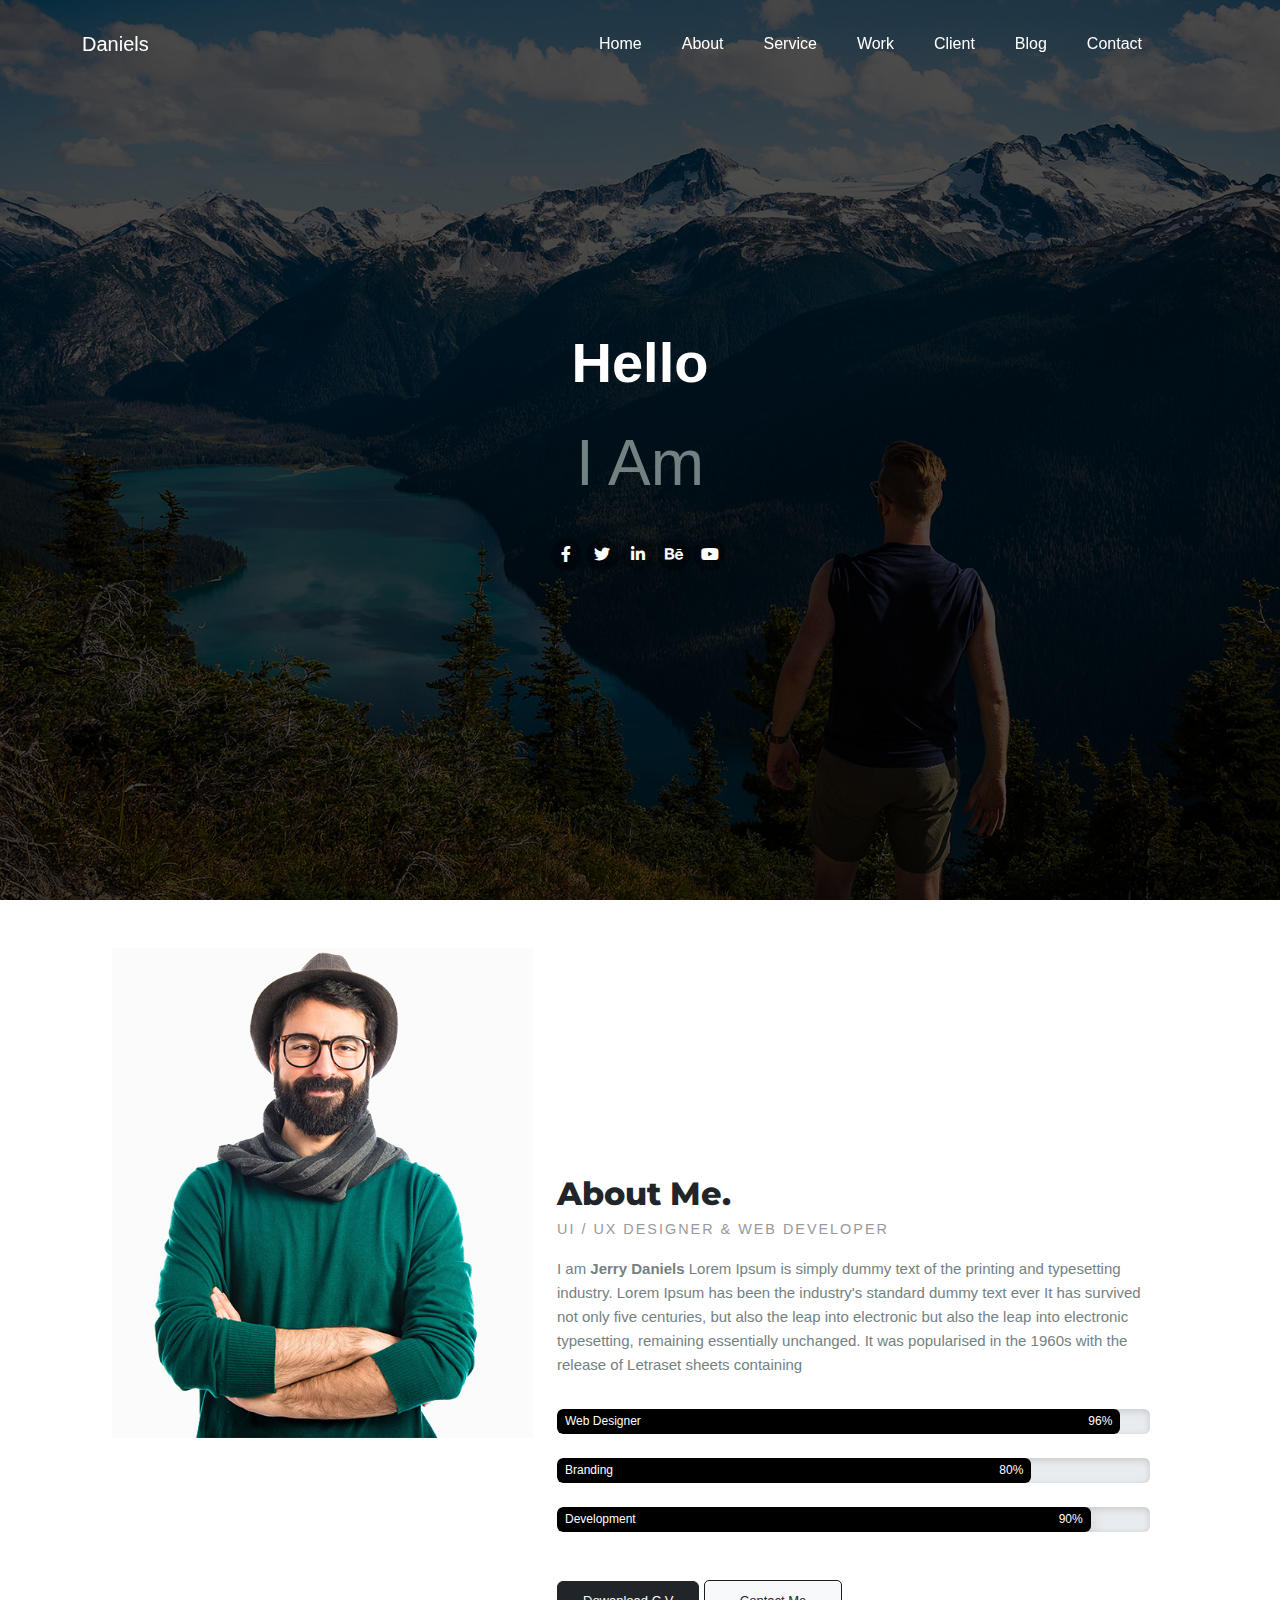
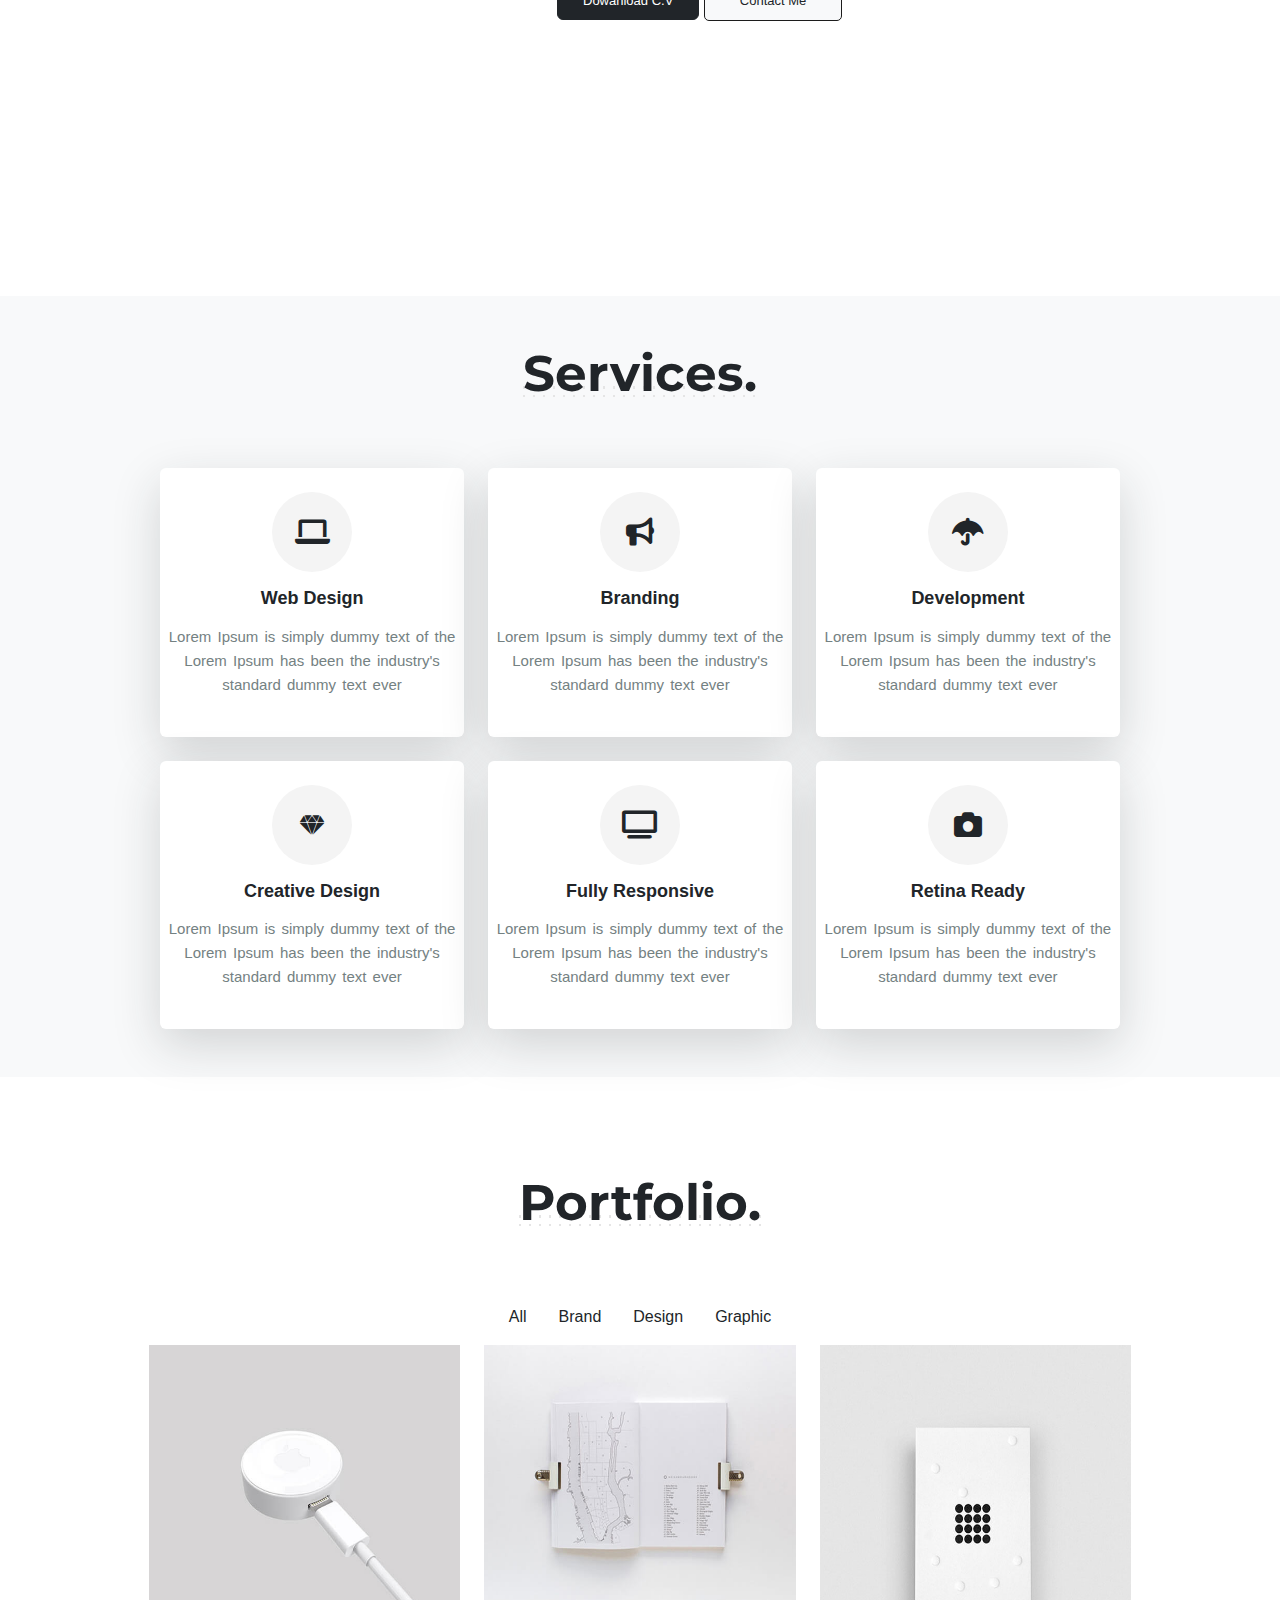
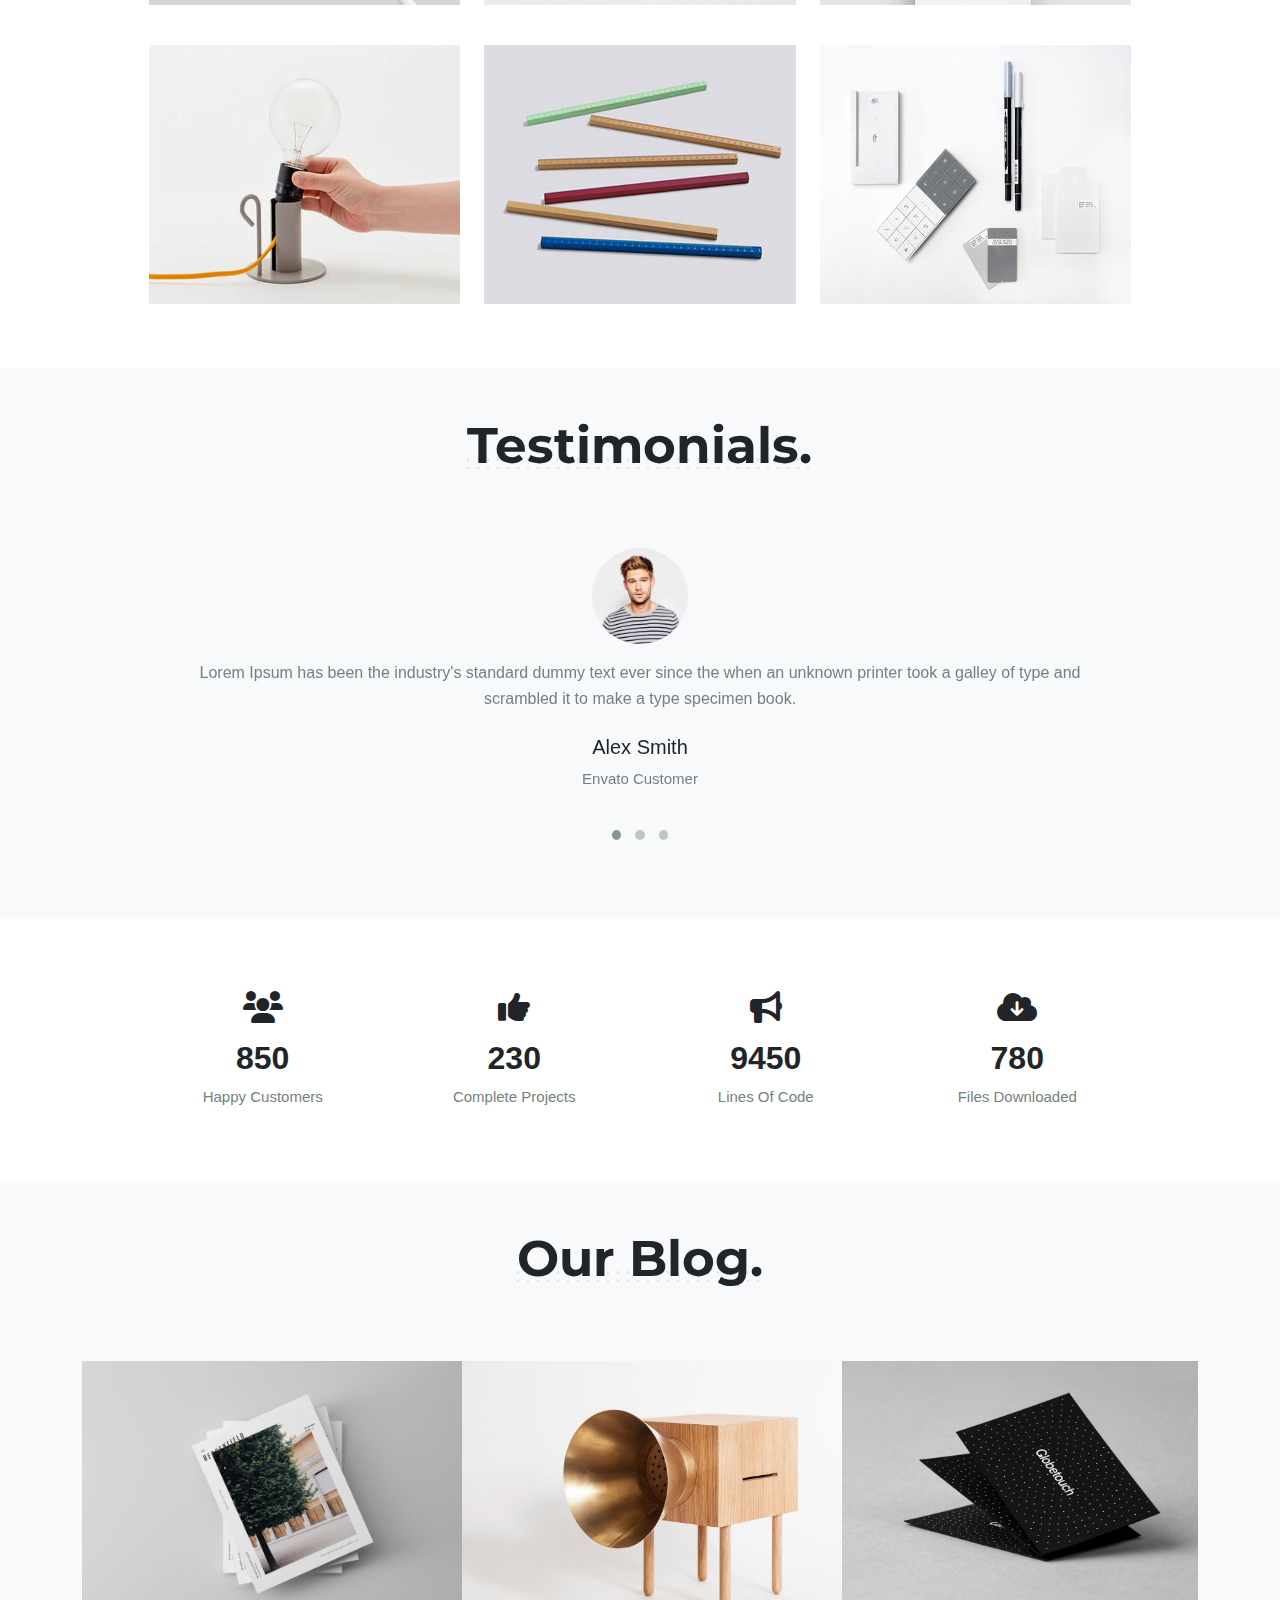
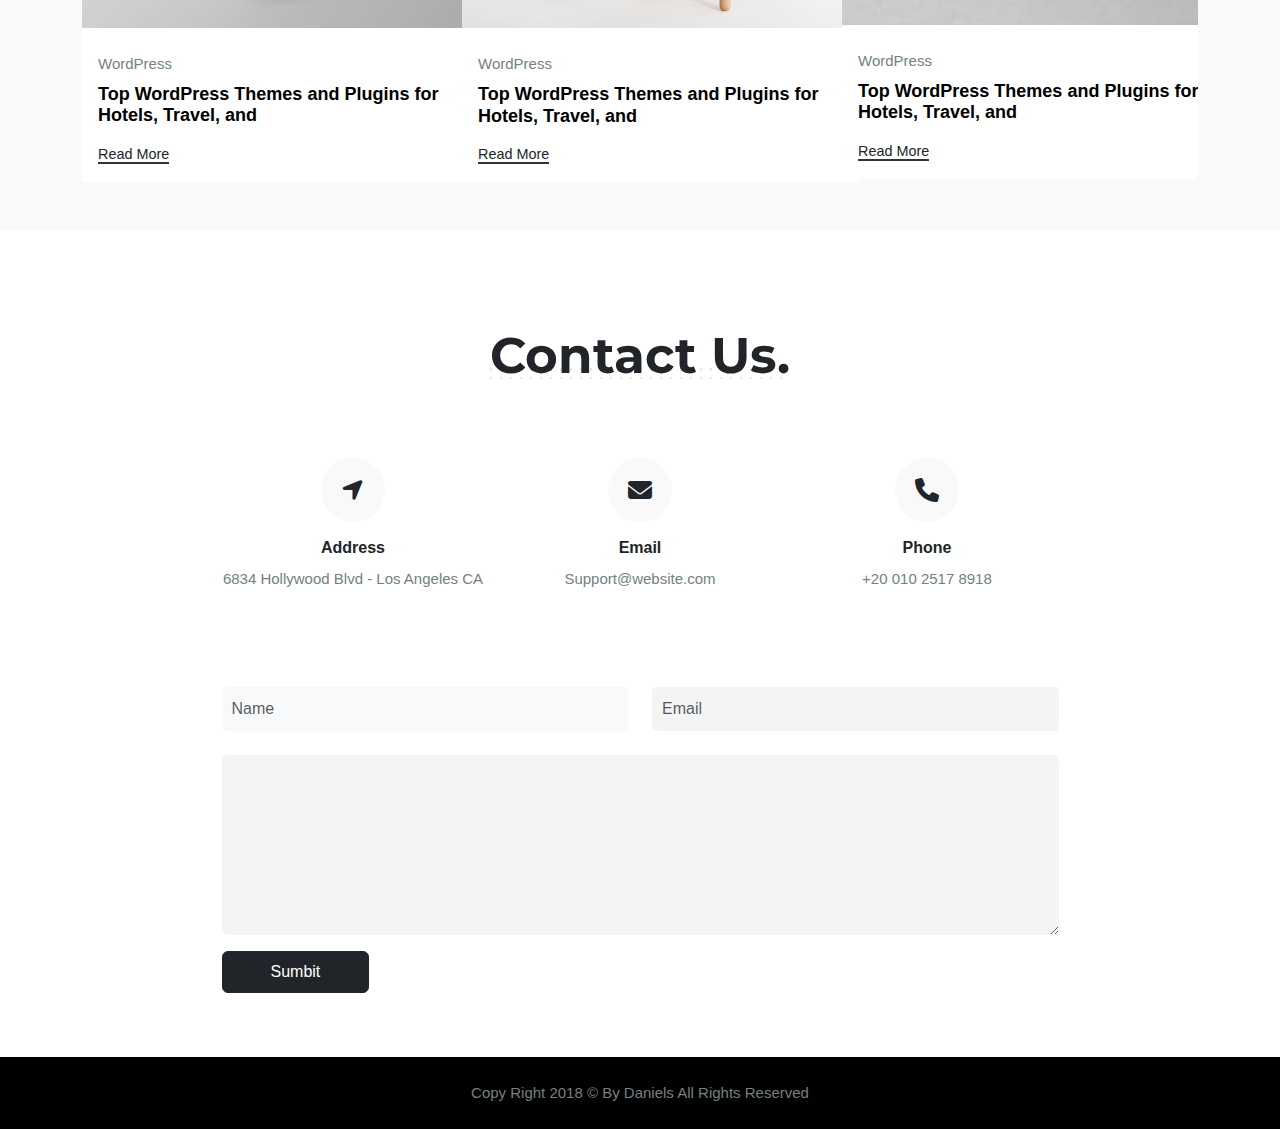
<file: index.html>
<!DOCTYPE html>
<html lang="en">

<head>
    <meta charset="UTF-8">
    <meta http-equiv="X-UA-Compatible" content="IE=edge">
    <meta name="viewport" content="width=device-width, initial-scale=1.0">
    <title>Document</title>
    <link rel="stylesheet" href="Css/bootstrap.min.css">
    <link href="https://fonts.googleapis.com/css2?family=Alegreya+Sans&family=Montserrat:wght@100;200;300;400;500;600;700;800;900&family=Roboto:ital,wght@0,300;0,500;0,700;0,900;1,100;1,400&display=swap" rel="stylesheet">
    <link rel="stylesheet" href="icofont/icofont.min.css">
    <link rel="stylesheet" href="Css/all.min.css">

    <link rel="stylesheet" href="Css/style.css">

</head>

<body>
    <nav class="navbar navbar-expand-lg bg-transparent fixed-top p-4  navbar-dark">
        <div class="container">
            <a class="navbar-brand" href="#">Daniels</a>
            <button class="navbar-toggler" type="button" data-bs-toggle="collapse" data-bs-target="#navbarSupportedContent" aria-controls="navbarSupportedContent" aria-expanded="false" aria-label="Toggle navigation">
                <span class="navbar-toggler-icon"></span>
            </button>
            <div class="collapse navbar-collapse  " id="navbarSupportedContent">
                <ul class="navbar-nav ms-auto mb-2 mb-lg-0 ">
                    <li class="nav-item pe-4">
                        <a class="nav-link active" href="#">Home</a>
                    </li>
                    <li class="nav-item  pe-4">
                        <a class="nav-link " href="#"> About</a>
                    </li>
                    <li class="nav-item  pe-4">
                        <a class="nav-link  " href="#"> Service</a>
                    </li>
                    <li class="nav-item pe-4">
                        <a class="nav-link " href="#"> Work</a>
                    </li>
                    <li class="nav-item pe-4">
                        <a class="nav-link " href="#">Client</a>
                    </li>
                    <li class="nav-item pe-4">
                        <a class="nav-link " href="#">Blog</a>
                    </li>
                    <li class="nav-item pe-5 ">
                        <a class="nav-link " href="#">Contact</a>
                    </li>
                </ul>
            </div>
        </div>
    </nav>
    <!-- Header //SECTION -  -->
    <header id="home" class="vh-100">
        <div class="layer d-flex align-items-center justify-content-center">
            <div class="header-content text-white text-center">
                <h1 class="mb-3 fw-bolder">Hello</h1>
                <p class="mb-4 lead">I Am</p>
                <div class="social-media d-flex align-items-center justify-content-center">
                    <div class="icons d-flex align-items-center justify-content-center me-1">
                        <a href="" class="text-decoration-none  text-white"><i class="fa-brands fa-facebook-f"></i></a>
                    </div>
                    <div class="icons d-flex align-items-center justify-content-center  me-1">
                        <a href="" class="text-decoration-none text-white"><i class="fa-brands fa-twitter"></i></a>
                    </div>
                    <div class="icons d-flex align-items-center justify-content-center me-1 ">
                        <a href="" class="text-decoration-none text-white"><i class="fa-brands fa-linkedin-in"></i></a>
                    </div>
                    <div class="icons d-flex align-items-center justify-content-center  me-1">
                        <a href="" class="text-decoration-none text-white"><i class="fa-brands fa-behance"></i></a>
                    </div>
                    <div class="icons d-flex align-items-center justify-content-center  me-1">
                        <a href="" class="text-decoration-none text-white"><i class="fa-brands fa-youtube"></i></a>
                    </div>
                </div>
            </div>
        </div>


    </header>
    <section id="about" class=" py-5">
        <div class="container">
            <div class="row  align-items-center ">
                <div class="col-md-5">
                    <div class="about-photo vh-100 ">
                        <div class="about-img ">
                            <figure class="image">
                                <img class="w-100" src="img/hero.jpg" alt="">
                            </figure>
                        </div>
                    </div>
                </div>
                <div class="col-md-7">
                    <div class="about-content pe-5">
                        <h2 class="mb-1 ">About Me.</h2>
                        <span class="about-def pb-5">UI / UX DESIGNER & WEB DEVELOPER
                        </span>
                        <p class="py-3  mb-3 ">I am <strong class="">Jerry Daniels</strong> Lorem Ipsum is simply dummy text of the printing and typesetting industry. Lorem Ipsum has been the industry's standard dummy text ever It has survived not only five centuries, but also
                            the leap into electronic but also the leap into electronic typesetting, remaining essentially unchanged. It was popularised in the 1960s with the release of Letraset sheets containing</p>
                        <div class="progress mb-4" role="progressbar" aria-label="Example 20px high" aria-valuenow="25" aria-valuemin="0" aria-valuemax="100" style="height: 25px">
                            <div class="progress-bar bg-black rounded-2" style="width: 95%">
                                <div class="d-flex justify-content-between  px-2">
                                    <span class=" about-progress ">Web Designer</span>
                                    <span>96%</span>
                                </div>
                            </div>
                        </div>
                        <div class="progress mb-4" role="progressbar" aria-label="Example 20px high" aria-valuenow="25" aria-valuemin="0" aria-valuemax="100" style="height: 25px">
                            <div class="progress-bar bg-black rounded-2" style="width: 80%">
                                <div class="d-flex justify-content-between  px-2">
                                    <span class=" about-progress ">Branding</span>
                                    <span>80%</span>
                                </div>
                            </div>
                        </div>
                        <div class="progress mb-5" role="progressbar" aria-label="Example 20px high" aria-valuenow="25" aria-valuemin="0" aria-valuemax="100" style="height: 25px">
                            <div class="progress-bar bg-black shadow rounded-2" style="width: 90%">
                                <div class="d-flex justify-content-between  px-2">
                                    <span class=" about-progress ">Development</span>
                                    <span>90%</span>
                                </div>
                            </div>
                        </div>

                        <button type="button" class="btn btn-dark  about-btn ">Dowanload C.V</button>

                        <button type="button" class="btn btn-light about-btn  btn-outline-dark btn2">Contact Me</button>
                    </div>
                </div>
            </div>
        </div>
    </section>
    <!-- SERVICE //SECTION -  -->
    <section id="service" class="py-5 mb-5 bg-light">
        <div class="container">
            <div class="service-content">
                <div class="sec-header d-flex align-item-center justify-content-center">
                    <div class="header-dot ">
                        <h2 class="text-center fw-bolder">Services.</h2>
                    </div>

                </div>
                <div class="row g-4">
                    <div class="col-md-4">
                        <div class="card shadow-lg border-0 py-4 d-flex align-items-center justify-content-center text-center">
                            <div class="service-icon ">
                                <div class="icons d-flex align-items-center justify-content-center">
                                    <i class="fa-solid fa-laptop"></i>
                                </div>
                            </div>
                            <div class="card-body">
                                <h6>Web Design</h6>
                                <p class="card-text service-text ">Lorem Ipsum is simply dummy text of the Lorem Ipsum has been the industry's standard dummy text ever</p>
                            </div>
                        </div>

                    </div>
                    <div class="col-md-4">
                        <div class="card shadow-lg border-0 py-4 d-flex align-items-center justify-content-center text-center">
                            <div class="service-icon ">
                                <div class="icons d-flex align-items-center justify-content-center">
                                    <i class="fa-solid fa-bullhorn"></i>
                                </div>
                            </div>
                            <div class="card-body">
                                <h6>Branding</h6>
                                <p class="card-text service-text ">Lorem Ipsum is simply dummy text of the Lorem Ipsum has been the industry's standard dummy text ever</p>
                            </div>
                        </div>

                    </div>
                    <div class="col-md-4">
                        <div class="card shadow-lg border-0 py-4 d-flex align-items-center justify-content-center text-center">
                            <div class="service-icon ">
                                <div class="icons d-flex align-items-center justify-content-center">
                                    <i class="fa-solid fa-umbrella"></i>
                                </div>
                            </div>
                            <div class="card-body">
                                <h6>Development</h6>
                                <p class="card-text service-text ">Lorem Ipsum is simply dummy text of the Lorem Ipsum has been the industry's standard dummy text ever</p>
                            </div>
                        </div>

                    </div>
                    <div class="col-md-4">
                        <div class="card shadow-lg border-0 py-4 d-flex align-items-center justify-content-center text-center">
                            <div class="service-icon ">
                                <div class="icons d-flex align-items-center justify-content-center">
                                    <i class="icofont-diamond"></i>
                                </div>
                            </div>
                            <div class="card-body">
                                <h6>Creative Design</h6>
                                <p class="card-text service-text ">Lorem Ipsum is simply dummy text of the Lorem Ipsum has been the industry's standard dummy text ever</p>
                            </div>
                        </div>

                    </div>
                    <div class="col-md-4">
                        <div class="card shadow-lg border-0 py-4 d-flex align-items-center justify-content-center text-center">
                            <div class="service-icon ">
                                <div class="icons d-flex align-items-center justify-content-center">
                                    <i class="fa-solid fa-tv"></i>
                                </div>
                            </div>
                            <div class="card-body">
                                <h6>Fully Responsive</h6>
                                <p class="card-text service-text ">Lorem Ipsum is simply dummy text of the Lorem Ipsum has been the industry's standard dummy text ever</p>
                            </div>
                        </div>

                    </div>
                    <div class="col-md-4">
                        <div class="card shadow-lg border-0 py-4 d-flex align-items-center justify-content-center text-center">
                            <div class="service-icon ">
                                <div class="icons d-flex align-items-center justify-content-center">
                                    <i class="fa-solid fa-camera"></i>
                                </div>
                            </div>
                            <div class="card-body">
                                <h6>Retina Ready</h6>
                                <p class="card-text service-text ">Lorem Ipsum is simply dummy text of the Lorem Ipsum has been the industry's standard dummy text ever</p>
                            </div>
                        </div>

                    </div>


                </div>
            </div>
        </div>
    </section>
    <!-- Start OF Portfolio. //SECTION -->

    <section id="work" class="py-5 ">
        <div class="container">
            <div class="section">
                <div class="sec-header mb-2 d-flex align-item-center justify-content-center">
                    <div class="header-dot ">
                        <h2 class="text-center fw-bolder">Portfolio.</h2>
                    </div>
                </div>
                <div class="optionc d-flex align-items-between justify-content-center">
                    <ul class="list-unstyled  text-center d-flex align-items-center justify-content-center">
                        <li class="px-3">All</li>
                        <li class="px-3">Brand</li>
                        <li class="px-3">Design</li>
                        <li class="px-3">Graphic</li>
                    </ul>
                </div>
                <div class="row g-4">
                    <div class="col-md-4">
                        <div class="portfolio-content">
                            <figure>
                                <img class="w-100" src="img/portfolio/1.jpg" alt="">
                                <div class="overlayer d-flex align-items-center justify-content-center text-center">
                                    <div class="overlayer-text">
                                        <h6>Web Design</h6>
                                        <div class="web-icon d-flex align-items-center justify-content-center text-center">
                                            <div class="icons me-2 d-flex justify-content-center align-items-center"><i class="fa-solid fa-link"></i></div>
                                            <div class="icons d-flex justify-content-center align-items-center"><i class="fa-solid fa-magnifying-glass"></i></div>
                                        </div>
                                    </div>
                                </div>

                            </figure>
                        </div>
                    </div>
                    <div class="col-md-4">
                        <div class="portfolio-content">
                            <figure>
                                <img class="w-100" src="img/portfolio/2.jpg" alt="">
                                <div class="overlayer d-flex align-items-center justify-content-center text-center">
                                    <div class="overlayer-text">
                                        <h6>Web Design</h6>
                                        <div class="web-icon d-flex align-items-center justify-content-center text-center">
                                            <div class="icons me-2 d-flex justify-content-center align-items-center"><i class="fa-solid fa-link"></i></div>
                                            <div class="icons d-flex justify-content-center align-items-center"><i class="fa-solid fa-magnifying-glass"></i></div>
                                        </div>
                                    </div>
                                </div>

                            </figure>
                        </div>
                    </div>
                    <div class="col-md-4">
                        <div class="portfolio-content">
                            <figure>
                                <img class="w-100" src="img/portfolio/3.jpg" alt="">
                                <div class="overlayer d-flex align-items-center justify-content-center text-center">
                                    <div class="overlayer-text">
                                        <h6>Web Design</h6>
                                        <div class="web-icon d-flex align-items-center justify-content-center text-center">
                                            <div class="icons me-2 d-flex justify-content-center align-items-center"><i class="fa-solid fa-link"></i></div>
                                            <div class="icons d-flex justify-content-center align-items-center"><i class="fa-solid fa-magnifying-glass"></i></div>
                                        </div>
                                    </div>
                                </div>

                            </figure>
                        </div>
                    </div>
                    <div class="col-md-4">
                        <div class="portfolio-content">
                            <figure>
                                <img class="w-100" src="img/portfolio/4.jpg" alt="">
                                <div class="overlayer d-flex align-items-center justify-content-center text-center">
                                    <div class="overlayer-text">
                                        <h6>Web Design</h6>
                                        <div class="web-icon d-flex align-items-center justify-content-center text-center">
                                            <div class="icons me-2 d-flex justify-content-center align-items-center"><i class="fa-solid fa-link"></i></div>
                                            <div class="icons d-flex justify-content-center align-items-center"><i class="fa-solid fa-magnifying-glass"></i></div>
                                        </div>
                                    </div>
                                </div>

                            </figure>
                        </div>
                    </div>
                    <div class="col-md-4">
                        <div class="portfolio-content">
                            <figure>
                                <img class="w-100" src="img/portfolio/5.jpg" alt="">
                                <div class="overlayer d-flex align-items-center justify-content-center text-center">
                                    <div class="overlayer-text">
                                        <h6>Web Design</h6>
                                        <div class="web-icon d-flex align-items-center justify-content-center text-center">
                                            <div class="icons me-2 d-flex justify-content-center align-items-center"><i class="fa-solid fa-link"></i></div>
                                            <div class="icons d-flex justify-content-center align-items-center"><i class="fa-solid fa-magnifying-glass"></i></div>
                                        </div>
                                    </div>
                                </div>

                            </figure>
                        </div>
                    </div>
                    <div class="col-md-4">
                        <div class="portfolio-content">
                            <figure>
                                <img class="w-100" src="img/portfolio/6.jpg" alt="">
                                <div class="overlayer d-flex align-items-center justify-content-center text-center">
                                    <div class="overlayer-text">
                                        <h6>Web Design</h6>
                                        <div class="web-icon d-flex align-items-center justify-content-center text-center">
                                            <div class="icons me-2 d-flex justify-content-center align-items-center"><i class="fa-solid fa-link"></i></div>
                                            <div class="icons d-flex justify-content-center align-items-center"><i class="fa-solid fa-magnifying-glass"></i></div>
                                        </div>
                                    </div>
                                </div>

                            </figure>
                        </div>
                    </div>
                </div>
            </div>

        </div>
    </section>









    <!-- START OF CLIENT //SECTION -  -->
    <section id="client" class="py-5  bg-light">
        <div class="container">
            <div class="section">
                <div class="sec-header mb-2 d-flex align-item-center justify-content-center">
                    <div class="header-dot ">
                        <h2 class="text-center fw-bolder">Testimonials.</h2>
                    </div>
                </div>
            </div>
            <div class="row">
                <div class="col-md-12">
                    <div id="carouselExampleIndicators" class="carousel slide">
                        <div class="carousel-inner">
                            <div class="carousel-item  text-center active">
                                <figure><img src="img/clients/1 (1).jpg" alt="" class="custom rounded-circle"></figure>
                                <p class="client-info lead fs-6 mb-4">Lorem Ipsum has been the industry's standard dummy text ever since the when an unknown printer took a galley of type and scrambled it to make a type specimen book.</p>
                                <h6 class="fw-medium fs-5">Alex Smith</h6>
                                <p class="mb-4">Envato Customer</p>
                            </div>

                            <div class="carousel-item  text-center ">
                                <figure><img src="img/clients/1 (1).jpg" alt="" class="custom rounded-circle"></figure>
                                <p class="client-info lead fs-6 mb-4">Lorem Ipsum has been the industry's standard dummy text ever since the when an unknown printer took a galley of type and scrambled it to make a type specimen book.</p>
                                <h6 class="fw-medium fs-5">Alex Smith</h6>
                                <p class="mb-4">Envato Customer</p>
                            </div>
                            <div class="carousel-item  text-center ">
                                <figure><img src="img/clients/1 (1).jpg" alt="" class="custom rounded-circle"></figure>
                                <p class="client-info lead fs-6 mb-4">Lorem Ipsum has been the industry's standard dummy text ever since the when an unknown printer took a galley of type and scrambled it to make a type specimen book.</p>
                                <h6 class="fw-medium fs-5">Alex Smith</h6>
                                <p class="mb-4">Envato Customer</p>
                            </div>
                        </div>

                        <div class="carousel-indicators  position-static ">
                            <button type="button" data-bs-target="#carouselExampleIndicators" data-bs-slide-to="0" class="active btn-color" aria-current="true" aria-label="Slide 1"></button>
                            <button type="button" data-bs-target="#carouselExampleIndicators" data-bs-slide-to="1" aria-label="Slide 2" class=" btn-color"></button>

                            <button type="button" data-bs-target="#carouselExampleIndicators" data-bs-slide-to="2" aria-label="Slide 3" class=" btn-color"></button>

                        </div>
                    </div>

                </div>
            </div>
        </div>

    </section>
    <!-- START OF ACTIVITIES //SECTION -  -->
    <section class="py-4">
        <div class="container">
            <div class="section">
                <div class="row">
                    <div class="col-md-3">
                        <div class="activities text-center py-5">
                            <i class="fa-solid fa-users"></i>
                            <h3>850</h3>
                            <p>Happy Customers</p>
                        </div>
                    </div>
                    <div class="col-md-3">
                        <div class="activities text-center py-5">
                            <i class="fa-solid fa-thumbs-up"></i>
                            <h3>230</h3>
                            <p>Complete Projects</p>
                        </div>
                    </div>
                    <div class="col-md-3">
                        <div class="activities text-center py-5">
                            <i class="fa-solid fa-bullhorn"></i>
                            <h3>9450</h3>
                            <p>Lines Of Code</p>
                        </div>
                    </div>
                    <div class="col-md-3">
                        <div class="activities text-center py-5">
                            <i class="fa-solid fa-cloud-arrow-down"></i>
                            <h3>780</h3>
                            <p>Files Downloaded</p>
                        </div>
                    </div>
                </div>
            </div>
        </div>
    </section>
    <!-- START OF BLOG //SECTION -  -->
    <section id="blog" class="py-5 bg-light mb-5">
        <div class="container">
            <div class="section">
                <div class="sec-header mb-2 d-flex align-item-center justify-content-center">
                    <div class="header-dot ">
                        <h2 class="text-center fw-bolder">Our Blog.</h2>
                    </div>
                </div>
            </div>
            <div id="carouselExampleAutoplaying" class="carousel slide" data-bs-ride="carousel">
                <div class="carousel-inner ">
                    <div class="carousel-item active d-flex align-items-center justify-content-evenly">
                        <div class="row">
                            <div class="col-md-4">
                                <div class="card border-0  rounded-0" style="width: 25rem;">
                                    <div class="img-slider"><img src="img/blog/1.jpg" class="card-img-top rounded-0" alt="...">
                                    </div>
                                    <div class="card-body">
                                        <p class="card-text my-2 fw-light ">WordPress</p>
                                        <h6>
                                            <a href="#0  " class="text-decoration-none text-black">Top WordPress Themes and
                                                    Plugins for Hotels, Travel, and</a>
                                        </h6>
                                        <span class="more  ">
                                                <a href="#0" class="text-decoration-none text-dark ">Read More</a>
                                            </span>
                                    </div>

                                </div>
                            </div>
                            <div class="col-md-4">
                                <div class="card border-0  rounded-0" style="width: 25rem;">
                                    <div class="img-slider"><img src="img/blog/2.jpg" class="card-img-top rounded-0" alt="...">
                                    </div>
                                    <div class="card-body">
                                        <p class="card-text my-2 fw-light ">WordPress</p>
                                        <h6>
                                            <a href="#0  " class="text-decoration-none text-black">Top WordPress Themes and
                                                    Plugins for Hotels, Travel, and</a>
                                        </h6>
                                        <span class="more  ">
                                                <a href="#0" class="text-decoration-none text-dark ">Read More</a>
                                            </span>
                                    </div>

                                </div>
                            </div>
                            <div class="col-md-4">
                                <div class="card border-0  rounded-0" style="width: 25rem;">
                                    <div class="img-slider"><img src="img/blog/3.jpg" class="card-img-top rounded-0" alt="...">
                                    </div>
                                    <div class="card-body">
                                        <p class="card-text my-2 fw-light ">WordPress</p>
                                        <h6>
                                            <a href="#0  " class="text-decoration-none text-black">Top WordPress Themes and
                                                    Plugins for Hotels, Travel, and</a>
                                        </h6>
                                        <span class="more  ">
                                                <a href="#0" class="text-decoration-none text-dark ">Read More</a>
                                            </span>
                                    </div>

                                </div>
                            </div>
                        </div>

                    </div>
                    <!-- //!SECTION -->
                    <div class="carousel-item   ">

                        <div class="row">
                            <div class="col-md-4 overflow-hidden">
                                <div class="card border-0  ms-md-4  rounded-0" style="width: 25rem;">
                                    <div class="img-slider"><img src="img/blog/4.jpg" class="card-img-top rounded-0" alt="...">
                                    </div>
                                    <div class="card-body">
                                        <p class="card-text my-2 fw-light ">WordPress</p>
                                        <h6>
                                            <a href="#0  " class="text-decoration-none text-black">Top WordPress Themes and
                                            Plugins for Hotels, Travel, and</a>
                                        </h6>
                                        <span class="more  ">
                                        <a href="#0" class="text-decoration-none text-dark ">Read More</a>
                                    </span>
                                    </div>

                                </div>
                            </div>
                        </div>

                    </div>
                </div>
            </div>
        </div>
        <!--  <div class="card border-0  rounded-0" style="width: 25rem;">
                            <div class="img-slider"><img src="img/blog/1.jpg" class="card-img-top rounded-0" alt="...">
                            </div>
                            <div class="card-body">
                                <p class="card-text my-2 fw-light ">WordPress</p>
                                <h6>
                                    <a href="#0  " class="text-decoration-none text-black">Top WordPress Themes and
                                        Plugins for Hotels, Travel, and</a>
                                </h6>
                                <span class="more  ">
                                    <a href="#0" class="text-decoration-none text-dark ">Read More</a>
                                </span>
                            </div>

                        </div>
 -->
    </section>
    <!-- START OF CONTACT //SECTION -  -->
    <section id="contact" class="py-5">
        <div class="container">
            <div class="section">
                <div class="sec-header mb-2 d-flex align-item-center justify-content-center">
                    <div class="header-dot ">
                        <h2 class="text-center fw-bolder">Contact Us.</h2>
                    </div>
                </div>

                <div class="row mb-5 pb-5">
                    <div class="col-md-4">
                        <div class="contact-content text-center">
                            <div class="contact-icon mb-3 d-flex justify-content-center align-items-center">
                                <div class="icons  d-flex justify-content-center align-items-center">
                                    <i class="fa-solid fa-location-arrow"></i>
                                </div>
                            </div>
                            <div class="contact-text">
                                <h6>Address</h6>
                                <p>6834 Hollywood Blvd - Los Angeles CA</p>
                            </div>
                        </div>
                    </div>
                    <div class="col-md-4">
                        <div class="contact-content text-center">
                            <div class="contact-icon mb-3 d-flex justify-content-center align-items-center">
                                <div class="icons  d-flex justify-content-center align-items-center">
                                    <i class="fa-solid fa-envelope"></i>
                                </div>
                            </div>
                            <div class="contact-text">
                                <h6>Email</h6>
                                <p>Support@website.com</p>
                            </div>
                        </div>
                    </div>
                    <div class="col-md-4">
                        <div class="contact-content text-center">
                            <div class="contact-icon mb-3 d-flex justify-content-center align-items-center">
                                <div class="icons  d-flex justify-content-center align-items-center">
                                    <i class="fa-solid fa-phone"></i>
                                </div>
                            </div>
                            <div class="contact-text">
                                <h6>Phone</h6>
                                <p>+20 010 2517 8918</p>
                            </div>
                        </div>
                    </div>
                </div>
                <div class="row">
                    <div class="col-md-12">
                        <div class="mb-3">

                            <form action="">
                                <div class="form-input d-flex mb-4">
                                    <input type="email" class="form-control input-size me-4 form-bg bg-secondary-subtle" id="exampleFormControlInput1" placeholder="Name">
                                    <input type="email" class="form-control input-size form-bg" id="exampleFormControlInput2" placeholder="Email">

                                </div>
                                <div class="mb-3">
                                    <textarea class="form-control form-bg  " id="exampleFormControlTextarea1" rows="7"></textarea>
                                </div>
                                <button type="button" class="btn btn-dark py-2 px-5">Sumbit</button>
                            </form>
                        </div>
                    </div>
                </div>
            </div>
        </div>
    </section>
    <footer class="py-4 bg-black">
        <div class="container">
            <div class="row">
                <div class="col-md-12">
                    <div class="rights text-center">
                        <p>Copy Right 2018 © By Daniels All Rights Reserved</p>
                    </div>

                </div>
            </div>
        </div>
    </footer>
    <script src="Js/bootstrap.bundle.js"></script>
</body>
<!--  d-flex justify-content-center align-items-center -->

</html>
</file>
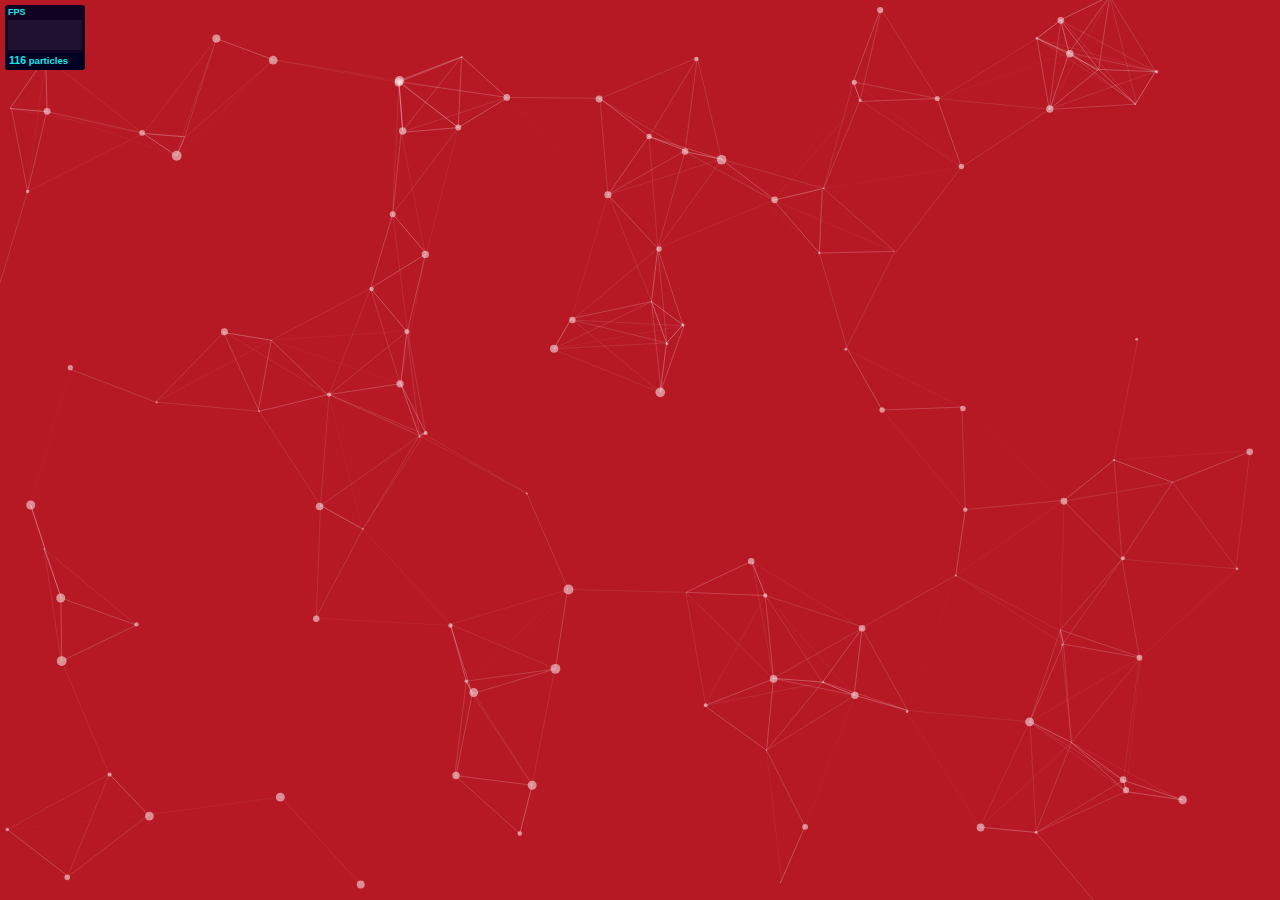
<file: particles.js-master/demo/index.html>
<!DOCTYPE html>
<html lang="en">
<head>
  <meta charset="utf-8">
  <title>particles.js</title>
  <meta name="description" content="particles.js is a lightweight JavaScript library for creating particles.">
  <meta name="author" content="Vincent Garreau" />
  <meta name="viewport" content="width=device-width, initial-scale=1.0, minimum-scale=1.0, maximum-scale=1.0, user-scalable=no">
  <link rel="stylesheet" media="screen" href="css/style.css">
</head>
<body>

<!-- count particles -->
<div class="count-particles">
  <span class="js-count-particles">--</span> particles
</div>

<!-- particles.js container -->
<div id="particles-js"></div>

<!-- scripts -->
<script src="../particles.js"></script>
<script src="js/app.js"></script>

<!-- stats.js -->
<script src="js/lib/stats.js"></script>
<script>
  var count_particles, stats, update;
  stats = new Stats;
  stats.setMode(0);
  stats.domElement.style.position = 'absolute';
  stats.domElement.style.left = '0px';
  stats.domElement.style.top = '0px';
  document.body.appendChild(stats.domElement);
  count_particles = document.querySelector('.js-count-particles');
  update = function() {
    stats.begin();
    stats.end();
    if (window.pJSDom[0].pJS.particles && window.pJSDom[0].pJS.particles.array) {
      count_particles.innerText = window.pJSDom[0].pJS.particles.array.length;
    }
    requestAnimationFrame(update);
  };
  requestAnimationFrame(update);
</script>

</body>
</html>
</file>
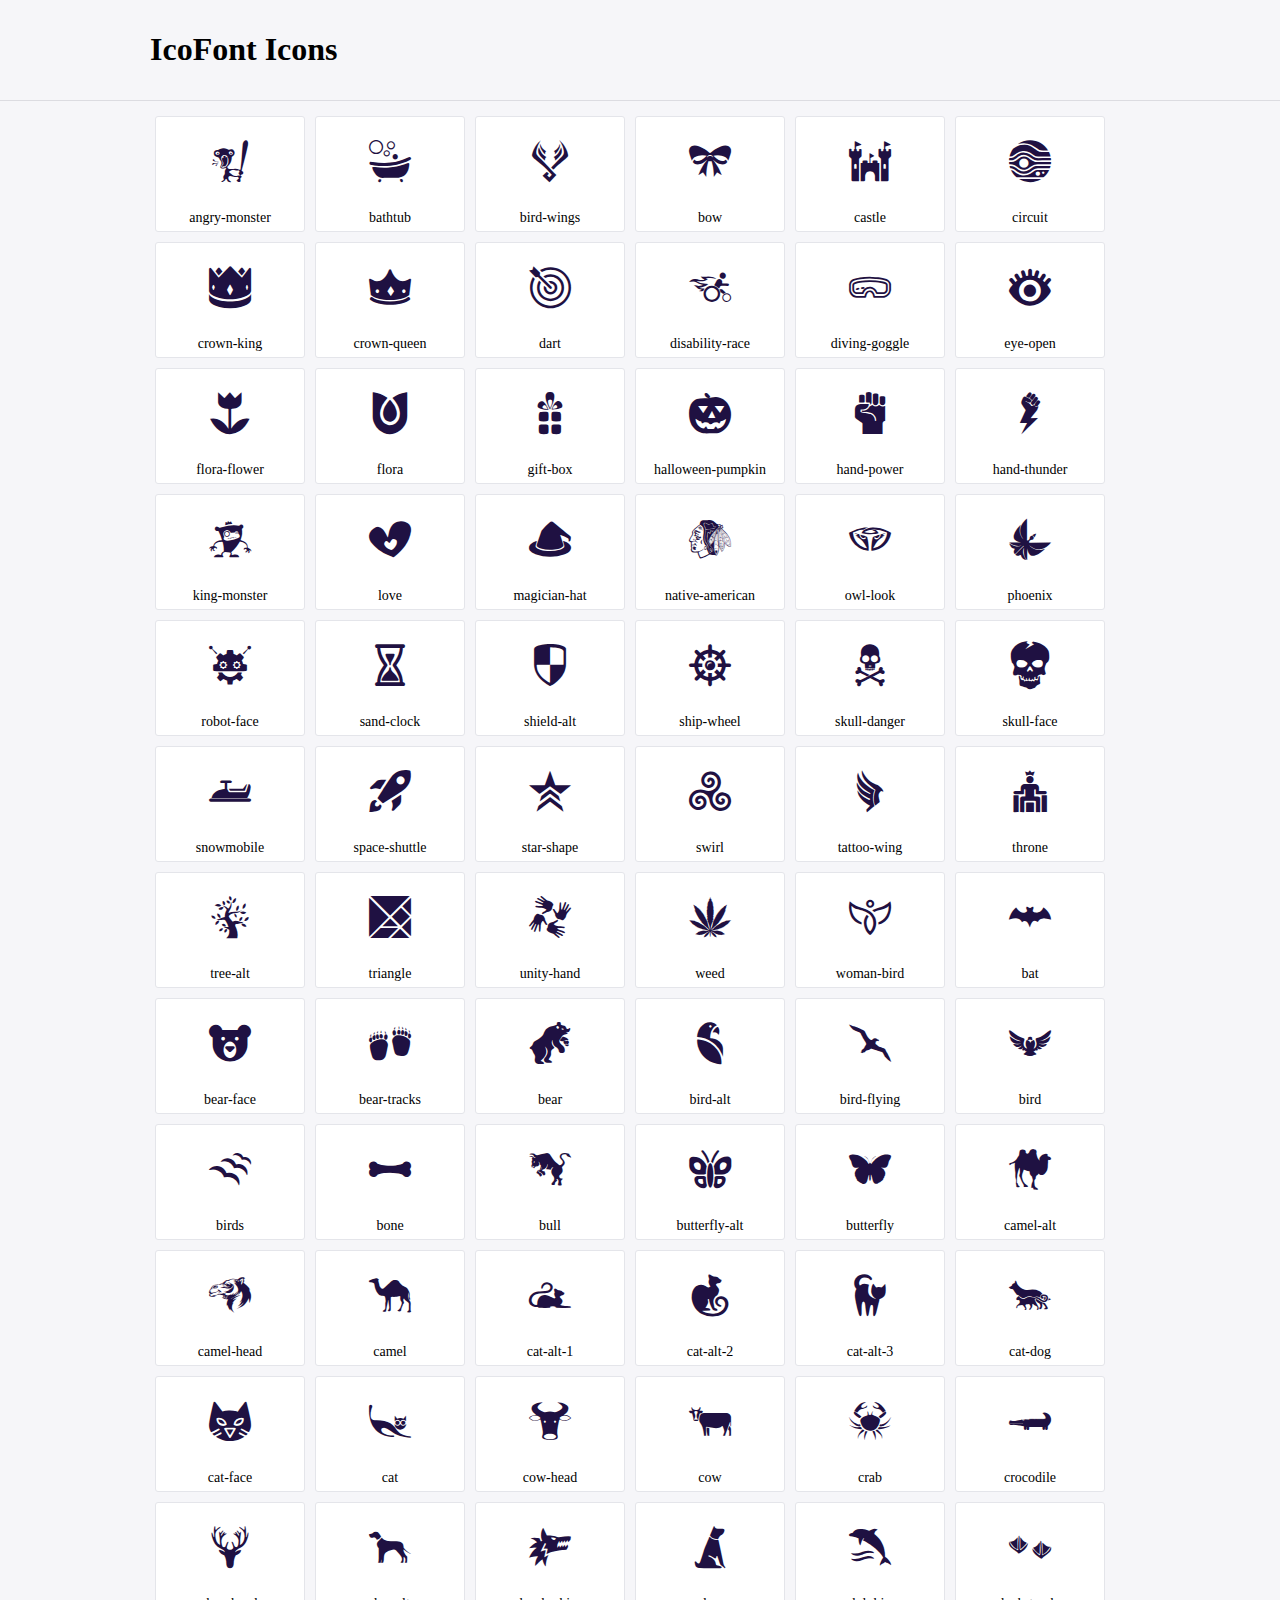
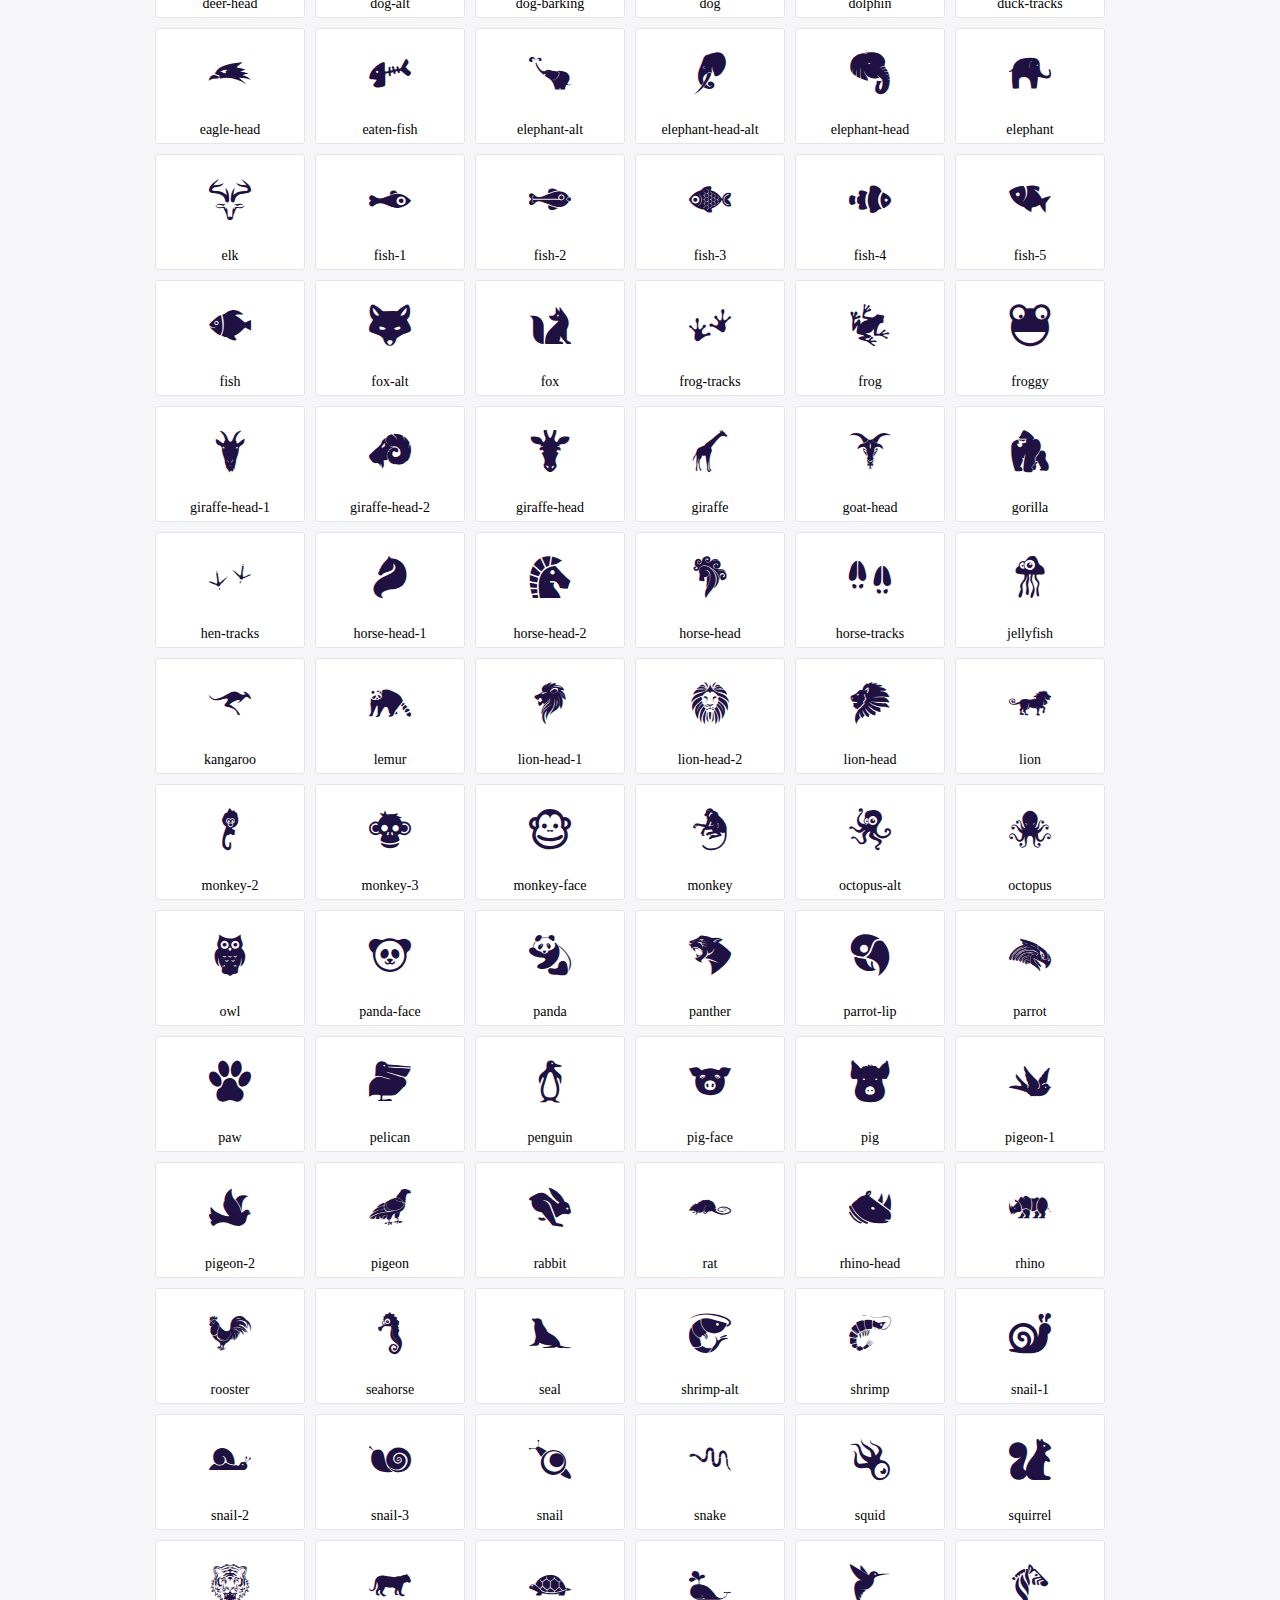
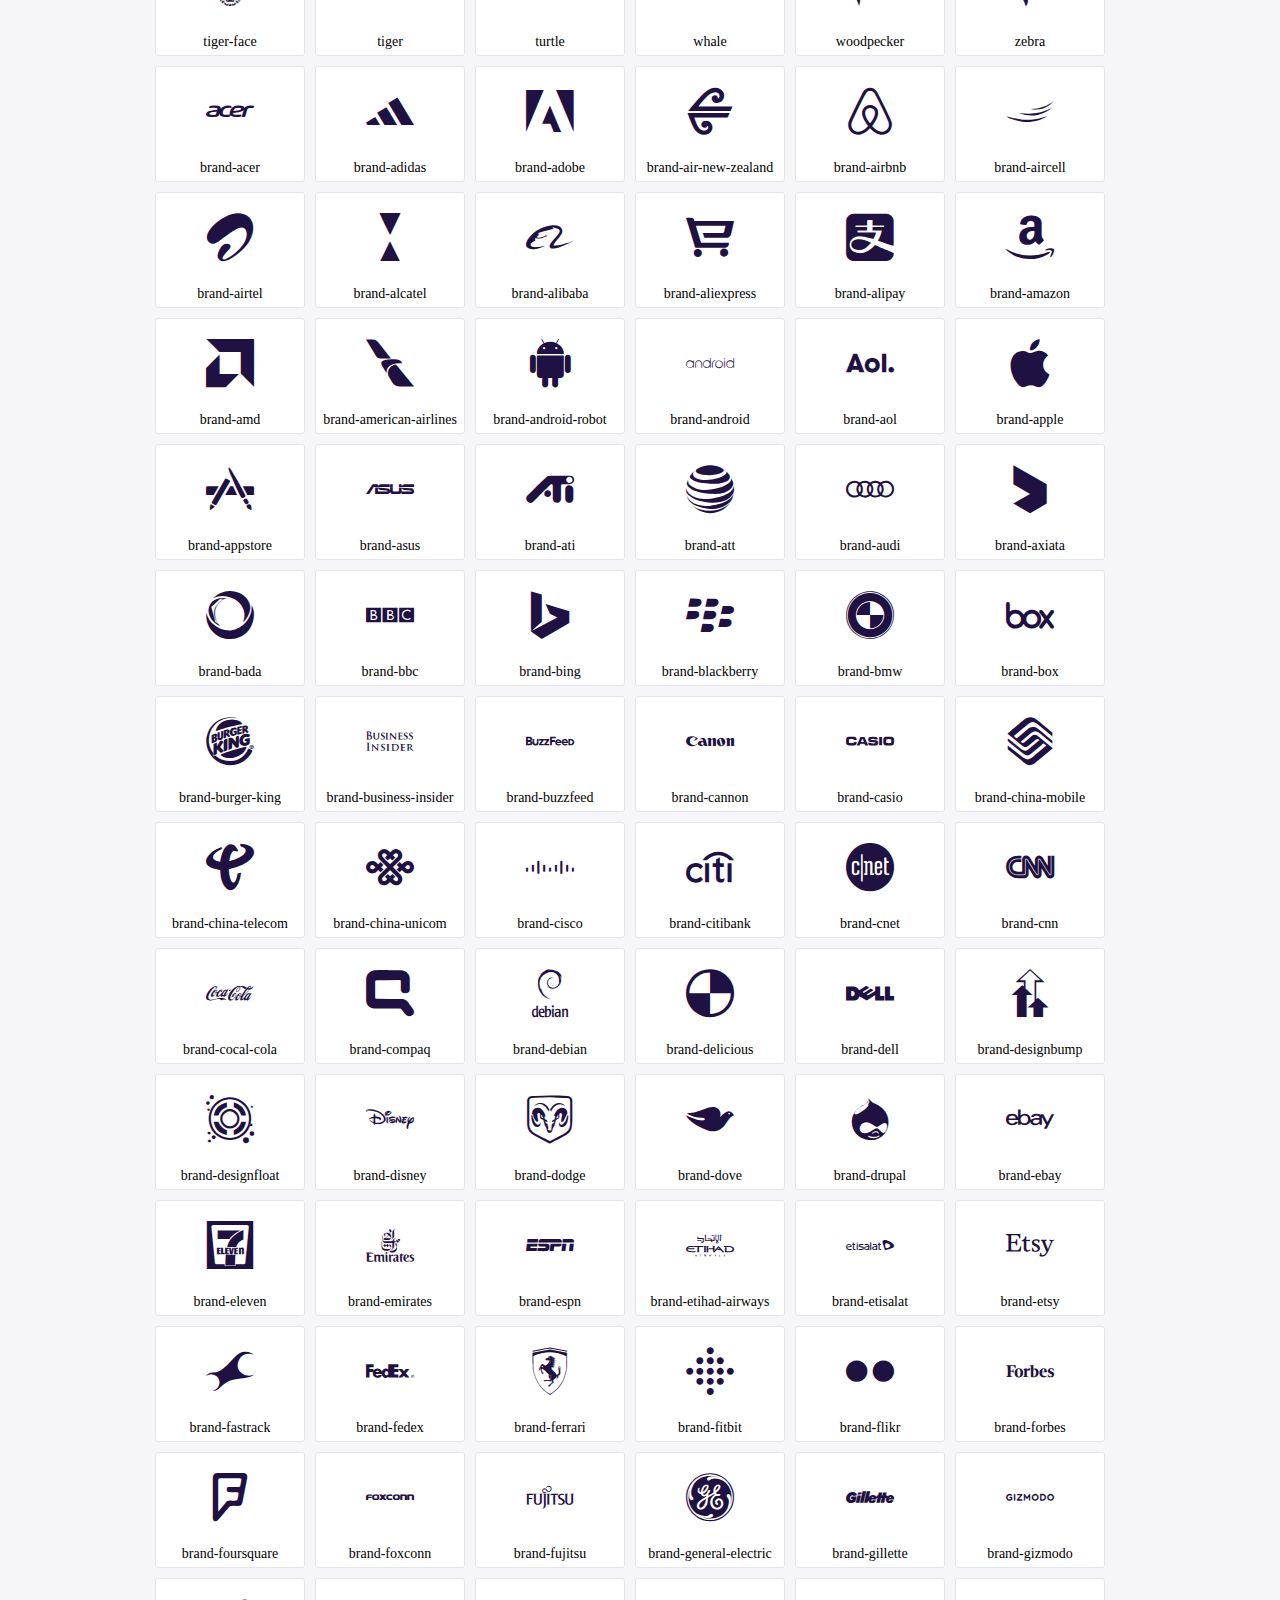
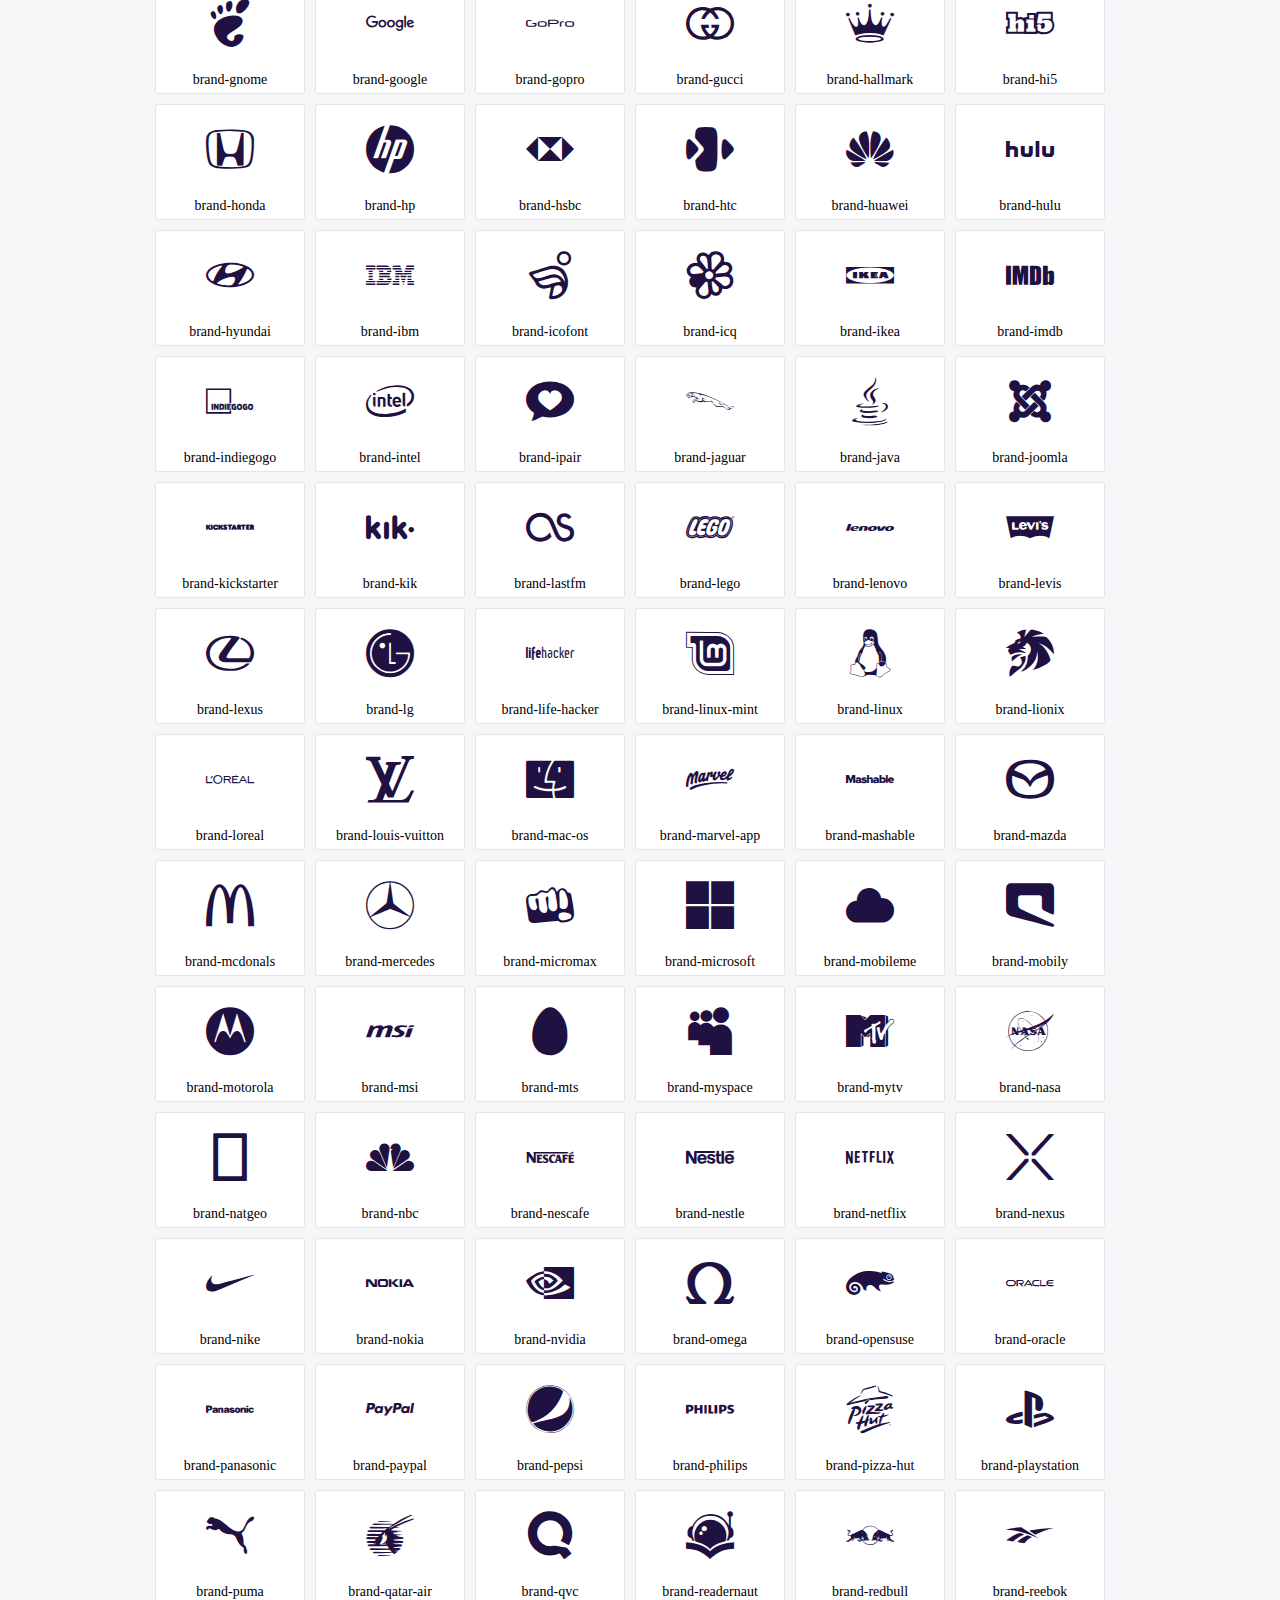
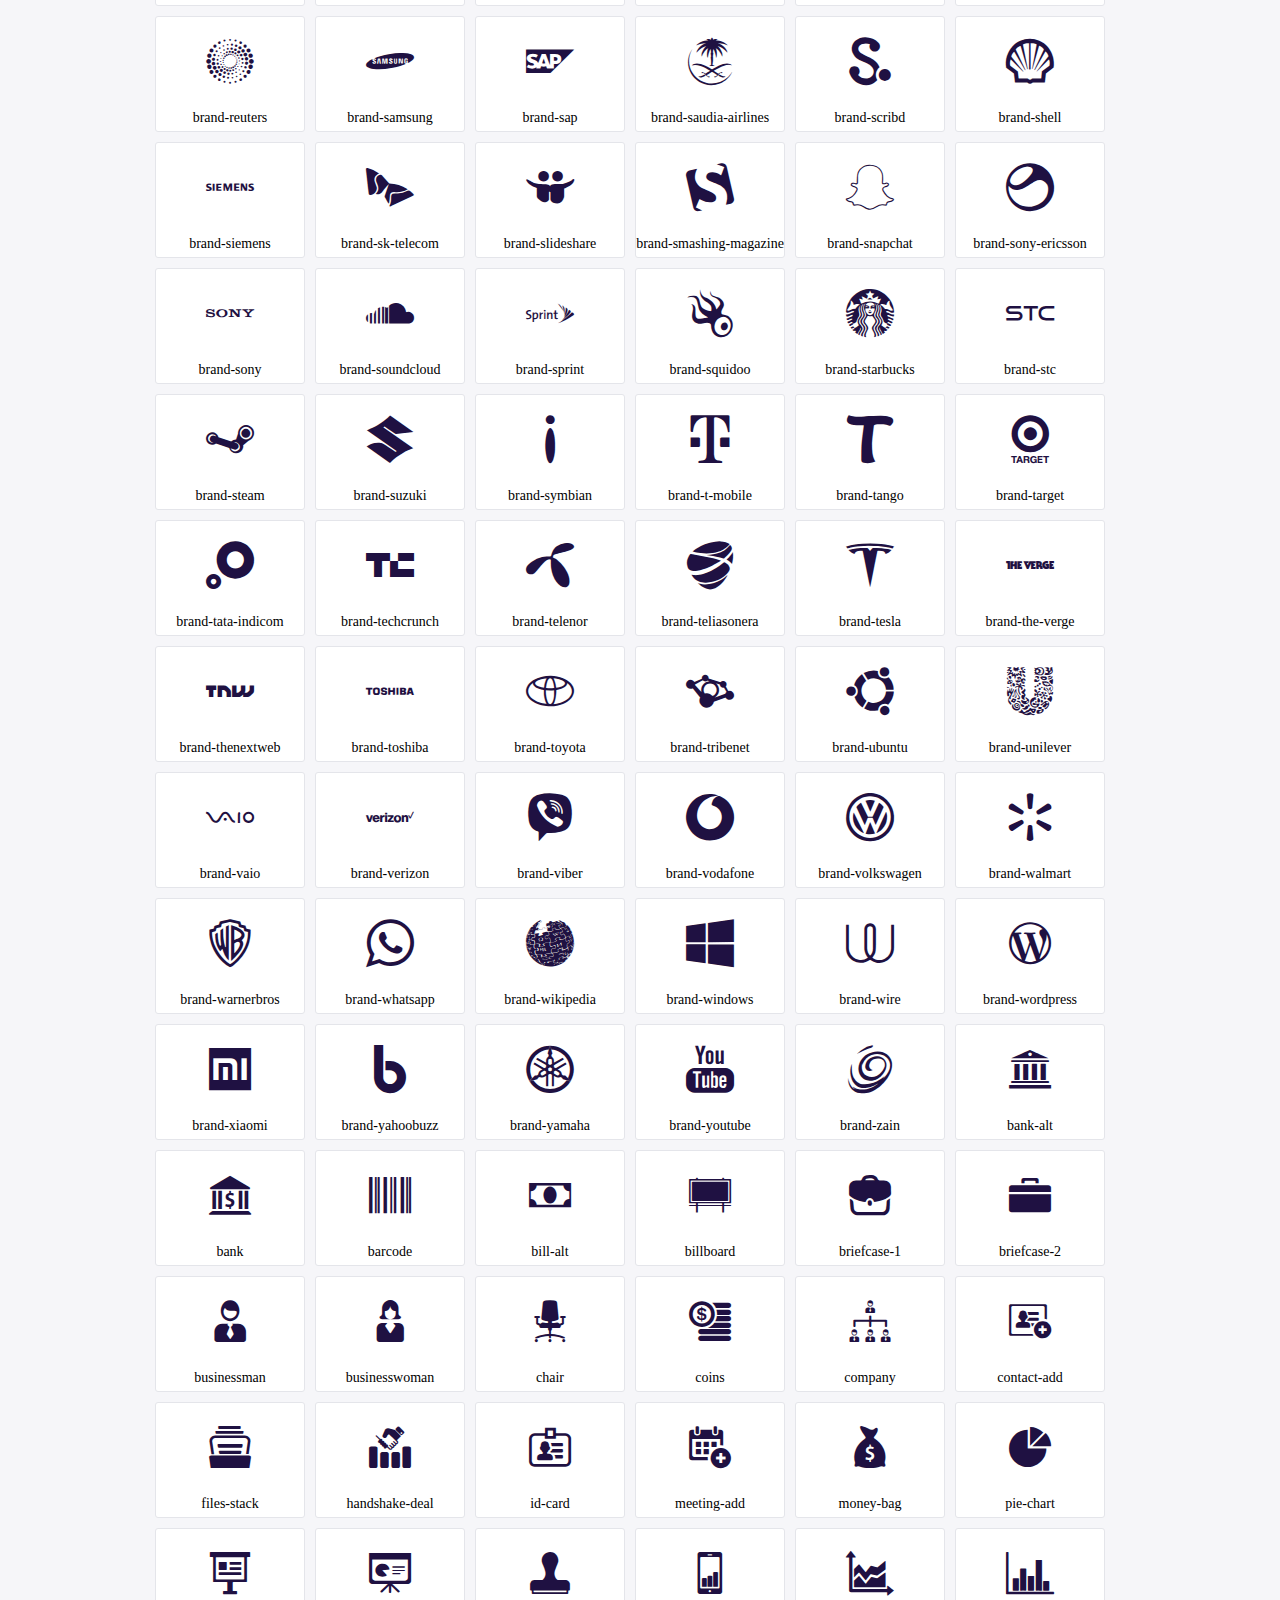
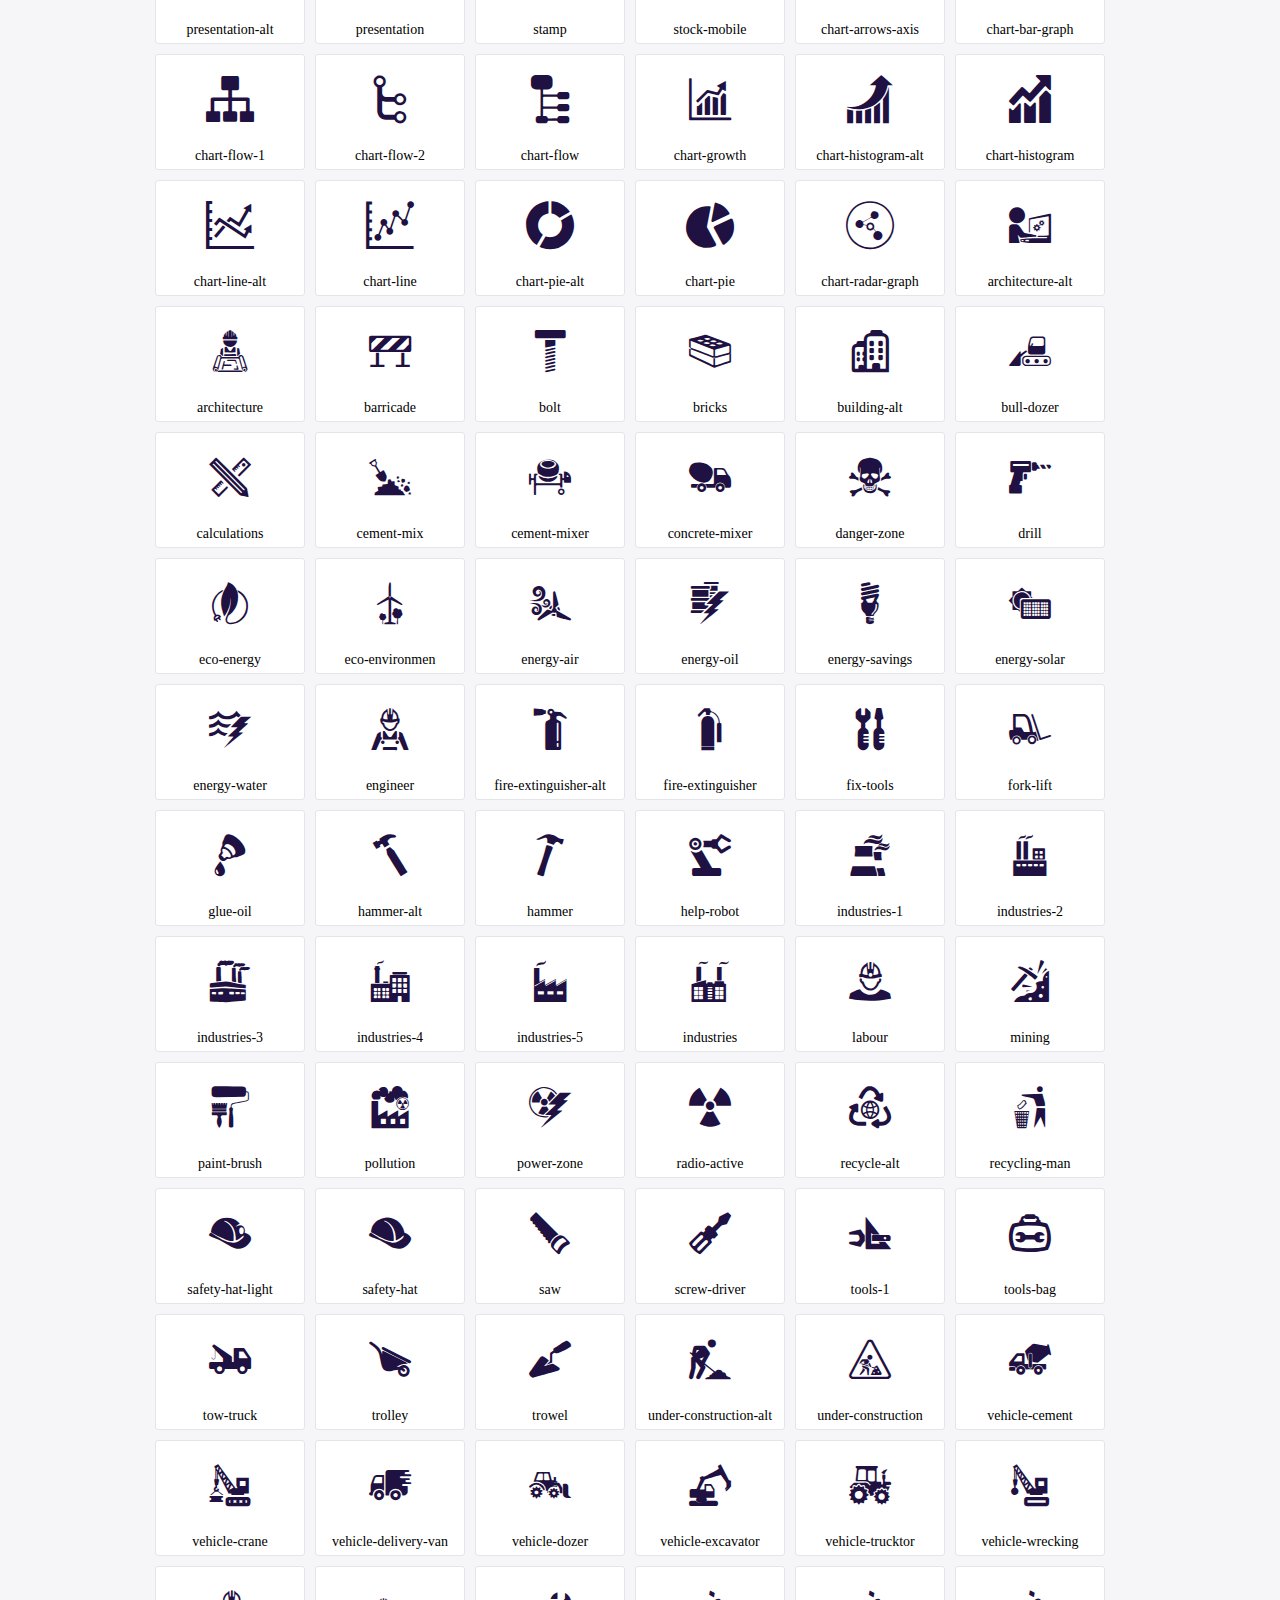
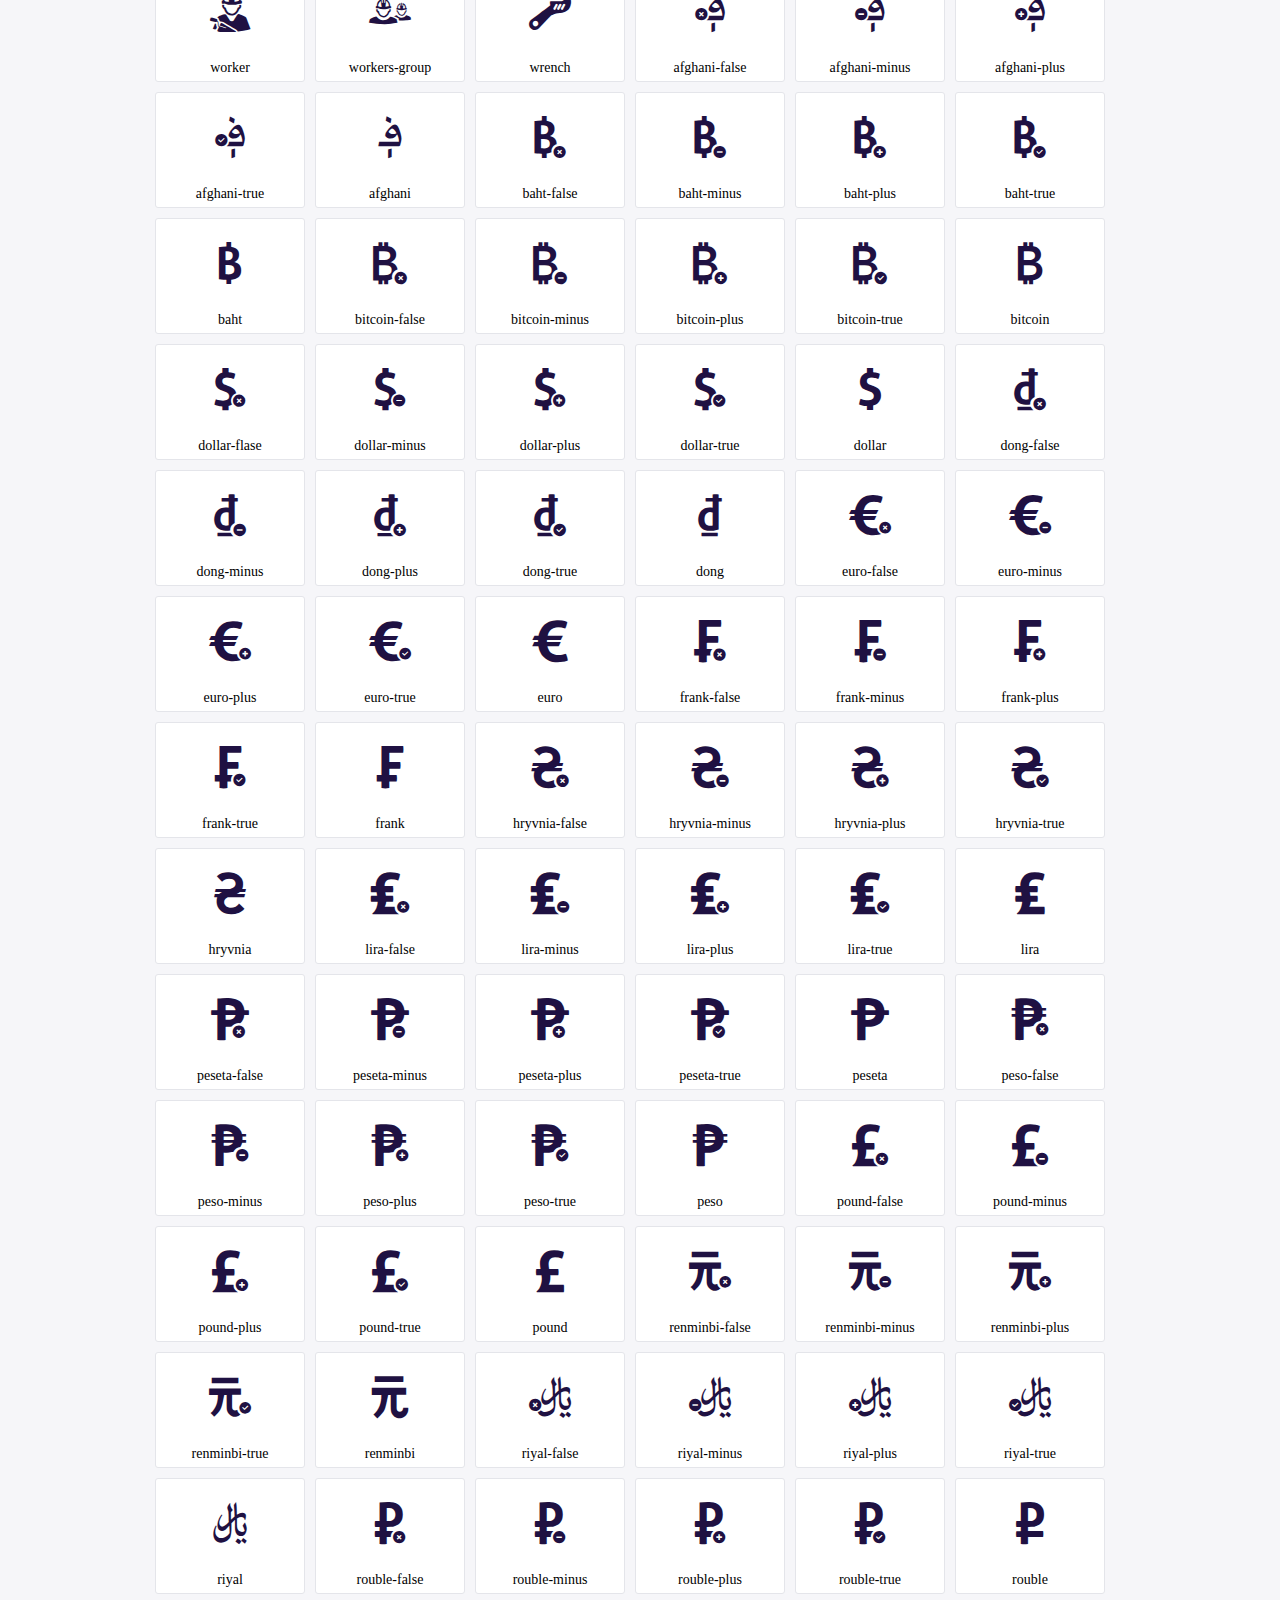
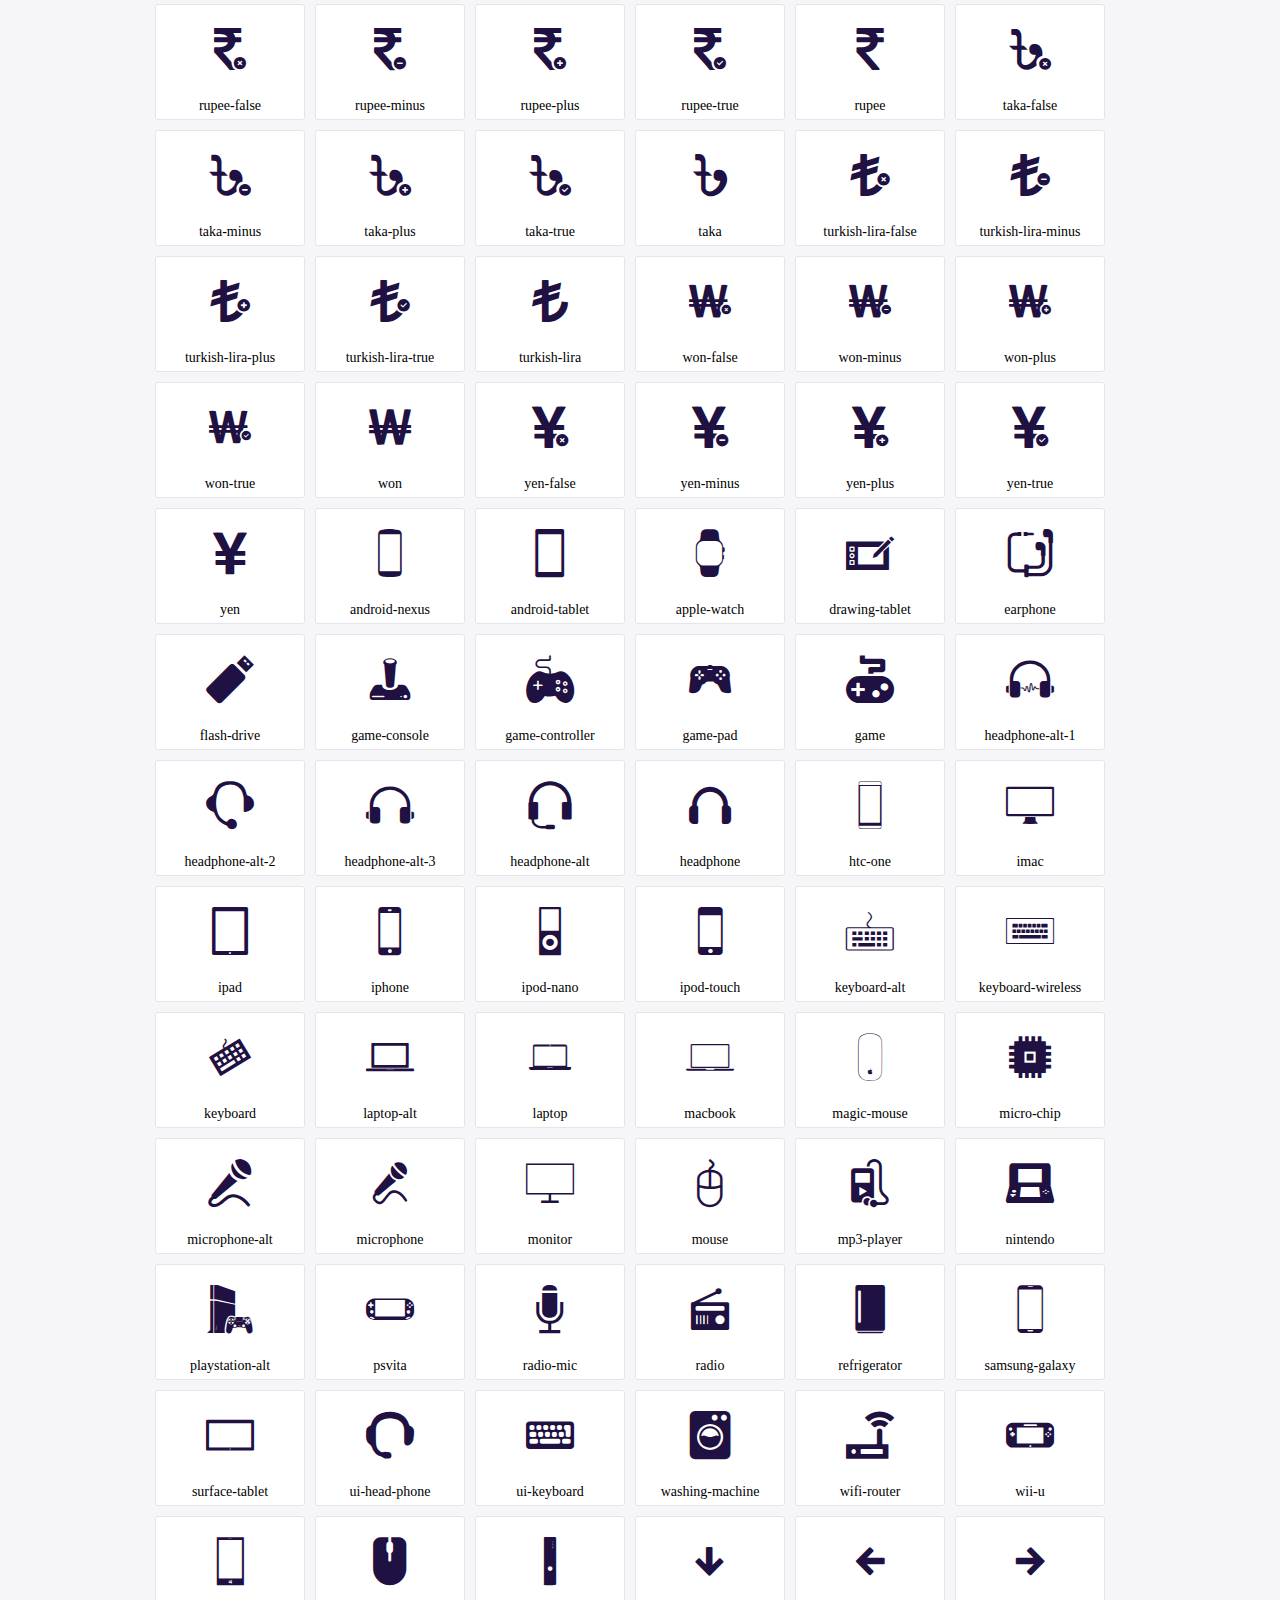
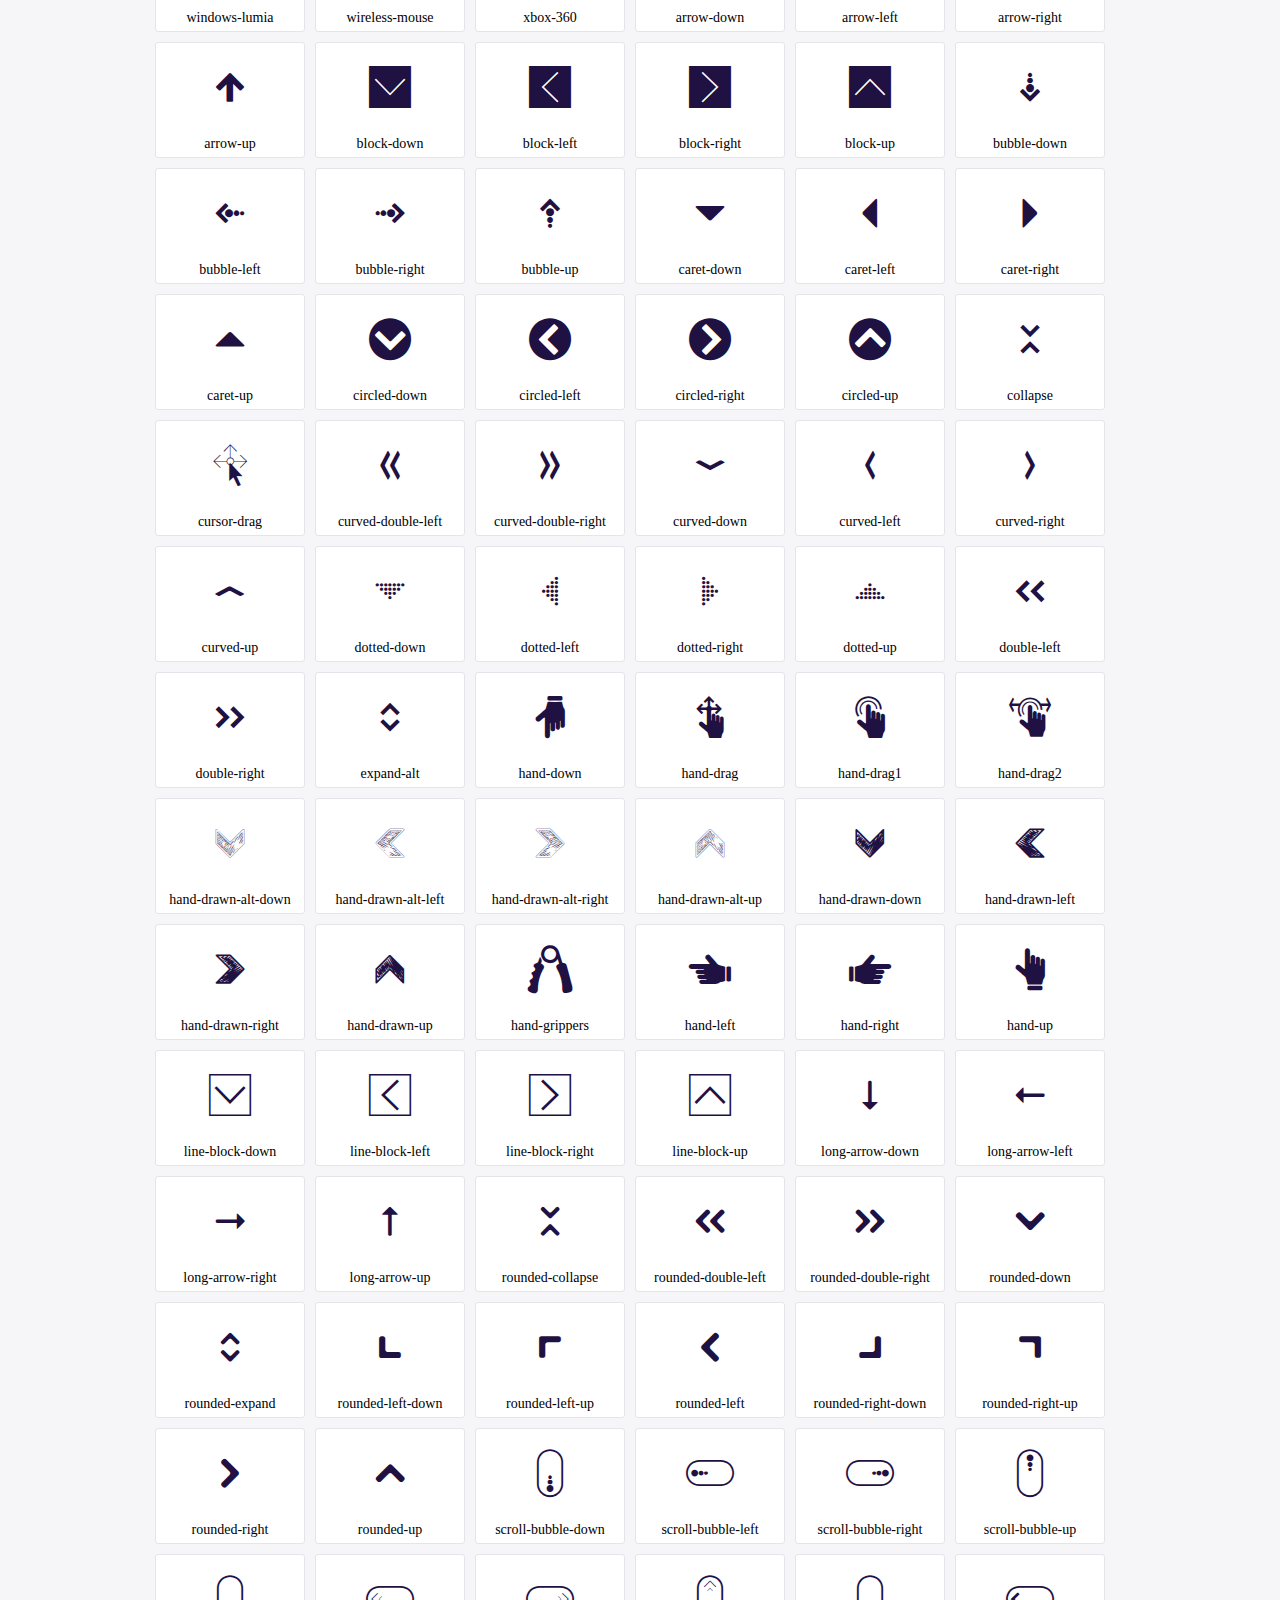
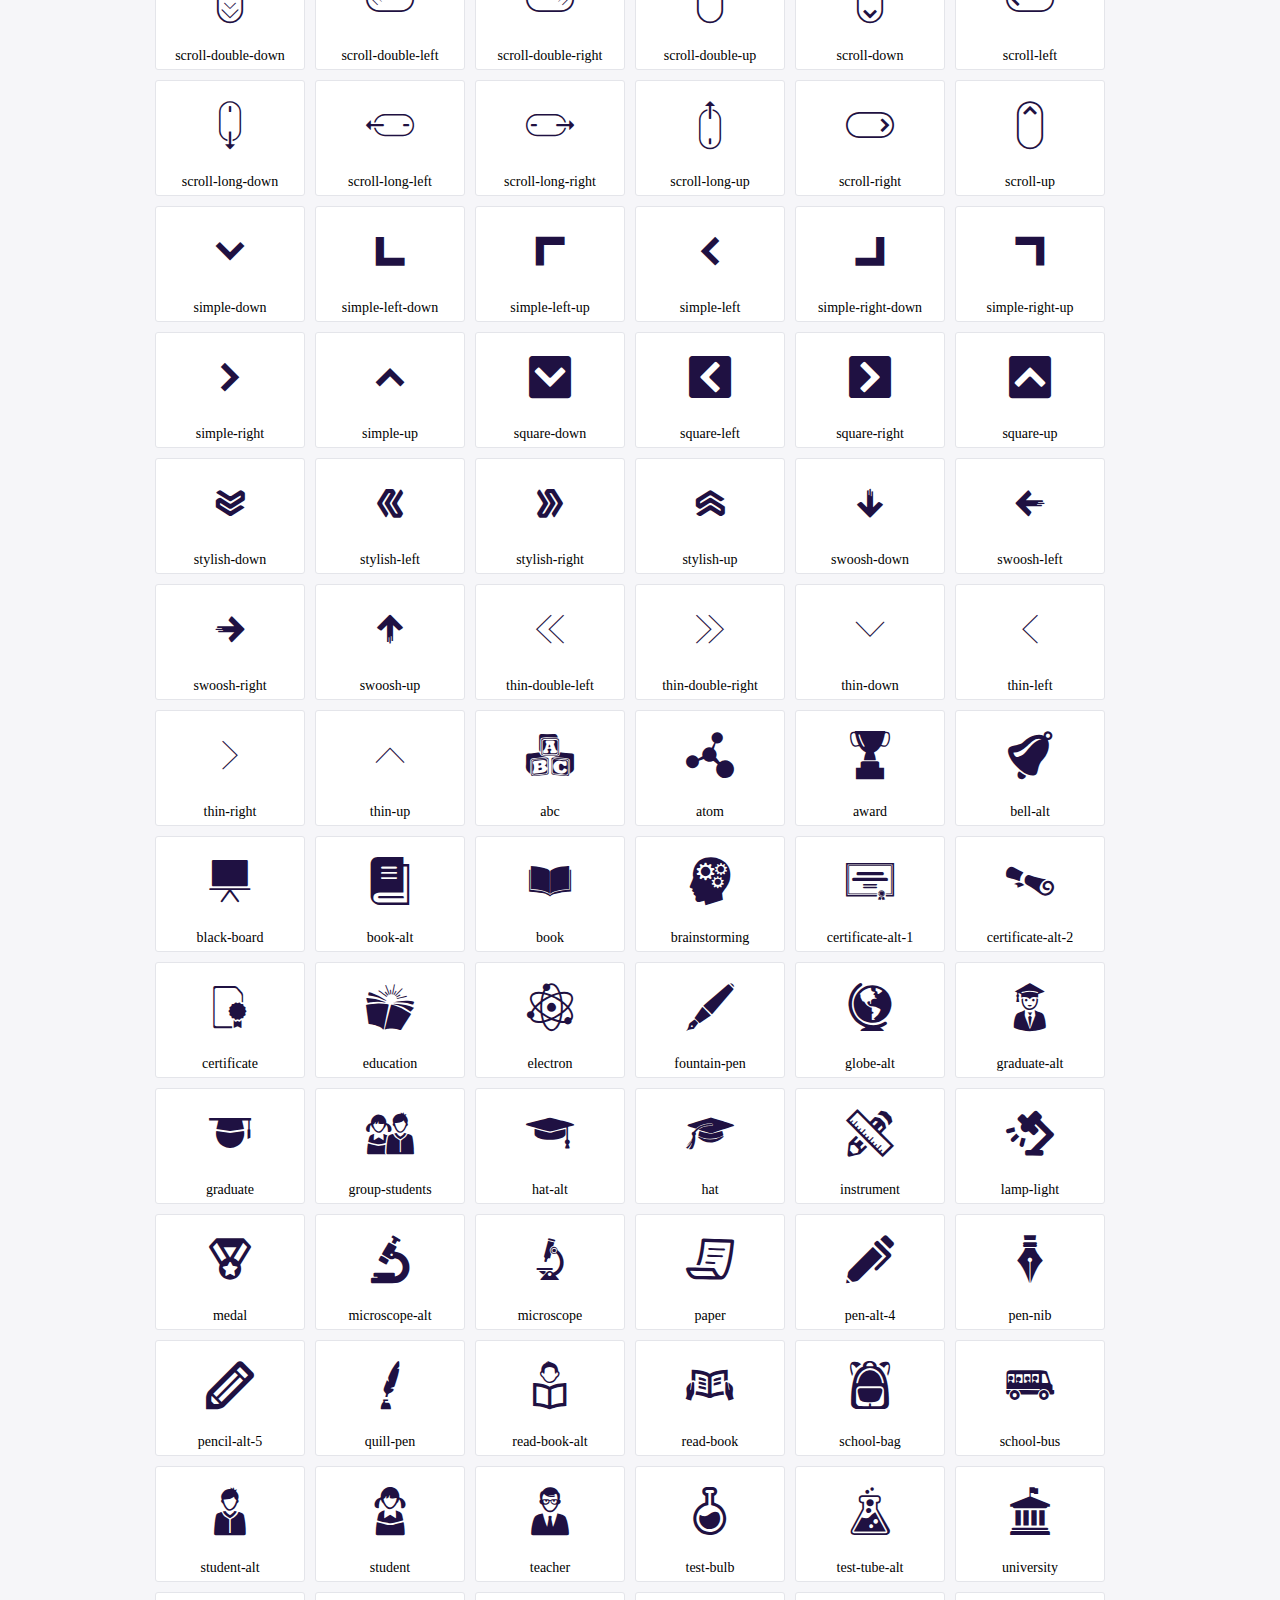
<file: icofont/demo.html>
<!DOCTYPE html>
	<html>
	<head>
		<meta charset="utf-8">
		<title>Examples | IcoFont</title>
		<link rel="stylesheet" type="text/css" href="./icofont.min.css">
		<style type="text/css">
			body {
				margin: 0;
				padding: 0;
				background: #F6F6F9;
			}
			.header {
				border-bottom: 1px solid #DCDCE1;
				padding: 10px 0;
				margin-bottom: 10px;
			}
			.container {
				width: 980px;
				margin: 0 auto;
			}
			.ico-title {
				font-size: 2em;
			}
			.iconlist {
				margin: 0;
				padding: 0;
				list-style: none;
				text-align: center;
				width: 100%;
				display: flex;
				flex-wrap: wrap;
				flex-direction: row;
			}
			.iconlist li {
				position: relative;
				margin: 5px;
				width: 150px;
				cursor: pointer;
			}
			.iconlist li .icon-holder {
				position: relative;
				text-align: center;
				border-radius: 3px;
				overflow: hidden;
				padding-bottom: 5px;
				background: #ffffff;
				border: 1px solid #E4E5EA;
				transition: all 0.2s linear 0s;
			}
			.iconlist li .icon-holder:hover {
				background: #00C3DA;
				color: #ffffff;
			}
			.iconlist li .icon-holder:hover .icon i {
				color: #ffffff;
			}
			.iconlist li .icon-holder .icon {
				padding: 20px;
				text-align: center;
			}
			.iconlist li .icon-holder .icon i {
				font-size: 3em;
				color: #1F1142;
			}
			.iconlist li .icon-holder span {
				font-size: 14px;
				display: block;
				margin-top: 5px;
				border-radius: 3px;
			}
		</style>
	</head>
	<body>
	<div class="header">
		<div class="container">
			<h1 class="ico-title"> IcoFont Icons </h1>
		</div>
	</div>
	<div class="container">
		<ul class="iconlist">
		
		<li>
			<div class="icon-holder">
				<div class="icon"> 
					<i class="icofont-angry-monster"></i>
				</div> 
				<span> angry-monster </span>
			</div>
		</li>
		
		<li>
			<div class="icon-holder">
				<div class="icon"> 
					<i class="icofont-bathtub"></i>
				</div> 
				<span> bathtub </span>
			</div>
		</li>
		
		<li>
			<div class="icon-holder">
				<div class="icon"> 
					<i class="icofont-bird-wings"></i>
				</div> 
				<span> bird-wings </span>
			</div>
		</li>
		
		<li>
			<div class="icon-holder">
				<div class="icon"> 
					<i class="icofont-bow"></i>
				</div> 
				<span> bow </span>
			</div>
		</li>
		
		<li>
			<div class="icon-holder">
				<div class="icon"> 
					<i class="icofont-castle"></i>
				</div> 
				<span> castle </span>
			</div>
		</li>
		
		<li>
			<div class="icon-holder">
				<div class="icon"> 
					<i class="icofont-circuit"></i>
				</div> 
				<span> circuit </span>
			</div>
		</li>
		
		<li>
			<div class="icon-holder">
				<div class="icon"> 
					<i class="icofont-crown-king"></i>
				</div> 
				<span> crown-king </span>
			</div>
		</li>
		
		<li>
			<div class="icon-holder">
				<div class="icon"> 
					<i class="icofont-crown-queen"></i>
				</div> 
				<span> crown-queen </span>
			</div>
		</li>
		
		<li>
			<div class="icon-holder">
				<div class="icon"> 
					<i class="icofont-dart"></i>
				</div> 
				<span> dart </span>
			</div>
		</li>
		
		<li>
			<div class="icon-holder">
				<div class="icon"> 
					<i class="icofont-disability-race"></i>
				</div> 
				<span> disability-race </span>
			</div>
		</li>
		
		<li>
			<div class="icon-holder">
				<div class="icon"> 
					<i class="icofont-diving-goggle"></i>
				</div> 
				<span> diving-goggle </span>
			</div>
		</li>
		
		<li>
			<div class="icon-holder">
				<div class="icon"> 
					<i class="icofont-eye-open"></i>
				</div> 
				<span> eye-open </span>
			</div>
		</li>
		
		<li>
			<div class="icon-holder">
				<div class="icon"> 
					<i class="icofont-flora-flower"></i>
				</div> 
				<span> flora-flower </span>
			</div>
		</li>
		
		<li>
			<div class="icon-holder">
				<div class="icon"> 
					<i class="icofont-flora"></i>
				</div> 
				<span> flora </span>
			</div>
		</li>
		
		<li>
			<div class="icon-holder">
				<div class="icon"> 
					<i class="icofont-gift-box"></i>
				</div> 
				<span> gift-box </span>
			</div>
		</li>
		
		<li>
			<div class="icon-holder">
				<div class="icon"> 
					<i class="icofont-halloween-pumpkin"></i>
				</div> 
				<span> halloween-pumpkin </span>
			</div>
		</li>
		
		<li>
			<div class="icon-holder">
				<div class="icon"> 
					<i class="icofont-hand-power"></i>
				</div> 
				<span> hand-power </span>
			</div>
		</li>
		
		<li>
			<div class="icon-holder">
				<div class="icon"> 
					<i class="icofont-hand-thunder"></i>
				</div> 
				<span> hand-thunder </span>
			</div>
		</li>
		
		<li>
			<div class="icon-holder">
				<div class="icon"> 
					<i class="icofont-king-monster"></i>
				</div> 
				<span> king-monster </span>
			</div>
		</li>
		
		<li>
			<div class="icon-holder">
				<div class="icon"> 
					<i class="icofont-love"></i>
				</div> 
				<span> love </span>
			</div>
		</li>
		
		<li>
			<div class="icon-holder">
				<div class="icon"> 
					<i class="icofont-magician-hat"></i>
				</div> 
				<span> magician-hat </span>
			</div>
		</li>
		
		<li>
			<div class="icon-holder">
				<div class="icon"> 
					<i class="icofont-native-american"></i>
				</div> 
				<span> native-american </span>
			</div>
		</li>
		
		<li>
			<div class="icon-holder">
				<div class="icon"> 
					<i class="icofont-owl-look"></i>
				</div> 
				<span> owl-look </span>
			</div>
		</li>
		
		<li>
			<div class="icon-holder">
				<div class="icon"> 
					<i class="icofont-phoenix"></i>
				</div> 
				<span> phoenix </span>
			</div>
		</li>
		
		<li>
			<div class="icon-holder">
				<div class="icon"> 
					<i class="icofont-robot-face"></i>
				</div> 
				<span> robot-face </span>
			</div>
		</li>
		
		<li>
			<div class="icon-holder">
				<div class="icon"> 
					<i class="icofont-sand-clock"></i>
				</div> 
				<span> sand-clock </span>
			</div>
		</li>
		
		<li>
			<div class="icon-holder">
				<div class="icon"> 
					<i class="icofont-shield-alt"></i>
				</div> 
				<span> shield-alt </span>
			</div>
		</li>
		
		<li>
			<div class="icon-holder">
				<div class="icon"> 
					<i class="icofont-ship-wheel"></i>
				</div> 
				<span> ship-wheel </span>
			</div>
		</li>
		
		<li>
			<div class="icon-holder">
				<div class="icon"> 
					<i class="icofont-skull-danger"></i>
				</div> 
				<span> skull-danger </span>
			</div>
		</li>
		
		<li>
			<div class="icon-holder">
				<div class="icon"> 
					<i class="icofont-skull-face"></i>
				</div> 
				<span> skull-face </span>
			</div>
		</li>
		
		<li>
			<div class="icon-holder">
				<div class="icon"> 
					<i class="icofont-snowmobile"></i>
				</div> 
				<span> snowmobile </span>
			</div>
		</li>
		
		<li>
			<div class="icon-holder">
				<div class="icon"> 
					<i class="icofont-space-shuttle"></i>
				</div> 
				<span> space-shuttle </span>
			</div>
		</li>
		
		<li>
			<div class="icon-holder">
				<div class="icon"> 
					<i class="icofont-star-shape"></i>
				</div> 
				<span> star-shape </span>
			</div>
		</li>
		
		<li>
			<div class="icon-holder">
				<div class="icon"> 
					<i class="icofont-swirl"></i>
				</div> 
				<span> swirl </span>
			</div>
		</li>
		
		<li>
			<div class="icon-holder">
				<div class="icon"> 
					<i class="icofont-tattoo-wing"></i>
				</div> 
				<span> tattoo-wing </span>
			</div>
		</li>
		
		<li>
			<div class="icon-holder">
				<div class="icon"> 
					<i class="icofont-throne"></i>
				</div> 
				<span> throne </span>
			</div>
		</li>
		
		<li>
			<div class="icon-holder">
				<div class="icon"> 
					<i class="icofont-tree-alt"></i>
				</div> 
				<span> tree-alt </span>
			</div>
		</li>
		
		<li>
			<div class="icon-holder">
				<div class="icon"> 
					<i class="icofont-triangle"></i>
				</div> 
				<span> triangle </span>
			</div>
		</li>
		
		<li>
			<div class="icon-holder">
				<div class="icon"> 
					<i class="icofont-unity-hand"></i>
				</div> 
				<span> unity-hand </span>
			</div>
		</li>
		
		<li>
			<div class="icon-holder">
				<div class="icon"> 
					<i class="icofont-weed"></i>
				</div> 
				<span> weed </span>
			</div>
		</li>
		
		<li>
			<div class="icon-holder">
				<div class="icon"> 
					<i class="icofont-woman-bird"></i>
				</div> 
				<span> woman-bird </span>
			</div>
		</li>
		
		<li>
			<div class="icon-holder">
				<div class="icon"> 
					<i class="icofont-bat"></i>
				</div> 
				<span> bat </span>
			</div>
		</li>
		
		<li>
			<div class="icon-holder">
				<div class="icon"> 
					<i class="icofont-bear-face"></i>
				</div> 
				<span> bear-face </span>
			</div>
		</li>
		
		<li>
			<div class="icon-holder">
				<div class="icon"> 
					<i class="icofont-bear-tracks"></i>
				</div> 
				<span> bear-tracks </span>
			</div>
		</li>
		
		<li>
			<div class="icon-holder">
				<div class="icon"> 
					<i class="icofont-bear"></i>
				</div> 
				<span> bear </span>
			</div>
		</li>
		
		<li>
			<div class="icon-holder">
				<div class="icon"> 
					<i class="icofont-bird-alt"></i>
				</div> 
				<span> bird-alt </span>
			</div>
		</li>
		
		<li>
			<div class="icon-holder">
				<div class="icon"> 
					<i class="icofont-bird-flying"></i>
				</div> 
				<span> bird-flying </span>
			</div>
		</li>
		
		<li>
			<div class="icon-holder">
				<div class="icon"> 
					<i class="icofont-bird"></i>
				</div> 
				<span> bird </span>
			</div>
		</li>
		
		<li>
			<div class="icon-holder">
				<div class="icon"> 
					<i class="icofont-birds"></i>
				</div> 
				<span> birds </span>
			</div>
		</li>
		
		<li>
			<div class="icon-holder">
				<div class="icon"> 
					<i class="icofont-bone"></i>
				</div> 
				<span> bone </span>
			</div>
		</li>
		
		<li>
			<div class="icon-holder">
				<div class="icon"> 
					<i class="icofont-bull"></i>
				</div> 
				<span> bull </span>
			</div>
		</li>
		
		<li>
			<div class="icon-holder">
				<div class="icon"> 
					<i class="icofont-butterfly-alt"></i>
				</div> 
				<span> butterfly-alt </span>
			</div>
		</li>
		
		<li>
			<div class="icon-holder">
				<div class="icon"> 
					<i class="icofont-butterfly"></i>
				</div> 
				<span> butterfly </span>
			</div>
		</li>
		
		<li>
			<div class="icon-holder">
				<div class="icon"> 
					<i class="icofont-camel-alt"></i>
				</div> 
				<span> camel-alt </span>
			</div>
		</li>
		
		<li>
			<div class="icon-holder">
				<div class="icon"> 
					<i class="icofont-camel-head"></i>
				</div> 
				<span> camel-head </span>
			</div>
		</li>
		
		<li>
			<div class="icon-holder">
				<div class="icon"> 
					<i class="icofont-camel"></i>
				</div> 
				<span> camel </span>
			</div>
		</li>
		
		<li>
			<div class="icon-holder">
				<div class="icon"> 
					<i class="icofont-cat-alt-1"></i>
				</div> 
				<span> cat-alt-1 </span>
			</div>
		</li>
		
		<li>
			<div class="icon-holder">
				<div class="icon"> 
					<i class="icofont-cat-alt-2"></i>
				</div> 
				<span> cat-alt-2 </span>
			</div>
		</li>
		
		<li>
			<div class="icon-holder">
				<div class="icon"> 
					<i class="icofont-cat-alt-3"></i>
				</div> 
				<span> cat-alt-3 </span>
			</div>
		</li>
		
		<li>
			<div class="icon-holder">
				<div class="icon"> 
					<i class="icofont-cat-dog"></i>
				</div> 
				<span> cat-dog </span>
			</div>
		</li>
		
		<li>
			<div class="icon-holder">
				<div class="icon"> 
					<i class="icofont-cat-face"></i>
				</div> 
				<span> cat-face </span>
			</div>
		</li>
		
		<li>
			<div class="icon-holder">
				<div class="icon"> 
					<i class="icofont-cat"></i>
				</div> 
				<span> cat </span>
			</div>
		</li>
		
		<li>
			<div class="icon-holder">
				<div class="icon"> 
					<i class="icofont-cow-head"></i>
				</div> 
				<span> cow-head </span>
			</div>
		</li>
		
		<li>
			<div class="icon-holder">
				<div class="icon"> 
					<i class="icofont-cow"></i>
				</div> 
				<span> cow </span>
			</div>
		</li>
		
		<li>
			<div class="icon-holder">
				<div class="icon"> 
					<i class="icofont-crab"></i>
				</div> 
				<span> crab </span>
			</div>
		</li>
		
		<li>
			<div class="icon-holder">
				<div class="icon"> 
					<i class="icofont-crocodile"></i>
				</div> 
				<span> crocodile </span>
			</div>
		</li>
		
		<li>
			<div class="icon-holder">
				<div class="icon"> 
					<i class="icofont-deer-head"></i>
				</div> 
				<span> deer-head </span>
			</div>
		</li>
		
		<li>
			<div class="icon-holder">
				<div class="icon"> 
					<i class="icofont-dog-alt"></i>
				</div> 
				<span> dog-alt </span>
			</div>
		</li>
		
		<li>
			<div class="icon-holder">
				<div class="icon"> 
					<i class="icofont-dog-barking"></i>
				</div> 
				<span> dog-barking </span>
			</div>
		</li>
		
		<li>
			<div class="icon-holder">
				<div class="icon"> 
					<i class="icofont-dog"></i>
				</div> 
				<span> dog </span>
			</div>
		</li>
		
		<li>
			<div class="icon-holder">
				<div class="icon"> 
					<i class="icofont-dolphin"></i>
				</div> 
				<span> dolphin </span>
			</div>
		</li>
		
		<li>
			<div class="icon-holder">
				<div class="icon"> 
					<i class="icofont-duck-tracks"></i>
				</div> 
				<span> duck-tracks </span>
			</div>
		</li>
		
		<li>
			<div class="icon-holder">
				<div class="icon"> 
					<i class="icofont-eagle-head"></i>
				</div> 
				<span> eagle-head </span>
			</div>
		</li>
		
		<li>
			<div class="icon-holder">
				<div class="icon"> 
					<i class="icofont-eaten-fish"></i>
				</div> 
				<span> eaten-fish </span>
			</div>
		</li>
		
		<li>
			<div class="icon-holder">
				<div class="icon"> 
					<i class="icofont-elephant-alt"></i>
				</div> 
				<span> elephant-alt </span>
			</div>
		</li>
		
		<li>
			<div class="icon-holder">
				<div class="icon"> 
					<i class="icofont-elephant-head-alt"></i>
				</div> 
				<span> elephant-head-alt </span>
			</div>
		</li>
		
		<li>
			<div class="icon-holder">
				<div class="icon"> 
					<i class="icofont-elephant-head"></i>
				</div> 
				<span> elephant-head </span>
			</div>
		</li>
		
		<li>
			<div class="icon-holder">
				<div class="icon"> 
					<i class="icofont-elephant"></i>
				</div> 
				<span> elephant </span>
			</div>
		</li>
		
		<li>
			<div class="icon-holder">
				<div class="icon"> 
					<i class="icofont-elk"></i>
				</div> 
				<span> elk </span>
			</div>
		</li>
		
		<li>
			<div class="icon-holder">
				<div class="icon"> 
					<i class="icofont-fish-1"></i>
				</div> 
				<span> fish-1 </span>
			</div>
		</li>
		
		<li>
			<div class="icon-holder">
				<div class="icon"> 
					<i class="icofont-fish-2"></i>
				</div> 
				<span> fish-2 </span>
			</div>
		</li>
		
		<li>
			<div class="icon-holder">
				<div class="icon"> 
					<i class="icofont-fish-3"></i>
				</div> 
				<span> fish-3 </span>
			</div>
		</li>
		
		<li>
			<div class="icon-holder">
				<div class="icon"> 
					<i class="icofont-fish-4"></i>
				</div> 
				<span> fish-4 </span>
			</div>
		</li>
		
		<li>
			<div class="icon-holder">
				<div class="icon"> 
					<i class="icofont-fish-5"></i>
				</div> 
				<span> fish-5 </span>
			</div>
		</li>
		
		<li>
			<div class="icon-holder">
				<div class="icon"> 
					<i class="icofont-fish"></i>
				</div> 
				<span> fish </span>
			</div>
		</li>
		
		<li>
			<div class="icon-holder">
				<div class="icon"> 
					<i class="icofont-fox-alt"></i>
				</div> 
				<span> fox-alt </span>
			</div>
		</li>
		
		<li>
			<div class="icon-holder">
				<div class="icon"> 
					<i class="icofont-fox"></i>
				</div> 
				<span> fox </span>
			</div>
		</li>
		
		<li>
			<div class="icon-holder">
				<div class="icon"> 
					<i class="icofont-frog-tracks"></i>
				</div> 
				<span> frog-tracks </span>
			</div>
		</li>
		
		<li>
			<div class="icon-holder">
				<div class="icon"> 
					<i class="icofont-frog"></i>
				</div> 
				<span> frog </span>
			</div>
		</li>
		
		<li>
			<div class="icon-holder">
				<div class="icon"> 
					<i class="icofont-froggy"></i>
				</div> 
				<span> froggy </span>
			</div>
		</li>
		
		<li>
			<div class="icon-holder">
				<div class="icon"> 
					<i class="icofont-giraffe-head-1"></i>
				</div> 
				<span> giraffe-head-1 </span>
			</div>
		</li>
		
		<li>
			<div class="icon-holder">
				<div class="icon"> 
					<i class="icofont-giraffe-head-2"></i>
				</div> 
				<span> giraffe-head-2 </span>
			</div>
		</li>
		
		<li>
			<div class="icon-holder">
				<div class="icon"> 
					<i class="icofont-giraffe-head"></i>
				</div> 
				<span> giraffe-head </span>
			</div>
		</li>
		
		<li>
			<div class="icon-holder">
				<div class="icon"> 
					<i class="icofont-giraffe"></i>
				</div> 
				<span> giraffe </span>
			</div>
		</li>
		
		<li>
			<div class="icon-holder">
				<div class="icon"> 
					<i class="icofont-goat-head"></i>
				</div> 
				<span> goat-head </span>
			</div>
		</li>
		
		<li>
			<div class="icon-holder">
				<div class="icon"> 
					<i class="icofont-gorilla"></i>
				</div> 
				<span> gorilla </span>
			</div>
		</li>
		
		<li>
			<div class="icon-holder">
				<div class="icon"> 
					<i class="icofont-hen-tracks"></i>
				</div> 
				<span> hen-tracks </span>
			</div>
		</li>
		
		<li>
			<div class="icon-holder">
				<div class="icon"> 
					<i class="icofont-horse-head-1"></i>
				</div> 
				<span> horse-head-1 </span>
			</div>
		</li>
		
		<li>
			<div class="icon-holder">
				<div class="icon"> 
					<i class="icofont-horse-head-2"></i>
				</div> 
				<span> horse-head-2 </span>
			</div>
		</li>
		
		<li>
			<div class="icon-holder">
				<div class="icon"> 
					<i class="icofont-horse-head"></i>
				</div> 
				<span> horse-head </span>
			</div>
		</li>
		
		<li>
			<div class="icon-holder">
				<div class="icon"> 
					<i class="icofont-horse-tracks"></i>
				</div> 
				<span> horse-tracks </span>
			</div>
		</li>
		
		<li>
			<div class="icon-holder">
				<div class="icon"> 
					<i class="icofont-jellyfish"></i>
				</div> 
				<span> jellyfish </span>
			</div>
		</li>
		
		<li>
			<div class="icon-holder">
				<div class="icon"> 
					<i class="icofont-kangaroo"></i>
				</div> 
				<span> kangaroo </span>
			</div>
		</li>
		
		<li>
			<div class="icon-holder">
				<div class="icon"> 
					<i class="icofont-lemur"></i>
				</div> 
				<span> lemur </span>
			</div>
		</li>
		
		<li>
			<div class="icon-holder">
				<div class="icon"> 
					<i class="icofont-lion-head-1"></i>
				</div> 
				<span> lion-head-1 </span>
			</div>
		</li>
		
		<li>
			<div class="icon-holder">
				<div class="icon"> 
					<i class="icofont-lion-head-2"></i>
				</div> 
				<span> lion-head-2 </span>
			</div>
		</li>
		
		<li>
			<div class="icon-holder">
				<div class="icon"> 
					<i class="icofont-lion-head"></i>
				</div> 
				<span> lion-head </span>
			</div>
		</li>
		
		<li>
			<div class="icon-holder">
				<div class="icon"> 
					<i class="icofont-lion"></i>
				</div> 
				<span> lion </span>
			</div>
		</li>
		
		<li>
			<div class="icon-holder">
				<div class="icon"> 
					<i class="icofont-monkey-2"></i>
				</div> 
				<span> monkey-2 </span>
			</div>
		</li>
		
		<li>
			<div class="icon-holder">
				<div class="icon"> 
					<i class="icofont-monkey-3"></i>
				</div> 
				<span> monkey-3 </span>
			</div>
		</li>
		
		<li>
			<div class="icon-holder">
				<div class="icon"> 
					<i class="icofont-monkey-face"></i>
				</div> 
				<span> monkey-face </span>
			</div>
		</li>
		
		<li>
			<div class="icon-holder">
				<div class="icon"> 
					<i class="icofont-monkey"></i>
				</div> 
				<span> monkey </span>
			</div>
		</li>
		
		<li>
			<div class="icon-holder">
				<div class="icon"> 
					<i class="icofont-octopus-alt"></i>
				</div> 
				<span> octopus-alt </span>
			</div>
		</li>
		
		<li>
			<div class="icon-holder">
				<div class="icon"> 
					<i class="icofont-octopus"></i>
				</div> 
				<span> octopus </span>
			</div>
		</li>
		
		<li>
			<div class="icon-holder">
				<div class="icon"> 
					<i class="icofont-owl"></i>
				</div> 
				<span> owl </span>
			</div>
		</li>
		
		<li>
			<div class="icon-holder">
				<div class="icon"> 
					<i class="icofont-panda-face"></i>
				</div> 
				<span> panda-face </span>
			</div>
		</li>
		
		<li>
			<div class="icon-holder">
				<div class="icon"> 
					<i class="icofont-panda"></i>
				</div> 
				<span> panda </span>
			</div>
		</li>
		
		<li>
			<div class="icon-holder">
				<div class="icon"> 
					<i class="icofont-panther"></i>
				</div> 
				<span> panther </span>
			</div>
		</li>
		
		<li>
			<div class="icon-holder">
				<div class="icon"> 
					<i class="icofont-parrot-lip"></i>
				</div> 
				<span> parrot-lip </span>
			</div>
		</li>
		
		<li>
			<div class="icon-holder">
				<div class="icon"> 
					<i class="icofont-parrot"></i>
				</div> 
				<span> parrot </span>
			</div>
		</li>
		
		<li>
			<div class="icon-holder">
				<div class="icon"> 
					<i class="icofont-paw"></i>
				</div> 
				<span> paw </span>
			</div>
		</li>
		
		<li>
			<div class="icon-holder">
				<div class="icon"> 
					<i class="icofont-pelican"></i>
				</div> 
				<span> pelican </span>
			</div>
		</li>
		
		<li>
			<div class="icon-holder">
				<div class="icon"> 
					<i class="icofont-penguin"></i>
				</div> 
				<span> penguin </span>
			</div>
		</li>
		
		<li>
			<div class="icon-holder">
				<div class="icon"> 
					<i class="icofont-pig-face"></i>
				</div> 
				<span> pig-face </span>
			</div>
		</li>
		
		<li>
			<div class="icon-holder">
				<div class="icon"> 
					<i class="icofont-pig"></i>
				</div> 
				<span> pig </span>
			</div>
		</li>
		
		<li>
			<div class="icon-holder">
				<div class="icon"> 
					<i class="icofont-pigeon-1"></i>
				</div> 
				<span> pigeon-1 </span>
			</div>
		</li>
		
		<li>
			<div class="icon-holder">
				<div class="icon"> 
					<i class="icofont-pigeon-2"></i>
				</div> 
				<span> pigeon-2 </span>
			</div>
		</li>
		
		<li>
			<div class="icon-holder">
				<div class="icon"> 
					<i class="icofont-pigeon"></i>
				</div> 
				<span> pigeon </span>
			</div>
		</li>
		
		<li>
			<div class="icon-holder">
				<div class="icon"> 
					<i class="icofont-rabbit"></i>
				</div> 
				<span> rabbit </span>
			</div>
		</li>
		
		<li>
			<div class="icon-holder">
				<div class="icon"> 
					<i class="icofont-rat"></i>
				</div> 
				<span> rat </span>
			</div>
		</li>
		
		<li>
			<div class="icon-holder">
				<div class="icon"> 
					<i class="icofont-rhino-head"></i>
				</div> 
				<span> rhino-head </span>
			</div>
		</li>
		
		<li>
			<div class="icon-holder">
				<div class="icon"> 
					<i class="icofont-rhino"></i>
				</div> 
				<span> rhino </span>
			</div>
		</li>
		
		<li>
			<div class="icon-holder">
				<div class="icon"> 
					<i class="icofont-rooster"></i>
				</div> 
				<span> rooster </span>
			</div>
		</li>
		
		<li>
			<div class="icon-holder">
				<div class="icon"> 
					<i class="icofont-seahorse"></i>
				</div> 
				<span> seahorse </span>
			</div>
		</li>
		
		<li>
			<div class="icon-holder">
				<div class="icon"> 
					<i class="icofont-seal"></i>
				</div> 
				<span> seal </span>
			</div>
		</li>
		
		<li>
			<div class="icon-holder">
				<div class="icon"> 
					<i class="icofont-shrimp-alt"></i>
				</div> 
				<span> shrimp-alt </span>
			</div>
		</li>
		
		<li>
			<div class="icon-holder">
				<div class="icon"> 
					<i class="icofont-shrimp"></i>
				</div> 
				<span> shrimp </span>
			</div>
		</li>
		
		<li>
			<div class="icon-holder">
				<div class="icon"> 
					<i class="icofont-snail-1"></i>
				</div> 
				<span> snail-1 </span>
			</div>
		</li>
		
		<li>
			<div class="icon-holder">
				<div class="icon"> 
					<i class="icofont-snail-2"></i>
				</div> 
				<span> snail-2 </span>
			</div>
		</li>
		
		<li>
			<div class="icon-holder">
				<div class="icon"> 
					<i class="icofont-snail-3"></i>
				</div> 
				<span> snail-3 </span>
			</div>
		</li>
		
		<li>
			<div class="icon-holder">
				<div class="icon"> 
					<i class="icofont-snail"></i>
				</div> 
				<span> snail </span>
			</div>
		</li>
		
		<li>
			<div class="icon-holder">
				<div class="icon"> 
					<i class="icofont-snake"></i>
				</div> 
				<span> snake </span>
			</div>
		</li>
		
		<li>
			<div class="icon-holder">
				<div class="icon"> 
					<i class="icofont-squid"></i>
				</div> 
				<span> squid </span>
			</div>
		</li>
		
		<li>
			<div class="icon-holder">
				<div class="icon"> 
					<i class="icofont-squirrel"></i>
				</div> 
				<span> squirrel </span>
			</div>
		</li>
		
		<li>
			<div class="icon-holder">
				<div class="icon"> 
					<i class="icofont-tiger-face"></i>
				</div> 
				<span> tiger-face </span>
			</div>
		</li>
		
		<li>
			<div class="icon-holder">
				<div class="icon"> 
					<i class="icofont-tiger"></i>
				</div> 
				<span> tiger </span>
			</div>
		</li>
		
		<li>
			<div class="icon-holder">
				<div class="icon"> 
					<i class="icofont-turtle"></i>
				</div> 
				<span> turtle </span>
			</div>
		</li>
		
		<li>
			<div class="icon-holder">
				<div class="icon"> 
					<i class="icofont-whale"></i>
				</div> 
				<span> whale </span>
			</div>
		</li>
		
		<li>
			<div class="icon-holder">
				<div class="icon"> 
					<i class="icofont-woodpecker"></i>
				</div> 
				<span> woodpecker </span>
			</div>
		</li>
		
		<li>
			<div class="icon-holder">
				<div class="icon"> 
					<i class="icofont-zebra"></i>
				</div> 
				<span> zebra </span>
			</div>
		</li>
		
		<li>
			<div class="icon-holder">
				<div class="icon"> 
					<i class="icofont-brand-acer"></i>
				</div> 
				<span> brand-acer </span>
			</div>
		</li>
		
		<li>
			<div class="icon-holder">
				<div class="icon"> 
					<i class="icofont-brand-adidas"></i>
				</div> 
				<span> brand-adidas </span>
			</div>
		</li>
		
		<li>
			<div class="icon-holder">
				<div class="icon"> 
					<i class="icofont-brand-adobe"></i>
				</div> 
				<span> brand-adobe </span>
			</div>
		</li>
		
		<li>
			<div class="icon-holder">
				<div class="icon"> 
					<i class="icofont-brand-air-new-zealand"></i>
				</div> 
				<span> brand-air-new-zealand </span>
			</div>
		</li>
		
		<li>
			<div class="icon-holder">
				<div class="icon"> 
					<i class="icofont-brand-airbnb"></i>
				</div> 
				<span> brand-airbnb </span>
			</div>
		</li>
		
		<li>
			<div class="icon-holder">
				<div class="icon"> 
					<i class="icofont-brand-aircell"></i>
				</div> 
				<span> brand-aircell </span>
			</div>
		</li>
		
		<li>
			<div class="icon-holder">
				<div class="icon"> 
					<i class="icofont-brand-airtel"></i>
				</div> 
				<span> brand-airtel </span>
			</div>
		</li>
		
		<li>
			<div class="icon-holder">
				<div class="icon"> 
					<i class="icofont-brand-alcatel"></i>
				</div> 
				<span> brand-alcatel </span>
			</div>
		</li>
		
		<li>
			<div class="icon-holder">
				<div class="icon"> 
					<i class="icofont-brand-alibaba"></i>
				</div> 
				<span> brand-alibaba </span>
			</div>
		</li>
		
		<li>
			<div class="icon-holder">
				<div class="icon"> 
					<i class="icofont-brand-aliexpress"></i>
				</div> 
				<span> brand-aliexpress </span>
			</div>
		</li>
		
		<li>
			<div class="icon-holder">
				<div class="icon"> 
					<i class="icofont-brand-alipay"></i>
				</div> 
				<span> brand-alipay </span>
			</div>
		</li>
		
		<li>
			<div class="icon-holder">
				<div class="icon"> 
					<i class="icofont-brand-amazon"></i>
				</div> 
				<span> brand-amazon </span>
			</div>
		</li>
		
		<li>
			<div class="icon-holder">
				<div class="icon"> 
					<i class="icofont-brand-amd"></i>
				</div> 
				<span> brand-amd </span>
			</div>
		</li>
		
		<li>
			<div class="icon-holder">
				<div class="icon"> 
					<i class="icofont-brand-american-airlines"></i>
				</div> 
				<span> brand-american-airlines </span>
			</div>
		</li>
		
		<li>
			<div class="icon-holder">
				<div class="icon"> 
					<i class="icofont-brand-android-robot"></i>
				</div> 
				<span> brand-android-robot </span>
			</div>
		</li>
		
		<li>
			<div class="icon-holder">
				<div class="icon"> 
					<i class="icofont-brand-android"></i>
				</div> 
				<span> brand-android </span>
			</div>
		</li>
		
		<li>
			<div class="icon-holder">
				<div class="icon"> 
					<i class="icofont-brand-aol"></i>
				</div> 
				<span> brand-aol </span>
			</div>
		</li>
		
		<li>
			<div class="icon-holder">
				<div class="icon"> 
					<i class="icofont-brand-apple"></i>
				</div> 
				<span> brand-apple </span>
			</div>
		</li>
		
		<li>
			<div class="icon-holder">
				<div class="icon"> 
					<i class="icofont-brand-appstore"></i>
				</div> 
				<span> brand-appstore </span>
			</div>
		</li>
		
		<li>
			<div class="icon-holder">
				<div class="icon"> 
					<i class="icofont-brand-asus"></i>
				</div> 
				<span> brand-asus </span>
			</div>
		</li>
		
		<li>
			<div class="icon-holder">
				<div class="icon"> 
					<i class="icofont-brand-ati"></i>
				</div> 
				<span> brand-ati </span>
			</div>
		</li>
		
		<li>
			<div class="icon-holder">
				<div class="icon"> 
					<i class="icofont-brand-att"></i>
				</div> 
				<span> brand-att </span>
			</div>
		</li>
		
		<li>
			<div class="icon-holder">
				<div class="icon"> 
					<i class="icofont-brand-audi"></i>
				</div> 
				<span> brand-audi </span>
			</div>
		</li>
		
		<li>
			<div class="icon-holder">
				<div class="icon"> 
					<i class="icofont-brand-axiata"></i>
				</div> 
				<span> brand-axiata </span>
			</div>
		</li>
		
		<li>
			<div class="icon-holder">
				<div class="icon"> 
					<i class="icofont-brand-bada"></i>
				</div> 
				<span> brand-bada </span>
			</div>
		</li>
		
		<li>
			<div class="icon-holder">
				<div class="icon"> 
					<i class="icofont-brand-bbc"></i>
				</div> 
				<span> brand-bbc </span>
			</div>
		</li>
		
		<li>
			<div class="icon-holder">
				<div class="icon"> 
					<i class="icofont-brand-bing"></i>
				</div> 
				<span> brand-bing </span>
			</div>
		</li>
		
		<li>
			<div class="icon-holder">
				<div class="icon"> 
					<i class="icofont-brand-blackberry"></i>
				</div> 
				<span> brand-blackberry </span>
			</div>
		</li>
		
		<li>
			<div class="icon-holder">
				<div class="icon"> 
					<i class="icofont-brand-bmw"></i>
				</div> 
				<span> brand-bmw </span>
			</div>
		</li>
		
		<li>
			<div class="icon-holder">
				<div class="icon"> 
					<i class="icofont-brand-box"></i>
				</div> 
				<span> brand-box </span>
			</div>
		</li>
		
		<li>
			<div class="icon-holder">
				<div class="icon"> 
					<i class="icofont-brand-burger-king"></i>
				</div> 
				<span> brand-burger-king </span>
			</div>
		</li>
		
		<li>
			<div class="icon-holder">
				<div class="icon"> 
					<i class="icofont-brand-business-insider"></i>
				</div> 
				<span> brand-business-insider </span>
			</div>
		</li>
		
		<li>
			<div class="icon-holder">
				<div class="icon"> 
					<i class="icofont-brand-buzzfeed"></i>
				</div> 
				<span> brand-buzzfeed </span>
			</div>
		</li>
		
		<li>
			<div class="icon-holder">
				<div class="icon"> 
					<i class="icofont-brand-cannon"></i>
				</div> 
				<span> brand-cannon </span>
			</div>
		</li>
		
		<li>
			<div class="icon-holder">
				<div class="icon"> 
					<i class="icofont-brand-casio"></i>
				</div> 
				<span> brand-casio </span>
			</div>
		</li>
		
		<li>
			<div class="icon-holder">
				<div class="icon"> 
					<i class="icofont-brand-china-mobile"></i>
				</div> 
				<span> brand-china-mobile </span>
			</div>
		</li>
		
		<li>
			<div class="icon-holder">
				<div class="icon"> 
					<i class="icofont-brand-china-telecom"></i>
				</div> 
				<span> brand-china-telecom </span>
			</div>
		</li>
		
		<li>
			<div class="icon-holder">
				<div class="icon"> 
					<i class="icofont-brand-china-unicom"></i>
				</div> 
				<span> brand-china-unicom </span>
			</div>
		</li>
		
		<li>
			<div class="icon-holder">
				<div class="icon"> 
					<i class="icofont-brand-cisco"></i>
				</div> 
				<span> brand-cisco </span>
			</div>
		</li>
		
		<li>
			<div class="icon-holder">
				<div class="icon"> 
					<i class="icofont-brand-citibank"></i>
				</div> 
				<span> brand-citibank </span>
			</div>
		</li>
		
		<li>
			<div class="icon-holder">
				<div class="icon"> 
					<i class="icofont-brand-cnet"></i>
				</div> 
				<span> brand-cnet </span>
			</div>
		</li>
		
		<li>
			<div class="icon-holder">
				<div class="icon"> 
					<i class="icofont-brand-cnn"></i>
				</div> 
				<span> brand-cnn </span>
			</div>
		</li>
		
		<li>
			<div class="icon-holder">
				<div class="icon"> 
					<i class="icofont-brand-cocal-cola"></i>
				</div> 
				<span> brand-cocal-cola </span>
			</div>
		</li>
		
		<li>
			<div class="icon-holder">
				<div class="icon"> 
					<i class="icofont-brand-compaq"></i>
				</div> 
				<span> brand-compaq </span>
			</div>
		</li>
		
		<li>
			<div class="icon-holder">
				<div class="icon"> 
					<i class="icofont-brand-debian"></i>
				</div> 
				<span> brand-debian </span>
			</div>
		</li>
		
		<li>
			<div class="icon-holder">
				<div class="icon"> 
					<i class="icofont-brand-delicious"></i>
				</div> 
				<span> brand-delicious </span>
			</div>
		</li>
		
		<li>
			<div class="icon-holder">
				<div class="icon"> 
					<i class="icofont-brand-dell"></i>
				</div> 
				<span> brand-dell </span>
			</div>
		</li>
		
		<li>
			<div class="icon-holder">
				<div class="icon"> 
					<i class="icofont-brand-designbump"></i>
				</div> 
				<span> brand-designbump </span>
			</div>
		</li>
		
		<li>
			<div class="icon-holder">
				<div class="icon"> 
					<i class="icofont-brand-designfloat"></i>
				</div> 
				<span> brand-designfloat </span>
			</div>
		</li>
		
		<li>
			<div class="icon-holder">
				<div class="icon"> 
					<i class="icofont-brand-disney"></i>
				</div> 
				<span> brand-disney </span>
			</div>
		</li>
		
		<li>
			<div class="icon-holder">
				<div class="icon"> 
					<i class="icofont-brand-dodge"></i>
				</div> 
				<span> brand-dodge </span>
			</div>
		</li>
		
		<li>
			<div class="icon-holder">
				<div class="icon"> 
					<i class="icofont-brand-dove"></i>
				</div> 
				<span> brand-dove </span>
			</div>
		</li>
		
		<li>
			<div class="icon-holder">
				<div class="icon"> 
					<i class="icofont-brand-drupal"></i>
				</div> 
				<span> brand-drupal </span>
			</div>
		</li>
		
		<li>
			<div class="icon-holder">
				<div class="icon"> 
					<i class="icofont-brand-ebay"></i>
				</div> 
				<span> brand-ebay </span>
			</div>
		</li>
		
		<li>
			<div class="icon-holder">
				<div class="icon"> 
					<i class="icofont-brand-eleven"></i>
				</div> 
				<span> brand-eleven </span>
			</div>
		</li>
		
		<li>
			<div class="icon-holder">
				<div class="icon"> 
					<i class="icofont-brand-emirates"></i>
				</div> 
				<span> brand-emirates </span>
			</div>
		</li>
		
		<li>
			<div class="icon-holder">
				<div class="icon"> 
					<i class="icofont-brand-espn"></i>
				</div> 
				<span> brand-espn </span>
			</div>
		</li>
		
		<li>
			<div class="icon-holder">
				<div class="icon"> 
					<i class="icofont-brand-etihad-airways"></i>
				</div> 
				<span> brand-etihad-airways </span>
			</div>
		</li>
		
		<li>
			<div class="icon-holder">
				<div class="icon"> 
					<i class="icofont-brand-etisalat"></i>
				</div> 
				<span> brand-etisalat </span>
			</div>
		</li>
		
		<li>
			<div class="icon-holder">
				<div class="icon"> 
					<i class="icofont-brand-etsy"></i>
				</div> 
				<span> brand-etsy </span>
			</div>
		</li>
		
		<li>
			<div class="icon-holder">
				<div class="icon"> 
					<i class="icofont-brand-fastrack"></i>
				</div> 
				<span> brand-fastrack </span>
			</div>
		</li>
		
		<li>
			<div class="icon-holder">
				<div class="icon"> 
					<i class="icofont-brand-fedex"></i>
				</div> 
				<span> brand-fedex </span>
			</div>
		</li>
		
		<li>
			<div class="icon-holder">
				<div class="icon"> 
					<i class="icofont-brand-ferrari"></i>
				</div> 
				<span> brand-ferrari </span>
			</div>
		</li>
		
		<li>
			<div class="icon-holder">
				<div class="icon"> 
					<i class="icofont-brand-fitbit"></i>
				</div> 
				<span> brand-fitbit </span>
			</div>
		</li>
		
		<li>
			<div class="icon-holder">
				<div class="icon"> 
					<i class="icofont-brand-flikr"></i>
				</div> 
				<span> brand-flikr </span>
			</div>
		</li>
		
		<li>
			<div class="icon-holder">
				<div class="icon"> 
					<i class="icofont-brand-forbes"></i>
				</div> 
				<span> brand-forbes </span>
			</div>
		</li>
		
		<li>
			<div class="icon-holder">
				<div class="icon"> 
					<i class="icofont-brand-foursquare"></i>
				</div> 
				<span> brand-foursquare </span>
			</div>
		</li>
		
		<li>
			<div class="icon-holder">
				<div class="icon"> 
					<i class="icofont-brand-foxconn"></i>
				</div> 
				<span> brand-foxconn </span>
			</div>
		</li>
		
		<li>
			<div class="icon-holder">
				<div class="icon"> 
					<i class="icofont-brand-fujitsu"></i>
				</div> 
				<span> brand-fujitsu </span>
			</div>
		</li>
		
		<li>
			<div class="icon-holder">
				<div class="icon"> 
					<i class="icofont-brand-general-electric"></i>
				</div> 
				<span> brand-general-electric </span>
			</div>
		</li>
		
		<li>
			<div class="icon-holder">
				<div class="icon"> 
					<i class="icofont-brand-gillette"></i>
				</div> 
				<span> brand-gillette </span>
			</div>
		</li>
		
		<li>
			<div class="icon-holder">
				<div class="icon"> 
					<i class="icofont-brand-gizmodo"></i>
				</div> 
				<span> brand-gizmodo </span>
			</div>
		</li>
		
		<li>
			<div class="icon-holder">
				<div class="icon"> 
					<i class="icofont-brand-gnome"></i>
				</div> 
				<span> brand-gnome </span>
			</div>
		</li>
		
		<li>
			<div class="icon-holder">
				<div class="icon"> 
					<i class="icofont-brand-google"></i>
				</div> 
				<span> brand-google </span>
			</div>
		</li>
		
		<li>
			<div class="icon-holder">
				<div class="icon"> 
					<i class="icofont-brand-gopro"></i>
				</div> 
				<span> brand-gopro </span>
			</div>
		</li>
		
		<li>
			<div class="icon-holder">
				<div class="icon"> 
					<i class="icofont-brand-gucci"></i>
				</div> 
				<span> brand-gucci </span>
			</div>
		</li>
		
		<li>
			<div class="icon-holder">
				<div class="icon"> 
					<i class="icofont-brand-hallmark"></i>
				</div> 
				<span> brand-hallmark </span>
			</div>
		</li>
		
		<li>
			<div class="icon-holder">
				<div class="icon"> 
					<i class="icofont-brand-hi5"></i>
				</div> 
				<span> brand-hi5 </span>
			</div>
		</li>
		
		<li>
			<div class="icon-holder">
				<div class="icon"> 
					<i class="icofont-brand-honda"></i>
				</div> 
				<span> brand-honda </span>
			</div>
		</li>
		
		<li>
			<div class="icon-holder">
				<div class="icon"> 
					<i class="icofont-brand-hp"></i>
				</div> 
				<span> brand-hp </span>
			</div>
		</li>
		
		<li>
			<div class="icon-holder">
				<div class="icon"> 
					<i class="icofont-brand-hsbc"></i>
				</div> 
				<span> brand-hsbc </span>
			</div>
		</li>
		
		<li>
			<div class="icon-holder">
				<div class="icon"> 
					<i class="icofont-brand-htc"></i>
				</div> 
				<span> brand-htc </span>
			</div>
		</li>
		
		<li>
			<div class="icon-holder">
				<div class="icon"> 
					<i class="icofont-brand-huawei"></i>
				</div> 
				<span> brand-huawei </span>
			</div>
		</li>
		
		<li>
			<div class="icon-holder">
				<div class="icon"> 
					<i class="icofont-brand-hulu"></i>
				</div> 
				<span> brand-hulu </span>
			</div>
		</li>
		
		<li>
			<div class="icon-holder">
				<div class="icon"> 
					<i class="icofont-brand-hyundai"></i>
				</div> 
				<span> brand-hyundai </span>
			</div>
		</li>
		
		<li>
			<div class="icon-holder">
				<div class="icon"> 
					<i class="icofont-brand-ibm"></i>
				</div> 
				<span> brand-ibm </span>
			</div>
		</li>
		
		<li>
			<div class="icon-holder">
				<div class="icon"> 
					<i class="icofont-brand-icofont"></i>
				</div> 
				<span> brand-icofont </span>
			</div>
		</li>
		
		<li>
			<div class="icon-holder">
				<div class="icon"> 
					<i class="icofont-brand-icq"></i>
				</div> 
				<span> brand-icq </span>
			</div>
		</li>
		
		<li>
			<div class="icon-holder">
				<div class="icon"> 
					<i class="icofont-brand-ikea"></i>
				</div> 
				<span> brand-ikea </span>
			</div>
		</li>
		
		<li>
			<div class="icon-holder">
				<div class="icon"> 
					<i class="icofont-brand-imdb"></i>
				</div> 
				<span> brand-imdb </span>
			</div>
		</li>
		
		<li>
			<div class="icon-holder">
				<div class="icon"> 
					<i class="icofont-brand-indiegogo"></i>
				</div> 
				<span> brand-indiegogo </span>
			</div>
		</li>
		
		<li>
			<div class="icon-holder">
				<div class="icon"> 
					<i class="icofont-brand-intel"></i>
				</div> 
				<span> brand-intel </span>
			</div>
		</li>
		
		<li>
			<div class="icon-holder">
				<div class="icon"> 
					<i class="icofont-brand-ipair"></i>
				</div> 
				<span> brand-ipair </span>
			</div>
		</li>
		
		<li>
			<div class="icon-holder">
				<div class="icon"> 
					<i class="icofont-brand-jaguar"></i>
				</div> 
				<span> brand-jaguar </span>
			</div>
		</li>
		
		<li>
			<div class="icon-holder">
				<div class="icon"> 
					<i class="icofont-brand-java"></i>
				</div> 
				<span> brand-java </span>
			</div>
		</li>
		
		<li>
			<div class="icon-holder">
				<div class="icon"> 
					<i class="icofont-brand-joomla"></i>
				</div> 
				<span> brand-joomla </span>
			</div>
		</li>
		
		<li>
			<div class="icon-holder">
				<div class="icon"> 
					<i class="icofont-brand-kickstarter"></i>
				</div> 
				<span> brand-kickstarter </span>
			</div>
		</li>
		
		<li>
			<div class="icon-holder">
				<div class="icon"> 
					<i class="icofont-brand-kik"></i>
				</div> 
				<span> brand-kik </span>
			</div>
		</li>
		
		<li>
			<div class="icon-holder">
				<div class="icon"> 
					<i class="icofont-brand-lastfm"></i>
				</div> 
				<span> brand-lastfm </span>
			</div>
		</li>
		
		<li>
			<div class="icon-holder">
				<div class="icon"> 
					<i class="icofont-brand-lego"></i>
				</div> 
				<span> brand-lego </span>
			</div>
		</li>
		
		<li>
			<div class="icon-holder">
				<div class="icon"> 
					<i class="icofont-brand-lenovo"></i>
				</div> 
				<span> brand-lenovo </span>
			</div>
		</li>
		
		<li>
			<div class="icon-holder">
				<div class="icon"> 
					<i class="icofont-brand-levis"></i>
				</div> 
				<span> brand-levis </span>
			</div>
		</li>
		
		<li>
			<div class="icon-holder">
				<div class="icon"> 
					<i class="icofont-brand-lexus"></i>
				</div> 
				<span> brand-lexus </span>
			</div>
		</li>
		
		<li>
			<div class="icon-holder">
				<div class="icon"> 
					<i class="icofont-brand-lg"></i>
				</div> 
				<span> brand-lg </span>
			</div>
		</li>
		
		<li>
			<div class="icon-holder">
				<div class="icon"> 
					<i class="icofont-brand-life-hacker"></i>
				</div> 
				<span> brand-life-hacker </span>
			</div>
		</li>
		
		<li>
			<div class="icon-holder">
				<div class="icon"> 
					<i class="icofont-brand-linux-mint"></i>
				</div> 
				<span> brand-linux-mint </span>
			</div>
		</li>
		
		<li>
			<div class="icon-holder">
				<div class="icon"> 
					<i class="icofont-brand-linux"></i>
				</div> 
				<span> brand-linux </span>
			</div>
		</li>
		
		<li>
			<div class="icon-holder">
				<div class="icon"> 
					<i class="icofont-brand-lionix"></i>
				</div> 
				<span> brand-lionix </span>
			</div>
		</li>
		
		<li>
			<div class="icon-holder">
				<div class="icon"> 
					<i class="icofont-brand-loreal"></i>
				</div> 
				<span> brand-loreal </span>
			</div>
		</li>
		
		<li>
			<div class="icon-holder">
				<div class="icon"> 
					<i class="icofont-brand-louis-vuitton"></i>
				</div> 
				<span> brand-louis-vuitton </span>
			</div>
		</li>
		
		<li>
			<div class="icon-holder">
				<div class="icon"> 
					<i class="icofont-brand-mac-os"></i>
				</div> 
				<span> brand-mac-os </span>
			</div>
		</li>
		
		<li>
			<div class="icon-holder">
				<div class="icon"> 
					<i class="icofont-brand-marvel-app"></i>
				</div> 
				<span> brand-marvel-app </span>
			</div>
		</li>
		
		<li>
			<div class="icon-holder">
				<div class="icon"> 
					<i class="icofont-brand-mashable"></i>
				</div> 
				<span> brand-mashable </span>
			</div>
		</li>
		
		<li>
			<div class="icon-holder">
				<div class="icon"> 
					<i class="icofont-brand-mazda"></i>
				</div> 
				<span> brand-mazda </span>
			</div>
		</li>
		
		<li>
			<div class="icon-holder">
				<div class="icon"> 
					<i class="icofont-brand-mcdonals"></i>
				</div> 
				<span> brand-mcdonals </span>
			</div>
		</li>
		
		<li>
			<div class="icon-holder">
				<div class="icon"> 
					<i class="icofont-brand-mercedes"></i>
				</div> 
				<span> brand-mercedes </span>
			</div>
		</li>
		
		<li>
			<div class="icon-holder">
				<div class="icon"> 
					<i class="icofont-brand-micromax"></i>
				</div> 
				<span> brand-micromax </span>
			</div>
		</li>
		
		<li>
			<div class="icon-holder">
				<div class="icon"> 
					<i class="icofont-brand-microsoft"></i>
				</div> 
				<span> brand-microsoft </span>
			</div>
		</li>
		
		<li>
			<div class="icon-holder">
				<div class="icon"> 
					<i class="icofont-brand-mobileme"></i>
				</div> 
				<span> brand-mobileme </span>
			</div>
		</li>
		
		<li>
			<div class="icon-holder">
				<div class="icon"> 
					<i class="icofont-brand-mobily"></i>
				</div> 
				<span> brand-mobily </span>
			</div>
		</li>
		
		<li>
			<div class="icon-holder">
				<div class="icon"> 
					<i class="icofont-brand-motorola"></i>
				</div> 
				<span> brand-motorola </span>
			</div>
		</li>
		
		<li>
			<div class="icon-holder">
				<div class="icon"> 
					<i class="icofont-brand-msi"></i>
				</div> 
				<span> brand-msi </span>
			</div>
		</li>
		
		<li>
			<div class="icon-holder">
				<div class="icon"> 
					<i class="icofont-brand-mts"></i>
				</div> 
				<span> brand-mts </span>
			</div>
		</li>
		
		<li>
			<div class="icon-holder">
				<div class="icon"> 
					<i class="icofont-brand-myspace"></i>
				</div> 
				<span> brand-myspace </span>
			</div>
		</li>
		
		<li>
			<div class="icon-holder">
				<div class="icon"> 
					<i class="icofont-brand-mytv"></i>
				</div> 
				<span> brand-mytv </span>
			</div>
		</li>
		
		<li>
			<div class="icon-holder">
				<div class="icon"> 
					<i class="icofont-brand-nasa"></i>
				</div> 
				<span> brand-nasa </span>
			</div>
		</li>
		
		<li>
			<div class="icon-holder">
				<div class="icon"> 
					<i class="icofont-brand-natgeo"></i>
				</div> 
				<span> brand-natgeo </span>
			</div>
		</li>
		
		<li>
			<div class="icon-holder">
				<div class="icon"> 
					<i class="icofont-brand-nbc"></i>
				</div> 
				<span> brand-nbc </span>
			</div>
		</li>
		
		<li>
			<div class="icon-holder">
				<div class="icon"> 
					<i class="icofont-brand-nescafe"></i>
				</div> 
				<span> brand-nescafe </span>
			</div>
		</li>
		
		<li>
			<div class="icon-holder">
				<div class="icon"> 
					<i class="icofont-brand-nestle"></i>
				</div> 
				<span> brand-nestle </span>
			</div>
		</li>
		
		<li>
			<div class="icon-holder">
				<div class="icon"> 
					<i class="icofont-brand-netflix"></i>
				</div> 
				<span> brand-netflix </span>
			</div>
		</li>
		
		<li>
			<div class="icon-holder">
				<div class="icon"> 
					<i class="icofont-brand-nexus"></i>
				</div> 
				<span> brand-nexus </span>
			</div>
		</li>
		
		<li>
			<div class="icon-holder">
				<div class="icon"> 
					<i class="icofont-brand-nike"></i>
				</div> 
				<span> brand-nike </span>
			</div>
		</li>
		
		<li>
			<div class="icon-holder">
				<div class="icon"> 
					<i class="icofont-brand-nokia"></i>
				</div> 
				<span> brand-nokia </span>
			</div>
		</li>
		
		<li>
			<div class="icon-holder">
				<div class="icon"> 
					<i class="icofont-brand-nvidia"></i>
				</div> 
				<span> brand-nvidia </span>
			</div>
		</li>
		
		<li>
			<div class="icon-holder">
				<div class="icon"> 
					<i class="icofont-brand-omega"></i>
				</div> 
				<span> brand-omega </span>
			</div>
		</li>
		
		<li>
			<div class="icon-holder">
				<div class="icon"> 
					<i class="icofont-brand-opensuse"></i>
				</div> 
				<span> brand-opensuse </span>
			</div>
		</li>
		
		<li>
			<div class="icon-holder">
				<div class="icon"> 
					<i class="icofont-brand-oracle"></i>
				</div> 
				<span> brand-oracle </span>
			</div>
		</li>
		
		<li>
			<div class="icon-holder">
				<div class="icon"> 
					<i class="icofont-brand-panasonic"></i>
				</div> 
				<span> brand-panasonic </span>
			</div>
		</li>
		
		<li>
			<div class="icon-holder">
				<div class="icon"> 
					<i class="icofont-brand-paypal"></i>
				</div> 
				<span> brand-paypal </span>
			</div>
		</li>
		
		<li>
			<div class="icon-holder">
				<div class="icon"> 
					<i class="icofont-brand-pepsi"></i>
				</div> 
				<span> brand-pepsi </span>
			</div>
		</li>
		
		<li>
			<div class="icon-holder">
				<div class="icon"> 
					<i class="icofont-brand-philips"></i>
				</div> 
				<span> brand-philips </span>
			</div>
		</li>
		
		<li>
			<div class="icon-holder">
				<div class="icon"> 
					<i class="icofont-brand-pizza-hut"></i>
				</div> 
				<span> brand-pizza-hut </span>
			</div>
		</li>
		
		<li>
			<div class="icon-holder">
				<div class="icon"> 
					<i class="icofont-brand-playstation"></i>
				</div> 
				<span> brand-playstation </span>
			</div>
		</li>
		
		<li>
			<div class="icon-holder">
				<div class="icon"> 
					<i class="icofont-brand-puma"></i>
				</div> 
				<span> brand-puma </span>
			</div>
		</li>
		
		<li>
			<div class="icon-holder">
				<div class="icon"> 
					<i class="icofont-brand-qatar-air"></i>
				</div> 
				<span> brand-qatar-air </span>
			</div>
		</li>
		
		<li>
			<div class="icon-holder">
				<div class="icon"> 
					<i class="icofont-brand-qvc"></i>
				</div> 
				<span> brand-qvc </span>
			</div>
		</li>
		
		<li>
			<div class="icon-holder">
				<div class="icon"> 
					<i class="icofont-brand-readernaut"></i>
				</div> 
				<span> brand-readernaut </span>
			</div>
		</li>
		
		<li>
			<div class="icon-holder">
				<div class="icon"> 
					<i class="icofont-brand-redbull"></i>
				</div> 
				<span> brand-redbull </span>
			</div>
		</li>
		
		<li>
			<div class="icon-holder">
				<div class="icon"> 
					<i class="icofont-brand-reebok"></i>
				</div> 
				<span> brand-reebok </span>
			</div>
		</li>
		
		<li>
			<div class="icon-holder">
				<div class="icon"> 
					<i class="icofont-brand-reuters"></i>
				</div> 
				<span> brand-reuters </span>
			</div>
		</li>
		
		<li>
			<div class="icon-holder">
				<div class="icon"> 
					<i class="icofont-brand-samsung"></i>
				</div> 
				<span> brand-samsung </span>
			</div>
		</li>
		
		<li>
			<div class="icon-holder">
				<div class="icon"> 
					<i class="icofont-brand-sap"></i>
				</div> 
				<span> brand-sap </span>
			</div>
		</li>
		
		<li>
			<div class="icon-holder">
				<div class="icon"> 
					<i class="icofont-brand-saudia-airlines"></i>
				</div> 
				<span> brand-saudia-airlines </span>
			</div>
		</li>
		
		<li>
			<div class="icon-holder">
				<div class="icon"> 
					<i class="icofont-brand-scribd"></i>
				</div> 
				<span> brand-scribd </span>
			</div>
		</li>
		
		<li>
			<div class="icon-holder">
				<div class="icon"> 
					<i class="icofont-brand-shell"></i>
				</div> 
				<span> brand-shell </span>
			</div>
		</li>
		
		<li>
			<div class="icon-holder">
				<div class="icon"> 
					<i class="icofont-brand-siemens"></i>
				</div> 
				<span> brand-siemens </span>
			</div>
		</li>
		
		<li>
			<div class="icon-holder">
				<div class="icon"> 
					<i class="icofont-brand-sk-telecom"></i>
				</div> 
				<span> brand-sk-telecom </span>
			</div>
		</li>
		
		<li>
			<div class="icon-holder">
				<div class="icon"> 
					<i class="icofont-brand-slideshare"></i>
				</div> 
				<span> brand-slideshare </span>
			</div>
		</li>
		
		<li>
			<div class="icon-holder">
				<div class="icon"> 
					<i class="icofont-brand-smashing-magazine"></i>
				</div> 
				<span> brand-smashing-magazine </span>
			</div>
		</li>
		
		<li>
			<div class="icon-holder">
				<div class="icon"> 
					<i class="icofont-brand-snapchat"></i>
				</div> 
				<span> brand-snapchat </span>
			</div>
		</li>
		
		<li>
			<div class="icon-holder">
				<div class="icon"> 
					<i class="icofont-brand-sony-ericsson"></i>
				</div> 
				<span> brand-sony-ericsson </span>
			</div>
		</li>
		
		<li>
			<div class="icon-holder">
				<div class="icon"> 
					<i class="icofont-brand-sony"></i>
				</div> 
				<span> brand-sony </span>
			</div>
		</li>
		
		<li>
			<div class="icon-holder">
				<div class="icon"> 
					<i class="icofont-brand-soundcloud"></i>
				</div> 
				<span> brand-soundcloud </span>
			</div>
		</li>
		
		<li>
			<div class="icon-holder">
				<div class="icon"> 
					<i class="icofont-brand-sprint"></i>
				</div> 
				<span> brand-sprint </span>
			</div>
		</li>
		
		<li>
			<div class="icon-holder">
				<div class="icon"> 
					<i class="icofont-brand-squidoo"></i>
				</div> 
				<span> brand-squidoo </span>
			</div>
		</li>
		
		<li>
			<div class="icon-holder">
				<div class="icon"> 
					<i class="icofont-brand-starbucks"></i>
				</div> 
				<span> brand-starbucks </span>
			</div>
		</li>
		
		<li>
			<div class="icon-holder">
				<div class="icon"> 
					<i class="icofont-brand-stc"></i>
				</div> 
				<span> brand-stc </span>
			</div>
		</li>
		
		<li>
			<div class="icon-holder">
				<div class="icon"> 
					<i class="icofont-brand-steam"></i>
				</div> 
				<span> brand-steam </span>
			</div>
		</li>
		
		<li>
			<div class="icon-holder">
				<div class="icon"> 
					<i class="icofont-brand-suzuki"></i>
				</div> 
				<span> brand-suzuki </span>
			</div>
		</li>
		
		<li>
			<div class="icon-holder">
				<div class="icon"> 
					<i class="icofont-brand-symbian"></i>
				</div> 
				<span> brand-symbian </span>
			</div>
		</li>
		
		<li>
			<div class="icon-holder">
				<div class="icon"> 
					<i class="icofont-brand-t-mobile"></i>
				</div> 
				<span> brand-t-mobile </span>
			</div>
		</li>
		
		<li>
			<div class="icon-holder">
				<div class="icon"> 
					<i class="icofont-brand-tango"></i>
				</div> 
				<span> brand-tango </span>
			</div>
		</li>
		
		<li>
			<div class="icon-holder">
				<div class="icon"> 
					<i class="icofont-brand-target"></i>
				</div> 
				<span> brand-target </span>
			</div>
		</li>
		
		<li>
			<div class="icon-holder">
				<div class="icon"> 
					<i class="icofont-brand-tata-indicom"></i>
				</div> 
				<span> brand-tata-indicom </span>
			</div>
		</li>
		
		<li>
			<div class="icon-holder">
				<div class="icon"> 
					<i class="icofont-brand-techcrunch"></i>
				</div> 
				<span> brand-techcrunch </span>
			</div>
		</li>
		
		<li>
			<div class="icon-holder">
				<div class="icon"> 
					<i class="icofont-brand-telenor"></i>
				</div> 
				<span> brand-telenor </span>
			</div>
		</li>
		
		<li>
			<div class="icon-holder">
				<div class="icon"> 
					<i class="icofont-brand-teliasonera"></i>
				</div> 
				<span> brand-teliasonera </span>
			</div>
		</li>
		
		<li>
			<div class="icon-holder">
				<div class="icon"> 
					<i class="icofont-brand-tesla"></i>
				</div> 
				<span> brand-tesla </span>
			</div>
		</li>
		
		<li>
			<div class="icon-holder">
				<div class="icon"> 
					<i class="icofont-brand-the-verge"></i>
				</div> 
				<span> brand-the-verge </span>
			</div>
		</li>
		
		<li>
			<div class="icon-holder">
				<div class="icon"> 
					<i class="icofont-brand-thenextweb"></i>
				</div> 
				<span> brand-thenextweb </span>
			</div>
		</li>
		
		<li>
			<div class="icon-holder">
				<div class="icon"> 
					<i class="icofont-brand-toshiba"></i>
				</div> 
				<span> brand-toshiba </span>
			</div>
		</li>
		
		<li>
			<div class="icon-holder">
				<div class="icon"> 
					<i class="icofont-brand-toyota"></i>
				</div> 
				<span> brand-toyota </span>
			</div>
		</li>
		
		<li>
			<div class="icon-holder">
				<div class="icon"> 
					<i class="icofont-brand-tribenet"></i>
				</div> 
				<span> brand-tribenet </span>
			</div>
		</li>
		
		<li>
			<div class="icon-holder">
				<div class="icon"> 
					<i class="icofont-brand-ubuntu"></i>
				</div> 
				<span> brand-ubuntu </span>
			</div>
		</li>
		
		<li>
			<div class="icon-holder">
				<div class="icon"> 
					<i class="icofont-brand-unilever"></i>
				</div> 
				<span> brand-unilever </span>
			</div>
		</li>
		
		<li>
			<div class="icon-holder">
				<div class="icon"> 
					<i class="icofont-brand-vaio"></i>
				</div> 
				<span> brand-vaio </span>
			</div>
		</li>
		
		<li>
			<div class="icon-holder">
				<div class="icon"> 
					<i class="icofont-brand-verizon"></i>
				</div> 
				<span> brand-verizon </span>
			</div>
		</li>
		
		<li>
			<div class="icon-holder">
				<div class="icon"> 
					<i class="icofont-brand-viber"></i>
				</div> 
				<span> brand-viber </span>
			</div>
		</li>
		
		<li>
			<div class="icon-holder">
				<div class="icon"> 
					<i class="icofont-brand-vodafone"></i>
				</div> 
				<span> brand-vodafone </span>
			</div>
		</li>
		
		<li>
			<div class="icon-holder">
				<div class="icon"> 
					<i class="icofont-brand-volkswagen"></i>
				</div> 
				<span> brand-volkswagen </span>
			</div>
		</li>
		
		<li>
			<div class="icon-holder">
				<div class="icon"> 
					<i class="icofont-brand-walmart"></i>
				</div> 
				<span> brand-walmart </span>
			</div>
		</li>
		
		<li>
			<div class="icon-holder">
				<div class="icon"> 
					<i class="icofont-brand-warnerbros"></i>
				</div> 
				<span> brand-warnerbros </span>
			</div>
		</li>
		
		<li>
			<div class="icon-holder">
				<div class="icon"> 
					<i class="icofont-brand-whatsapp"></i>
				</div> 
				<span> brand-whatsapp </span>
			</div>
		</li>
		
		<li>
			<div class="icon-holder">
				<div class="icon"> 
					<i class="icofont-brand-wikipedia"></i>
				</div> 
				<span> brand-wikipedia </span>
			</div>
		</li>
		
		<li>
			<div class="icon-holder">
				<div class="icon"> 
					<i class="icofont-brand-windows"></i>
				</div> 
				<span> brand-windows </span>
			</div>
		</li>
		
		<li>
			<div class="icon-holder">
				<div class="icon"> 
					<i class="icofont-brand-wire"></i>
				</div> 
				<span> brand-wire </span>
			</div>
		</li>
		
		<li>
			<div class="icon-holder">
				<div class="icon"> 
					<i class="icofont-brand-wordpress"></i>
				</div> 
				<span> brand-wordpress </span>
			</div>
		</li>
		
		<li>
			<div class="icon-holder">
				<div class="icon"> 
					<i class="icofont-brand-xiaomi"></i>
				</div> 
				<span> brand-xiaomi </span>
			</div>
		</li>
		
		<li>
			<div class="icon-holder">
				<div class="icon"> 
					<i class="icofont-brand-yahoobuzz"></i>
				</div> 
				<span> brand-yahoobuzz </span>
			</div>
		</li>
		
		<li>
			<div class="icon-holder">
				<div class="icon"> 
					<i class="icofont-brand-yamaha"></i>
				</div> 
				<span> brand-yamaha </span>
			</div>
		</li>
		
		<li>
			<div class="icon-holder">
				<div class="icon"> 
					<i class="icofont-brand-youtube"></i>
				</div> 
				<span> brand-youtube </span>
			</div>
		</li>
		
		<li>
			<div class="icon-holder">
				<div class="icon"> 
					<i class="icofont-brand-zain"></i>
				</div> 
				<span> brand-zain </span>
			</div>
		</li>
		
		<li>
			<div class="icon-holder">
				<div class="icon"> 
					<i class="icofont-bank-alt"></i>
				</div> 
				<span> bank-alt </span>
			</div>
		</li>
		
		<li>
			<div class="icon-holder">
				<div class="icon"> 
					<i class="icofont-bank"></i>
				</div> 
				<span> bank </span>
			</div>
		</li>
		
		<li>
			<div class="icon-holder">
				<div class="icon"> 
					<i class="icofont-barcode"></i>
				</div> 
				<span> barcode </span>
			</div>
		</li>
		
		<li>
			<div class="icon-holder">
				<div class="icon"> 
					<i class="icofont-bill-alt"></i>
				</div> 
				<span> bill-alt </span>
			</div>
		</li>
		
		<li>
			<div class="icon-holder">
				<div class="icon"> 
					<i class="icofont-billboard"></i>
				</div> 
				<span> billboard </span>
			</div>
		</li>
		
		<li>
			<div class="icon-holder">
				<div class="icon"> 
					<i class="icofont-briefcase-1"></i>
				</div> 
				<span> briefcase-1 </span>
			</div>
		</li>
		
		<li>
			<div class="icon-holder">
				<div class="icon"> 
					<i class="icofont-briefcase-2"></i>
				</div> 
				<span> briefcase-2 </span>
			</div>
		</li>
		
		<li>
			<div class="icon-holder">
				<div class="icon"> 
					<i class="icofont-businessman"></i>
				</div> 
				<span> businessman </span>
			</div>
		</li>
		
		<li>
			<div class="icon-holder">
				<div class="icon"> 
					<i class="icofont-businesswoman"></i>
				</div> 
				<span> businesswoman </span>
			</div>
		</li>
		
		<li>
			<div class="icon-holder">
				<div class="icon"> 
					<i class="icofont-chair"></i>
				</div> 
				<span> chair </span>
			</div>
		</li>
		
		<li>
			<div class="icon-holder">
				<div class="icon"> 
					<i class="icofont-coins"></i>
				</div> 
				<span> coins </span>
			</div>
		</li>
		
		<li>
			<div class="icon-holder">
				<div class="icon"> 
					<i class="icofont-company"></i>
				</div> 
				<span> company </span>
			</div>
		</li>
		
		<li>
			<div class="icon-holder">
				<div class="icon"> 
					<i class="icofont-contact-add"></i>
				</div> 
				<span> contact-add </span>
			</div>
		</li>
		
		<li>
			<div class="icon-holder">
				<div class="icon"> 
					<i class="icofont-files-stack"></i>
				</div> 
				<span> files-stack </span>
			</div>
		</li>
		
		<li>
			<div class="icon-holder">
				<div class="icon"> 
					<i class="icofont-handshake-deal"></i>
				</div> 
				<span> handshake-deal </span>
			</div>
		</li>
		
		<li>
			<div class="icon-holder">
				<div class="icon"> 
					<i class="icofont-id-card"></i>
				</div> 
				<span> id-card </span>
			</div>
		</li>
		
		<li>
			<div class="icon-holder">
				<div class="icon"> 
					<i class="icofont-meeting-add"></i>
				</div> 
				<span> meeting-add </span>
			</div>
		</li>
		
		<li>
			<div class="icon-holder">
				<div class="icon"> 
					<i class="icofont-money-bag"></i>
				</div> 
				<span> money-bag </span>
			</div>
		</li>
		
		<li>
			<div class="icon-holder">
				<div class="icon"> 
					<i class="icofont-pie-chart"></i>
				</div> 
				<span> pie-chart </span>
			</div>
		</li>
		
		<li>
			<div class="icon-holder">
				<div class="icon"> 
					<i class="icofont-presentation-alt"></i>
				</div> 
				<span> presentation-alt </span>
			</div>
		</li>
		
		<li>
			<div class="icon-holder">
				<div class="icon"> 
					<i class="icofont-presentation"></i>
				</div> 
				<span> presentation </span>
			</div>
		</li>
		
		<li>
			<div class="icon-holder">
				<div class="icon"> 
					<i class="icofont-stamp"></i>
				</div> 
				<span> stamp </span>
			</div>
		</li>
		
		<li>
			<div class="icon-holder">
				<div class="icon"> 
					<i class="icofont-stock-mobile"></i>
				</div> 
				<span> stock-mobile </span>
			</div>
		</li>
		
		<li>
			<div class="icon-holder">
				<div class="icon"> 
					<i class="icofont-chart-arrows-axis"></i>
				</div> 
				<span> chart-arrows-axis </span>
			</div>
		</li>
		
		<li>
			<div class="icon-holder">
				<div class="icon"> 
					<i class="icofont-chart-bar-graph"></i>
				</div> 
				<span> chart-bar-graph </span>
			</div>
		</li>
		
		<li>
			<div class="icon-holder">
				<div class="icon"> 
					<i class="icofont-chart-flow-1"></i>
				</div> 
				<span> chart-flow-1 </span>
			</div>
		</li>
		
		<li>
			<div class="icon-holder">
				<div class="icon"> 
					<i class="icofont-chart-flow-2"></i>
				</div> 
				<span> chart-flow-2 </span>
			</div>
		</li>
		
		<li>
			<div class="icon-holder">
				<div class="icon"> 
					<i class="icofont-chart-flow"></i>
				</div> 
				<span> chart-flow </span>
			</div>
		</li>
		
		<li>
			<div class="icon-holder">
				<div class="icon"> 
					<i class="icofont-chart-growth"></i>
				</div> 
				<span> chart-growth </span>
			</div>
		</li>
		
		<li>
			<div class="icon-holder">
				<div class="icon"> 
					<i class="icofont-chart-histogram-alt"></i>
				</div> 
				<span> chart-histogram-alt </span>
			</div>
		</li>
		
		<li>
			<div class="icon-holder">
				<div class="icon"> 
					<i class="icofont-chart-histogram"></i>
				</div> 
				<span> chart-histogram </span>
			</div>
		</li>
		
		<li>
			<div class="icon-holder">
				<div class="icon"> 
					<i class="icofont-chart-line-alt"></i>
				</div> 
				<span> chart-line-alt </span>
			</div>
		</li>
		
		<li>
			<div class="icon-holder">
				<div class="icon"> 
					<i class="icofont-chart-line"></i>
				</div> 
				<span> chart-line </span>
			</div>
		</li>
		
		<li>
			<div class="icon-holder">
				<div class="icon"> 
					<i class="icofont-chart-pie-alt"></i>
				</div> 
				<span> chart-pie-alt </span>
			</div>
		</li>
		
		<li>
			<div class="icon-holder">
				<div class="icon"> 
					<i class="icofont-chart-pie"></i>
				</div> 
				<span> chart-pie </span>
			</div>
		</li>
		
		<li>
			<div class="icon-holder">
				<div class="icon"> 
					<i class="icofont-chart-radar-graph"></i>
				</div> 
				<span> chart-radar-graph </span>
			</div>
		</li>
		
		<li>
			<div class="icon-holder">
				<div class="icon"> 
					<i class="icofont-architecture-alt"></i>
				</div> 
				<span> architecture-alt </span>
			</div>
		</li>
		
		<li>
			<div class="icon-holder">
				<div class="icon"> 
					<i class="icofont-architecture"></i>
				</div> 
				<span> architecture </span>
			</div>
		</li>
		
		<li>
			<div class="icon-holder">
				<div class="icon"> 
					<i class="icofont-barricade"></i>
				</div> 
				<span> barricade </span>
			</div>
		</li>
		
		<li>
			<div class="icon-holder">
				<div class="icon"> 
					<i class="icofont-bolt"></i>
				</div> 
				<span> bolt </span>
			</div>
		</li>
		
		<li>
			<div class="icon-holder">
				<div class="icon"> 
					<i class="icofont-bricks"></i>
				</div> 
				<span> bricks </span>
			</div>
		</li>
		
		<li>
			<div class="icon-holder">
				<div class="icon"> 
					<i class="icofont-building-alt"></i>
				</div> 
				<span> building-alt </span>
			</div>
		</li>
		
		<li>
			<div class="icon-holder">
				<div class="icon"> 
					<i class="icofont-bull-dozer"></i>
				</div> 
				<span> bull-dozer </span>
			</div>
		</li>
		
		<li>
			<div class="icon-holder">
				<div class="icon"> 
					<i class="icofont-calculations"></i>
				</div> 
				<span> calculations </span>
			</div>
		</li>
		
		<li>
			<div class="icon-holder">
				<div class="icon"> 
					<i class="icofont-cement-mix"></i>
				</div> 
				<span> cement-mix </span>
			</div>
		</li>
		
		<li>
			<div class="icon-holder">
				<div class="icon"> 
					<i class="icofont-cement-mixer"></i>
				</div> 
				<span> cement-mixer </span>
			</div>
		</li>
		
		<li>
			<div class="icon-holder">
				<div class="icon"> 
					<i class="icofont-concrete-mixer"></i>
				</div> 
				<span> concrete-mixer </span>
			</div>
		</li>
		
		<li>
			<div class="icon-holder">
				<div class="icon"> 
					<i class="icofont-danger-zone"></i>
				</div> 
				<span> danger-zone </span>
			</div>
		</li>
		
		<li>
			<div class="icon-holder">
				<div class="icon"> 
					<i class="icofont-drill"></i>
				</div> 
				<span> drill </span>
			</div>
		</li>
		
		<li>
			<div class="icon-holder">
				<div class="icon"> 
					<i class="icofont-eco-energy"></i>
				</div> 
				<span> eco-energy </span>
			</div>
		</li>
		
		<li>
			<div class="icon-holder">
				<div class="icon"> 
					<i class="icofont-eco-environmen"></i>
				</div> 
				<span> eco-environmen </span>
			</div>
		</li>
		
		<li>
			<div class="icon-holder">
				<div class="icon"> 
					<i class="icofont-energy-air"></i>
				</div> 
				<span> energy-air </span>
			</div>
		</li>
		
		<li>
			<div class="icon-holder">
				<div class="icon"> 
					<i class="icofont-energy-oil"></i>
				</div> 
				<span> energy-oil </span>
			</div>
		</li>
		
		<li>
			<div class="icon-holder">
				<div class="icon"> 
					<i class="icofont-energy-savings"></i>
				</div> 
				<span> energy-savings </span>
			</div>
		</li>
		
		<li>
			<div class="icon-holder">
				<div class="icon"> 
					<i class="icofont-energy-solar"></i>
				</div> 
				<span> energy-solar </span>
			</div>
		</li>
		
		<li>
			<div class="icon-holder">
				<div class="icon"> 
					<i class="icofont-energy-water"></i>
				</div> 
				<span> energy-water </span>
			</div>
		</li>
		
		<li>
			<div class="icon-holder">
				<div class="icon"> 
					<i class="icofont-engineer"></i>
				</div> 
				<span> engineer </span>
			</div>
		</li>
		
		<li>
			<div class="icon-holder">
				<div class="icon"> 
					<i class="icofont-fire-extinguisher-alt"></i>
				</div> 
				<span> fire-extinguisher-alt </span>
			</div>
		</li>
		
		<li>
			<div class="icon-holder">
				<div class="icon"> 
					<i class="icofont-fire-extinguisher"></i>
				</div> 
				<span> fire-extinguisher </span>
			</div>
		</li>
		
		<li>
			<div class="icon-holder">
				<div class="icon"> 
					<i class="icofont-fix-tools"></i>
				</div> 
				<span> fix-tools </span>
			</div>
		</li>
		
		<li>
			<div class="icon-holder">
				<div class="icon"> 
					<i class="icofont-fork-lift"></i>
				</div> 
				<span> fork-lift </span>
			</div>
		</li>
		
		<li>
			<div class="icon-holder">
				<div class="icon"> 
					<i class="icofont-glue-oil"></i>
				</div> 
				<span> glue-oil </span>
			</div>
		</li>
		
		<li>
			<div class="icon-holder">
				<div class="icon"> 
					<i class="icofont-hammer-alt"></i>
				</div> 
				<span> hammer-alt </span>
			</div>
		</li>
		
		<li>
			<div class="icon-holder">
				<div class="icon"> 
					<i class="icofont-hammer"></i>
				</div> 
				<span> hammer </span>
			</div>
		</li>
		
		<li>
			<div class="icon-holder">
				<div class="icon"> 
					<i class="icofont-help-robot"></i>
				</div> 
				<span> help-robot </span>
			</div>
		</li>
		
		<li>
			<div class="icon-holder">
				<div class="icon"> 
					<i class="icofont-industries-1"></i>
				</div> 
				<span> industries-1 </span>
			</div>
		</li>
		
		<li>
			<div class="icon-holder">
				<div class="icon"> 
					<i class="icofont-industries-2"></i>
				</div> 
				<span> industries-2 </span>
			</div>
		</li>
		
		<li>
			<div class="icon-holder">
				<div class="icon"> 
					<i class="icofont-industries-3"></i>
				</div> 
				<span> industries-3 </span>
			</div>
		</li>
		
		<li>
			<div class="icon-holder">
				<div class="icon"> 
					<i class="icofont-industries-4"></i>
				</div> 
				<span> industries-4 </span>
			</div>
		</li>
		
		<li>
			<div class="icon-holder">
				<div class="icon"> 
					<i class="icofont-industries-5"></i>
				</div> 
				<span> industries-5 </span>
			</div>
		</li>
		
		<li>
			<div class="icon-holder">
				<div class="icon"> 
					<i class="icofont-industries"></i>
				</div> 
				<span> industries </span>
			</div>
		</li>
		
		<li>
			<div class="icon-holder">
				<div class="icon"> 
					<i class="icofont-labour"></i>
				</div> 
				<span> labour </span>
			</div>
		</li>
		
		<li>
			<div class="icon-holder">
				<div class="icon"> 
					<i class="icofont-mining"></i>
				</div> 
				<span> mining </span>
			</div>
		</li>
		
		<li>
			<div class="icon-holder">
				<div class="icon"> 
					<i class="icofont-paint-brush"></i>
				</div> 
				<span> paint-brush </span>
			</div>
		</li>
		
		<li>
			<div class="icon-holder">
				<div class="icon"> 
					<i class="icofont-pollution"></i>
				</div> 
				<span> pollution </span>
			</div>
		</li>
		
		<li>
			<div class="icon-holder">
				<div class="icon"> 
					<i class="icofont-power-zone"></i>
				</div> 
				<span> power-zone </span>
			</div>
		</li>
		
		<li>
			<div class="icon-holder">
				<div class="icon"> 
					<i class="icofont-radio-active"></i>
				</div> 
				<span> radio-active </span>
			</div>
		</li>
		
		<li>
			<div class="icon-holder">
				<div class="icon"> 
					<i class="icofont-recycle-alt"></i>
				</div> 
				<span> recycle-alt </span>
			</div>
		</li>
		
		<li>
			<div class="icon-holder">
				<div class="icon"> 
					<i class="icofont-recycling-man"></i>
				</div> 
				<span> recycling-man </span>
			</div>
		</li>
		
		<li>
			<div class="icon-holder">
				<div class="icon"> 
					<i class="icofont-safety-hat-light"></i>
				</div> 
				<span> safety-hat-light </span>
			</div>
		</li>
		
		<li>
			<div class="icon-holder">
				<div class="icon"> 
					<i class="icofont-safety-hat"></i>
				</div> 
				<span> safety-hat </span>
			</div>
		</li>
		
		<li>
			<div class="icon-holder">
				<div class="icon"> 
					<i class="icofont-saw"></i>
				</div> 
				<span> saw </span>
			</div>
		</li>
		
		<li>
			<div class="icon-holder">
				<div class="icon"> 
					<i class="icofont-screw-driver"></i>
				</div> 
				<span> screw-driver </span>
			</div>
		</li>
		
		<li>
			<div class="icon-holder">
				<div class="icon"> 
					<i class="icofont-tools-1"></i>
				</div> 
				<span> tools-1 </span>
			</div>
		</li>
		
		<li>
			<div class="icon-holder">
				<div class="icon"> 
					<i class="icofont-tools-bag"></i>
				</div> 
				<span> tools-bag </span>
			</div>
		</li>
		
		<li>
			<div class="icon-holder">
				<div class="icon"> 
					<i class="icofont-tow-truck"></i>
				</div> 
				<span> tow-truck </span>
			</div>
		</li>
		
		<li>
			<div class="icon-holder">
				<div class="icon"> 
					<i class="icofont-trolley"></i>
				</div> 
				<span> trolley </span>
			</div>
		</li>
		
		<li>
			<div class="icon-holder">
				<div class="icon"> 
					<i class="icofont-trowel"></i>
				</div> 
				<span> trowel </span>
			</div>
		</li>
		
		<li>
			<div class="icon-holder">
				<div class="icon"> 
					<i class="icofont-under-construction-alt"></i>
				</div> 
				<span> under-construction-alt </span>
			</div>
		</li>
		
		<li>
			<div class="icon-holder">
				<div class="icon"> 
					<i class="icofont-under-construction"></i>
				</div> 
				<span> under-construction </span>
			</div>
		</li>
		
		<li>
			<div class="icon-holder">
				<div class="icon"> 
					<i class="icofont-vehicle-cement"></i>
				</div> 
				<span> vehicle-cement </span>
			</div>
		</li>
		
		<li>
			<div class="icon-holder">
				<div class="icon"> 
					<i class="icofont-vehicle-crane"></i>
				</div> 
				<span> vehicle-crane </span>
			</div>
		</li>
		
		<li>
			<div class="icon-holder">
				<div class="icon"> 
					<i class="icofont-vehicle-delivery-van"></i>
				</div> 
				<span> vehicle-delivery-van </span>
			</div>
		</li>
		
		<li>
			<div class="icon-holder">
				<div class="icon"> 
					<i class="icofont-vehicle-dozer"></i>
				</div> 
				<span> vehicle-dozer </span>
			</div>
		</li>
		
		<li>
			<div class="icon-holder">
				<div class="icon"> 
					<i class="icofont-vehicle-excavator"></i>
				</div> 
				<span> vehicle-excavator </span>
			</div>
		</li>
		
		<li>
			<div class="icon-holder">
				<div class="icon"> 
					<i class="icofont-vehicle-trucktor"></i>
				</div> 
				<span> vehicle-trucktor </span>
			</div>
		</li>
		
		<li>
			<div class="icon-holder">
				<div class="icon"> 
					<i class="icofont-vehicle-wrecking"></i>
				</div> 
				<span> vehicle-wrecking </span>
			</div>
		</li>
		
		<li>
			<div class="icon-holder">
				<div class="icon"> 
					<i class="icofont-worker"></i>
				</div> 
				<span> worker </span>
			</div>
		</li>
		
		<li>
			<div class="icon-holder">
				<div class="icon"> 
					<i class="icofont-workers-group"></i>
				</div> 
				<span> workers-group </span>
			</div>
		</li>
		
		<li>
			<div class="icon-holder">
				<div class="icon"> 
					<i class="icofont-wrench"></i>
				</div> 
				<span> wrench </span>
			</div>
		</li>
		
		<li>
			<div class="icon-holder">
				<div class="icon"> 
					<i class="icofont-afghani-false"></i>
				</div> 
				<span> afghani-false </span>
			</div>
		</li>
		
		<li>
			<div class="icon-holder">
				<div class="icon"> 
					<i class="icofont-afghani-minus"></i>
				</div> 
				<span> afghani-minus </span>
			</div>
		</li>
		
		<li>
			<div class="icon-holder">
				<div class="icon"> 
					<i class="icofont-afghani-plus"></i>
				</div> 
				<span> afghani-plus </span>
			</div>
		</li>
		
		<li>
			<div class="icon-holder">
				<div class="icon"> 
					<i class="icofont-afghani-true"></i>
				</div> 
				<span> afghani-true </span>
			</div>
		</li>
		
		<li>
			<div class="icon-holder">
				<div class="icon"> 
					<i class="icofont-afghani"></i>
				</div> 
				<span> afghani </span>
			</div>
		</li>
		
		<li>
			<div class="icon-holder">
				<div class="icon"> 
					<i class="icofont-baht-false"></i>
				</div> 
				<span> baht-false </span>
			</div>
		</li>
		
		<li>
			<div class="icon-holder">
				<div class="icon"> 
					<i class="icofont-baht-minus"></i>
				</div> 
				<span> baht-minus </span>
			</div>
		</li>
		
		<li>
			<div class="icon-holder">
				<div class="icon"> 
					<i class="icofont-baht-plus"></i>
				</div> 
				<span> baht-plus </span>
			</div>
		</li>
		
		<li>
			<div class="icon-holder">
				<div class="icon"> 
					<i class="icofont-baht-true"></i>
				</div> 
				<span> baht-true </span>
			</div>
		</li>
		
		<li>
			<div class="icon-holder">
				<div class="icon"> 
					<i class="icofont-baht"></i>
				</div> 
				<span> baht </span>
			</div>
		</li>
		
		<li>
			<div class="icon-holder">
				<div class="icon"> 
					<i class="icofont-bitcoin-false"></i>
				</div> 
				<span> bitcoin-false </span>
			</div>
		</li>
		
		<li>
			<div class="icon-holder">
				<div class="icon"> 
					<i class="icofont-bitcoin-minus"></i>
				</div> 
				<span> bitcoin-minus </span>
			</div>
		</li>
		
		<li>
			<div class="icon-holder">
				<div class="icon"> 
					<i class="icofont-bitcoin-plus"></i>
				</div> 
				<span> bitcoin-plus </span>
			</div>
		</li>
		
		<li>
			<div class="icon-holder">
				<div class="icon"> 
					<i class="icofont-bitcoin-true"></i>
				</div> 
				<span> bitcoin-true </span>
			</div>
		</li>
		
		<li>
			<div class="icon-holder">
				<div class="icon"> 
					<i class="icofont-bitcoin"></i>
				</div> 
				<span> bitcoin </span>
			</div>
		</li>
		
		<li>
			<div class="icon-holder">
				<div class="icon"> 
					<i class="icofont-dollar-flase"></i>
				</div> 
				<span> dollar-flase </span>
			</div>
		</li>
		
		<li>
			<div class="icon-holder">
				<div class="icon"> 
					<i class="icofont-dollar-minus"></i>
				</div> 
				<span> dollar-minus </span>
			</div>
		</li>
		
		<li>
			<div class="icon-holder">
				<div class="icon"> 
					<i class="icofont-dollar-plus"></i>
				</div> 
				<span> dollar-plus </span>
			</div>
		</li>
		
		<li>
			<div class="icon-holder">
				<div class="icon"> 
					<i class="icofont-dollar-true"></i>
				</div> 
				<span> dollar-true </span>
			</div>
		</li>
		
		<li>
			<div class="icon-holder">
				<div class="icon"> 
					<i class="icofont-dollar"></i>
				</div> 
				<span> dollar </span>
			</div>
		</li>
		
		<li>
			<div class="icon-holder">
				<div class="icon"> 
					<i class="icofont-dong-false"></i>
				</div> 
				<span> dong-false </span>
			</div>
		</li>
		
		<li>
			<div class="icon-holder">
				<div class="icon"> 
					<i class="icofont-dong-minus"></i>
				</div> 
				<span> dong-minus </span>
			</div>
		</li>
		
		<li>
			<div class="icon-holder">
				<div class="icon"> 
					<i class="icofont-dong-plus"></i>
				</div> 
				<span> dong-plus </span>
			</div>
		</li>
		
		<li>
			<div class="icon-holder">
				<div class="icon"> 
					<i class="icofont-dong-true"></i>
				</div> 
				<span> dong-true </span>
			</div>
		</li>
		
		<li>
			<div class="icon-holder">
				<div class="icon"> 
					<i class="icofont-dong"></i>
				</div> 
				<span> dong </span>
			</div>
		</li>
		
		<li>
			<div class="icon-holder">
				<div class="icon"> 
					<i class="icofont-euro-false"></i>
				</div> 
				<span> euro-false </span>
			</div>
		</li>
		
		<li>
			<div class="icon-holder">
				<div class="icon"> 
					<i class="icofont-euro-minus"></i>
				</div> 
				<span> euro-minus </span>
			</div>
		</li>
		
		<li>
			<div class="icon-holder">
				<div class="icon"> 
					<i class="icofont-euro-plus"></i>
				</div> 
				<span> euro-plus </span>
			</div>
		</li>
		
		<li>
			<div class="icon-holder">
				<div class="icon"> 
					<i class="icofont-euro-true"></i>
				</div> 
				<span> euro-true </span>
			</div>
		</li>
		
		<li>
			<div class="icon-holder">
				<div class="icon"> 
					<i class="icofont-euro"></i>
				</div> 
				<span> euro </span>
			</div>
		</li>
		
		<li>
			<div class="icon-holder">
				<div class="icon"> 
					<i class="icofont-frank-false"></i>
				</div> 
				<span> frank-false </span>
			</div>
		</li>
		
		<li>
			<div class="icon-holder">
				<div class="icon"> 
					<i class="icofont-frank-minus"></i>
				</div> 
				<span> frank-minus </span>
			</div>
		</li>
		
		<li>
			<div class="icon-holder">
				<div class="icon"> 
					<i class="icofont-frank-plus"></i>
				</div> 
				<span> frank-plus </span>
			</div>
		</li>
		
		<li>
			<div class="icon-holder">
				<div class="icon"> 
					<i class="icofont-frank-true"></i>
				</div> 
				<span> frank-true </span>
			</div>
		</li>
		
		<li>
			<div class="icon-holder">
				<div class="icon"> 
					<i class="icofont-frank"></i>
				</div> 
				<span> frank </span>
			</div>
		</li>
		
		<li>
			<div class="icon-holder">
				<div class="icon"> 
					<i class="icofont-hryvnia-false"></i>
				</div> 
				<span> hryvnia-false </span>
			</div>
		</li>
		
		<li>
			<div class="icon-holder">
				<div class="icon"> 
					<i class="icofont-hryvnia-minus"></i>
				</div> 
				<span> hryvnia-minus </span>
			</div>
		</li>
		
		<li>
			<div class="icon-holder">
				<div class="icon"> 
					<i class="icofont-hryvnia-plus"></i>
				</div> 
				<span> hryvnia-plus </span>
			</div>
		</li>
		
		<li>
			<div class="icon-holder">
				<div class="icon"> 
					<i class="icofont-hryvnia-true"></i>
				</div> 
				<span> hryvnia-true </span>
			</div>
		</li>
		
		<li>
			<div class="icon-holder">
				<div class="icon"> 
					<i class="icofont-hryvnia"></i>
				</div> 
				<span> hryvnia </span>
			</div>
		</li>
		
		<li>
			<div class="icon-holder">
				<div class="icon"> 
					<i class="icofont-lira-false"></i>
				</div> 
				<span> lira-false </span>
			</div>
		</li>
		
		<li>
			<div class="icon-holder">
				<div class="icon"> 
					<i class="icofont-lira-minus"></i>
				</div> 
				<span> lira-minus </span>
			</div>
		</li>
		
		<li>
			<div class="icon-holder">
				<div class="icon"> 
					<i class="icofont-lira-plus"></i>
				</div> 
				<span> lira-plus </span>
			</div>
		</li>
		
		<li>
			<div class="icon-holder">
				<div class="icon"> 
					<i class="icofont-lira-true"></i>
				</div> 
				<span> lira-true </span>
			</div>
		</li>
		
		<li>
			<div class="icon-holder">
				<div class="icon"> 
					<i class="icofont-lira"></i>
				</div> 
				<span> lira </span>
			</div>
		</li>
		
		<li>
			<div class="icon-holder">
				<div class="icon"> 
					<i class="icofont-peseta-false"></i>
				</div> 
				<span> peseta-false </span>
			</div>
		</li>
		
		<li>
			<div class="icon-holder">
				<div class="icon"> 
					<i class="icofont-peseta-minus"></i>
				</div> 
				<span> peseta-minus </span>
			</div>
		</li>
		
		<li>
			<div class="icon-holder">
				<div class="icon"> 
					<i class="icofont-peseta-plus"></i>
				</div> 
				<span> peseta-plus </span>
			</div>
		</li>
		
		<li>
			<div class="icon-holder">
				<div class="icon"> 
					<i class="icofont-peseta-true"></i>
				</div> 
				<span> peseta-true </span>
			</div>
		</li>
		
		<li>
			<div class="icon-holder">
				<div class="icon"> 
					<i class="icofont-peseta"></i>
				</div> 
				<span> peseta </span>
			</div>
		</li>
		
		<li>
			<div class="icon-holder">
				<div class="icon"> 
					<i class="icofont-peso-false"></i>
				</div> 
				<span> peso-false </span>
			</div>
		</li>
		
		<li>
			<div class="icon-holder">
				<div class="icon"> 
					<i class="icofont-peso-minus"></i>
				</div> 
				<span> peso-minus </span>
			</div>
		</li>
		
		<li>
			<div class="icon-holder">
				<div class="icon"> 
					<i class="icofont-peso-plus"></i>
				</div> 
				<span> peso-plus </span>
			</div>
		</li>
		
		<li>
			<div class="icon-holder">
				<div class="icon"> 
					<i class="icofont-peso-true"></i>
				</div> 
				<span> peso-true </span>
			</div>
		</li>
		
		<li>
			<div class="icon-holder">
				<div class="icon"> 
					<i class="icofont-peso"></i>
				</div> 
				<span> peso </span>
			</div>
		</li>
		
		<li>
			<div class="icon-holder">
				<div class="icon"> 
					<i class="icofont-pound-false"></i>
				</div> 
				<span> pound-false </span>
			</div>
		</li>
		
		<li>
			<div class="icon-holder">
				<div class="icon"> 
					<i class="icofont-pound-minus"></i>
				</div> 
				<span> pound-minus </span>
			</div>
		</li>
		
		<li>
			<div class="icon-holder">
				<div class="icon"> 
					<i class="icofont-pound-plus"></i>
				</div> 
				<span> pound-plus </span>
			</div>
		</li>
		
		<li>
			<div class="icon-holder">
				<div class="icon"> 
					<i class="icofont-pound-true"></i>
				</div> 
				<span> pound-true </span>
			</div>
		</li>
		
		<li>
			<div class="icon-holder">
				<div class="icon"> 
					<i class="icofont-pound"></i>
				</div> 
				<span> pound </span>
			</div>
		</li>
		
		<li>
			<div class="icon-holder">
				<div class="icon"> 
					<i class="icofont-renminbi-false"></i>
				</div> 
				<span> renminbi-false </span>
			</div>
		</li>
		
		<li>
			<div class="icon-holder">
				<div class="icon"> 
					<i class="icofont-renminbi-minus"></i>
				</div> 
				<span> renminbi-minus </span>
			</div>
		</li>
		
		<li>
			<div class="icon-holder">
				<div class="icon"> 
					<i class="icofont-renminbi-plus"></i>
				</div> 
				<span> renminbi-plus </span>
			</div>
		</li>
		
		<li>
			<div class="icon-holder">
				<div class="icon"> 
					<i class="icofont-renminbi-true"></i>
				</div> 
				<span> renminbi-true </span>
			</div>
		</li>
		
		<li>
			<div class="icon-holder">
				<div class="icon"> 
					<i class="icofont-renminbi"></i>
				</div> 
				<span> renminbi </span>
			</div>
		</li>
		
		<li>
			<div class="icon-holder">
				<div class="icon"> 
					<i class="icofont-riyal-false"></i>
				</div> 
				<span> riyal-false </span>
			</div>
		</li>
		
		<li>
			<div class="icon-holder">
				<div class="icon"> 
					<i class="icofont-riyal-minus"></i>
				</div> 
				<span> riyal-minus </span>
			</div>
		</li>
		
		<li>
			<div class="icon-holder">
				<div class="icon"> 
					<i class="icofont-riyal-plus"></i>
				</div> 
				<span> riyal-plus </span>
			</div>
		</li>
		
		<li>
			<div class="icon-holder">
				<div class="icon"> 
					<i class="icofont-riyal-true"></i>
				</div> 
				<span> riyal-true </span>
			</div>
		</li>
		
		<li>
			<div class="icon-holder">
				<div class="icon"> 
					<i class="icofont-riyal"></i>
				</div> 
				<span> riyal </span>
			</div>
		</li>
		
		<li>
			<div class="icon-holder">
				<div class="icon"> 
					<i class="icofont-rouble-false"></i>
				</div> 
				<span> rouble-false </span>
			</div>
		</li>
		
		<li>
			<div class="icon-holder">
				<div class="icon"> 
					<i class="icofont-rouble-minus"></i>
				</div> 
				<span> rouble-minus </span>
			</div>
		</li>
		
		<li>
			<div class="icon-holder">
				<div class="icon"> 
					<i class="icofont-rouble-plus"></i>
				</div> 
				<span> rouble-plus </span>
			</div>
		</li>
		
		<li>
			<div class="icon-holder">
				<div class="icon"> 
					<i class="icofont-rouble-true"></i>
				</div> 
				<span> rouble-true </span>
			</div>
		</li>
		
		<li>
			<div class="icon-holder">
				<div class="icon"> 
					<i class="icofont-rouble"></i>
				</div> 
				<span> rouble </span>
			</div>
		</li>
		
		<li>
			<div class="icon-holder">
				<div class="icon"> 
					<i class="icofont-rupee-false"></i>
				</div> 
				<span> rupee-false </span>
			</div>
		</li>
		
		<li>
			<div class="icon-holder">
				<div class="icon"> 
					<i class="icofont-rupee-minus"></i>
				</div> 
				<span> rupee-minus </span>
			</div>
		</li>
		
		<li>
			<div class="icon-holder">
				<div class="icon"> 
					<i class="icofont-rupee-plus"></i>
				</div> 
				<span> rupee-plus </span>
			</div>
		</li>
		
		<li>
			<div class="icon-holder">
				<div class="icon"> 
					<i class="icofont-rupee-true"></i>
				</div> 
				<span> rupee-true </span>
			</div>
		</li>
		
		<li>
			<div class="icon-holder">
				<div class="icon"> 
					<i class="icofont-rupee"></i>
				</div> 
				<span> rupee </span>
			</div>
		</li>
		
		<li>
			<div class="icon-holder">
				<div class="icon"> 
					<i class="icofont-taka-false"></i>
				</div> 
				<span> taka-false </span>
			</div>
		</li>
		
		<li>
			<div class="icon-holder">
				<div class="icon"> 
					<i class="icofont-taka-minus"></i>
				</div> 
				<span> taka-minus </span>
			</div>
		</li>
		
		<li>
			<div class="icon-holder">
				<div class="icon"> 
					<i class="icofont-taka-plus"></i>
				</div> 
				<span> taka-plus </span>
			</div>
		</li>
		
		<li>
			<div class="icon-holder">
				<div class="icon"> 
					<i class="icofont-taka-true"></i>
				</div> 
				<span> taka-true </span>
			</div>
		</li>
		
		<li>
			<div class="icon-holder">
				<div class="icon"> 
					<i class="icofont-taka"></i>
				</div> 
				<span> taka </span>
			</div>
		</li>
		
		<li>
			<div class="icon-holder">
				<div class="icon"> 
					<i class="icofont-turkish-lira-false"></i>
				</div> 
				<span> turkish-lira-false </span>
			</div>
		</li>
		
		<li>
			<div class="icon-holder">
				<div class="icon"> 
					<i class="icofont-turkish-lira-minus"></i>
				</div> 
				<span> turkish-lira-minus </span>
			</div>
		</li>
		
		<li>
			<div class="icon-holder">
				<div class="icon"> 
					<i class="icofont-turkish-lira-plus"></i>
				</div> 
				<span> turkish-lira-plus </span>
			</div>
		</li>
		
		<li>
			<div class="icon-holder">
				<div class="icon"> 
					<i class="icofont-turkish-lira-true"></i>
				</div> 
				<span> turkish-lira-true </span>
			</div>
		</li>
		
		<li>
			<div class="icon-holder">
				<div class="icon"> 
					<i class="icofont-turkish-lira"></i>
				</div> 
				<span> turkish-lira </span>
			</div>
		</li>
		
		<li>
			<div class="icon-holder">
				<div class="icon"> 
					<i class="icofont-won-false"></i>
				</div> 
				<span> won-false </span>
			</div>
		</li>
		
		<li>
			<div class="icon-holder">
				<div class="icon"> 
					<i class="icofont-won-minus"></i>
				</div> 
				<span> won-minus </span>
			</div>
		</li>
		
		<li>
			<div class="icon-holder">
				<div class="icon"> 
					<i class="icofont-won-plus"></i>
				</div> 
				<span> won-plus </span>
			</div>
		</li>
		
		<li>
			<div class="icon-holder">
				<div class="icon"> 
					<i class="icofont-won-true"></i>
				</div> 
				<span> won-true </span>
			</div>
		</li>
		
		<li>
			<div class="icon-holder">
				<div class="icon"> 
					<i class="icofont-won"></i>
				</div> 
				<span> won </span>
			</div>
		</li>
		
		<li>
			<div class="icon-holder">
				<div class="icon"> 
					<i class="icofont-yen-false"></i>
				</div> 
				<span> yen-false </span>
			</div>
		</li>
		
		<li>
			<div class="icon-holder">
				<div class="icon"> 
					<i class="icofont-yen-minus"></i>
				</div> 
				<span> yen-minus </span>
			</div>
		</li>
		
		<li>
			<div class="icon-holder">
				<div class="icon"> 
					<i class="icofont-yen-plus"></i>
				</div> 
				<span> yen-plus </span>
			</div>
		</li>
		
		<li>
			<div class="icon-holder">
				<div class="icon"> 
					<i class="icofont-yen-true"></i>
				</div> 
				<span> yen-true </span>
			</div>
		</li>
		
		<li>
			<div class="icon-holder">
				<div class="icon"> 
					<i class="icofont-yen"></i>
				</div> 
				<span> yen </span>
			</div>
		</li>
		
		<li>
			<div class="icon-holder">
				<div class="icon"> 
					<i class="icofont-android-nexus"></i>
				</div> 
				<span> android-nexus </span>
			</div>
		</li>
		
		<li>
			<div class="icon-holder">
				<div class="icon"> 
					<i class="icofont-android-tablet"></i>
				</div> 
				<span> android-tablet </span>
			</div>
		</li>
		
		<li>
			<div class="icon-holder">
				<div class="icon"> 
					<i class="icofont-apple-watch"></i>
				</div> 
				<span> apple-watch </span>
			</div>
		</li>
		
		<li>
			<div class="icon-holder">
				<div class="icon"> 
					<i class="icofont-drawing-tablet"></i>
				</div> 
				<span> drawing-tablet </span>
			</div>
		</li>
		
		<li>
			<div class="icon-holder">
				<div class="icon"> 
					<i class="icofont-earphone"></i>
				</div> 
				<span> earphone </span>
			</div>
		</li>
		
		<li>
			<div class="icon-holder">
				<div class="icon"> 
					<i class="icofont-flash-drive"></i>
				</div> 
				<span> flash-drive </span>
			</div>
		</li>
		
		<li>
			<div class="icon-holder">
				<div class="icon"> 
					<i class="icofont-game-console"></i>
				</div> 
				<span> game-console </span>
			</div>
		</li>
		
		<li>
			<div class="icon-holder">
				<div class="icon"> 
					<i class="icofont-game-controller"></i>
				</div> 
				<span> game-controller </span>
			</div>
		</li>
		
		<li>
			<div class="icon-holder">
				<div class="icon"> 
					<i class="icofont-game-pad"></i>
				</div> 
				<span> game-pad </span>
			</div>
		</li>
		
		<li>
			<div class="icon-holder">
				<div class="icon"> 
					<i class="icofont-game"></i>
				</div> 
				<span> game </span>
			</div>
		</li>
		
		<li>
			<div class="icon-holder">
				<div class="icon"> 
					<i class="icofont-headphone-alt-1"></i>
				</div> 
				<span> headphone-alt-1 </span>
			</div>
		</li>
		
		<li>
			<div class="icon-holder">
				<div class="icon"> 
					<i class="icofont-headphone-alt-2"></i>
				</div> 
				<span> headphone-alt-2 </span>
			</div>
		</li>
		
		<li>
			<div class="icon-holder">
				<div class="icon"> 
					<i class="icofont-headphone-alt-3"></i>
				</div> 
				<span> headphone-alt-3 </span>
			</div>
		</li>
		
		<li>
			<div class="icon-holder">
				<div class="icon"> 
					<i class="icofont-headphone-alt"></i>
				</div> 
				<span> headphone-alt </span>
			</div>
		</li>
		
		<li>
			<div class="icon-holder">
				<div class="icon"> 
					<i class="icofont-headphone"></i>
				</div> 
				<span> headphone </span>
			</div>
		</li>
		
		<li>
			<div class="icon-holder">
				<div class="icon"> 
					<i class="icofont-htc-one"></i>
				</div> 
				<span> htc-one </span>
			</div>
		</li>
		
		<li>
			<div class="icon-holder">
				<div class="icon"> 
					<i class="icofont-imac"></i>
				</div> 
				<span> imac </span>
			</div>
		</li>
		
		<li>
			<div class="icon-holder">
				<div class="icon"> 
					<i class="icofont-ipad"></i>
				</div> 
				<span> ipad </span>
			</div>
		</li>
		
		<li>
			<div class="icon-holder">
				<div class="icon"> 
					<i class="icofont-iphone"></i>
				</div> 
				<span> iphone </span>
			</div>
		</li>
		
		<li>
			<div class="icon-holder">
				<div class="icon"> 
					<i class="icofont-ipod-nano"></i>
				</div> 
				<span> ipod-nano </span>
			</div>
		</li>
		
		<li>
			<div class="icon-holder">
				<div class="icon"> 
					<i class="icofont-ipod-touch"></i>
				</div> 
				<span> ipod-touch </span>
			</div>
		</li>
		
		<li>
			<div class="icon-holder">
				<div class="icon"> 
					<i class="icofont-keyboard-alt"></i>
				</div> 
				<span> keyboard-alt </span>
			</div>
		</li>
		
		<li>
			<div class="icon-holder">
				<div class="icon"> 
					<i class="icofont-keyboard-wireless"></i>
				</div> 
				<span> keyboard-wireless </span>
			</div>
		</li>
		
		<li>
			<div class="icon-holder">
				<div class="icon"> 
					<i class="icofont-keyboard"></i>
				</div> 
				<span> keyboard </span>
			</div>
		</li>
		
		<li>
			<div class="icon-holder">
				<div class="icon"> 
					<i class="icofont-laptop-alt"></i>
				</div> 
				<span> laptop-alt </span>
			</div>
		</li>
		
		<li>
			<div class="icon-holder">
				<div class="icon"> 
					<i class="icofont-laptop"></i>
				</div> 
				<span> laptop </span>
			</div>
		</li>
		
		<li>
			<div class="icon-holder">
				<div class="icon"> 
					<i class="icofont-macbook"></i>
				</div> 
				<span> macbook </span>
			</div>
		</li>
		
		<li>
			<div class="icon-holder">
				<div class="icon"> 
					<i class="icofont-magic-mouse"></i>
				</div> 
				<span> magic-mouse </span>
			</div>
		</li>
		
		<li>
			<div class="icon-holder">
				<div class="icon"> 
					<i class="icofont-micro-chip"></i>
				</div> 
				<span> micro-chip </span>
			</div>
		</li>
		
		<li>
			<div class="icon-holder">
				<div class="icon"> 
					<i class="icofont-microphone-alt"></i>
				</div> 
				<span> microphone-alt </span>
			</div>
		</li>
		
		<li>
			<div class="icon-holder">
				<div class="icon"> 
					<i class="icofont-microphone"></i>
				</div> 
				<span> microphone </span>
			</div>
		</li>
		
		<li>
			<div class="icon-holder">
				<div class="icon"> 
					<i class="icofont-monitor"></i>
				</div> 
				<span> monitor </span>
			</div>
		</li>
		
		<li>
			<div class="icon-holder">
				<div class="icon"> 
					<i class="icofont-mouse"></i>
				</div> 
				<span> mouse </span>
			</div>
		</li>
		
		<li>
			<div class="icon-holder">
				<div class="icon"> 
					<i class="icofont-mp3-player"></i>
				</div> 
				<span> mp3-player </span>
			</div>
		</li>
		
		<li>
			<div class="icon-holder">
				<div class="icon"> 
					<i class="icofont-nintendo"></i>
				</div> 
				<span> nintendo </span>
			</div>
		</li>
		
		<li>
			<div class="icon-holder">
				<div class="icon"> 
					<i class="icofont-playstation-alt"></i>
				</div> 
				<span> playstation-alt </span>
			</div>
		</li>
		
		<li>
			<div class="icon-holder">
				<div class="icon"> 
					<i class="icofont-psvita"></i>
				</div> 
				<span> psvita </span>
			</div>
		</li>
		
		<li>
			<div class="icon-holder">
				<div class="icon"> 
					<i class="icofont-radio-mic"></i>
				</div> 
				<span> radio-mic </span>
			</div>
		</li>
		
		<li>
			<div class="icon-holder">
				<div class="icon"> 
					<i class="icofont-radio"></i>
				</div> 
				<span> radio </span>
			</div>
		</li>
		
		<li>
			<div class="icon-holder">
				<div class="icon"> 
					<i class="icofont-refrigerator"></i>
				</div> 
				<span> refrigerator </span>
			</div>
		</li>
		
		<li>
			<div class="icon-holder">
				<div class="icon"> 
					<i class="icofont-samsung-galaxy"></i>
				</div> 
				<span> samsung-galaxy </span>
			</div>
		</li>
		
		<li>
			<div class="icon-holder">
				<div class="icon"> 
					<i class="icofont-surface-tablet"></i>
				</div> 
				<span> surface-tablet </span>
			</div>
		</li>
		
		<li>
			<div class="icon-holder">
				<div class="icon"> 
					<i class="icofont-ui-head-phone"></i>
				</div> 
				<span> ui-head-phone </span>
			</div>
		</li>
		
		<li>
			<div class="icon-holder">
				<div class="icon"> 
					<i class="icofont-ui-keyboard"></i>
				</div> 
				<span> ui-keyboard </span>
			</div>
		</li>
		
		<li>
			<div class="icon-holder">
				<div class="icon"> 
					<i class="icofont-washing-machine"></i>
				</div> 
				<span> washing-machine </span>
			</div>
		</li>
		
		<li>
			<div class="icon-holder">
				<div class="icon"> 
					<i class="icofont-wifi-router"></i>
				</div> 
				<span> wifi-router </span>
			</div>
		</li>
		
		<li>
			<div class="icon-holder">
				<div class="icon"> 
					<i class="icofont-wii-u"></i>
				</div> 
				<span> wii-u </span>
			</div>
		</li>
		
		<li>
			<div class="icon-holder">
				<div class="icon"> 
					<i class="icofont-windows-lumia"></i>
				</div> 
				<span> windows-lumia </span>
			</div>
		</li>
		
		<li>
			<div class="icon-holder">
				<div class="icon"> 
					<i class="icofont-wireless-mouse"></i>
				</div> 
				<span> wireless-mouse </span>
			</div>
		</li>
		
		<li>
			<div class="icon-holder">
				<div class="icon"> 
					<i class="icofont-xbox-360"></i>
				</div> 
				<span> xbox-360 </span>
			</div>
		</li>
		
		<li>
			<div class="icon-holder">
				<div class="icon"> 
					<i class="icofont-arrow-down"></i>
				</div> 
				<span> arrow-down </span>
			</div>
		</li>
		
		<li>
			<div class="icon-holder">
				<div class="icon"> 
					<i class="icofont-arrow-left"></i>
				</div> 
				<span> arrow-left </span>
			</div>
		</li>
		
		<li>
			<div class="icon-holder">
				<div class="icon"> 
					<i class="icofont-arrow-right"></i>
				</div> 
				<span> arrow-right </span>
			</div>
		</li>
		
		<li>
			<div class="icon-holder">
				<div class="icon"> 
					<i class="icofont-arrow-up"></i>
				</div> 
				<span> arrow-up </span>
			</div>
		</li>
		
		<li>
			<div class="icon-holder">
				<div class="icon"> 
					<i class="icofont-block-down"></i>
				</div> 
				<span> block-down </span>
			</div>
		</li>
		
		<li>
			<div class="icon-holder">
				<div class="icon"> 
					<i class="icofont-block-left"></i>
				</div> 
				<span> block-left </span>
			</div>
		</li>
		
		<li>
			<div class="icon-holder">
				<div class="icon"> 
					<i class="icofont-block-right"></i>
				</div> 
				<span> block-right </span>
			</div>
		</li>
		
		<li>
			<div class="icon-holder">
				<div class="icon"> 
					<i class="icofont-block-up"></i>
				</div> 
				<span> block-up </span>
			</div>
		</li>
		
		<li>
			<div class="icon-holder">
				<div class="icon"> 
					<i class="icofont-bubble-down"></i>
				</div> 
				<span> bubble-down </span>
			</div>
		</li>
		
		<li>
			<div class="icon-holder">
				<div class="icon"> 
					<i class="icofont-bubble-left"></i>
				</div> 
				<span> bubble-left </span>
			</div>
		</li>
		
		<li>
			<div class="icon-holder">
				<div class="icon"> 
					<i class="icofont-bubble-right"></i>
				</div> 
				<span> bubble-right </span>
			</div>
		</li>
		
		<li>
			<div class="icon-holder">
				<div class="icon"> 
					<i class="icofont-bubble-up"></i>
				</div> 
				<span> bubble-up </span>
			</div>
		</li>
		
		<li>
			<div class="icon-holder">
				<div class="icon"> 
					<i class="icofont-caret-down"></i>
				</div> 
				<span> caret-down </span>
			</div>
		</li>
		
		<li>
			<div class="icon-holder">
				<div class="icon"> 
					<i class="icofont-caret-left"></i>
				</div> 
				<span> caret-left </span>
			</div>
		</li>
		
		<li>
			<div class="icon-holder">
				<div class="icon"> 
					<i class="icofont-caret-right"></i>
				</div> 
				<span> caret-right </span>
			</div>
		</li>
		
		<li>
			<div class="icon-holder">
				<div class="icon"> 
					<i class="icofont-caret-up"></i>
				</div> 
				<span> caret-up </span>
			</div>
		</li>
		
		<li>
			<div class="icon-holder">
				<div class="icon"> 
					<i class="icofont-circled-down"></i>
				</div> 
				<span> circled-down </span>
			</div>
		</li>
		
		<li>
			<div class="icon-holder">
				<div class="icon"> 
					<i class="icofont-circled-left"></i>
				</div> 
				<span> circled-left </span>
			</div>
		</li>
		
		<li>
			<div class="icon-holder">
				<div class="icon"> 
					<i class="icofont-circled-right"></i>
				</div> 
				<span> circled-right </span>
			</div>
		</li>
		
		<li>
			<div class="icon-holder">
				<div class="icon"> 
					<i class="icofont-circled-up"></i>
				</div> 
				<span> circled-up </span>
			</div>
		</li>
		
		<li>
			<div class="icon-holder">
				<div class="icon"> 
					<i class="icofont-collapse"></i>
				</div> 
				<span> collapse </span>
			</div>
		</li>
		
		<li>
			<div class="icon-holder">
				<div class="icon"> 
					<i class="icofont-cursor-drag"></i>
				</div> 
				<span> cursor-drag </span>
			</div>
		</li>
		
		<li>
			<div class="icon-holder">
				<div class="icon"> 
					<i class="icofont-curved-double-left"></i>
				</div> 
				<span> curved-double-left </span>
			</div>
		</li>
		
		<li>
			<div class="icon-holder">
				<div class="icon"> 
					<i class="icofont-curved-double-right"></i>
				</div> 
				<span> curved-double-right </span>
			</div>
		</li>
		
		<li>
			<div class="icon-holder">
				<div class="icon"> 
					<i class="icofont-curved-down"></i>
				</div> 
				<span> curved-down </span>
			</div>
		</li>
		
		<li>
			<div class="icon-holder">
				<div class="icon"> 
					<i class="icofont-curved-left"></i>
				</div> 
				<span> curved-left </span>
			</div>
		</li>
		
		<li>
			<div class="icon-holder">
				<div class="icon"> 
					<i class="icofont-curved-right"></i>
				</div> 
				<span> curved-right </span>
			</div>
		</li>
		
		<li>
			<div class="icon-holder">
				<div class="icon"> 
					<i class="icofont-curved-up"></i>
				</div> 
				<span> curved-up </span>
			</div>
		</li>
		
		<li>
			<div class="icon-holder">
				<div class="icon"> 
					<i class="icofont-dotted-down"></i>
				</div> 
				<span> dotted-down </span>
			</div>
		</li>
		
		<li>
			<div class="icon-holder">
				<div class="icon"> 
					<i class="icofont-dotted-left"></i>
				</div> 
				<span> dotted-left </span>
			</div>
		</li>
		
		<li>
			<div class="icon-holder">
				<div class="icon"> 
					<i class="icofont-dotted-right"></i>
				</div> 
				<span> dotted-right </span>
			</div>
		</li>
		
		<li>
			<div class="icon-holder">
				<div class="icon"> 
					<i class="icofont-dotted-up"></i>
				</div> 
				<span> dotted-up </span>
			</div>
		</li>
		
		<li>
			<div class="icon-holder">
				<div class="icon"> 
					<i class="icofont-double-left"></i>
				</div> 
				<span> double-left </span>
			</div>
		</li>
		
		<li>
			<div class="icon-holder">
				<div class="icon"> 
					<i class="icofont-double-right"></i>
				</div> 
				<span> double-right </span>
			</div>
		</li>
		
		<li>
			<div class="icon-holder">
				<div class="icon"> 
					<i class="icofont-expand-alt"></i>
				</div> 
				<span> expand-alt </span>
			</div>
		</li>
		
		<li>
			<div class="icon-holder">
				<div class="icon"> 
					<i class="icofont-hand-down"></i>
				</div> 
				<span> hand-down </span>
			</div>
		</li>
		
		<li>
			<div class="icon-holder">
				<div class="icon"> 
					<i class="icofont-hand-drag"></i>
				</div> 
				<span> hand-drag </span>
			</div>
		</li>
		
		<li>
			<div class="icon-holder">
				<div class="icon"> 
					<i class="icofont-hand-drag1"></i>
				</div> 
				<span> hand-drag1 </span>
			</div>
		</li>
		
		<li>
			<div class="icon-holder">
				<div class="icon"> 
					<i class="icofont-hand-drag2"></i>
				</div> 
				<span> hand-drag2 </span>
			</div>
		</li>
		
		<li>
			<div class="icon-holder">
				<div class="icon"> 
					<i class="icofont-hand-drawn-alt-down"></i>
				</div> 
				<span> hand-drawn-alt-down </span>
			</div>
		</li>
		
		<li>
			<div class="icon-holder">
				<div class="icon"> 
					<i class="icofont-hand-drawn-alt-left"></i>
				</div> 
				<span> hand-drawn-alt-left </span>
			</div>
		</li>
		
		<li>
			<div class="icon-holder">
				<div class="icon"> 
					<i class="icofont-hand-drawn-alt-right"></i>
				</div> 
				<span> hand-drawn-alt-right </span>
			</div>
		</li>
		
		<li>
			<div class="icon-holder">
				<div class="icon"> 
					<i class="icofont-hand-drawn-alt-up"></i>
				</div> 
				<span> hand-drawn-alt-up </span>
			</div>
		</li>
		
		<li>
			<div class="icon-holder">
				<div class="icon"> 
					<i class="icofont-hand-drawn-down"></i>
				</div> 
				<span> hand-drawn-down </span>
			</div>
		</li>
		
		<li>
			<div class="icon-holder">
				<div class="icon"> 
					<i class="icofont-hand-drawn-left"></i>
				</div> 
				<span> hand-drawn-left </span>
			</div>
		</li>
		
		<li>
			<div class="icon-holder">
				<div class="icon"> 
					<i class="icofont-hand-drawn-right"></i>
				</div> 
				<span> hand-drawn-right </span>
			</div>
		</li>
		
		<li>
			<div class="icon-holder">
				<div class="icon"> 
					<i class="icofont-hand-drawn-up"></i>
				</div> 
				<span> hand-drawn-up </span>
			</div>
		</li>
		
		<li>
			<div class="icon-holder">
				<div class="icon"> 
					<i class="icofont-hand-grippers"></i>
				</div> 
				<span> hand-grippers </span>
			</div>
		</li>
		
		<li>
			<div class="icon-holder">
				<div class="icon"> 
					<i class="icofont-hand-left"></i>
				</div> 
				<span> hand-left </span>
			</div>
		</li>
		
		<li>
			<div class="icon-holder">
				<div class="icon"> 
					<i class="icofont-hand-right"></i>
				</div> 
				<span> hand-right </span>
			</div>
		</li>
		
		<li>
			<div class="icon-holder">
				<div class="icon"> 
					<i class="icofont-hand-up"></i>
				</div> 
				<span> hand-up </span>
			</div>
		</li>
		
		<li>
			<div class="icon-holder">
				<div class="icon"> 
					<i class="icofont-line-block-down"></i>
				</div> 
				<span> line-block-down </span>
			</div>
		</li>
		
		<li>
			<div class="icon-holder">
				<div class="icon"> 
					<i class="icofont-line-block-left"></i>
				</div> 
				<span> line-block-left </span>
			</div>
		</li>
		
		<li>
			<div class="icon-holder">
				<div class="icon"> 
					<i class="icofont-line-block-right"></i>
				</div> 
				<span> line-block-right </span>
			</div>
		</li>
		
		<li>
			<div class="icon-holder">
				<div class="icon"> 
					<i class="icofont-line-block-up"></i>
				</div> 
				<span> line-block-up </span>
			</div>
		</li>
		
		<li>
			<div class="icon-holder">
				<div class="icon"> 
					<i class="icofont-long-arrow-down"></i>
				</div> 
				<span> long-arrow-down </span>
			</div>
		</li>
		
		<li>
			<div class="icon-holder">
				<div class="icon"> 
					<i class="icofont-long-arrow-left"></i>
				</div> 
				<span> long-arrow-left </span>
			</div>
		</li>
		
		<li>
			<div class="icon-holder">
				<div class="icon"> 
					<i class="icofont-long-arrow-right"></i>
				</div> 
				<span> long-arrow-right </span>
			</div>
		</li>
		
		<li>
			<div class="icon-holder">
				<div class="icon"> 
					<i class="icofont-long-arrow-up"></i>
				</div> 
				<span> long-arrow-up </span>
			</div>
		</li>
		
		<li>
			<div class="icon-holder">
				<div class="icon"> 
					<i class="icofont-rounded-collapse"></i>
				</div> 
				<span> rounded-collapse </span>
			</div>
		</li>
		
		<li>
			<div class="icon-holder">
				<div class="icon"> 
					<i class="icofont-rounded-double-left"></i>
				</div> 
				<span> rounded-double-left </span>
			</div>
		</li>
		
		<li>
			<div class="icon-holder">
				<div class="icon"> 
					<i class="icofont-rounded-double-right"></i>
				</div> 
				<span> rounded-double-right </span>
			</div>
		</li>
		
		<li>
			<div class="icon-holder">
				<div class="icon"> 
					<i class="icofont-rounded-down"></i>
				</div> 
				<span> rounded-down </span>
			</div>
		</li>
		
		<li>
			<div class="icon-holder">
				<div class="icon"> 
					<i class="icofont-rounded-expand"></i>
				</div> 
				<span> rounded-expand </span>
			</div>
		</li>
		
		<li>
			<div class="icon-holder">
				<div class="icon"> 
					<i class="icofont-rounded-left-down"></i>
				</div> 
				<span> rounded-left-down </span>
			</div>
		</li>
		
		<li>
			<div class="icon-holder">
				<div class="icon"> 
					<i class="icofont-rounded-left-up"></i>
				</div> 
				<span> rounded-left-up </span>
			</div>
		</li>
		
		<li>
			<div class="icon-holder">
				<div class="icon"> 
					<i class="icofont-rounded-left"></i>
				</div> 
				<span> rounded-left </span>
			</div>
		</li>
		
		<li>
			<div class="icon-holder">
				<div class="icon"> 
					<i class="icofont-rounded-right-down"></i>
				</div> 
				<span> rounded-right-down </span>
			</div>
		</li>
		
		<li>
			<div class="icon-holder">
				<div class="icon"> 
					<i class="icofont-rounded-right-up"></i>
				</div> 
				<span> rounded-right-up </span>
			</div>
		</li>
		
		<li>
			<div class="icon-holder">
				<div class="icon"> 
					<i class="icofont-rounded-right"></i>
				</div> 
				<span> rounded-right </span>
			</div>
		</li>
		
		<li>
			<div class="icon-holder">
				<div class="icon"> 
					<i class="icofont-rounded-up"></i>
				</div> 
				<span> rounded-up </span>
			</div>
		</li>
		
		<li>
			<div class="icon-holder">
				<div class="icon"> 
					<i class="icofont-scroll-bubble-down"></i>
				</div> 
				<span> scroll-bubble-down </span>
			</div>
		</li>
		
		<li>
			<div class="icon-holder">
				<div class="icon"> 
					<i class="icofont-scroll-bubble-left"></i>
				</div> 
				<span> scroll-bubble-left </span>
			</div>
		</li>
		
		<li>
			<div class="icon-holder">
				<div class="icon"> 
					<i class="icofont-scroll-bubble-right"></i>
				</div> 
				<span> scroll-bubble-right </span>
			</div>
		</li>
		
		<li>
			<div class="icon-holder">
				<div class="icon"> 
					<i class="icofont-scroll-bubble-up"></i>
				</div> 
				<span> scroll-bubble-up </span>
			</div>
		</li>
		
		<li>
			<div class="icon-holder">
				<div class="icon"> 
					<i class="icofont-scroll-double-down"></i>
				</div> 
				<span> scroll-double-down </span>
			</div>
		</li>
		
		<li>
			<div class="icon-holder">
				<div class="icon"> 
					<i class="icofont-scroll-double-left"></i>
				</div> 
				<span> scroll-double-left </span>
			</div>
		</li>
		
		<li>
			<div class="icon-holder">
				<div class="icon"> 
					<i class="icofont-scroll-double-right"></i>
				</div> 
				<span> scroll-double-right </span>
			</div>
		</li>
		
		<li>
			<div class="icon-holder">
				<div class="icon"> 
					<i class="icofont-scroll-double-up"></i>
				</div> 
				<span> scroll-double-up </span>
			</div>
		</li>
		
		<li>
			<div class="icon-holder">
				<div class="icon"> 
					<i class="icofont-scroll-down"></i>
				</div> 
				<span> scroll-down </span>
			</div>
		</li>
		
		<li>
			<div class="icon-holder">
				<div class="icon"> 
					<i class="icofont-scroll-left"></i>
				</div> 
				<span> scroll-left </span>
			</div>
		</li>
		
		<li>
			<div class="icon-holder">
				<div class="icon"> 
					<i class="icofont-scroll-long-down"></i>
				</div> 
				<span> scroll-long-down </span>
			</div>
		</li>
		
		<li>
			<div class="icon-holder">
				<div class="icon"> 
					<i class="icofont-scroll-long-left"></i>
				</div> 
				<span> scroll-long-left </span>
			</div>
		</li>
		
		<li>
			<div class="icon-holder">
				<div class="icon"> 
					<i class="icofont-scroll-long-right"></i>
				</div> 
				<span> scroll-long-right </span>
			</div>
		</li>
		
		<li>
			<div class="icon-holder">
				<div class="icon"> 
					<i class="icofont-scroll-long-up"></i>
				</div> 
				<span> scroll-long-up </span>
			</div>
		</li>
		
		<li>
			<div class="icon-holder">
				<div class="icon"> 
					<i class="icofont-scroll-right"></i>
				</div> 
				<span> scroll-right </span>
			</div>
		</li>
		
		<li>
			<div class="icon-holder">
				<div class="icon"> 
					<i class="icofont-scroll-up"></i>
				</div> 
				<span> scroll-up </span>
			</div>
		</li>
		
		<li>
			<div class="icon-holder">
				<div class="icon"> 
					<i class="icofont-simple-down"></i>
				</div> 
				<span> simple-down </span>
			</div>
		</li>
		
		<li>
			<div class="icon-holder">
				<div class="icon"> 
					<i class="icofont-simple-left-down"></i>
				</div> 
				<span> simple-left-down </span>
			</div>
		</li>
		
		<li>
			<div class="icon-holder">
				<div class="icon"> 
					<i class="icofont-simple-left-up"></i>
				</div> 
				<span> simple-left-up </span>
			</div>
		</li>
		
		<li>
			<div class="icon-holder">
				<div class="icon"> 
					<i class="icofont-simple-left"></i>
				</div> 
				<span> simple-left </span>
			</div>
		</li>
		
		<li>
			<div class="icon-holder">
				<div class="icon"> 
					<i class="icofont-simple-right-down"></i>
				</div> 
				<span> simple-right-down </span>
			</div>
		</li>
		
		<li>
			<div class="icon-holder">
				<div class="icon"> 
					<i class="icofont-simple-right-up"></i>
				</div> 
				<span> simple-right-up </span>
			</div>
		</li>
		
		<li>
			<div class="icon-holder">
				<div class="icon"> 
					<i class="icofont-simple-right"></i>
				</div> 
				<span> simple-right </span>
			</div>
		</li>
		
		<li>
			<div class="icon-holder">
				<div class="icon"> 
					<i class="icofont-simple-up"></i>
				</div> 
				<span> simple-up </span>
			</div>
		</li>
		
		<li>
			<div class="icon-holder">
				<div class="icon"> 
					<i class="icofont-square-down"></i>
				</div> 
				<span> square-down </span>
			</div>
		</li>
		
		<li>
			<div class="icon-holder">
				<div class="icon"> 
					<i class="icofont-square-left"></i>
				</div> 
				<span> square-left </span>
			</div>
		</li>
		
		<li>
			<div class="icon-holder">
				<div class="icon"> 
					<i class="icofont-square-right"></i>
				</div> 
				<span> square-right </span>
			</div>
		</li>
		
		<li>
			<div class="icon-holder">
				<div class="icon"> 
					<i class="icofont-square-up"></i>
				</div> 
				<span> square-up </span>
			</div>
		</li>
		
		<li>
			<div class="icon-holder">
				<div class="icon"> 
					<i class="icofont-stylish-down"></i>
				</div> 
				<span> stylish-down </span>
			</div>
		</li>
		
		<li>
			<div class="icon-holder">
				<div class="icon"> 
					<i class="icofont-stylish-left"></i>
				</div> 
				<span> stylish-left </span>
			</div>
		</li>
		
		<li>
			<div class="icon-holder">
				<div class="icon"> 
					<i class="icofont-stylish-right"></i>
				</div> 
				<span> stylish-right </span>
			</div>
		</li>
		
		<li>
			<div class="icon-holder">
				<div class="icon"> 
					<i class="icofont-stylish-up"></i>
				</div> 
				<span> stylish-up </span>
			</div>
		</li>
		
		<li>
			<div class="icon-holder">
				<div class="icon"> 
					<i class="icofont-swoosh-down"></i>
				</div> 
				<span> swoosh-down </span>
			</div>
		</li>
		
		<li>
			<div class="icon-holder">
				<div class="icon"> 
					<i class="icofont-swoosh-left"></i>
				</div> 
				<span> swoosh-left </span>
			</div>
		</li>
		
		<li>
			<div class="icon-holder">
				<div class="icon"> 
					<i class="icofont-swoosh-right"></i>
				</div> 
				<span> swoosh-right </span>
			</div>
		</li>
		
		<li>
			<div class="icon-holder">
				<div class="icon"> 
					<i class="icofont-swoosh-up"></i>
				</div> 
				<span> swoosh-up </span>
			</div>
		</li>
		
		<li>
			<div class="icon-holder">
				<div class="icon"> 
					<i class="icofont-thin-double-left"></i>
				</div> 
				<span> thin-double-left </span>
			</div>
		</li>
		
		<li>
			<div class="icon-holder">
				<div class="icon"> 
					<i class="icofont-thin-double-right"></i>
				</div> 
				<span> thin-double-right </span>
			</div>
		</li>
		
		<li>
			<div class="icon-holder">
				<div class="icon"> 
					<i class="icofont-thin-down"></i>
				</div> 
				<span> thin-down </span>
			</div>
		</li>
		
		<li>
			<div class="icon-holder">
				<div class="icon"> 
					<i class="icofont-thin-left"></i>
				</div> 
				<span> thin-left </span>
			</div>
		</li>
		
		<li>
			<div class="icon-holder">
				<div class="icon"> 
					<i class="icofont-thin-right"></i>
				</div> 
				<span> thin-right </span>
			</div>
		</li>
		
		<li>
			<div class="icon-holder">
				<div class="icon"> 
					<i class="icofont-thin-up"></i>
				</div> 
				<span> thin-up </span>
			</div>
		</li>
		
		<li>
			<div class="icon-holder">
				<div class="icon"> 
					<i class="icofont-abc"></i>
				</div> 
				<span> abc </span>
			</div>
		</li>
		
		<li>
			<div class="icon-holder">
				<div class="icon"> 
					<i class="icofont-atom"></i>
				</div> 
				<span> atom </span>
			</div>
		</li>
		
		<li>
			<div class="icon-holder">
				<div class="icon"> 
					<i class="icofont-award"></i>
				</div> 
				<span> award </span>
			</div>
		</li>
		
		<li>
			<div class="icon-holder">
				<div class="icon"> 
					<i class="icofont-bell-alt"></i>
				</div> 
				<span> bell-alt </span>
			</div>
		</li>
		
		<li>
			<div class="icon-holder">
				<div class="icon"> 
					<i class="icofont-black-board"></i>
				</div> 
				<span> black-board </span>
			</div>
		</li>
		
		<li>
			<div class="icon-holder">
				<div class="icon"> 
					<i class="icofont-book-alt"></i>
				</div> 
				<span> book-alt </span>
			</div>
		</li>
		
		<li>
			<div class="icon-holder">
				<div class="icon"> 
					<i class="icofont-book"></i>
				</div> 
				<span> book </span>
			</div>
		</li>
		
		<li>
			<div class="icon-holder">
				<div class="icon"> 
					<i class="icofont-brainstorming"></i>
				</div> 
				<span> brainstorming </span>
			</div>
		</li>
		
		<li>
			<div class="icon-holder">
				<div class="icon"> 
					<i class="icofont-certificate-alt-1"></i>
				</div> 
				<span> certificate-alt-1 </span>
			</div>
		</li>
		
		<li>
			<div class="icon-holder">
				<div class="icon"> 
					<i class="icofont-certificate-alt-2"></i>
				</div> 
				<span> certificate-alt-2 </span>
			</div>
		</li>
		
		<li>
			<div class="icon-holder">
				<div class="icon"> 
					<i class="icofont-certificate"></i>
				</div> 
				<span> certificate </span>
			</div>
		</li>
		
		<li>
			<div class="icon-holder">
				<div class="icon"> 
					<i class="icofont-education"></i>
				</div> 
				<span> education </span>
			</div>
		</li>
		
		<li>
			<div class="icon-holder">
				<div class="icon"> 
					<i class="icofont-electron"></i>
				</div> 
				<span> electron </span>
			</div>
		</li>
		
		<li>
			<div class="icon-holder">
				<div class="icon"> 
					<i class="icofont-fountain-pen"></i>
				</div> 
				<span> fountain-pen </span>
			</div>
		</li>
		
		<li>
			<div class="icon-holder">
				<div class="icon"> 
					<i class="icofont-globe-alt"></i>
				</div> 
				<span> globe-alt </span>
			</div>
		</li>
		
		<li>
			<div class="icon-holder">
				<div class="icon"> 
					<i class="icofont-graduate-alt"></i>
				</div> 
				<span> graduate-alt </span>
			</div>
		</li>
		
		<li>
			<div class="icon-holder">
				<div class="icon"> 
					<i class="icofont-graduate"></i>
				</div> 
				<span> graduate </span>
			</div>
		</li>
		
		<li>
			<div class="icon-holder">
				<div class="icon"> 
					<i class="icofont-group-students"></i>
				</div> 
				<span> group-students </span>
			</div>
		</li>
		
		<li>
			<div class="icon-holder">
				<div class="icon"> 
					<i class="icofont-hat-alt"></i>
				</div> 
				<span> hat-alt </span>
			</div>
		</li>
		
		<li>
			<div class="icon-holder">
				<div class="icon"> 
					<i class="icofont-hat"></i>
				</div> 
				<span> hat </span>
			</div>
		</li>
		
		<li>
			<div class="icon-holder">
				<div class="icon"> 
					<i class="icofont-instrument"></i>
				</div> 
				<span> instrument </span>
			</div>
		</li>
		
		<li>
			<div class="icon-holder">
				<div class="icon"> 
					<i class="icofont-lamp-light"></i>
				</div> 
				<span> lamp-light </span>
			</div>
		</li>
		
		<li>
			<div class="icon-holder">
				<div class="icon"> 
					<i class="icofont-medal"></i>
				</div> 
				<span> medal </span>
			</div>
		</li>
		
		<li>
			<div class="icon-holder">
				<div class="icon"> 
					<i class="icofont-microscope-alt"></i>
				</div> 
				<span> microscope-alt </span>
			</div>
		</li>
		
		<li>
			<div class="icon-holder">
				<div class="icon"> 
					<i class="icofont-microscope"></i>
				</div> 
				<span> microscope </span>
			</div>
		</li>
		
		<li>
			<div class="icon-holder">
				<div class="icon"> 
					<i class="icofont-paper"></i>
				</div> 
				<span> paper </span>
			</div>
		</li>
		
		<li>
			<div class="icon-holder">
				<div class="icon"> 
					<i class="icofont-pen-alt-4"></i>
				</div> 
				<span> pen-alt-4 </span>
			</div>
		</li>
		
		<li>
			<div class="icon-holder">
				<div class="icon"> 
					<i class="icofont-pen-nib"></i>
				</div> 
				<span> pen-nib </span>
			</div>
		</li>
		
		<li>
			<div class="icon-holder">
				<div class="icon"> 
					<i class="icofont-pencil-alt-5"></i>
				</div> 
				<span> pencil-alt-5 </span>
			</div>
		</li>
		
		<li>
			<div class="icon-holder">
				<div class="icon"> 
					<i class="icofont-quill-pen"></i>
				</div> 
				<span> quill-pen </span>
			</div>
		</li>
		
		<li>
			<div class="icon-holder">
				<div class="icon"> 
					<i class="icofont-read-book-alt"></i>
				</div> 
				<span> read-book-alt </span>
			</div>
		</li>
		
		<li>
			<div class="icon-holder">
				<div class="icon"> 
					<i class="icofont-read-book"></i>
				</div> 
				<span> read-book </span>
			</div>
		</li>
		
		<li>
			<div class="icon-holder">
				<div class="icon"> 
					<i class="icofont-school-bag"></i>
				</div> 
				<span> school-bag </span>
			</div>
		</li>
		
		<li>
			<div class="icon-holder">
				<div class="icon"> 
					<i class="icofont-school-bus"></i>
				</div> 
				<span> school-bus </span>
			</div>
		</li>
		
		<li>
			<div class="icon-holder">
				<div class="icon"> 
					<i class="icofont-student-alt"></i>
				</div> 
				<span> student-alt </span>
			</div>
		</li>
		
		<li>
			<div class="icon-holder">
				<div class="icon"> 
					<i class="icofont-student"></i>
				</div> 
				<span> student </span>
			</div>
		</li>
		
		<li>
			<div class="icon-holder">
				<div class="icon"> 
					<i class="icofont-teacher"></i>
				</div> 
				<span> teacher </span>
			</div>
		</li>
		
		<li>
			<div class="icon-holder">
				<div class="icon"> 
					<i class="icofont-test-bulb"></i>
				</div> 
				<span> test-bulb </span>
			</div>
		</li>
		
		<li>
			<div class="icon-holder">
				<div class="icon"> 
					<i class="icofont-test-tube-alt"></i>
				</div> 
				<span> test-tube-alt </span>
			</div>
		</li>
		
		<li>
			<div class="icon-holder">
				<div class="icon"> 
					<i class="icofont-university"></i>
				</div> 
				<span> university </span>
			</div>
		</li>
		
		<li>
			<div class="icon-holder">
				<div class="icon"> 
					<i class="icofont-angry"></i>
				</div> 
				<span> angry </span>
			</div>
		</li>
		
		<li>
			<div class="icon-holder">
				<div class="icon"> 
					<i class="icofont-astonished"></i>
				</div> 
				<span> astonished </span>
			</div>
		</li>
		
		<li>
			<div class="icon-holder">
				<div class="icon"> 
					<i class="icofont-confounded"></i>
				</div> 
				<span> confounded </span>
			</div>
		</li>
		
		<li>
			<div class="icon-holder">
				<div class="icon"> 
					<i class="icofont-confused"></i>
				</div> 
				<span> confused </span>
			</div>
		</li>
		
		<li>
			<div class="icon-holder">
				<div class="icon"> 
					<i class="icofont-crying"></i>
				</div> 
				<span> crying </span>
			</div>
		</li>
		
		<li>
			<div class="icon-holder">
				<div class="icon"> 
					<i class="icofont-dizzy"></i>
				</div> 
				<span> dizzy </span>
			</div>
		</li>
		
		<li>
			<div class="icon-holder">
				<div class="icon"> 
					<i class="icofont-expressionless"></i>
				</div> 
				<span> expressionless </span>
			</div>
		</li>
		
		<li>
			<div class="icon-holder">
				<div class="icon"> 
					<i class="icofont-heart-eyes"></i>
				</div> 
				<span> heart-eyes </span>
			</div>
		</li>
		
		<li>
			<div class="icon-holder">
				<div class="icon"> 
					<i class="icofont-laughing"></i>
				</div> 
				<span> laughing </span>
			</div>
		</li>
		
		<li>
			<div class="icon-holder">
				<div class="icon"> 
					<i class="icofont-nerd-smile"></i>
				</div> 
				<span> nerd-smile </span>
			</div>
		</li>
		
		<li>
			<div class="icon-holder">
				<div class="icon"> 
					<i class="icofont-open-mouth"></i>
				</div> 
				<span> open-mouth </span>
			</div>
		</li>
		
		<li>
			<div class="icon-holder">
				<div class="icon"> 
					<i class="icofont-rage"></i>
				</div> 
				<span> rage </span>
			</div>
		</li>
		
		<li>
			<div class="icon-holder">
				<div class="icon"> 
					<i class="icofont-rolling-eyes"></i>
				</div> 
				<span> rolling-eyes </span>
			</div>
		</li>
		
		<li>
			<div class="icon-holder">
				<div class="icon"> 
					<i class="icofont-sad"></i>
				</div> 
				<span> sad </span>
			</div>
		</li>
		
		<li>
			<div class="icon-holder">
				<div class="icon"> 
					<i class="icofont-simple-smile"></i>
				</div> 
				<span> simple-smile </span>
			</div>
		</li>
		
		<li>
			<div class="icon-holder">
				<div class="icon"> 
					<i class="icofont-slightly-smile"></i>
				</div> 
				<span> slightly-smile </span>
			</div>
		</li>
		
		<li>
			<div class="icon-holder">
				<div class="icon"> 
					<i class="icofont-smirk"></i>
				</div> 
				<span> smirk </span>
			</div>
		</li>
		
		<li>
			<div class="icon-holder">
				<div class="icon"> 
					<i class="icofont-stuck-out-tongue"></i>
				</div> 
				<span> stuck-out-tongue </span>
			</div>
		</li>
		
		<li>
			<div class="icon-holder">
				<div class="icon"> 
					<i class="icofont-wink-smile"></i>
				</div> 
				<span> wink-smile </span>
			</div>
		</li>
		
		<li>
			<div class="icon-holder">
				<div class="icon"> 
					<i class="icofont-worried"></i>
				</div> 
				<span> worried </span>
			</div>
		</li>
		
		<li>
			<div class="icon-holder">
				<div class="icon"> 
					<i class="icofont-file-alt"></i>
				</div> 
				<span> file-alt </span>
			</div>
		</li>
		
		<li>
			<div class="icon-holder">
				<div class="icon"> 
					<i class="icofont-file-audio"></i>
				</div> 
				<span> file-audio </span>
			</div>
		</li>
		
		<li>
			<div class="icon-holder">
				<div class="icon"> 
					<i class="icofont-file-avi-mp4"></i>
				</div> 
				<span> file-avi-mp4 </span>
			</div>
		</li>
		
		<li>
			<div class="icon-holder">
				<div class="icon"> 
					<i class="icofont-file-bmp"></i>
				</div> 
				<span> file-bmp </span>
			</div>
		</li>
		
		<li>
			<div class="icon-holder">
				<div class="icon"> 
					<i class="icofont-file-code"></i>
				</div> 
				<span> file-code </span>
			</div>
		</li>
		
		<li>
			<div class="icon-holder">
				<div class="icon"> 
					<i class="icofont-file-css"></i>
				</div> 
				<span> file-css </span>
			</div>
		</li>
		
		<li>
			<div class="icon-holder">
				<div class="icon"> 
					<i class="icofont-file-document"></i>
				</div> 
				<span> file-document </span>
			</div>
		</li>
		
		<li>
			<div class="icon-holder">
				<div class="icon"> 
					<i class="icofont-file-eps"></i>
				</div> 
				<span> file-eps </span>
			</div>
		</li>
		
		<li>
			<div class="icon-holder">
				<div class="icon"> 
					<i class="icofont-file-excel"></i>
				</div> 
				<span> file-excel </span>
			</div>
		</li>
		
		<li>
			<div class="icon-holder">
				<div class="icon"> 
					<i class="icofont-file-exe"></i>
				</div> 
				<span> file-exe </span>
			</div>
		</li>
		
		<li>
			<div class="icon-holder">
				<div class="icon"> 
					<i class="icofont-file-file"></i>
				</div> 
				<span> file-file </span>
			</div>
		</li>
		
		<li>
			<div class="icon-holder">
				<div class="icon"> 
					<i class="icofont-file-flv"></i>
				</div> 
				<span> file-flv </span>
			</div>
		</li>
		
		<li>
			<div class="icon-holder">
				<div class="icon"> 
					<i class="icofont-file-gif"></i>
				</div> 
				<span> file-gif </span>
			</div>
		</li>
		
		<li>
			<div class="icon-holder">
				<div class="icon"> 
					<i class="icofont-file-html5"></i>
				</div> 
				<span> file-html5 </span>
			</div>
		</li>
		
		<li>
			<div class="icon-holder">
				<div class="icon"> 
					<i class="icofont-file-image"></i>
				</div> 
				<span> file-image </span>
			</div>
		</li>
		
		<li>
			<div class="icon-holder">
				<div class="icon"> 
					<i class="icofont-file-iso"></i>
				</div> 
				<span> file-iso </span>
			</div>
		</li>
		
		<li>
			<div class="icon-holder">
				<div class="icon"> 
					<i class="icofont-file-java"></i>
				</div> 
				<span> file-java </span>
			</div>
		</li>
		
		<li>
			<div class="icon-holder">
				<div class="icon"> 
					<i class="icofont-file-javascript"></i>
				</div> 
				<span> file-javascript </span>
			</div>
		</li>
		
		<li>
			<div class="icon-holder">
				<div class="icon"> 
					<i class="icofont-file-jpg"></i>
				</div> 
				<span> file-jpg </span>
			</div>
		</li>
		
		<li>
			<div class="icon-holder">
				<div class="icon"> 
					<i class="icofont-file-midi"></i>
				</div> 
				<span> file-midi </span>
			</div>
		</li>
		
		<li>
			<div class="icon-holder">
				<div class="icon"> 
					<i class="icofont-file-mov"></i>
				</div> 
				<span> file-mov </span>
			</div>
		</li>
		
		<li>
			<div class="icon-holder">
				<div class="icon"> 
					<i class="icofont-file-mp3"></i>
				</div> 
				<span> file-mp3 </span>
			</div>
		</li>
		
		<li>
			<div class="icon-holder">
				<div class="icon"> 
					<i class="icofont-file-pdf"></i>
				</div> 
				<span> file-pdf </span>
			</div>
		</li>
		
		<li>
			<div class="icon-holder">
				<div class="icon"> 
					<i class="icofont-file-php"></i>
				</div> 
				<span> file-php </span>
			</div>
		</li>
		
		<li>
			<div class="icon-holder">
				<div class="icon"> 
					<i class="icofont-file-png"></i>
				</div> 
				<span> file-png </span>
			</div>
		</li>
		
		<li>
			<div class="icon-holder">
				<div class="icon"> 
					<i class="icofont-file-powerpoint"></i>
				</div> 
				<span> file-powerpoint </span>
			</div>
		</li>
		
		<li>
			<div class="icon-holder">
				<div class="icon"> 
					<i class="icofont-file-presentation"></i>
				</div> 
				<span> file-presentation </span>
			</div>
		</li>
		
		<li>
			<div class="icon-holder">
				<div class="icon"> 
					<i class="icofont-file-psb"></i>
				</div> 
				<span> file-psb </span>
			</div>
		</li>
		
		<li>
			<div class="icon-holder">
				<div class="icon"> 
					<i class="icofont-file-psd"></i>
				</div> 
				<span> file-psd </span>
			</div>
		</li>
		
		<li>
			<div class="icon-holder">
				<div class="icon"> 
					<i class="icofont-file-python"></i>
				</div> 
				<span> file-python </span>
			</div>
		</li>
		
		<li>
			<div class="icon-holder">
				<div class="icon"> 
					<i class="icofont-file-ruby"></i>
				</div> 
				<span> file-ruby </span>
			</div>
		</li>
		
		<li>
			<div class="icon-holder">
				<div class="icon"> 
					<i class="icofont-file-spreadsheet"></i>
				</div> 
				<span> file-spreadsheet </span>
			</div>
		</li>
		
		<li>
			<div class="icon-holder">
				<div class="icon"> 
					<i class="icofont-file-sql"></i>
				</div> 
				<span> file-sql </span>
			</div>
		</li>
		
		<li>
			<div class="icon-holder">
				<div class="icon"> 
					<i class="icofont-file-svg"></i>
				</div> 
				<span> file-svg </span>
			</div>
		</li>
		
		<li>
			<div class="icon-holder">
				<div class="icon"> 
					<i class="icofont-file-text"></i>
				</div> 
				<span> file-text </span>
			</div>
		</li>
		
		<li>
			<div class="icon-holder">
				<div class="icon"> 
					<i class="icofont-file-tiff"></i>
				</div> 
				<span> file-tiff </span>
			</div>
		</li>
		
		<li>
			<div class="icon-holder">
				<div class="icon"> 
					<i class="icofont-file-video"></i>
				</div> 
				<span> file-video </span>
			</div>
		</li>
		
		<li>
			<div class="icon-holder">
				<div class="icon"> 
					<i class="icofont-file-wave"></i>
				</div> 
				<span> file-wave </span>
			</div>
		</li>
		
		<li>
			<div class="icon-holder">
				<div class="icon"> 
					<i class="icofont-file-wmv"></i>
				</div> 
				<span> file-wmv </span>
			</div>
		</li>
		
		<li>
			<div class="icon-holder">
				<div class="icon"> 
					<i class="icofont-file-word"></i>
				</div> 
				<span> file-word </span>
			</div>
		</li>
		
		<li>
			<div class="icon-holder">
				<div class="icon"> 
					<i class="icofont-file-zip"></i>
				</div> 
				<span> file-zip </span>
			</div>
		</li>
		
		<li>
			<div class="icon-holder">
				<div class="icon"> 
					<i class="icofont-cycling-alt"></i>
				</div> 
				<span> cycling-alt </span>
			</div>
		</li>
		
		<li>
			<div class="icon-holder">
				<div class="icon"> 
					<i class="icofont-cycling"></i>
				</div> 
				<span> cycling </span>
			</div>
		</li>
		
		<li>
			<div class="icon-holder">
				<div class="icon"> 
					<i class="icofont-dumbbell"></i>
				</div> 
				<span> dumbbell </span>
			</div>
		</li>
		
		<li>
			<div class="icon-holder">
				<div class="icon"> 
					<i class="icofont-dumbbells"></i>
				</div> 
				<span> dumbbells </span>
			</div>
		</li>
		
		<li>
			<div class="icon-holder">
				<div class="icon"> 
					<i class="icofont-gym-alt-1"></i>
				</div> 
				<span> gym-alt-1 </span>
			</div>
		</li>
		
		<li>
			<div class="icon-holder">
				<div class="icon"> 
					<i class="icofont-gym-alt-2"></i>
				</div> 
				<span> gym-alt-2 </span>
			</div>
		</li>
		
		<li>
			<div class="icon-holder">
				<div class="icon"> 
					<i class="icofont-gym-alt-3"></i>
				</div> 
				<span> gym-alt-3 </span>
			</div>
		</li>
		
		<li>
			<div class="icon-holder">
				<div class="icon"> 
					<i class="icofont-gym"></i>
				</div> 
				<span> gym </span>
			</div>
		</li>
		
		<li>
			<div class="icon-holder">
				<div class="icon"> 
					<i class="icofont-muscle-weight"></i>
				</div> 
				<span> muscle-weight </span>
			</div>
		</li>
		
		<li>
			<div class="icon-holder">
				<div class="icon"> 
					<i class="icofont-muscle"></i>
				</div> 
				<span> muscle </span>
			</div>
		</li>
		
		<li>
			<div class="icon-holder">
				<div class="icon"> 
					<i class="icofont-apple"></i>
				</div> 
				<span> apple </span>
			</div>
		</li>
		
		<li>
			<div class="icon-holder">
				<div class="icon"> 
					<i class="icofont-arabian-coffee"></i>
				</div> 
				<span> arabian-coffee </span>
			</div>
		</li>
		
		<li>
			<div class="icon-holder">
				<div class="icon"> 
					<i class="icofont-artichoke"></i>
				</div> 
				<span> artichoke </span>
			</div>
		</li>
		
		<li>
			<div class="icon-holder">
				<div class="icon"> 
					<i class="icofont-asparagus"></i>
				</div> 
				<span> asparagus </span>
			</div>
		</li>
		
		<li>
			<div class="icon-holder">
				<div class="icon"> 
					<i class="icofont-avocado"></i>
				</div> 
				<span> avocado </span>
			</div>
		</li>
		
		<li>
			<div class="icon-holder">
				<div class="icon"> 
					<i class="icofont-baby-food"></i>
				</div> 
				<span> baby-food </span>
			</div>
		</li>
		
		<li>
			<div class="icon-holder">
				<div class="icon"> 
					<i class="icofont-banana"></i>
				</div> 
				<span> banana </span>
			</div>
		</li>
		
		<li>
			<div class="icon-holder">
				<div class="icon"> 
					<i class="icofont-bbq"></i>
				</div> 
				<span> bbq </span>
			</div>
		</li>
		
		<li>
			<div class="icon-holder">
				<div class="icon"> 
					<i class="icofont-beans"></i>
				</div> 
				<span> beans </span>
			</div>
		</li>
		
		<li>
			<div class="icon-holder">
				<div class="icon"> 
					<i class="icofont-beer"></i>
				</div> 
				<span> beer </span>
			</div>
		</li>
		
		<li>
			<div class="icon-holder">
				<div class="icon"> 
					<i class="icofont-bell-pepper-capsicum"></i>
				</div> 
				<span> bell-pepper-capsicum </span>
			</div>
		</li>
		
		<li>
			<div class="icon-holder">
				<div class="icon"> 
					<i class="icofont-birthday-cake"></i>
				</div> 
				<span> birthday-cake </span>
			</div>
		</li>
		
		<li>
			<div class="icon-holder">
				<div class="icon"> 
					<i class="icofont-bread"></i>
				</div> 
				<span> bread </span>
			</div>
		</li>
		
		<li>
			<div class="icon-holder">
				<div class="icon"> 
					<i class="icofont-broccoli"></i>
				</div> 
				<span> broccoli </span>
			</div>
		</li>
		
		<li>
			<div class="icon-holder">
				<div class="icon"> 
					<i class="icofont-burger"></i>
				</div> 
				<span> burger </span>
			</div>
		</li>
		
		<li>
			<div class="icon-holder">
				<div class="icon"> 
					<i class="icofont-cabbage"></i>
				</div> 
				<span> cabbage </span>
			</div>
		</li>
		
		<li>
			<div class="icon-holder">
				<div class="icon"> 
					<i class="icofont-carrot"></i>
				</div> 
				<span> carrot </span>
			</div>
		</li>
		
		<li>
			<div class="icon-holder">
				<div class="icon"> 
					<i class="icofont-cauli-flower"></i>
				</div> 
				<span> cauli-flower </span>
			</div>
		</li>
		
		<li>
			<div class="icon-holder">
				<div class="icon"> 
					<i class="icofont-cheese"></i>
				</div> 
				<span> cheese </span>
			</div>
		</li>
		
		<li>
			<div class="icon-holder">
				<div class="icon"> 
					<i class="icofont-chef"></i>
				</div> 
				<span> chef </span>
			</div>
		</li>
		
		<li>
			<div class="icon-holder">
				<div class="icon"> 
					<i class="icofont-cherry"></i>
				</div> 
				<span> cherry </span>
			</div>
		</li>
		
		<li>
			<div class="icon-holder">
				<div class="icon"> 
					<i class="icofont-chicken-fry"></i>
				</div> 
				<span> chicken-fry </span>
			</div>
		</li>
		
		<li>
			<div class="icon-holder">
				<div class="icon"> 
					<i class="icofont-chicken"></i>
				</div> 
				<span> chicken </span>
			</div>
		</li>
		
		<li>
			<div class="icon-holder">
				<div class="icon"> 
					<i class="icofont-cocktail"></i>
				</div> 
				<span> cocktail </span>
			</div>
		</li>
		
		<li>
			<div class="icon-holder">
				<div class="icon"> 
					<i class="icofont-coconut-water"></i>
				</div> 
				<span> coconut-water </span>
			</div>
		</li>
		
		<li>
			<div class="icon-holder">
				<div class="icon"> 
					<i class="icofont-coconut"></i>
				</div> 
				<span> coconut </span>
			</div>
		</li>
		
		<li>
			<div class="icon-holder">
				<div class="icon"> 
					<i class="icofont-coffee-alt"></i>
				</div> 
				<span> coffee-alt </span>
			</div>
		</li>
		
		<li>
			<div class="icon-holder">
				<div class="icon"> 
					<i class="icofont-coffee-cup"></i>
				</div> 
				<span> coffee-cup </span>
			</div>
		</li>
		
		<li>
			<div class="icon-holder">
				<div class="icon"> 
					<i class="icofont-coffee-mug"></i>
				</div> 
				<span> coffee-mug </span>
			</div>
		</li>
		
		<li>
			<div class="icon-holder">
				<div class="icon"> 
					<i class="icofont-coffee-pot"></i>
				</div> 
				<span> coffee-pot </span>
			</div>
		</li>
		
		<li>
			<div class="icon-holder">
				<div class="icon"> 
					<i class="icofont-cola"></i>
				</div> 
				<span> cola </span>
			</div>
		</li>
		
		<li>
			<div class="icon-holder">
				<div class="icon"> 
					<i class="icofont-corn"></i>
				</div> 
				<span> corn </span>
			</div>
		</li>
		
		<li>
			<div class="icon-holder">
				<div class="icon"> 
					<i class="icofont-croissant"></i>
				</div> 
				<span> croissant </span>
			</div>
		</li>
		
		<li>
			<div class="icon-holder">
				<div class="icon"> 
					<i class="icofont-crop-plant"></i>
				</div> 
				<span> crop-plant </span>
			</div>
		</li>
		
		<li>
			<div class="icon-holder">
				<div class="icon"> 
					<i class="icofont-cucumber"></i>
				</div> 
				<span> cucumber </span>
			</div>
		</li>
		
		<li>
			<div class="icon-holder">
				<div class="icon"> 
					<i class="icofont-culinary"></i>
				</div> 
				<span> culinary </span>
			</div>
		</li>
		
		<li>
			<div class="icon-holder">
				<div class="icon"> 
					<i class="icofont-cup-cake"></i>
				</div> 
				<span> cup-cake </span>
			</div>
		</li>
		
		<li>
			<div class="icon-holder">
				<div class="icon"> 
					<i class="icofont-dining-table"></i>
				</div> 
				<span> dining-table </span>
			</div>
		</li>
		
		<li>
			<div class="icon-holder">
				<div class="icon"> 
					<i class="icofont-donut"></i>
				</div> 
				<span> donut </span>
			</div>
		</li>
		
		<li>
			<div class="icon-holder">
				<div class="icon"> 
					<i class="icofont-egg-plant"></i>
				</div> 
				<span> egg-plant </span>
			</div>
		</li>
		
		<li>
			<div class="icon-holder">
				<div class="icon"> 
					<i class="icofont-egg-poached"></i>
				</div> 
				<span> egg-poached </span>
			</div>
		</li>
		
		<li>
			<div class="icon-holder">
				<div class="icon"> 
					<i class="icofont-farmer-alt"></i>
				</div> 
				<span> farmer-alt </span>
			</div>
		</li>
		
		<li>
			<div class="icon-holder">
				<div class="icon"> 
					<i class="icofont-farmer"></i>
				</div> 
				<span> farmer </span>
			</div>
		</li>
		
		<li>
			<div class="icon-holder">
				<div class="icon"> 
					<i class="icofont-fast-food"></i>
				</div> 
				<span> fast-food </span>
			</div>
		</li>
		
		<li>
			<div class="icon-holder">
				<div class="icon"> 
					<i class="icofont-food-basket"></i>
				</div> 
				<span> food-basket </span>
			</div>
		</li>
		
		<li>
			<div class="icon-holder">
				<div class="icon"> 
					<i class="icofont-food-cart"></i>
				</div> 
				<span> food-cart </span>
			</div>
		</li>
		
		<li>
			<div class="icon-holder">
				<div class="icon"> 
					<i class="icofont-fork-and-knife"></i>
				</div> 
				<span> fork-and-knife </span>
			</div>
		</li>
		
		<li>
			<div class="icon-holder">
				<div class="icon"> 
					<i class="icofont-french-fries"></i>
				</div> 
				<span> french-fries </span>
			</div>
		</li>
		
		<li>
			<div class="icon-holder">
				<div class="icon"> 
					<i class="icofont-fruits"></i>
				</div> 
				<span> fruits </span>
			</div>
		</li>
		
		<li>
			<div class="icon-holder">
				<div class="icon"> 
					<i class="icofont-grapes"></i>
				</div> 
				<span> grapes </span>
			</div>
		</li>
		
		<li>
			<div class="icon-holder">
				<div class="icon"> 
					<i class="icofont-honey"></i>
				</div> 
				<span> honey </span>
			</div>
		</li>
		
		<li>
			<div class="icon-holder">
				<div class="icon"> 
					<i class="icofont-hot-dog"></i>
				</div> 
				<span> hot-dog </span>
			</div>
		</li>
		
		<li>
			<div class="icon-holder">
				<div class="icon"> 
					<i class="icofont-ice-cream-alt"></i>
				</div> 
				<span> ice-cream-alt </span>
			</div>
		</li>
		
		<li>
			<div class="icon-holder">
				<div class="icon"> 
					<i class="icofont-ice-cream"></i>
				</div> 
				<span> ice-cream </span>
			</div>
		</li>
		
		<li>
			<div class="icon-holder">
				<div class="icon"> 
					<i class="icofont-juice"></i>
				</div> 
				<span> juice </span>
			</div>
		</li>
		
		<li>
			<div class="icon-holder">
				<div class="icon"> 
					<i class="icofont-ketchup"></i>
				</div> 
				<span> ketchup </span>
			</div>
		</li>
		
		<li>
			<div class="icon-holder">
				<div class="icon"> 
					<i class="icofont-kiwi"></i>
				</div> 
				<span> kiwi </span>
			</div>
		</li>
		
		<li>
			<div class="icon-holder">
				<div class="icon"> 
					<i class="icofont-layered-cake"></i>
				</div> 
				<span> layered-cake </span>
			</div>
		</li>
		
		<li>
			<div class="icon-holder">
				<div class="icon"> 
					<i class="icofont-lemon-alt"></i>
				</div> 
				<span> lemon-alt </span>
			</div>
		</li>
		
		<li>
			<div class="icon-holder">
				<div class="icon"> 
					<i class="icofont-lemon"></i>
				</div> 
				<span> lemon </span>
			</div>
		</li>
		
		<li>
			<div class="icon-holder">
				<div class="icon"> 
					<i class="icofont-lobster"></i>
				</div> 
				<span> lobster </span>
			</div>
		</li>
		
		<li>
			<div class="icon-holder">
				<div class="icon"> 
					<i class="icofont-mango"></i>
				</div> 
				<span> mango </span>
			</div>
		</li>
		
		<li>
			<div class="icon-holder">
				<div class="icon"> 
					<i class="icofont-milk"></i>
				</div> 
				<span> milk </span>
			</div>
		</li>
		
		<li>
			<div class="icon-holder">
				<div class="icon"> 
					<i class="icofont-mushroom"></i>
				</div> 
				<span> mushroom </span>
			</div>
		</li>
		
		<li>
			<div class="icon-holder">
				<div class="icon"> 
					<i class="icofont-noodles"></i>
				</div> 
				<span> noodles </span>
			</div>
		</li>
		
		<li>
			<div class="icon-holder">
				<div class="icon"> 
					<i class="icofont-onion"></i>
				</div> 
				<span> onion </span>
			</div>
		</li>
		
		<li>
			<div class="icon-holder">
				<div class="icon"> 
					<i class="icofont-orange"></i>
				</div> 
				<span> orange </span>
			</div>
		</li>
		
		<li>
			<div class="icon-holder">
				<div class="icon"> 
					<i class="icofont-pear"></i>
				</div> 
				<span> pear </span>
			</div>
		</li>
		
		<li>
			<div class="icon-holder">
				<div class="icon"> 
					<i class="icofont-peas"></i>
				</div> 
				<span> peas </span>
			</div>
		</li>
		
		<li>
			<div class="icon-holder">
				<div class="icon"> 
					<i class="icofont-pepper"></i>
				</div> 
				<span> pepper </span>
			</div>
		</li>
		
		<li>
			<div class="icon-holder">
				<div class="icon"> 
					<i class="icofont-pie-alt"></i>
				</div> 
				<span> pie-alt </span>
			</div>
		</li>
		
		<li>
			<div class="icon-holder">
				<div class="icon"> 
					<i class="icofont-pie"></i>
				</div> 
				<span> pie </span>
			</div>
		</li>
		
		<li>
			<div class="icon-holder">
				<div class="icon"> 
					<i class="icofont-pineapple"></i>
				</div> 
				<span> pineapple </span>
			</div>
		</li>
		
		<li>
			<div class="icon-holder">
				<div class="icon"> 
					<i class="icofont-pizza-slice"></i>
				</div> 
				<span> pizza-slice </span>
			</div>
		</li>
		
		<li>
			<div class="icon-holder">
				<div class="icon"> 
					<i class="icofont-pizza"></i>
				</div> 
				<span> pizza </span>
			</div>
		</li>
		
		<li>
			<div class="icon-holder">
				<div class="icon"> 
					<i class="icofont-plant"></i>
				</div> 
				<span> plant </span>
			</div>
		</li>
		
		<li>
			<div class="icon-holder">
				<div class="icon"> 
					<i class="icofont-popcorn"></i>
				</div> 
				<span> popcorn </span>
			</div>
		</li>
		
		<li>
			<div class="icon-holder">
				<div class="icon"> 
					<i class="icofont-potato"></i>
				</div> 
				<span> potato </span>
			</div>
		</li>
		
		<li>
			<div class="icon-holder">
				<div class="icon"> 
					<i class="icofont-pumpkin"></i>
				</div> 
				<span> pumpkin </span>
			</div>
		</li>
		
		<li>
			<div class="icon-holder">
				<div class="icon"> 
					<i class="icofont-raddish"></i>
				</div> 
				<span> raddish </span>
			</div>
		</li>
		
		<li>
			<div class="icon-holder">
				<div class="icon"> 
					<i class="icofont-restaurant-menu"></i>
				</div> 
				<span> restaurant-menu </span>
			</div>
		</li>
		
		<li>
			<div class="icon-holder">
				<div class="icon"> 
					<i class="icofont-restaurant"></i>
				</div> 
				<span> restaurant </span>
			</div>
		</li>
		
		<li>
			<div class="icon-holder">
				<div class="icon"> 
					<i class="icofont-salt-and-pepper"></i>
				</div> 
				<span> salt-and-pepper </span>
			</div>
		</li>
		
		<li>
			<div class="icon-holder">
				<div class="icon"> 
					<i class="icofont-sandwich"></i>
				</div> 
				<span> sandwich </span>
			</div>
		</li>
		
		<li>
			<div class="icon-holder">
				<div class="icon"> 
					<i class="icofont-sausage"></i>
				</div> 
				<span> sausage </span>
			</div>
		</li>
		
		<li>
			<div class="icon-holder">
				<div class="icon"> 
					<i class="icofont-soft-drinks"></i>
				</div> 
				<span> soft-drinks </span>
			</div>
		</li>
		
		<li>
			<div class="icon-holder">
				<div class="icon"> 
					<i class="icofont-soup-bowl"></i>
				</div> 
				<span> soup-bowl </span>
			</div>
		</li>
		
		<li>
			<div class="icon-holder">
				<div class="icon"> 
					<i class="icofont-spoon-and-fork"></i>
				</div> 
				<span> spoon-and-fork </span>
			</div>
		</li>
		
		<li>
			<div class="icon-holder">
				<div class="icon"> 
					<i class="icofont-steak"></i>
				</div> 
				<span> steak </span>
			</div>
		</li>
		
		<li>
			<div class="icon-holder">
				<div class="icon"> 
					<i class="icofont-strawberry"></i>
				</div> 
				<span> strawberry </span>
			</div>
		</li>
		
		<li>
			<div class="icon-holder">
				<div class="icon"> 
					<i class="icofont-sub-sandwich"></i>
				</div> 
				<span> sub-sandwich </span>
			</div>
		</li>
		
		<li>
			<div class="icon-holder">
				<div class="icon"> 
					<i class="icofont-sushi"></i>
				</div> 
				<span> sushi </span>
			</div>
		</li>
		
		<li>
			<div class="icon-holder">
				<div class="icon"> 
					<i class="icofont-taco"></i>
				</div> 
				<span> taco </span>
			</div>
		</li>
		
		<li>
			<div class="icon-holder">
				<div class="icon"> 
					<i class="icofont-tea-pot"></i>
				</div> 
				<span> tea-pot </span>
			</div>
		</li>
		
		<li>
			<div class="icon-holder">
				<div class="icon"> 
					<i class="icofont-tea"></i>
				</div> 
				<span> tea </span>
			</div>
		</li>
		
		<li>
			<div class="icon-holder">
				<div class="icon"> 
					<i class="icofont-tomato"></i>
				</div> 
				<span> tomato </span>
			</div>
		</li>
		
		<li>
			<div class="icon-holder">
				<div class="icon"> 
					<i class="icofont-watermelon"></i>
				</div> 
				<span> watermelon </span>
			</div>
		</li>
		
		<li>
			<div class="icon-holder">
				<div class="icon"> 
					<i class="icofont-wheat"></i>
				</div> 
				<span> wheat </span>
			</div>
		</li>
		
		<li>
			<div class="icon-holder">
				<div class="icon"> 
					<i class="icofont-baby-backpack"></i>
				</div> 
				<span> baby-backpack </span>
			</div>
		</li>
		
		<li>
			<div class="icon-holder">
				<div class="icon"> 
					<i class="icofont-baby-cloth"></i>
				</div> 
				<span> baby-cloth </span>
			</div>
		</li>
		
		<li>
			<div class="icon-holder">
				<div class="icon"> 
					<i class="icofont-baby-milk-bottle"></i>
				</div> 
				<span> baby-milk-bottle </span>
			</div>
		</li>
		
		<li>
			<div class="icon-holder">
				<div class="icon"> 
					<i class="icofont-baby-trolley"></i>
				</div> 
				<span> baby-trolley </span>
			</div>
		</li>
		
		<li>
			<div class="icon-holder">
				<div class="icon"> 
					<i class="icofont-baby"></i>
				</div> 
				<span> baby </span>
			</div>
		</li>
		
		<li>
			<div class="icon-holder">
				<div class="icon"> 
					<i class="icofont-candy"></i>
				</div> 
				<span> candy </span>
			</div>
		</li>
		
		<li>
			<div class="icon-holder">
				<div class="icon"> 
					<i class="icofont-holding-hands"></i>
				</div> 
				<span> holding-hands </span>
			</div>
		</li>
		
		<li>
			<div class="icon-holder">
				<div class="icon"> 
					<i class="icofont-infant-nipple"></i>
				</div> 
				<span> infant-nipple </span>
			</div>
		</li>
		
		<li>
			<div class="icon-holder">
				<div class="icon"> 
					<i class="icofont-kids-scooter"></i>
				</div> 
				<span> kids-scooter </span>
			</div>
		</li>
		
		<li>
			<div class="icon-holder">
				<div class="icon"> 
					<i class="icofont-safety-pin"></i>
				</div> 
				<span> safety-pin </span>
			</div>
		</li>
		
		<li>
			<div class="icon-holder">
				<div class="icon"> 
					<i class="icofont-teddy-bear"></i>
				</div> 
				<span> teddy-bear </span>
			</div>
		</li>
		
		<li>
			<div class="icon-holder">
				<div class="icon"> 
					<i class="icofont-toy-ball"></i>
				</div> 
				<span> toy-ball </span>
			</div>
		</li>
		
		<li>
			<div class="icon-holder">
				<div class="icon"> 
					<i class="icofont-toy-cat"></i>
				</div> 
				<span> toy-cat </span>
			</div>
		</li>
		
		<li>
			<div class="icon-holder">
				<div class="icon"> 
					<i class="icofont-toy-duck"></i>
				</div> 
				<span> toy-duck </span>
			</div>
		</li>
		
		<li>
			<div class="icon-holder">
				<div class="icon"> 
					<i class="icofont-toy-elephant"></i>
				</div> 
				<span> toy-elephant </span>
			</div>
		</li>
		
		<li>
			<div class="icon-holder">
				<div class="icon"> 
					<i class="icofont-toy-hand"></i>
				</div> 
				<span> toy-hand </span>
			</div>
		</li>
		
		<li>
			<div class="icon-holder">
				<div class="icon"> 
					<i class="icofont-toy-horse"></i>
				</div> 
				<span> toy-horse </span>
			</div>
		</li>
		
		<li>
			<div class="icon-holder">
				<div class="icon"> 
					<i class="icofont-toy-lattu"></i>
				</div> 
				<span> toy-lattu </span>
			</div>
		</li>
		
		<li>
			<div class="icon-holder">
				<div class="icon"> 
					<i class="icofont-toy-train"></i>
				</div> 
				<span> toy-train </span>
			</div>
		</li>
		
		<li>
			<div class="icon-holder">
				<div class="icon"> 
					<i class="icofont-burglar"></i>
				</div> 
				<span> burglar </span>
			</div>
		</li>
		
		<li>
			<div class="icon-holder">
				<div class="icon"> 
					<i class="icofont-cannon-firing"></i>
				</div> 
				<span> cannon-firing </span>
			</div>
		</li>
		
		<li>
			<div class="icon-holder">
				<div class="icon"> 
					<i class="icofont-cc-camera"></i>
				</div> 
				<span> cc-camera </span>
			</div>
		</li>
		
		<li>
			<div class="icon-holder">
				<div class="icon"> 
					<i class="icofont-cop-badge"></i>
				</div> 
				<span> cop-badge </span>
			</div>
		</li>
		
		<li>
			<div class="icon-holder">
				<div class="icon"> 
					<i class="icofont-cop"></i>
				</div> 
				<span> cop </span>
			</div>
		</li>
		
		<li>
			<div class="icon-holder">
				<div class="icon"> 
					<i class="icofont-court-hammer"></i>
				</div> 
				<span> court-hammer </span>
			</div>
		</li>
		
		<li>
			<div class="icon-holder">
				<div class="icon"> 
					<i class="icofont-court"></i>
				</div> 
				<span> court </span>
			</div>
		</li>
		
		<li>
			<div class="icon-holder">
				<div class="icon"> 
					<i class="icofont-finger-print"></i>
				</div> 
				<span> finger-print </span>
			</div>
		</li>
		
		<li>
			<div class="icon-holder">
				<div class="icon"> 
					<i class="icofont-gavel"></i>
				</div> 
				<span> gavel </span>
			</div>
		</li>
		
		<li>
			<div class="icon-holder">
				<div class="icon"> 
					<i class="icofont-handcuff-alt"></i>
				</div> 
				<span> handcuff-alt </span>
			</div>
		</li>
		
		<li>
			<div class="icon-holder">
				<div class="icon"> 
					<i class="icofont-handcuff"></i>
				</div> 
				<span> handcuff </span>
			</div>
		</li>
		
		<li>
			<div class="icon-holder">
				<div class="icon"> 
					<i class="icofont-investigation"></i>
				</div> 
				<span> investigation </span>
			</div>
		</li>
		
		<li>
			<div class="icon-holder">
				<div class="icon"> 
					<i class="icofont-investigator"></i>
				</div> 
				<span> investigator </span>
			</div>
		</li>
		
		<li>
			<div class="icon-holder">
				<div class="icon"> 
					<i class="icofont-jail"></i>
				</div> 
				<span> jail </span>
			</div>
		</li>
		
		<li>
			<div class="icon-holder">
				<div class="icon"> 
					<i class="icofont-judge"></i>
				</div> 
				<span> judge </span>
			</div>
		</li>
		
		<li>
			<div class="icon-holder">
				<div class="icon"> 
					<i class="icofont-law-alt-1"></i>
				</div> 
				<span> law-alt-1 </span>
			</div>
		</li>
		
		<li>
			<div class="icon-holder">
				<div class="icon"> 
					<i class="icofont-law-alt-2"></i>
				</div> 
				<span> law-alt-2 </span>
			</div>
		</li>
		
		<li>
			<div class="icon-holder">
				<div class="icon"> 
					<i class="icofont-law-alt-3"></i>
				</div> 
				<span> law-alt-3 </span>
			</div>
		</li>
		
		<li>
			<div class="icon-holder">
				<div class="icon"> 
					<i class="icofont-law-book"></i>
				</div> 
				<span> law-book </span>
			</div>
		</li>
		
		<li>
			<div class="icon-holder">
				<div class="icon"> 
					<i class="icofont-law-document"></i>
				</div> 
				<span> law-document </span>
			</div>
		</li>
		
		<li>
			<div class="icon-holder">
				<div class="icon"> 
					<i class="icofont-law-order"></i>
				</div> 
				<span> law-order </span>
			</div>
		</li>
		
		<li>
			<div class="icon-holder">
				<div class="icon"> 
					<i class="icofont-law-protect"></i>
				</div> 
				<span> law-protect </span>
			</div>
		</li>
		
		<li>
			<div class="icon-holder">
				<div class="icon"> 
					<i class="icofont-law-scales"></i>
				</div> 
				<span> law-scales </span>
			</div>
		</li>
		
		<li>
			<div class="icon-holder">
				<div class="icon"> 
					<i class="icofont-law"></i>
				</div> 
				<span> law </span>
			</div>
		</li>
		
		<li>
			<div class="icon-holder">
				<div class="icon"> 
					<i class="icofont-lawyer-alt-1"></i>
				</div> 
				<span> lawyer-alt-1 </span>
			</div>
		</li>
		
		<li>
			<div class="icon-holder">
				<div class="icon"> 
					<i class="icofont-lawyer-alt-2"></i>
				</div> 
				<span> lawyer-alt-2 </span>
			</div>
		</li>
		
		<li>
			<div class="icon-holder">
				<div class="icon"> 
					<i class="icofont-lawyer"></i>
				</div> 
				<span> lawyer </span>
			</div>
		</li>
		
		<li>
			<div class="icon-holder">
				<div class="icon"> 
					<i class="icofont-legal"></i>
				</div> 
				<span> legal </span>
			</div>
		</li>
		
		<li>
			<div class="icon-holder">
				<div class="icon"> 
					<i class="icofont-pistol"></i>
				</div> 
				<span> pistol </span>
			</div>
		</li>
		
		<li>
			<div class="icon-holder">
				<div class="icon"> 
					<i class="icofont-police-badge"></i>
				</div> 
				<span> police-badge </span>
			</div>
		</li>
		
		<li>
			<div class="icon-holder">
				<div class="icon"> 
					<i class="icofont-police-cap"></i>
				</div> 
				<span> police-cap </span>
			</div>
		</li>
		
		<li>
			<div class="icon-holder">
				<div class="icon"> 
					<i class="icofont-police-car-alt-1"></i>
				</div> 
				<span> police-car-alt-1 </span>
			</div>
		</li>
		
		<li>
			<div class="icon-holder">
				<div class="icon"> 
					<i class="icofont-police-car-alt-2"></i>
				</div> 
				<span> police-car-alt-2 </span>
			</div>
		</li>
		
		<li>
			<div class="icon-holder">
				<div class="icon"> 
					<i class="icofont-police-car"></i>
				</div> 
				<span> police-car </span>
			</div>
		</li>
		
		<li>
			<div class="icon-holder">
				<div class="icon"> 
					<i class="icofont-police-hat"></i>
				</div> 
				<span> police-hat </span>
			</div>
		</li>
		
		<li>
			<div class="icon-holder">
				<div class="icon"> 
					<i class="icofont-police-van"></i>
				</div> 
				<span> police-van </span>
			</div>
		</li>
		
		<li>
			<div class="icon-holder">
				<div class="icon"> 
					<i class="icofont-police"></i>
				</div> 
				<span> police </span>
			</div>
		</li>
		
		<li>
			<div class="icon-holder">
				<div class="icon"> 
					<i class="icofont-thief-alt"></i>
				</div> 
				<span> thief-alt </span>
			</div>
		</li>
		
		<li>
			<div class="icon-holder">
				<div class="icon"> 
					<i class="icofont-thief"></i>
				</div> 
				<span> thief </span>
			</div>
		</li>
		
		<li>
			<div class="icon-holder">
				<div class="icon"> 
					<i class="icofont-abacus-alt"></i>
				</div> 
				<span> abacus-alt </span>
			</div>
		</li>
		
		<li>
			<div class="icon-holder">
				<div class="icon"> 
					<i class="icofont-abacus"></i>
				</div> 
				<span> abacus </span>
			</div>
		</li>
		
		<li>
			<div class="icon-holder">
				<div class="icon"> 
					<i class="icofont-angle-180"></i>
				</div> 
				<span> angle-180 </span>
			</div>
		</li>
		
		<li>
			<div class="icon-holder">
				<div class="icon"> 
					<i class="icofont-angle-45"></i>
				</div> 
				<span> angle-45 </span>
			</div>
		</li>
		
		<li>
			<div class="icon-holder">
				<div class="icon"> 
					<i class="icofont-angle-90"></i>
				</div> 
				<span> angle-90 </span>
			</div>
		</li>
		
		<li>
			<div class="icon-holder">
				<div class="icon"> 
					<i class="icofont-angle"></i>
				</div> 
				<span> angle </span>
			</div>
		</li>
		
		<li>
			<div class="icon-holder">
				<div class="icon"> 
					<i class="icofont-calculator-alt-1"></i>
				</div> 
				<span> calculator-alt-1 </span>
			</div>
		</li>
		
		<li>
			<div class="icon-holder">
				<div class="icon"> 
					<i class="icofont-calculator-alt-2"></i>
				</div> 
				<span> calculator-alt-2 </span>
			</div>
		</li>
		
		<li>
			<div class="icon-holder">
				<div class="icon"> 
					<i class="icofont-calculator"></i>
				</div> 
				<span> calculator </span>
			</div>
		</li>
		
		<li>
			<div class="icon-holder">
				<div class="icon"> 
					<i class="icofont-circle-ruler-alt"></i>
				</div> 
				<span> circle-ruler-alt </span>
			</div>
		</li>
		
		<li>
			<div class="icon-holder">
				<div class="icon"> 
					<i class="icofont-circle-ruler"></i>
				</div> 
				<span> circle-ruler </span>
			</div>
		</li>
		
		<li>
			<div class="icon-holder">
				<div class="icon"> 
					<i class="icofont-compass-alt-1"></i>
				</div> 
				<span> compass-alt-1 </span>
			</div>
		</li>
		
		<li>
			<div class="icon-holder">
				<div class="icon"> 
					<i class="icofont-compass-alt-2"></i>
				</div> 
				<span> compass-alt-2 </span>
			</div>
		</li>
		
		<li>
			<div class="icon-holder">
				<div class="icon"> 
					<i class="icofont-compass-alt-3"></i>
				</div> 
				<span> compass-alt-3 </span>
			</div>
		</li>
		
		<li>
			<div class="icon-holder">
				<div class="icon"> 
					<i class="icofont-compass-alt-4"></i>
				</div> 
				<span> compass-alt-4 </span>
			</div>
		</li>
		
		<li>
			<div class="icon-holder">
				<div class="icon"> 
					<i class="icofont-golden-ratio"></i>
				</div> 
				<span> golden-ratio </span>
			</div>
		</li>
		
		<li>
			<div class="icon-holder">
				<div class="icon"> 
					<i class="icofont-marker-alt-1"></i>
				</div> 
				<span> marker-alt-1 </span>
			</div>
		</li>
		
		<li>
			<div class="icon-holder">
				<div class="icon"> 
					<i class="icofont-marker-alt-2"></i>
				</div> 
				<span> marker-alt-2 </span>
			</div>
		</li>
		
		<li>
			<div class="icon-holder">
				<div class="icon"> 
					<i class="icofont-marker-alt-3"></i>
				</div> 
				<span> marker-alt-3 </span>
			</div>
		</li>
		
		<li>
			<div class="icon-holder">
				<div class="icon"> 
					<i class="icofont-marker"></i>
				</div> 
				<span> marker </span>
			</div>
		</li>
		
		<li>
			<div class="icon-holder">
				<div class="icon"> 
					<i class="icofont-math"></i>
				</div> 
				<span> math </span>
			</div>
		</li>
		
		<li>
			<div class="icon-holder">
				<div class="icon"> 
					<i class="icofont-mathematical-alt-1"></i>
				</div> 
				<span> mathematical-alt-1 </span>
			</div>
		</li>
		
		<li>
			<div class="icon-holder">
				<div class="icon"> 
					<i class="icofont-mathematical-alt-2"></i>
				</div> 
				<span> mathematical-alt-2 </span>
			</div>
		</li>
		
		<li>
			<div class="icon-holder">
				<div class="icon"> 
					<i class="icofont-mathematical"></i>
				</div> 
				<span> mathematical </span>
			</div>
		</li>
		
		<li>
			<div class="icon-holder">
				<div class="icon"> 
					<i class="icofont-pen-alt-1"></i>
				</div> 
				<span> pen-alt-1 </span>
			</div>
		</li>
		
		<li>
			<div class="icon-holder">
				<div class="icon"> 
					<i class="icofont-pen-alt-2"></i>
				</div> 
				<span> pen-alt-2 </span>
			</div>
		</li>
		
		<li>
			<div class="icon-holder">
				<div class="icon"> 
					<i class="icofont-pen-alt-3"></i>
				</div> 
				<span> pen-alt-3 </span>
			</div>
		</li>
		
		<li>
			<div class="icon-holder">
				<div class="icon"> 
					<i class="icofont-pen-holder-alt-1"></i>
				</div> 
				<span> pen-holder-alt-1 </span>
			</div>
		</li>
		
		<li>
			<div class="icon-holder">
				<div class="icon"> 
					<i class="icofont-pen-holder"></i>
				</div> 
				<span> pen-holder </span>
			</div>
		</li>
		
		<li>
			<div class="icon-holder">
				<div class="icon"> 
					<i class="icofont-pen"></i>
				</div> 
				<span> pen </span>
			</div>
		</li>
		
		<li>
			<div class="icon-holder">
				<div class="icon"> 
					<i class="icofont-pencil-alt-1"></i>
				</div> 
				<span> pencil-alt-1 </span>
			</div>
		</li>
		
		<li>
			<div class="icon-holder">
				<div class="icon"> 
					<i class="icofont-pencil-alt-2"></i>
				</div> 
				<span> pencil-alt-2 </span>
			</div>
		</li>
		
		<li>
			<div class="icon-holder">
				<div class="icon"> 
					<i class="icofont-pencil-alt-3"></i>
				</div> 
				<span> pencil-alt-3 </span>
			</div>
		</li>
		
		<li>
			<div class="icon-holder">
				<div class="icon"> 
					<i class="icofont-pencil-alt-4"></i>
				</div> 
				<span> pencil-alt-4 </span>
			</div>
		</li>
		
		<li>
			<div class="icon-holder">
				<div class="icon"> 
					<i class="icofont-pencil"></i>
				</div> 
				<span> pencil </span>
			</div>
		</li>
		
		<li>
			<div class="icon-holder">
				<div class="icon"> 
					<i class="icofont-ruler-alt-1"></i>
				</div> 
				<span> ruler-alt-1 </span>
			</div>
		</li>
		
		<li>
			<div class="icon-holder">
				<div class="icon"> 
					<i class="icofont-ruler-alt-2"></i>
				</div> 
				<span> ruler-alt-2 </span>
			</div>
		</li>
		
		<li>
			<div class="icon-holder">
				<div class="icon"> 
					<i class="icofont-ruler-compass-alt"></i>
				</div> 
				<span> ruler-compass-alt </span>
			</div>
		</li>
		
		<li>
			<div class="icon-holder">
				<div class="icon"> 
					<i class="icofont-ruler-compass"></i>
				</div> 
				<span> ruler-compass </span>
			</div>
		</li>
		
		<li>
			<div class="icon-holder">
				<div class="icon"> 
					<i class="icofont-ruler-pencil-alt-1"></i>
				</div> 
				<span> ruler-pencil-alt-1 </span>
			</div>
		</li>
		
		<li>
			<div class="icon-holder">
				<div class="icon"> 
					<i class="icofont-ruler-pencil-alt-2"></i>
				</div> 
				<span> ruler-pencil-alt-2 </span>
			</div>
		</li>
		
		<li>
			<div class="icon-holder">
				<div class="icon"> 
					<i class="icofont-ruler-pencil"></i>
				</div> 
				<span> ruler-pencil </span>
			</div>
		</li>
		
		<li>
			<div class="icon-holder">
				<div class="icon"> 
					<i class="icofont-ruler"></i>
				</div> 
				<span> ruler </span>
			</div>
		</li>
		
		<li>
			<div class="icon-holder">
				<div class="icon"> 
					<i class="icofont-rulers-alt"></i>
				</div> 
				<span> rulers-alt </span>
			</div>
		</li>
		
		<li>
			<div class="icon-holder">
				<div class="icon"> 
					<i class="icofont-rulers"></i>
				</div> 
				<span> rulers </span>
			</div>
		</li>
		
		<li>
			<div class="icon-holder">
				<div class="icon"> 
					<i class="icofont-square-root"></i>
				</div> 
				<span> square-root </span>
			</div>
		</li>
		
		<li>
			<div class="icon-holder">
				<div class="icon"> 
					<i class="icofont-ui-calculator"></i>
				</div> 
				<span> ui-calculator </span>
			</div>
		</li>
		
		<li>
			<div class="icon-holder">
				<div class="icon"> 
					<i class="icofont-aids"></i>
				</div> 
				<span> aids </span>
			</div>
		</li>
		
		<li>
			<div class="icon-holder">
				<div class="icon"> 
					<i class="icofont-ambulance-crescent"></i>
				</div> 
				<span> ambulance-crescent </span>
			</div>
		</li>
		
		<li>
			<div class="icon-holder">
				<div class="icon"> 
					<i class="icofont-ambulance-cross"></i>
				</div> 
				<span> ambulance-cross </span>
			</div>
		</li>
		
		<li>
			<div class="icon-holder">
				<div class="icon"> 
					<i class="icofont-ambulance"></i>
				</div> 
				<span> ambulance </span>
			</div>
		</li>
		
		<li>
			<div class="icon-holder">
				<div class="icon"> 
					<i class="icofont-autism"></i>
				</div> 
				<span> autism </span>
			</div>
		</li>
		
		<li>
			<div class="icon-holder">
				<div class="icon"> 
					<i class="icofont-bandage"></i>
				</div> 
				<span> bandage </span>
			</div>
		</li>
		
		<li>
			<div class="icon-holder">
				<div class="icon"> 
					<i class="icofont-blind"></i>
				</div> 
				<span> blind </span>
			</div>
		</li>
		
		<li>
			<div class="icon-holder">
				<div class="icon"> 
					<i class="icofont-blood-drop"></i>
				</div> 
				<span> blood-drop </span>
			</div>
		</li>
		
		<li>
			<div class="icon-holder">
				<div class="icon"> 
					<i class="icofont-blood-test"></i>
				</div> 
				<span> blood-test </span>
			</div>
		</li>
		
		<li>
			<div class="icon-holder">
				<div class="icon"> 
					<i class="icofont-blood"></i>
				</div> 
				<span> blood </span>
			</div>
		</li>
		
		<li>
			<div class="icon-holder">
				<div class="icon"> 
					<i class="icofont-brain-alt"></i>
				</div> 
				<span> brain-alt </span>
			</div>
		</li>
		
		<li>
			<div class="icon-holder">
				<div class="icon"> 
					<i class="icofont-brain"></i>
				</div> 
				<span> brain </span>
			</div>
		</li>
		
		<li>
			<div class="icon-holder">
				<div class="icon"> 
					<i class="icofont-capsule"></i>
				</div> 
				<span> capsule </span>
			</div>
		</li>
		
		<li>
			<div class="icon-holder">
				<div class="icon"> 
					<i class="icofont-crutch"></i>
				</div> 
				<span> crutch </span>
			</div>
		</li>
		
		<li>
			<div class="icon-holder">
				<div class="icon"> 
					<i class="icofont-disabled"></i>
				</div> 
				<span> disabled </span>
			</div>
		</li>
		
		<li>
			<div class="icon-holder">
				<div class="icon"> 
					<i class="icofont-dna-alt-1"></i>
				</div> 
				<span> dna-alt-1 </span>
			</div>
		</li>
		
		<li>
			<div class="icon-holder">
				<div class="icon"> 
					<i class="icofont-dna-alt-2"></i>
				</div> 
				<span> dna-alt-2 </span>
			</div>
		</li>
		
		<li>
			<div class="icon-holder">
				<div class="icon"> 
					<i class="icofont-dna"></i>
				</div> 
				<span> dna </span>
			</div>
		</li>
		
		<li>
			<div class="icon-holder">
				<div class="icon"> 
					<i class="icofont-doctor-alt"></i>
				</div> 
				<span> doctor-alt </span>
			</div>
		</li>
		
		<li>
			<div class="icon-holder">
				<div class="icon"> 
					<i class="icofont-doctor"></i>
				</div> 
				<span> doctor </span>
			</div>
		</li>
		
		<li>
			<div class="icon-holder">
				<div class="icon"> 
					<i class="icofont-drug-pack"></i>
				</div> 
				<span> drug-pack </span>
			</div>
		</li>
		
		<li>
			<div class="icon-holder">
				<div class="icon"> 
					<i class="icofont-drug"></i>
				</div> 
				<span> drug </span>
			</div>
		</li>
		
		<li>
			<div class="icon-holder">
				<div class="icon"> 
					<i class="icofont-first-aid-alt"></i>
				</div> 
				<span> first-aid-alt </span>
			</div>
		</li>
		
		<li>
			<div class="icon-holder">
				<div class="icon"> 
					<i class="icofont-first-aid"></i>
				</div> 
				<span> first-aid </span>
			</div>
		</li>
		
		<li>
			<div class="icon-holder">
				<div class="icon"> 
					<i class="icofont-heart-beat-alt"></i>
				</div> 
				<span> heart-beat-alt </span>
			</div>
		</li>
		
		<li>
			<div class="icon-holder">
				<div class="icon"> 
					<i class="icofont-heart-beat"></i>
				</div> 
				<span> heart-beat </span>
			</div>
		</li>
		
		<li>
			<div class="icon-holder">
				<div class="icon"> 
					<i class="icofont-heartbeat"></i>
				</div> 
				<span> heartbeat </span>
			</div>
		</li>
		
		<li>
			<div class="icon-holder">
				<div class="icon"> 
					<i class="icofont-herbal"></i>
				</div> 
				<span> herbal </span>
			</div>
		</li>
		
		<li>
			<div class="icon-holder">
				<div class="icon"> 
					<i class="icofont-hospital"></i>
				</div> 
				<span> hospital </span>
			</div>
		</li>
		
		<li>
			<div class="icon-holder">
				<div class="icon"> 
					<i class="icofont-icu"></i>
				</div> 
				<span> icu </span>
			</div>
		</li>
		
		<li>
			<div class="icon-holder">
				<div class="icon"> 
					<i class="icofont-injection-syringe"></i>
				</div> 
				<span> injection-syringe </span>
			</div>
		</li>
		
		<li>
			<div class="icon-holder">
				<div class="icon"> 
					<i class="icofont-laboratory"></i>
				</div> 
				<span> laboratory </span>
			</div>
		</li>
		
		<li>
			<div class="icon-holder">
				<div class="icon"> 
					<i class="icofont-medical-sign-alt"></i>
				</div> 
				<span> medical-sign-alt </span>
			</div>
		</li>
		
		<li>
			<div class="icon-holder">
				<div class="icon"> 
					<i class="icofont-medical-sign"></i>
				</div> 
				<span> medical-sign </span>
			</div>
		</li>
		
		<li>
			<div class="icon-holder">
				<div class="icon"> 
					<i class="icofont-nurse-alt"></i>
				</div> 
				<span> nurse-alt </span>
			</div>
		</li>
		
		<li>
			<div class="icon-holder">
				<div class="icon"> 
					<i class="icofont-nurse"></i>
				</div> 
				<span> nurse </span>
			</div>
		</li>
		
		<li>
			<div class="icon-holder">
				<div class="icon"> 
					<i class="icofont-nursing-home"></i>
				</div> 
				<span> nursing-home </span>
			</div>
		</li>
		
		<li>
			<div class="icon-holder">
				<div class="icon"> 
					<i class="icofont-operation-theater"></i>
				</div> 
				<span> operation-theater </span>
			</div>
		</li>
		
		<li>
			<div class="icon-holder">
				<div class="icon"> 
					<i class="icofont-paralysis-disability"></i>
				</div> 
				<span> paralysis-disability </span>
			</div>
		</li>
		
		<li>
			<div class="icon-holder">
				<div class="icon"> 
					<i class="icofont-patient-bed"></i>
				</div> 
				<span> patient-bed </span>
			</div>
		</li>
		
		<li>
			<div class="icon-holder">
				<div class="icon"> 
					<i class="icofont-patient-file"></i>
				</div> 
				<span> patient-file </span>
			</div>
		</li>
		
		<li>
			<div class="icon-holder">
				<div class="icon"> 
					<i class="icofont-pills"></i>
				</div> 
				<span> pills </span>
			</div>
		</li>
		
		<li>
			<div class="icon-holder">
				<div class="icon"> 
					<i class="icofont-prescription"></i>
				</div> 
				<span> prescription </span>
			</div>
		</li>
		
		<li>
			<div class="icon-holder">
				<div class="icon"> 
					<i class="icofont-pulse"></i>
				</div> 
				<span> pulse </span>
			</div>
		</li>
		
		<li>
			<div class="icon-holder">
				<div class="icon"> 
					<i class="icofont-stethoscope-alt"></i>
				</div> 
				<span> stethoscope-alt </span>
			</div>
		</li>
		
		<li>
			<div class="icon-holder">
				<div class="icon"> 
					<i class="icofont-stethoscope"></i>
				</div> 
				<span> stethoscope </span>
			</div>
		</li>
		
		<li>
			<div class="icon-holder">
				<div class="icon"> 
					<i class="icofont-stretcher"></i>
				</div> 
				<span> stretcher </span>
			</div>
		</li>
		
		<li>
			<div class="icon-holder">
				<div class="icon"> 
					<i class="icofont-surgeon-alt"></i>
				</div> 
				<span> surgeon-alt </span>
			</div>
		</li>
		
		<li>
			<div class="icon-holder">
				<div class="icon"> 
					<i class="icofont-surgeon"></i>
				</div> 
				<span> surgeon </span>
			</div>
		</li>
		
		<li>
			<div class="icon-holder">
				<div class="icon"> 
					<i class="icofont-tablets"></i>
				</div> 
				<span> tablets </span>
			</div>
		</li>
		
		<li>
			<div class="icon-holder">
				<div class="icon"> 
					<i class="icofont-test-bottle"></i>
				</div> 
				<span> test-bottle </span>
			</div>
		</li>
		
		<li>
			<div class="icon-holder">
				<div class="icon"> 
					<i class="icofont-test-tube"></i>
				</div> 
				<span> test-tube </span>
			</div>
		</li>
		
		<li>
			<div class="icon-holder">
				<div class="icon"> 
					<i class="icofont-thermometer-alt"></i>
				</div> 
				<span> thermometer-alt </span>
			</div>
		</li>
		
		<li>
			<div class="icon-holder">
				<div class="icon"> 
					<i class="icofont-thermometer"></i>
				</div> 
				<span> thermometer </span>
			</div>
		</li>
		
		<li>
			<div class="icon-holder">
				<div class="icon"> 
					<i class="icofont-tooth"></i>
				</div> 
				<span> tooth </span>
			</div>
		</li>
		
		<li>
			<div class="icon-holder">
				<div class="icon"> 
					<i class="icofont-xray"></i>
				</div> 
				<span> xray </span>
			</div>
		</li>
		
		<li>
			<div class="icon-holder">
				<div class="icon"> 
					<i class="icofont-ui-add"></i>
				</div> 
				<span> ui-add </span>
			</div>
		</li>
		
		<li>
			<div class="icon-holder">
				<div class="icon"> 
					<i class="icofont-ui-alarm"></i>
				</div> 
				<span> ui-alarm </span>
			</div>
		</li>
		
		<li>
			<div class="icon-holder">
				<div class="icon"> 
					<i class="icofont-ui-battery"></i>
				</div> 
				<span> ui-battery </span>
			</div>
		</li>
		
		<li>
			<div class="icon-holder">
				<div class="icon"> 
					<i class="icofont-ui-block"></i>
				</div> 
				<span> ui-block </span>
			</div>
		</li>
		
		<li>
			<div class="icon-holder">
				<div class="icon"> 
					<i class="icofont-ui-bluetooth"></i>
				</div> 
				<span> ui-bluetooth </span>
			</div>
		</li>
		
		<li>
			<div class="icon-holder">
				<div class="icon"> 
					<i class="icofont-ui-brightness"></i>
				</div> 
				<span> ui-brightness </span>
			</div>
		</li>
		
		<li>
			<div class="icon-holder">
				<div class="icon"> 
					<i class="icofont-ui-browser"></i>
				</div> 
				<span> ui-browser </span>
			</div>
		</li>
		
		<li>
			<div class="icon-holder">
				<div class="icon"> 
					<i class="icofont-ui-calendar"></i>
				</div> 
				<span> ui-calendar </span>
			</div>
		</li>
		
		<li>
			<div class="icon-holder">
				<div class="icon"> 
					<i class="icofont-ui-call"></i>
				</div> 
				<span> ui-call </span>
			</div>
		</li>
		
		<li>
			<div class="icon-holder">
				<div class="icon"> 
					<i class="icofont-ui-camera"></i>
				</div> 
				<span> ui-camera </span>
			</div>
		</li>
		
		<li>
			<div class="icon-holder">
				<div class="icon"> 
					<i class="icofont-ui-cart"></i>
				</div> 
				<span> ui-cart </span>
			</div>
		</li>
		
		<li>
			<div class="icon-holder">
				<div class="icon"> 
					<i class="icofont-ui-cell-phone"></i>
				</div> 
				<span> ui-cell-phone </span>
			</div>
		</li>
		
		<li>
			<div class="icon-holder">
				<div class="icon"> 
					<i class="icofont-ui-chat"></i>
				</div> 
				<span> ui-chat </span>
			</div>
		</li>
		
		<li>
			<div class="icon-holder">
				<div class="icon"> 
					<i class="icofont-ui-check"></i>
				</div> 
				<span> ui-check </span>
			</div>
		</li>
		
		<li>
			<div class="icon-holder">
				<div class="icon"> 
					<i class="icofont-ui-clip-board"></i>
				</div> 
				<span> ui-clip-board </span>
			</div>
		</li>
		
		<li>
			<div class="icon-holder">
				<div class="icon"> 
					<i class="icofont-ui-clip"></i>
				</div> 
				<span> ui-clip </span>
			</div>
		</li>
		
		<li>
			<div class="icon-holder">
				<div class="icon"> 
					<i class="icofont-ui-clock"></i>
				</div> 
				<span> ui-clock </span>
			</div>
		</li>
		
		<li>
			<div class="icon-holder">
				<div class="icon"> 
					<i class="icofont-ui-close"></i>
				</div> 
				<span> ui-close </span>
			</div>
		</li>
		
		<li>
			<div class="icon-holder">
				<div class="icon"> 
					<i class="icofont-ui-contact-list"></i>
				</div> 
				<span> ui-contact-list </span>
			</div>
		</li>
		
		<li>
			<div class="icon-holder">
				<div class="icon"> 
					<i class="icofont-ui-copy"></i>
				</div> 
				<span> ui-copy </span>
			</div>
		</li>
		
		<li>
			<div class="icon-holder">
				<div class="icon"> 
					<i class="icofont-ui-cut"></i>
				</div> 
				<span> ui-cut </span>
			</div>
		</li>
		
		<li>
			<div class="icon-holder">
				<div class="icon"> 
					<i class="icofont-ui-delete"></i>
				</div> 
				<span> ui-delete </span>
			</div>
		</li>
		
		<li>
			<div class="icon-holder">
				<div class="icon"> 
					<i class="icofont-ui-dial-phone"></i>
				</div> 
				<span> ui-dial-phone </span>
			</div>
		</li>
		
		<li>
			<div class="icon-holder">
				<div class="icon"> 
					<i class="icofont-ui-edit"></i>
				</div> 
				<span> ui-edit </span>
			</div>
		</li>
		
		<li>
			<div class="icon-holder">
				<div class="icon"> 
					<i class="icofont-ui-email"></i>
				</div> 
				<span> ui-email </span>
			</div>
		</li>
		
		<li>
			<div class="icon-holder">
				<div class="icon"> 
					<i class="icofont-ui-file"></i>
				</div> 
				<span> ui-file </span>
			</div>
		</li>
		
		<li>
			<div class="icon-holder">
				<div class="icon"> 
					<i class="icofont-ui-fire-wall"></i>
				</div> 
				<span> ui-fire-wall </span>
			</div>
		</li>
		
		<li>
			<div class="icon-holder">
				<div class="icon"> 
					<i class="icofont-ui-flash-light"></i>
				</div> 
				<span> ui-flash-light </span>
			</div>
		</li>
		
		<li>
			<div class="icon-holder">
				<div class="icon"> 
					<i class="icofont-ui-flight"></i>
				</div> 
				<span> ui-flight </span>
			</div>
		</li>
		
		<li>
			<div class="icon-holder">
				<div class="icon"> 
					<i class="icofont-ui-folder"></i>
				</div> 
				<span> ui-folder </span>
			</div>
		</li>
		
		<li>
			<div class="icon-holder">
				<div class="icon"> 
					<i class="icofont-ui-game"></i>
				</div> 
				<span> ui-game </span>
			</div>
		</li>
		
		<li>
			<div class="icon-holder">
				<div class="icon"> 
					<i class="icofont-ui-handicapped"></i>
				</div> 
				<span> ui-handicapped </span>
			</div>
		</li>
		
		<li>
			<div class="icon-holder">
				<div class="icon"> 
					<i class="icofont-ui-home"></i>
				</div> 
				<span> ui-home </span>
			</div>
		</li>
		
		<li>
			<div class="icon-holder">
				<div class="icon"> 
					<i class="icofont-ui-image"></i>
				</div> 
				<span> ui-image </span>
			</div>
		</li>
		
		<li>
			<div class="icon-holder">
				<div class="icon"> 
					<i class="icofont-ui-laoding"></i>
				</div> 
				<span> ui-laoding </span>
			</div>
		</li>
		
		<li>
			<div class="icon-holder">
				<div class="icon"> 
					<i class="icofont-ui-lock"></i>
				</div> 
				<span> ui-lock </span>
			</div>
		</li>
		
		<li>
			<div class="icon-holder">
				<div class="icon"> 
					<i class="icofont-ui-love-add"></i>
				</div> 
				<span> ui-love-add </span>
			</div>
		</li>
		
		<li>
			<div class="icon-holder">
				<div class="icon"> 
					<i class="icofont-ui-love-broken"></i>
				</div> 
				<span> ui-love-broken </span>
			</div>
		</li>
		
		<li>
			<div class="icon-holder">
				<div class="icon"> 
					<i class="icofont-ui-love-remove"></i>
				</div> 
				<span> ui-love-remove </span>
			</div>
		</li>
		
		<li>
			<div class="icon-holder">
				<div class="icon"> 
					<i class="icofont-ui-love"></i>
				</div> 
				<span> ui-love </span>
			</div>
		</li>
		
		<li>
			<div class="icon-holder">
				<div class="icon"> 
					<i class="icofont-ui-map"></i>
				</div> 
				<span> ui-map </span>
			</div>
		</li>
		
		<li>
			<div class="icon-holder">
				<div class="icon"> 
					<i class="icofont-ui-message"></i>
				</div> 
				<span> ui-message </span>
			</div>
		</li>
		
		<li>
			<div class="icon-holder">
				<div class="icon"> 
					<i class="icofont-ui-messaging"></i>
				</div> 
				<span> ui-messaging </span>
			</div>
		</li>
		
		<li>
			<div class="icon-holder">
				<div class="icon"> 
					<i class="icofont-ui-movie"></i>
				</div> 
				<span> ui-movie </span>
			</div>
		</li>
		
		<li>
			<div class="icon-holder">
				<div class="icon"> 
					<i class="icofont-ui-music-player"></i>
				</div> 
				<span> ui-music-player </span>
			</div>
		</li>
		
		<li>
			<div class="icon-holder">
				<div class="icon"> 
					<i class="icofont-ui-music"></i>
				</div> 
				<span> ui-music </span>
			</div>
		</li>
		
		<li>
			<div class="icon-holder">
				<div class="icon"> 
					<i class="icofont-ui-mute"></i>
				</div> 
				<span> ui-mute </span>
			</div>
		</li>
		
		<li>
			<div class="icon-holder">
				<div class="icon"> 
					<i class="icofont-ui-network"></i>
				</div> 
				<span> ui-network </span>
			</div>
		</li>
		
		<li>
			<div class="icon-holder">
				<div class="icon"> 
					<i class="icofont-ui-next"></i>
				</div> 
				<span> ui-next </span>
			</div>
		</li>
		
		<li>
			<div class="icon-holder">
				<div class="icon"> 
					<i class="icofont-ui-note"></i>
				</div> 
				<span> ui-note </span>
			</div>
		</li>
		
		<li>
			<div class="icon-holder">
				<div class="icon"> 
					<i class="icofont-ui-office"></i>
				</div> 
				<span> ui-office </span>
			</div>
		</li>
		
		<li>
			<div class="icon-holder">
				<div class="icon"> 
					<i class="icofont-ui-password"></i>
				</div> 
				<span> ui-password </span>
			</div>
		</li>
		
		<li>
			<div class="icon-holder">
				<div class="icon"> 
					<i class="icofont-ui-pause"></i>
				</div> 
				<span> ui-pause </span>
			</div>
		</li>
		
		<li>
			<div class="icon-holder">
				<div class="icon"> 
					<i class="icofont-ui-play-stop"></i>
				</div> 
				<span> ui-play-stop </span>
			</div>
		</li>
		
		<li>
			<div class="icon-holder">
				<div class="icon"> 
					<i class="icofont-ui-play"></i>
				</div> 
				<span> ui-play </span>
			</div>
		</li>
		
		<li>
			<div class="icon-holder">
				<div class="icon"> 
					<i class="icofont-ui-pointer"></i>
				</div> 
				<span> ui-pointer </span>
			</div>
		</li>
		
		<li>
			<div class="icon-holder">
				<div class="icon"> 
					<i class="icofont-ui-power"></i>
				</div> 
				<span> ui-power </span>
			</div>
		</li>
		
		<li>
			<div class="icon-holder">
				<div class="icon"> 
					<i class="icofont-ui-press"></i>
				</div> 
				<span> ui-press </span>
			</div>
		</li>
		
		<li>
			<div class="icon-holder">
				<div class="icon"> 
					<i class="icofont-ui-previous"></i>
				</div> 
				<span> ui-previous </span>
			</div>
		</li>
		
		<li>
			<div class="icon-holder">
				<div class="icon"> 
					<i class="icofont-ui-rate-add"></i>
				</div> 
				<span> ui-rate-add </span>
			</div>
		</li>
		
		<li>
			<div class="icon-holder">
				<div class="icon"> 
					<i class="icofont-ui-rate-blank"></i>
				</div> 
				<span> ui-rate-blank </span>
			</div>
		</li>
		
		<li>
			<div class="icon-holder">
				<div class="icon"> 
					<i class="icofont-ui-rate-remove"></i>
				</div> 
				<span> ui-rate-remove </span>
			</div>
		</li>
		
		<li>
			<div class="icon-holder">
				<div class="icon"> 
					<i class="icofont-ui-rating"></i>
				</div> 
				<span> ui-rating </span>
			</div>
		</li>
		
		<li>
			<div class="icon-holder">
				<div class="icon"> 
					<i class="icofont-ui-record"></i>
				</div> 
				<span> ui-record </span>
			</div>
		</li>
		
		<li>
			<div class="icon-holder">
				<div class="icon"> 
					<i class="icofont-ui-remove"></i>
				</div> 
				<span> ui-remove </span>
			</div>
		</li>
		
		<li>
			<div class="icon-holder">
				<div class="icon"> 
					<i class="icofont-ui-reply"></i>
				</div> 
				<span> ui-reply </span>
			</div>
		</li>
		
		<li>
			<div class="icon-holder">
				<div class="icon"> 
					<i class="icofont-ui-rotation"></i>
				</div> 
				<span> ui-rotation </span>
			</div>
		</li>
		
		<li>
			<div class="icon-holder">
				<div class="icon"> 
					<i class="icofont-ui-rss"></i>
				</div> 
				<span> ui-rss </span>
			</div>
		</li>
		
		<li>
			<div class="icon-holder">
				<div class="icon"> 
					<i class="icofont-ui-search"></i>
				</div> 
				<span> ui-search </span>
			</div>
		</li>
		
		<li>
			<div class="icon-holder">
				<div class="icon"> 
					<i class="icofont-ui-settings"></i>
				</div> 
				<span> ui-settings </span>
			</div>
		</li>
		
		<li>
			<div class="icon-holder">
				<div class="icon"> 
					<i class="icofont-ui-social-link"></i>
				</div> 
				<span> ui-social-link </span>
			</div>
		</li>
		
		<li>
			<div class="icon-holder">
				<div class="icon"> 
					<i class="icofont-ui-tag"></i>
				</div> 
				<span> ui-tag </span>
			</div>
		</li>
		
		<li>
			<div class="icon-holder">
				<div class="icon"> 
					<i class="icofont-ui-text-chat"></i>
				</div> 
				<span> ui-text-chat </span>
			</div>
		</li>
		
		<li>
			<div class="icon-holder">
				<div class="icon"> 
					<i class="icofont-ui-text-loading"></i>
				</div> 
				<span> ui-text-loading </span>
			</div>
		</li>
		
		<li>
			<div class="icon-holder">
				<div class="icon"> 
					<i class="icofont-ui-theme"></i>
				</div> 
				<span> ui-theme </span>
			</div>
		</li>
		
		<li>
			<div class="icon-holder">
				<div class="icon"> 
					<i class="icofont-ui-timer"></i>
				</div> 
				<span> ui-timer </span>
			</div>
		</li>
		
		<li>
			<div class="icon-holder">
				<div class="icon"> 
					<i class="icofont-ui-touch-phone"></i>
				</div> 
				<span> ui-touch-phone </span>
			</div>
		</li>
		
		<li>
			<div class="icon-holder">
				<div class="icon"> 
					<i class="icofont-ui-travel"></i>
				</div> 
				<span> ui-travel </span>
			</div>
		</li>
		
		<li>
			<div class="icon-holder">
				<div class="icon"> 
					<i class="icofont-ui-unlock"></i>
				</div> 
				<span> ui-unlock </span>
			</div>
		</li>
		
		<li>
			<div class="icon-holder">
				<div class="icon"> 
					<i class="icofont-ui-user-group"></i>
				</div> 
				<span> ui-user-group </span>
			</div>
		</li>
		
		<li>
			<div class="icon-holder">
				<div class="icon"> 
					<i class="icofont-ui-user"></i>
				</div> 
				<span> ui-user </span>
			</div>
		</li>
		
		<li>
			<div class="icon-holder">
				<div class="icon"> 
					<i class="icofont-ui-v-card"></i>
				</div> 
				<span> ui-v-card </span>
			</div>
		</li>
		
		<li>
			<div class="icon-holder">
				<div class="icon"> 
					<i class="icofont-ui-video-chat"></i>
				</div> 
				<span> ui-video-chat </span>
			</div>
		</li>
		
		<li>
			<div class="icon-holder">
				<div class="icon"> 
					<i class="icofont-ui-video-message"></i>
				</div> 
				<span> ui-video-message </span>
			</div>
		</li>
		
		<li>
			<div class="icon-holder">
				<div class="icon"> 
					<i class="icofont-ui-video-play"></i>
				</div> 
				<span> ui-video-play </span>
			</div>
		</li>
		
		<li>
			<div class="icon-holder">
				<div class="icon"> 
					<i class="icofont-ui-video"></i>
				</div> 
				<span> ui-video </span>
			</div>
		</li>
		
		<li>
			<div class="icon-holder">
				<div class="icon"> 
					<i class="icofont-ui-volume"></i>
				</div> 
				<span> ui-volume </span>
			</div>
		</li>
		
		<li>
			<div class="icon-holder">
				<div class="icon"> 
					<i class="icofont-ui-weather"></i>
				</div> 
				<span> ui-weather </span>
			</div>
		</li>
		
		<li>
			<div class="icon-holder">
				<div class="icon"> 
					<i class="icofont-ui-wifi"></i>
				</div> 
				<span> ui-wifi </span>
			</div>
		</li>
		
		<li>
			<div class="icon-holder">
				<div class="icon"> 
					<i class="icofont-ui-zoom-in"></i>
				</div> 
				<span> ui-zoom-in </span>
			</div>
		</li>
		
		<li>
			<div class="icon-holder">
				<div class="icon"> 
					<i class="icofont-ui-zoom-out"></i>
				</div> 
				<span> ui-zoom-out </span>
			</div>
		</li>
		
		<li>
			<div class="icon-holder">
				<div class="icon"> 
					<i class="icofont-cassette-player"></i>
				</div> 
				<span> cassette-player </span>
			</div>
		</li>
		
		<li>
			<div class="icon-holder">
				<div class="icon"> 
					<i class="icofont-cassette"></i>
				</div> 
				<span> cassette </span>
			</div>
		</li>
		
		<li>
			<div class="icon-holder">
				<div class="icon"> 
					<i class="icofont-forward"></i>
				</div> 
				<span> forward </span>
			</div>
		</li>
		
		<li>
			<div class="icon-holder">
				<div class="icon"> 
					<i class="icofont-guiter"></i>
				</div> 
				<span> guiter </span>
			</div>
		</li>
		
		<li>
			<div class="icon-holder">
				<div class="icon"> 
					<i class="icofont-movie"></i>
				</div> 
				<span> movie </span>
			</div>
		</li>
		
		<li>
			<div class="icon-holder">
				<div class="icon"> 
					<i class="icofont-multimedia"></i>
				</div> 
				<span> multimedia </span>
			</div>
		</li>
		
		<li>
			<div class="icon-holder">
				<div class="icon"> 
					<i class="icofont-music-alt"></i>
				</div> 
				<span> music-alt </span>
			</div>
		</li>
		
		<li>
			<div class="icon-holder">
				<div class="icon"> 
					<i class="icofont-music-disk"></i>
				</div> 
				<span> music-disk </span>
			</div>
		</li>
		
		<li>
			<div class="icon-holder">
				<div class="icon"> 
					<i class="icofont-music-note"></i>
				</div> 
				<span> music-note </span>
			</div>
		</li>
		
		<li>
			<div class="icon-holder">
				<div class="icon"> 
					<i class="icofont-music-notes"></i>
				</div> 
				<span> music-notes </span>
			</div>
		</li>
		
		<li>
			<div class="icon-holder">
				<div class="icon"> 
					<i class="icofont-music"></i>
				</div> 
				<span> music </span>
			</div>
		</li>
		
		<li>
			<div class="icon-holder">
				<div class="icon"> 
					<i class="icofont-mute-volume"></i>
				</div> 
				<span> mute-volume </span>
			</div>
		</li>
		
		<li>
			<div class="icon-holder">
				<div class="icon"> 
					<i class="icofont-pause"></i>
				</div> 
				<span> pause </span>
			</div>
		</li>
		
		<li>
			<div class="icon-holder">
				<div class="icon"> 
					<i class="icofont-play-alt-1"></i>
				</div> 
				<span> play-alt-1 </span>
			</div>
		</li>
		
		<li>
			<div class="icon-holder">
				<div class="icon"> 
					<i class="icofont-play-alt-2"></i>
				</div> 
				<span> play-alt-2 </span>
			</div>
		</li>
		
		<li>
			<div class="icon-holder">
				<div class="icon"> 
					<i class="icofont-play-alt-3"></i>
				</div> 
				<span> play-alt-3 </span>
			</div>
		</li>
		
		<li>
			<div class="icon-holder">
				<div class="icon"> 
					<i class="icofont-play-pause"></i>
				</div> 
				<span> play-pause </span>
			</div>
		</li>
		
		<li>
			<div class="icon-holder">
				<div class="icon"> 
					<i class="icofont-play"></i>
				</div> 
				<span> play </span>
			</div>
		</li>
		
		<li>
			<div class="icon-holder">
				<div class="icon"> 
					<i class="icofont-record"></i>
				</div> 
				<span> record </span>
			</div>
		</li>
		
		<li>
			<div class="icon-holder">
				<div class="icon"> 
					<i class="icofont-retro-music-disk"></i>
				</div> 
				<span> retro-music-disk </span>
			</div>
		</li>
		
		<li>
			<div class="icon-holder">
				<div class="icon"> 
					<i class="icofont-rewind"></i>
				</div> 
				<span> rewind </span>
			</div>
		</li>
		
		<li>
			<div class="icon-holder">
				<div class="icon"> 
					<i class="icofont-song-notes"></i>
				</div> 
				<span> song-notes </span>
			</div>
		</li>
		
		<li>
			<div class="icon-holder">
				<div class="icon"> 
					<i class="icofont-sound-wave-alt"></i>
				</div> 
				<span> sound-wave-alt </span>
			</div>
		</li>
		
		<li>
			<div class="icon-holder">
				<div class="icon"> 
					<i class="icofont-sound-wave"></i>
				</div> 
				<span> sound-wave </span>
			</div>
		</li>
		
		<li>
			<div class="icon-holder">
				<div class="icon"> 
					<i class="icofont-stop"></i>
				</div> 
				<span> stop </span>
			</div>
		</li>
		
		<li>
			<div class="icon-holder">
				<div class="icon"> 
					<i class="icofont-video-alt"></i>
				</div> 
				<span> video-alt </span>
			</div>
		</li>
		
		<li>
			<div class="icon-holder">
				<div class="icon"> 
					<i class="icofont-video-cam"></i>
				</div> 
				<span> video-cam </span>
			</div>
		</li>
		
		<li>
			<div class="icon-holder">
				<div class="icon"> 
					<i class="icofont-video-clapper"></i>
				</div> 
				<span> video-clapper </span>
			</div>
		</li>
		
		<li>
			<div class="icon-holder">
				<div class="icon"> 
					<i class="icofont-video"></i>
				</div> 
				<span> video </span>
			</div>
		</li>
		
		<li>
			<div class="icon-holder">
				<div class="icon"> 
					<i class="icofont-volume-bar"></i>
				</div> 
				<span> volume-bar </span>
			</div>
		</li>
		
		<li>
			<div class="icon-holder">
				<div class="icon"> 
					<i class="icofont-volume-down"></i>
				</div> 
				<span> volume-down </span>
			</div>
		</li>
		
		<li>
			<div class="icon-holder">
				<div class="icon"> 
					<i class="icofont-volume-mute"></i>
				</div> 
				<span> volume-mute </span>
			</div>
		</li>
		
		<li>
			<div class="icon-holder">
				<div class="icon"> 
					<i class="icofont-volume-off"></i>
				</div> 
				<span> volume-off </span>
			</div>
		</li>
		
		<li>
			<div class="icon-holder">
				<div class="icon"> 
					<i class="icofont-volume-up"></i>
				</div> 
				<span> volume-up </span>
			</div>
		</li>
		
		<li>
			<div class="icon-holder">
				<div class="icon"> 
					<i class="icofont-youtube-play"></i>
				</div> 
				<span> youtube-play </span>
			</div>
		</li>
		
		<li>
			<div class="icon-holder">
				<div class="icon"> 
					<i class="icofont-2checkout-alt"></i>
				</div> 
				<span> 2checkout-alt </span>
			</div>
		</li>
		
		<li>
			<div class="icon-holder">
				<div class="icon"> 
					<i class="icofont-2checkout"></i>
				</div> 
				<span> 2checkout </span>
			</div>
		</li>
		
		<li>
			<div class="icon-holder">
				<div class="icon"> 
					<i class="icofont-amazon-alt"></i>
				</div> 
				<span> amazon-alt </span>
			</div>
		</li>
		
		<li>
			<div class="icon-holder">
				<div class="icon"> 
					<i class="icofont-amazon"></i>
				</div> 
				<span> amazon </span>
			</div>
		</li>
		
		<li>
			<div class="icon-holder">
				<div class="icon"> 
					<i class="icofont-american-express-alt"></i>
				</div> 
				<span> american-express-alt </span>
			</div>
		</li>
		
		<li>
			<div class="icon-holder">
				<div class="icon"> 
					<i class="icofont-american-express"></i>
				</div> 
				<span> american-express </span>
			</div>
		</li>
		
		<li>
			<div class="icon-holder">
				<div class="icon"> 
					<i class="icofont-apple-pay-alt"></i>
				</div> 
				<span> apple-pay-alt </span>
			</div>
		</li>
		
		<li>
			<div class="icon-holder">
				<div class="icon"> 
					<i class="icofont-apple-pay"></i>
				</div> 
				<span> apple-pay </span>
			</div>
		</li>
		
		<li>
			<div class="icon-holder">
				<div class="icon"> 
					<i class="icofont-bank-transfer-alt"></i>
				</div> 
				<span> bank-transfer-alt </span>
			</div>
		</li>
		
		<li>
			<div class="icon-holder">
				<div class="icon"> 
					<i class="icofont-bank-transfer"></i>
				</div> 
				<span> bank-transfer </span>
			</div>
		</li>
		
		<li>
			<div class="icon-holder">
				<div class="icon"> 
					<i class="icofont-braintree-alt"></i>
				</div> 
				<span> braintree-alt </span>
			</div>
		</li>
		
		<li>
			<div class="icon-holder">
				<div class="icon"> 
					<i class="icofont-braintree"></i>
				</div> 
				<span> braintree </span>
			</div>
		</li>
		
		<li>
			<div class="icon-holder">
				<div class="icon"> 
					<i class="icofont-cash-on-delivery-alt"></i>
				</div> 
				<span> cash-on-delivery-alt </span>
			</div>
		</li>
		
		<li>
			<div class="icon-holder">
				<div class="icon"> 
					<i class="icofont-cash-on-delivery"></i>
				</div> 
				<span> cash-on-delivery </span>
			</div>
		</li>
		
		<li>
			<div class="icon-holder">
				<div class="icon"> 
					<i class="icofont-diners-club-alt-1"></i>
				</div> 
				<span> diners-club-alt-1 </span>
			</div>
		</li>
		
		<li>
			<div class="icon-holder">
				<div class="icon"> 
					<i class="icofont-diners-club-alt-2"></i>
				</div> 
				<span> diners-club-alt-2 </span>
			</div>
		</li>
		
		<li>
			<div class="icon-holder">
				<div class="icon"> 
					<i class="icofont-diners-club-alt-3"></i>
				</div> 
				<span> diners-club-alt-3 </span>
			</div>
		</li>
		
		<li>
			<div class="icon-holder">
				<div class="icon"> 
					<i class="icofont-diners-club"></i>
				</div> 
				<span> diners-club </span>
			</div>
		</li>
		
		<li>
			<div class="icon-holder">
				<div class="icon"> 
					<i class="icofont-discover-alt"></i>
				</div> 
				<span> discover-alt </span>
			</div>
		</li>
		
		<li>
			<div class="icon-holder">
				<div class="icon"> 
					<i class="icofont-discover"></i>
				</div> 
				<span> discover </span>
			</div>
		</li>
		
		<li>
			<div class="icon-holder">
				<div class="icon"> 
					<i class="icofont-eway-alt"></i>
				</div> 
				<span> eway-alt </span>
			</div>
		</li>
		
		<li>
			<div class="icon-holder">
				<div class="icon"> 
					<i class="icofont-eway"></i>
				</div> 
				<span> eway </span>
			</div>
		</li>
		
		<li>
			<div class="icon-holder">
				<div class="icon"> 
					<i class="icofont-google-wallet-alt-1"></i>
				</div> 
				<span> google-wallet-alt-1 </span>
			</div>
		</li>
		
		<li>
			<div class="icon-holder">
				<div class="icon"> 
					<i class="icofont-google-wallet-alt-2"></i>
				</div> 
				<span> google-wallet-alt-2 </span>
			</div>
		</li>
		
		<li>
			<div class="icon-holder">
				<div class="icon"> 
					<i class="icofont-google-wallet-alt-3"></i>
				</div> 
				<span> google-wallet-alt-3 </span>
			</div>
		</li>
		
		<li>
			<div class="icon-holder">
				<div class="icon"> 
					<i class="icofont-google-wallet"></i>
				</div> 
				<span> google-wallet </span>
			</div>
		</li>
		
		<li>
			<div class="icon-holder">
				<div class="icon"> 
					<i class="icofont-jcb-alt"></i>
				</div> 
				<span> jcb-alt </span>
			</div>
		</li>
		
		<li>
			<div class="icon-holder">
				<div class="icon"> 
					<i class="icofont-jcb"></i>
				</div> 
				<span> jcb </span>
			</div>
		</li>
		
		<li>
			<div class="icon-holder">
				<div class="icon"> 
					<i class="icofont-maestro-alt"></i>
				</div> 
				<span> maestro-alt </span>
			</div>
		</li>
		
		<li>
			<div class="icon-holder">
				<div class="icon"> 
					<i class="icofont-maestro"></i>
				</div> 
				<span> maestro </span>
			</div>
		</li>
		
		<li>
			<div class="icon-holder">
				<div class="icon"> 
					<i class="icofont-mastercard-alt"></i>
				</div> 
				<span> mastercard-alt </span>
			</div>
		</li>
		
		<li>
			<div class="icon-holder">
				<div class="icon"> 
					<i class="icofont-mastercard"></i>
				</div> 
				<span> mastercard </span>
			</div>
		</li>
		
		<li>
			<div class="icon-holder">
				<div class="icon"> 
					<i class="icofont-payoneer-alt"></i>
				</div> 
				<span> payoneer-alt </span>
			</div>
		</li>
		
		<li>
			<div class="icon-holder">
				<div class="icon"> 
					<i class="icofont-payoneer"></i>
				</div> 
				<span> payoneer </span>
			</div>
		</li>
		
		<li>
			<div class="icon-holder">
				<div class="icon"> 
					<i class="icofont-paypal-alt"></i>
				</div> 
				<span> paypal-alt </span>
			</div>
		</li>
		
		<li>
			<div class="icon-holder">
				<div class="icon"> 
					<i class="icofont-paypal"></i>
				</div> 
				<span> paypal </span>
			</div>
		</li>
		
		<li>
			<div class="icon-holder">
				<div class="icon"> 
					<i class="icofont-sage-alt"></i>
				</div> 
				<span> sage-alt </span>
			</div>
		</li>
		
		<li>
			<div class="icon-holder">
				<div class="icon"> 
					<i class="icofont-sage"></i>
				</div> 
				<span> sage </span>
			</div>
		</li>
		
		<li>
			<div class="icon-holder">
				<div class="icon"> 
					<i class="icofont-skrill-alt"></i>
				</div> 
				<span> skrill-alt </span>
			</div>
		</li>
		
		<li>
			<div class="icon-holder">
				<div class="icon"> 
					<i class="icofont-skrill"></i>
				</div> 
				<span> skrill </span>
			</div>
		</li>
		
		<li>
			<div class="icon-holder">
				<div class="icon"> 
					<i class="icofont-stripe-alt"></i>
				</div> 
				<span> stripe-alt </span>
			</div>
		</li>
		
		<li>
			<div class="icon-holder">
				<div class="icon"> 
					<i class="icofont-stripe"></i>
				</div> 
				<span> stripe </span>
			</div>
		</li>
		
		<li>
			<div class="icon-holder">
				<div class="icon"> 
					<i class="icofont-visa-alt"></i>
				</div> 
				<span> visa-alt </span>
			</div>
		</li>
		
		<li>
			<div class="icon-holder">
				<div class="icon"> 
					<i class="icofont-visa-electron"></i>
				</div> 
				<span> visa-electron </span>
			</div>
		</li>
		
		<li>
			<div class="icon-holder">
				<div class="icon"> 
					<i class="icofont-visa"></i>
				</div> 
				<span> visa </span>
			</div>
		</li>
		
		<li>
			<div class="icon-holder">
				<div class="icon"> 
					<i class="icofont-western-union-alt"></i>
				</div> 
				<span> western-union-alt </span>
			</div>
		</li>
		
		<li>
			<div class="icon-holder">
				<div class="icon"> 
					<i class="icofont-western-union"></i>
				</div> 
				<span> western-union </span>
			</div>
		</li>
		
		<li>
			<div class="icon-holder">
				<div class="icon"> 
					<i class="icofont-boy"></i>
				</div> 
				<span> boy </span>
			</div>
		</li>
		
		<li>
			<div class="icon-holder">
				<div class="icon"> 
					<i class="icofont-business-man-alt-1"></i>
				</div> 
				<span> business-man-alt-1 </span>
			</div>
		</li>
		
		<li>
			<div class="icon-holder">
				<div class="icon"> 
					<i class="icofont-business-man-alt-2"></i>
				</div> 
				<span> business-man-alt-2 </span>
			</div>
		</li>
		
		<li>
			<div class="icon-holder">
				<div class="icon"> 
					<i class="icofont-business-man-alt-3"></i>
				</div> 
				<span> business-man-alt-3 </span>
			</div>
		</li>
		
		<li>
			<div class="icon-holder">
				<div class="icon"> 
					<i class="icofont-business-man"></i>
				</div> 
				<span> business-man </span>
			</div>
		</li>
		
		<li>
			<div class="icon-holder">
				<div class="icon"> 
					<i class="icofont-female"></i>
				</div> 
				<span> female </span>
			</div>
		</li>
		
		<li>
			<div class="icon-holder">
				<div class="icon"> 
					<i class="icofont-funky-man"></i>
				</div> 
				<span> funky-man </span>
			</div>
		</li>
		
		<li>
			<div class="icon-holder">
				<div class="icon"> 
					<i class="icofont-girl-alt"></i>
				</div> 
				<span> girl-alt </span>
			</div>
		</li>
		
		<li>
			<div class="icon-holder">
				<div class="icon"> 
					<i class="icofont-girl"></i>
				</div> 
				<span> girl </span>
			</div>
		</li>
		
		<li>
			<div class="icon-holder">
				<div class="icon"> 
					<i class="icofont-group"></i>
				</div> 
				<span> group </span>
			</div>
		</li>
		
		<li>
			<div class="icon-holder">
				<div class="icon"> 
					<i class="icofont-hotel-boy-alt"></i>
				</div> 
				<span> hotel-boy-alt </span>
			</div>
		</li>
		
		<li>
			<div class="icon-holder">
				<div class="icon"> 
					<i class="icofont-hotel-boy"></i>
				</div> 
				<span> hotel-boy </span>
			</div>
		</li>
		
		<li>
			<div class="icon-holder">
				<div class="icon"> 
					<i class="icofont-kid"></i>
				</div> 
				<span> kid </span>
			</div>
		</li>
		
		<li>
			<div class="icon-holder">
				<div class="icon"> 
					<i class="icofont-man-in-glasses"></i>
				</div> 
				<span> man-in-glasses </span>
			</div>
		</li>
		
		<li>
			<div class="icon-holder">
				<div class="icon"> 
					<i class="icofont-people"></i>
				</div> 
				<span> people </span>
			</div>
		</li>
		
		<li>
			<div class="icon-holder">
				<div class="icon"> 
					<i class="icofont-support"></i>
				</div> 
				<span> support </span>
			</div>
		</li>
		
		<li>
			<div class="icon-holder">
				<div class="icon"> 
					<i class="icofont-user-alt-1"></i>
				</div> 
				<span> user-alt-1 </span>
			</div>
		</li>
		
		<li>
			<div class="icon-holder">
				<div class="icon"> 
					<i class="icofont-user-alt-2"></i>
				</div> 
				<span> user-alt-2 </span>
			</div>
		</li>
		
		<li>
			<div class="icon-holder">
				<div class="icon"> 
					<i class="icofont-user-alt-3"></i>
				</div> 
				<span> user-alt-3 </span>
			</div>
		</li>
		
		<li>
			<div class="icon-holder">
				<div class="icon"> 
					<i class="icofont-user-alt-4"></i>
				</div> 
				<span> user-alt-4 </span>
			</div>
		</li>
		
		<li>
			<div class="icon-holder">
				<div class="icon"> 
					<i class="icofont-user-alt-5"></i>
				</div> 
				<span> user-alt-5 </span>
			</div>
		</li>
		
		<li>
			<div class="icon-holder">
				<div class="icon"> 
					<i class="icofont-user-alt-6"></i>
				</div> 
				<span> user-alt-6 </span>
			</div>
		</li>
		
		<li>
			<div class="icon-holder">
				<div class="icon"> 
					<i class="icofont-user-alt-7"></i>
				</div> 
				<span> user-alt-7 </span>
			</div>
		</li>
		
		<li>
			<div class="icon-holder">
				<div class="icon"> 
					<i class="icofont-user-female"></i>
				</div> 
				<span> user-female </span>
			</div>
		</li>
		
		<li>
			<div class="icon-holder">
				<div class="icon"> 
					<i class="icofont-user-male"></i>
				</div> 
				<span> user-male </span>
			</div>
		</li>
		
		<li>
			<div class="icon-holder">
				<div class="icon"> 
					<i class="icofont-user-suited"></i>
				</div> 
				<span> user-suited </span>
			</div>
		</li>
		
		<li>
			<div class="icon-holder">
				<div class="icon"> 
					<i class="icofont-user"></i>
				</div> 
				<span> user </span>
			</div>
		</li>
		
		<li>
			<div class="icon-holder">
				<div class="icon"> 
					<i class="icofont-users-alt-1"></i>
				</div> 
				<span> users-alt-1 </span>
			</div>
		</li>
		
		<li>
			<div class="icon-holder">
				<div class="icon"> 
					<i class="icofont-users-alt-2"></i>
				</div> 
				<span> users-alt-2 </span>
			</div>
		</li>
		
		<li>
			<div class="icon-holder">
				<div class="icon"> 
					<i class="icofont-users-alt-3"></i>
				</div> 
				<span> users-alt-3 </span>
			</div>
		</li>
		
		<li>
			<div class="icon-holder">
				<div class="icon"> 
					<i class="icofont-users-alt-4"></i>
				</div> 
				<span> users-alt-4 </span>
			</div>
		</li>
		
		<li>
			<div class="icon-holder">
				<div class="icon"> 
					<i class="icofont-users-alt-5"></i>
				</div> 
				<span> users-alt-5 </span>
			</div>
		</li>
		
		<li>
			<div class="icon-holder">
				<div class="icon"> 
					<i class="icofont-users-alt-6"></i>
				</div> 
				<span> users-alt-6 </span>
			</div>
		</li>
		
		<li>
			<div class="icon-holder">
				<div class="icon"> 
					<i class="icofont-users-social"></i>
				</div> 
				<span> users-social </span>
			</div>
		</li>
		
		<li>
			<div class="icon-holder">
				<div class="icon"> 
					<i class="icofont-users"></i>
				</div> 
				<span> users </span>
			</div>
		</li>
		
		<li>
			<div class="icon-holder">
				<div class="icon"> 
					<i class="icofont-waiter-alt"></i>
				</div> 
				<span> waiter-alt </span>
			</div>
		</li>
		
		<li>
			<div class="icon-holder">
				<div class="icon"> 
					<i class="icofont-waiter"></i>
				</div> 
				<span> waiter </span>
			</div>
		</li>
		
		<li>
			<div class="icon-holder">
				<div class="icon"> 
					<i class="icofont-woman-in-glasses"></i>
				</div> 
				<span> woman-in-glasses </span>
			</div>
		</li>
		
		<li>
			<div class="icon-holder">
				<div class="icon"> 
					<i class="icofont-search-1"></i>
				</div> 
				<span> search-1 </span>
			</div>
		</li>
		
		<li>
			<div class="icon-holder">
				<div class="icon"> 
					<i class="icofont-search-2"></i>
				</div> 
				<span> search-2 </span>
			</div>
		</li>
		
		<li>
			<div class="icon-holder">
				<div class="icon"> 
					<i class="icofont-search-document"></i>
				</div> 
				<span> search-document </span>
			</div>
		</li>
		
		<li>
			<div class="icon-holder">
				<div class="icon"> 
					<i class="icofont-search-folder"></i>
				</div> 
				<span> search-folder </span>
			</div>
		</li>
		
		<li>
			<div class="icon-holder">
				<div class="icon"> 
					<i class="icofont-search-job"></i>
				</div> 
				<span> search-job </span>
			</div>
		</li>
		
		<li>
			<div class="icon-holder">
				<div class="icon"> 
					<i class="icofont-search-map"></i>
				</div> 
				<span> search-map </span>
			</div>
		</li>
		
		<li>
			<div class="icon-holder">
				<div class="icon"> 
					<i class="icofont-search-property"></i>
				</div> 
				<span> search-property </span>
			</div>
		</li>
		
		<li>
			<div class="icon-holder">
				<div class="icon"> 
					<i class="icofont-search-restaurant"></i>
				</div> 
				<span> search-restaurant </span>
			</div>
		</li>
		
		<li>
			<div class="icon-holder">
				<div class="icon"> 
					<i class="icofont-search-stock"></i>
				</div> 
				<span> search-stock </span>
			</div>
		</li>
		
		<li>
			<div class="icon-holder">
				<div class="icon"> 
					<i class="icofont-search-user"></i>
				</div> 
				<span> search-user </span>
			</div>
		</li>
		
		<li>
			<div class="icon-holder">
				<div class="icon"> 
					<i class="icofont-search"></i>
				</div> 
				<span> search </span>
			</div>
		</li>
		
		<li>
			<div class="icon-holder">
				<div class="icon"> 
					<i class="icofont-500px"></i>
				</div> 
				<span> 500px </span>
			</div>
		</li>
		
		<li>
			<div class="icon-holder">
				<div class="icon"> 
					<i class="icofont-aim"></i>
				</div> 
				<span> aim </span>
			</div>
		</li>
		
		<li>
			<div class="icon-holder">
				<div class="icon"> 
					<i class="icofont-badoo"></i>
				</div> 
				<span> badoo </span>
			</div>
		</li>
		
		<li>
			<div class="icon-holder">
				<div class="icon"> 
					<i class="icofont-baidu-tieba"></i>
				</div> 
				<span> baidu-tieba </span>
			</div>
		</li>
		
		<li>
			<div class="icon-holder">
				<div class="icon"> 
					<i class="icofont-bbm-messenger"></i>
				</div> 
				<span> bbm-messenger </span>
			</div>
		</li>
		
		<li>
			<div class="icon-holder">
				<div class="icon"> 
					<i class="icofont-bebo"></i>
				</div> 
				<span> bebo </span>
			</div>
		</li>
		
		<li>
			<div class="icon-holder">
				<div class="icon"> 
					<i class="icofont-behance"></i>
				</div> 
				<span> behance </span>
			</div>
		</li>
		
		<li>
			<div class="icon-holder">
				<div class="icon"> 
					<i class="icofont-blogger"></i>
				</div> 
				<span> blogger </span>
			</div>
		</li>
		
		<li>
			<div class="icon-holder">
				<div class="icon"> 
					<i class="icofont-bootstrap"></i>
				</div> 
				<span> bootstrap </span>
			</div>
		</li>
		
		<li>
			<div class="icon-holder">
				<div class="icon"> 
					<i class="icofont-brightkite"></i>
				</div> 
				<span> brightkite </span>
			</div>
		</li>
		
		<li>
			<div class="icon-holder">
				<div class="icon"> 
					<i class="icofont-cloudapp"></i>
				</div> 
				<span> cloudapp </span>
			</div>
		</li>
		
		<li>
			<div class="icon-holder">
				<div class="icon"> 
					<i class="icofont-concrete5"></i>
				</div> 
				<span> concrete5 </span>
			</div>
		</li>
		
		<li>
			<div class="icon-holder">
				<div class="icon"> 
					<i class="icofont-delicious"></i>
				</div> 
				<span> delicious </span>
			</div>
		</li>
		
		<li>
			<div class="icon-holder">
				<div class="icon"> 
					<i class="icofont-designbump"></i>
				</div> 
				<span> designbump </span>
			</div>
		</li>
		
		<li>
			<div class="icon-holder">
				<div class="icon"> 
					<i class="icofont-designfloat"></i>
				</div> 
				<span> designfloat </span>
			</div>
		</li>
		
		<li>
			<div class="icon-holder">
				<div class="icon"> 
					<i class="icofont-deviantart"></i>
				</div> 
				<span> deviantart </span>
			</div>
		</li>
		
		<li>
			<div class="icon-holder">
				<div class="icon"> 
					<i class="icofont-digg"></i>
				</div> 
				<span> digg </span>
			</div>
		</li>
		
		<li>
			<div class="icon-holder">
				<div class="icon"> 
					<i class="icofont-dotcms"></i>
				</div> 
				<span> dotcms </span>
			</div>
		</li>
		
		<li>
			<div class="icon-holder">
				<div class="icon"> 
					<i class="icofont-dribbble"></i>
				</div> 
				<span> dribbble </span>
			</div>
		</li>
		
		<li>
			<div class="icon-holder">
				<div class="icon"> 
					<i class="icofont-dribble"></i>
				</div> 
				<span> dribble </span>
			</div>
		</li>
		
		<li>
			<div class="icon-holder">
				<div class="icon"> 
					<i class="icofont-dropbox"></i>
				</div> 
				<span> dropbox </span>
			</div>
		</li>
		
		<li>
			<div class="icon-holder">
				<div class="icon"> 
					<i class="icofont-ebuddy"></i>
				</div> 
				<span> ebuddy </span>
			</div>
		</li>
		
		<li>
			<div class="icon-holder">
				<div class="icon"> 
					<i class="icofont-ello"></i>
				</div> 
				<span> ello </span>
			</div>
		</li>
		
		<li>
			<div class="icon-holder">
				<div class="icon"> 
					<i class="icofont-ember"></i>
				</div> 
				<span> ember </span>
			</div>
		</li>
		
		<li>
			<div class="icon-holder">
				<div class="icon"> 
					<i class="icofont-envato"></i>
				</div> 
				<span> envato </span>
			</div>
		</li>
		
		<li>
			<div class="icon-holder">
				<div class="icon"> 
					<i class="icofont-evernote"></i>
				</div> 
				<span> evernote </span>
			</div>
		</li>
		
		<li>
			<div class="icon-holder">
				<div class="icon"> 
					<i class="icofont-facebook-messenger"></i>
				</div> 
				<span> facebook-messenger </span>
			</div>
		</li>
		
		<li>
			<div class="icon-holder">
				<div class="icon"> 
					<i class="icofont-facebook"></i>
				</div> 
				<span> facebook </span>
			</div>
		</li>
		
		<li>
			<div class="icon-holder">
				<div class="icon"> 
					<i class="icofont-feedburner"></i>
				</div> 
				<span> feedburner </span>
			</div>
		</li>
		
		<li>
			<div class="icon-holder">
				<div class="icon"> 
					<i class="icofont-flikr"></i>
				</div> 
				<span> flikr </span>
			</div>
		</li>
		
		<li>
			<div class="icon-holder">
				<div class="icon"> 
					<i class="icofont-folkd"></i>
				</div> 
				<span> folkd </span>
			</div>
		</li>
		
		<li>
			<div class="icon-holder">
				<div class="icon"> 
					<i class="icofont-foursquare"></i>
				</div> 
				<span> foursquare </span>
			</div>
		</li>
		
		<li>
			<div class="icon-holder">
				<div class="icon"> 
					<i class="icofont-friendfeed"></i>
				</div> 
				<span> friendfeed </span>
			</div>
		</li>
		
		<li>
			<div class="icon-holder">
				<div class="icon"> 
					<i class="icofont-ghost"></i>
				</div> 
				<span> ghost </span>
			</div>
		</li>
		
		<li>
			<div class="icon-holder">
				<div class="icon"> 
					<i class="icofont-github"></i>
				</div> 
				<span> github </span>
			</div>
		</li>
		
		<li>
			<div class="icon-holder">
				<div class="icon"> 
					<i class="icofont-gnome"></i>
				</div> 
				<span> gnome </span>
			</div>
		</li>
		
		<li>
			<div class="icon-holder">
				<div class="icon"> 
					<i class="icofont-google-buzz"></i>
				</div> 
				<span> google-buzz </span>
			</div>
		</li>
		
		<li>
			<div class="icon-holder">
				<div class="icon"> 
					<i class="icofont-google-hangouts"></i>
				</div> 
				<span> google-hangouts </span>
			</div>
		</li>
		
		<li>
			<div class="icon-holder">
				<div class="icon"> 
					<i class="icofont-google-map"></i>
				</div> 
				<span> google-map </span>
			</div>
		</li>
		
		<li>
			<div class="icon-holder">
				<div class="icon"> 
					<i class="icofont-google-plus"></i>
				</div> 
				<span> google-plus </span>
			</div>
		</li>
		
		<li>
			<div class="icon-holder">
				<div class="icon"> 
					<i class="icofont-google-talk"></i>
				</div> 
				<span> google-talk </span>
			</div>
		</li>
		
		<li>
			<div class="icon-holder">
				<div class="icon"> 
					<i class="icofont-hype-machine"></i>
				</div> 
				<span> hype-machine </span>
			</div>
		</li>
		
		<li>
			<div class="icon-holder">
				<div class="icon"> 
					<i class="icofont-instagram"></i>
				</div> 
				<span> instagram </span>
			</div>
		</li>
		
		<li>
			<div class="icon-holder">
				<div class="icon"> 
					<i class="icofont-kakaotalk"></i>
				</div> 
				<span> kakaotalk </span>
			</div>
		</li>
		
		<li>
			<div class="icon-holder">
				<div class="icon"> 
					<i class="icofont-kickstarter"></i>
				</div> 
				<span> kickstarter </span>
			</div>
		</li>
		
		<li>
			<div class="icon-holder">
				<div class="icon"> 
					<i class="icofont-kik"></i>
				</div> 
				<span> kik </span>
			</div>
		</li>
		
		<li>
			<div class="icon-holder">
				<div class="icon"> 
					<i class="icofont-kiwibox"></i>
				</div> 
				<span> kiwibox </span>
			</div>
		</li>
		
		<li>
			<div class="icon-holder">
				<div class="icon"> 
					<i class="icofont-line-messenger"></i>
				</div> 
				<span> line-messenger </span>
			</div>
		</li>
		
		<li>
			<div class="icon-holder">
				<div class="icon"> 
					<i class="icofont-line"></i>
				</div> 
				<span> line </span>
			</div>
		</li>
		
		<li>
			<div class="icon-holder">
				<div class="icon"> 
					<i class="icofont-linkedin"></i>
				</div> 
				<span> linkedin </span>
			</div>
		</li>
		
		<li>
			<div class="icon-holder">
				<div class="icon"> 
					<i class="icofont-linux-mint"></i>
				</div> 
				<span> linux-mint </span>
			</div>
		</li>
		
		<li>
			<div class="icon-holder">
				<div class="icon"> 
					<i class="icofont-live-messenger"></i>
				</div> 
				<span> live-messenger </span>
			</div>
		</li>
		
		<li>
			<div class="icon-holder">
				<div class="icon"> 
					<i class="icofont-livejournal"></i>
				</div> 
				<span> livejournal </span>
			</div>
		</li>
		
		<li>
			<div class="icon-holder">
				<div class="icon"> 
					<i class="icofont-magento"></i>
				</div> 
				<span> magento </span>
			</div>
		</li>
		
		<li>
			<div class="icon-holder">
				<div class="icon"> 
					<i class="icofont-meetme"></i>
				</div> 
				<span> meetme </span>
			</div>
		</li>
		
		<li>
			<div class="icon-holder">
				<div class="icon"> 
					<i class="icofont-meetup"></i>
				</div> 
				<span> meetup </span>
			</div>
		</li>
		
		<li>
			<div class="icon-holder">
				<div class="icon"> 
					<i class="icofont-mixx"></i>
				</div> 
				<span> mixx </span>
			</div>
		</li>
		
		<li>
			<div class="icon-holder">
				<div class="icon"> 
					<i class="icofont-newsvine"></i>
				</div> 
				<span> newsvine </span>
			</div>
		</li>
		
		<li>
			<div class="icon-holder">
				<div class="icon"> 
					<i class="icofont-nimbuss"></i>
				</div> 
				<span> nimbuss </span>
			</div>
		</li>
		
		<li>
			<div class="icon-holder">
				<div class="icon"> 
					<i class="icofont-odnoklassniki"></i>
				</div> 
				<span> odnoklassniki </span>
			</div>
		</li>
		
		<li>
			<div class="icon-holder">
				<div class="icon"> 
					<i class="icofont-opencart"></i>
				</div> 
				<span> opencart </span>
			</div>
		</li>
		
		<li>
			<div class="icon-holder">
				<div class="icon"> 
					<i class="icofont-oscommerce"></i>
				</div> 
				<span> oscommerce </span>
			</div>
		</li>
		
		<li>
			<div class="icon-holder">
				<div class="icon"> 
					<i class="icofont-pandora"></i>
				</div> 
				<span> pandora </span>
			</div>
		</li>
		
		<li>
			<div class="icon-holder">
				<div class="icon"> 
					<i class="icofont-photobucket"></i>
				</div> 
				<span> photobucket </span>
			</div>
		</li>
		
		<li>
			<div class="icon-holder">
				<div class="icon"> 
					<i class="icofont-picasa"></i>
				</div> 
				<span> picasa </span>
			</div>
		</li>
		
		<li>
			<div class="icon-holder">
				<div class="icon"> 
					<i class="icofont-pinterest"></i>
				</div> 
				<span> pinterest </span>
			</div>
		</li>
		
		<li>
			<div class="icon-holder">
				<div class="icon"> 
					<i class="icofont-prestashop"></i>
				</div> 
				<span> prestashop </span>
			</div>
		</li>
		
		<li>
			<div class="icon-holder">
				<div class="icon"> 
					<i class="icofont-qik"></i>
				</div> 
				<span> qik </span>
			</div>
		</li>
		
		<li>
			<div class="icon-holder">
				<div class="icon"> 
					<i class="icofont-qq"></i>
				</div> 
				<span> qq </span>
			</div>
		</li>
		
		<li>
			<div class="icon-holder">
				<div class="icon"> 
					<i class="icofont-readernaut"></i>
				</div> 
				<span> readernaut </span>
			</div>
		</li>
		
		<li>
			<div class="icon-holder">
				<div class="icon"> 
					<i class="icofont-reddit"></i>
				</div> 
				<span> reddit </span>
			</div>
		</li>
		
		<li>
			<div class="icon-holder">
				<div class="icon"> 
					<i class="icofont-renren"></i>
				</div> 
				<span> renren </span>
			</div>
		</li>
		
		<li>
			<div class="icon-holder">
				<div class="icon"> 
					<i class="icofont-rss"></i>
				</div> 
				<span> rss </span>
			</div>
		</li>
		
		<li>
			<div class="icon-holder">
				<div class="icon"> 
					<i class="icofont-shopify"></i>
				</div> 
				<span> shopify </span>
			</div>
		</li>
		
		<li>
			<div class="icon-holder">
				<div class="icon"> 
					<i class="icofont-silverstripe"></i>
				</div> 
				<span> silverstripe </span>
			</div>
		</li>
		
		<li>
			<div class="icon-holder">
				<div class="icon"> 
					<i class="icofont-skype"></i>
				</div> 
				<span> skype </span>
			</div>
		</li>
		
		<li>
			<div class="icon-holder">
				<div class="icon"> 
					<i class="icofont-slack"></i>
				</div> 
				<span> slack </span>
			</div>
		</li>
		
		<li>
			<div class="icon-holder">
				<div class="icon"> 
					<i class="icofont-slashdot"></i>
				</div> 
				<span> slashdot </span>
			</div>
		</li>
		
		<li>
			<div class="icon-holder">
				<div class="icon"> 
					<i class="icofont-slidshare"></i>
				</div> 
				<span> slidshare </span>
			</div>
		</li>
		
		<li>
			<div class="icon-holder">
				<div class="icon"> 
					<i class="icofont-smugmug"></i>
				</div> 
				<span> smugmug </span>
			</div>
		</li>
		
		<li>
			<div class="icon-holder">
				<div class="icon"> 
					<i class="icofont-snapchat"></i>
				</div> 
				<span> snapchat </span>
			</div>
		</li>
		
		<li>
			<div class="icon-holder">
				<div class="icon"> 
					<i class="icofont-soundcloud"></i>
				</div> 
				<span> soundcloud </span>
			</div>
		</li>
		
		<li>
			<div class="icon-holder">
				<div class="icon"> 
					<i class="icofont-spotify"></i>
				</div> 
				<span> spotify </span>
			</div>
		</li>
		
		<li>
			<div class="icon-holder">
				<div class="icon"> 
					<i class="icofont-stack-exchange"></i>
				</div> 
				<span> stack-exchange </span>
			</div>
		</li>
		
		<li>
			<div class="icon-holder">
				<div class="icon"> 
					<i class="icofont-stack-overflow"></i>
				</div> 
				<span> stack-overflow </span>
			</div>
		</li>
		
		<li>
			<div class="icon-holder">
				<div class="icon"> 
					<i class="icofont-steam"></i>
				</div> 
				<span> steam </span>
			</div>
		</li>
		
		<li>
			<div class="icon-holder">
				<div class="icon"> 
					<i class="icofont-stumbleupon"></i>
				</div> 
				<span> stumbleupon </span>
			</div>
		</li>
		
		<li>
			<div class="icon-holder">
				<div class="icon"> 
					<i class="icofont-tagged"></i>
				</div> 
				<span> tagged </span>
			</div>
		</li>
		
		<li>
			<div class="icon-holder">
				<div class="icon"> 
					<i class="icofont-technorati"></i>
				</div> 
				<span> technorati </span>
			</div>
		</li>
		
		<li>
			<div class="icon-holder">
				<div class="icon"> 
					<i class="icofont-telegram"></i>
				</div> 
				<span> telegram </span>
			</div>
		</li>
		
		<li>
			<div class="icon-holder">
				<div class="icon"> 
					<i class="icofont-tinder"></i>
				</div> 
				<span> tinder </span>
			</div>
		</li>
		
		<li>
			<div class="icon-holder">
				<div class="icon"> 
					<i class="icofont-trello"></i>
				</div> 
				<span> trello </span>
			</div>
		</li>
		
		<li>
			<div class="icon-holder">
				<div class="icon"> 
					<i class="icofont-tumblr"></i>
				</div> 
				<span> tumblr </span>
			</div>
		</li>
		
		<li>
			<div class="icon-holder">
				<div class="icon"> 
					<i class="icofont-twitch"></i>
				</div> 
				<span> twitch </span>
			</div>
		</li>
		
		<li>
			<div class="icon-holder">
				<div class="icon"> 
					<i class="icofont-twitter"></i>
				</div> 
				<span> twitter </span>
			</div>
		</li>
		
		<li>
			<div class="icon-holder">
				<div class="icon"> 
					<i class="icofont-typo3"></i>
				</div> 
				<span> typo3 </span>
			</div>
		</li>
		
		<li>
			<div class="icon-holder">
				<div class="icon"> 
					<i class="icofont-ubercart"></i>
				</div> 
				<span> ubercart </span>
			</div>
		</li>
		
		<li>
			<div class="icon-holder">
				<div class="icon"> 
					<i class="icofont-viber"></i>
				</div> 
				<span> viber </span>
			</div>
		</li>
		
		<li>
			<div class="icon-holder">
				<div class="icon"> 
					<i class="icofont-viddler"></i>
				</div> 
				<span> viddler </span>
			</div>
		</li>
		
		<li>
			<div class="icon-holder">
				<div class="icon"> 
					<i class="icofont-vimeo"></i>
				</div> 
				<span> vimeo </span>
			</div>
		</li>
		
		<li>
			<div class="icon-holder">
				<div class="icon"> 
					<i class="icofont-vine"></i>
				</div> 
				<span> vine </span>
			</div>
		</li>
		
		<li>
			<div class="icon-holder">
				<div class="icon"> 
					<i class="icofont-virb"></i>
				</div> 
				<span> virb </span>
			</div>
		</li>
		
		<li>
			<div class="icon-holder">
				<div class="icon"> 
					<i class="icofont-virtuemart"></i>
				</div> 
				<span> virtuemart </span>
			</div>
		</li>
		
		<li>
			<div class="icon-holder">
				<div class="icon"> 
					<i class="icofont-vk"></i>
				</div> 
				<span> vk </span>
			</div>
		</li>
		
		<li>
			<div class="icon-holder">
				<div class="icon"> 
					<i class="icofont-wechat"></i>
				</div> 
				<span> wechat </span>
			</div>
		</li>
		
		<li>
			<div class="icon-holder">
				<div class="icon"> 
					<i class="icofont-weibo"></i>
				</div> 
				<span> weibo </span>
			</div>
		</li>
		
		<li>
			<div class="icon-holder">
				<div class="icon"> 
					<i class="icofont-whatsapp"></i>
				</div> 
				<span> whatsapp </span>
			</div>
		</li>
		
		<li>
			<div class="icon-holder">
				<div class="icon"> 
					<i class="icofont-xing"></i>
				</div> 
				<span> xing </span>
			</div>
		</li>
		
		<li>
			<div class="icon-holder">
				<div class="icon"> 
					<i class="icofont-yahoo"></i>
				</div> 
				<span> yahoo </span>
			</div>
		</li>
		
		<li>
			<div class="icon-holder">
				<div class="icon"> 
					<i class="icofont-yelp"></i>
				</div> 
				<span> yelp </span>
			</div>
		</li>
		
		<li>
			<div class="icon-holder">
				<div class="icon"> 
					<i class="icofont-youku"></i>
				</div> 
				<span> youku </span>
			</div>
		</li>
		
		<li>
			<div class="icon-holder">
				<div class="icon"> 
					<i class="icofont-youtube"></i>
				</div> 
				<span> youtube </span>
			</div>
		</li>
		
		<li>
			<div class="icon-holder">
				<div class="icon"> 
					<i class="icofont-zencart"></i>
				</div> 
				<span> zencart </span>
			</div>
		</li>
		
		<li>
			<div class="icon-holder">
				<div class="icon"> 
					<i class="icofont-badminton-birdie"></i>
				</div> 
				<span> badminton-birdie </span>
			</div>
		</li>
		
		<li>
			<div class="icon-holder">
				<div class="icon"> 
					<i class="icofont-baseball"></i>
				</div> 
				<span> baseball </span>
			</div>
		</li>
		
		<li>
			<div class="icon-holder">
				<div class="icon"> 
					<i class="icofont-baseballer"></i>
				</div> 
				<span> baseballer </span>
			</div>
		</li>
		
		<li>
			<div class="icon-holder">
				<div class="icon"> 
					<i class="icofont-basketball-hoop"></i>
				</div> 
				<span> basketball-hoop </span>
			</div>
		</li>
		
		<li>
			<div class="icon-holder">
				<div class="icon"> 
					<i class="icofont-basketball"></i>
				</div> 
				<span> basketball </span>
			</div>
		</li>
		
		<li>
			<div class="icon-holder">
				<div class="icon"> 
					<i class="icofont-billiard-ball"></i>
				</div> 
				<span> billiard-ball </span>
			</div>
		</li>
		
		<li>
			<div class="icon-holder">
				<div class="icon"> 
					<i class="icofont-boot-alt-1"></i>
				</div> 
				<span> boot-alt-1 </span>
			</div>
		</li>
		
		<li>
			<div class="icon-holder">
				<div class="icon"> 
					<i class="icofont-boot-alt-2"></i>
				</div> 
				<span> boot-alt-2 </span>
			</div>
		</li>
		
		<li>
			<div class="icon-holder">
				<div class="icon"> 
					<i class="icofont-boot"></i>
				</div> 
				<span> boot </span>
			</div>
		</li>
		
		<li>
			<div class="icon-holder">
				<div class="icon"> 
					<i class="icofont-bowling-alt"></i>
				</div> 
				<span> bowling-alt </span>
			</div>
		</li>
		
		<li>
			<div class="icon-holder">
				<div class="icon"> 
					<i class="icofont-bowling"></i>
				</div> 
				<span> bowling </span>
			</div>
		</li>
		
		<li>
			<div class="icon-holder">
				<div class="icon"> 
					<i class="icofont-canoe"></i>
				</div> 
				<span> canoe </span>
			</div>
		</li>
		
		<li>
			<div class="icon-holder">
				<div class="icon"> 
					<i class="icofont-cheer-leader"></i>
				</div> 
				<span> cheer-leader </span>
			</div>
		</li>
		
		<li>
			<div class="icon-holder">
				<div class="icon"> 
					<i class="icofont-climbing"></i>
				</div> 
				<span> climbing </span>
			</div>
		</li>
		
		<li>
			<div class="icon-holder">
				<div class="icon"> 
					<i class="icofont-corner"></i>
				</div> 
				<span> corner </span>
			</div>
		</li>
		
		<li>
			<div class="icon-holder">
				<div class="icon"> 
					<i class="icofont-field-alt"></i>
				</div> 
				<span> field-alt </span>
			</div>
		</li>
		
		<li>
			<div class="icon-holder">
				<div class="icon"> 
					<i class="icofont-field"></i>
				</div> 
				<span> field </span>
			</div>
		</li>
		
		<li>
			<div class="icon-holder">
				<div class="icon"> 
					<i class="icofont-football-alt"></i>
				</div> 
				<span> football-alt </span>
			</div>
		</li>
		
		<li>
			<div class="icon-holder">
				<div class="icon"> 
					<i class="icofont-football-american"></i>
				</div> 
				<span> football-american </span>
			</div>
		</li>
		
		<li>
			<div class="icon-holder">
				<div class="icon"> 
					<i class="icofont-football"></i>
				</div> 
				<span> football </span>
			</div>
		</li>
		
		<li>
			<div class="icon-holder">
				<div class="icon"> 
					<i class="icofont-foul"></i>
				</div> 
				<span> foul </span>
			</div>
		</li>
		
		<li>
			<div class="icon-holder">
				<div class="icon"> 
					<i class="icofont-goal-keeper"></i>
				</div> 
				<span> goal-keeper </span>
			</div>
		</li>
		
		<li>
			<div class="icon-holder">
				<div class="icon"> 
					<i class="icofont-goal"></i>
				</div> 
				<span> goal </span>
			</div>
		</li>
		
		<li>
			<div class="icon-holder">
				<div class="icon"> 
					<i class="icofont-golf-alt"></i>
				</div> 
				<span> golf-alt </span>
			</div>
		</li>
		
		<li>
			<div class="icon-holder">
				<div class="icon"> 
					<i class="icofont-golf-bag"></i>
				</div> 
				<span> golf-bag </span>
			</div>
		</li>
		
		<li>
			<div class="icon-holder">
				<div class="icon"> 
					<i class="icofont-golf-cart"></i>
				</div> 
				<span> golf-cart </span>
			</div>
		</li>
		
		<li>
			<div class="icon-holder">
				<div class="icon"> 
					<i class="icofont-golf-field"></i>
				</div> 
				<span> golf-field </span>
			</div>
		</li>
		
		<li>
			<div class="icon-holder">
				<div class="icon"> 
					<i class="icofont-golf"></i>
				</div> 
				<span> golf </span>
			</div>
		</li>
		
		<li>
			<div class="icon-holder">
				<div class="icon"> 
					<i class="icofont-golfer"></i>
				</div> 
				<span> golfer </span>
			</div>
		</li>
		
		<li>
			<div class="icon-holder">
				<div class="icon"> 
					<i class="icofont-helmet"></i>
				</div> 
				<span> helmet </span>
			</div>
		</li>
		
		<li>
			<div class="icon-holder">
				<div class="icon"> 
					<i class="icofont-hockey-alt"></i>
				</div> 
				<span> hockey-alt </span>
			</div>
		</li>
		
		<li>
			<div class="icon-holder">
				<div class="icon"> 
					<i class="icofont-hockey"></i>
				</div> 
				<span> hockey </span>
			</div>
		</li>
		
		<li>
			<div class="icon-holder">
				<div class="icon"> 
					<i class="icofont-ice-skate"></i>
				</div> 
				<span> ice-skate </span>
			</div>
		</li>
		
		<li>
			<div class="icon-holder">
				<div class="icon"> 
					<i class="icofont-jersey-alt"></i>
				</div> 
				<span> jersey-alt </span>
			</div>
		</li>
		
		<li>
			<div class="icon-holder">
				<div class="icon"> 
					<i class="icofont-jersey"></i>
				</div> 
				<span> jersey </span>
			</div>
		</li>
		
		<li>
			<div class="icon-holder">
				<div class="icon"> 
					<i class="icofont-jumping"></i>
				</div> 
				<span> jumping </span>
			</div>
		</li>
		
		<li>
			<div class="icon-holder">
				<div class="icon"> 
					<i class="icofont-kick"></i>
				</div> 
				<span> kick </span>
			</div>
		</li>
		
		<li>
			<div class="icon-holder">
				<div class="icon"> 
					<i class="icofont-leg"></i>
				</div> 
				<span> leg </span>
			</div>
		</li>
		
		<li>
			<div class="icon-holder">
				<div class="icon"> 
					<i class="icofont-match-review"></i>
				</div> 
				<span> match-review </span>
			</div>
		</li>
		
		<li>
			<div class="icon-holder">
				<div class="icon"> 
					<i class="icofont-medal-sport"></i>
				</div> 
				<span> medal-sport </span>
			</div>
		</li>
		
		<li>
			<div class="icon-holder">
				<div class="icon"> 
					<i class="icofont-offside"></i>
				</div> 
				<span> offside </span>
			</div>
		</li>
		
		<li>
			<div class="icon-holder">
				<div class="icon"> 
					<i class="icofont-olympic-logo"></i>
				</div> 
				<span> olympic-logo </span>
			</div>
		</li>
		
		<li>
			<div class="icon-holder">
				<div class="icon"> 
					<i class="icofont-olympic"></i>
				</div> 
				<span> olympic </span>
			</div>
		</li>
		
		<li>
			<div class="icon-holder">
				<div class="icon"> 
					<i class="icofont-padding"></i>
				</div> 
				<span> padding </span>
			</div>
		</li>
		
		<li>
			<div class="icon-holder">
				<div class="icon"> 
					<i class="icofont-penalty-card"></i>
				</div> 
				<span> penalty-card </span>
			</div>
		</li>
		
		<li>
			<div class="icon-holder">
				<div class="icon"> 
					<i class="icofont-racer"></i>
				</div> 
				<span> racer </span>
			</div>
		</li>
		
		<li>
			<div class="icon-holder">
				<div class="icon"> 
					<i class="icofont-racing-car"></i>
				</div> 
				<span> racing-car </span>
			</div>
		</li>
		
		<li>
			<div class="icon-holder">
				<div class="icon"> 
					<i class="icofont-racing-flag-alt"></i>
				</div> 
				<span> racing-flag-alt </span>
			</div>
		</li>
		
		<li>
			<div class="icon-holder">
				<div class="icon"> 
					<i class="icofont-racing-flag"></i>
				</div> 
				<span> racing-flag </span>
			</div>
		</li>
		
		<li>
			<div class="icon-holder">
				<div class="icon"> 
					<i class="icofont-racings-wheel"></i>
				</div> 
				<span> racings-wheel </span>
			</div>
		</li>
		
		<li>
			<div class="icon-holder">
				<div class="icon"> 
					<i class="icofont-referee"></i>
				</div> 
				<span> referee </span>
			</div>
		</li>
		
		<li>
			<div class="icon-holder">
				<div class="icon"> 
					<i class="icofont-refree-jersey"></i>
				</div> 
				<span> refree-jersey </span>
			</div>
		</li>
		
		<li>
			<div class="icon-holder">
				<div class="icon"> 
					<i class="icofont-result-sport"></i>
				</div> 
				<span> result-sport </span>
			</div>
		</li>
		
		<li>
			<div class="icon-holder">
				<div class="icon"> 
					<i class="icofont-rugby-ball"></i>
				</div> 
				<span> rugby-ball </span>
			</div>
		</li>
		
		<li>
			<div class="icon-holder">
				<div class="icon"> 
					<i class="icofont-rugby-player"></i>
				</div> 
				<span> rugby-player </span>
			</div>
		</li>
		
		<li>
			<div class="icon-holder">
				<div class="icon"> 
					<i class="icofont-rugby"></i>
				</div> 
				<span> rugby </span>
			</div>
		</li>
		
		<li>
			<div class="icon-holder">
				<div class="icon"> 
					<i class="icofont-runner-alt-1"></i>
				</div> 
				<span> runner-alt-1 </span>
			</div>
		</li>
		
		<li>
			<div class="icon-holder">
				<div class="icon"> 
					<i class="icofont-runner-alt-2"></i>
				</div> 
				<span> runner-alt-2 </span>
			</div>
		</li>
		
		<li>
			<div class="icon-holder">
				<div class="icon"> 
					<i class="icofont-runner"></i>
				</div> 
				<span> runner </span>
			</div>
		</li>
		
		<li>
			<div class="icon-holder">
				<div class="icon"> 
					<i class="icofont-score-board"></i>
				</div> 
				<span> score-board </span>
			</div>
		</li>
		
		<li>
			<div class="icon-holder">
				<div class="icon"> 
					<i class="icofont-skiing-man"></i>
				</div> 
				<span> skiing-man </span>
			</div>
		</li>
		
		<li>
			<div class="icon-holder">
				<div class="icon"> 
					<i class="icofont-skydiving-goggles"></i>
				</div> 
				<span> skydiving-goggles </span>
			</div>
		</li>
		
		<li>
			<div class="icon-holder">
				<div class="icon"> 
					<i class="icofont-snow-mobile"></i>
				</div> 
				<span> snow-mobile </span>
			</div>
		</li>
		
		<li>
			<div class="icon-holder">
				<div class="icon"> 
					<i class="icofont-steering"></i>
				</div> 
				<span> steering </span>
			</div>
		</li>
		
		<li>
			<div class="icon-holder">
				<div class="icon"> 
					<i class="icofont-stopwatch"></i>
				</div> 
				<span> stopwatch </span>
			</div>
		</li>
		
		<li>
			<div class="icon-holder">
				<div class="icon"> 
					<i class="icofont-substitute"></i>
				</div> 
				<span> substitute </span>
			</div>
		</li>
		
		<li>
			<div class="icon-holder">
				<div class="icon"> 
					<i class="icofont-swimmer"></i>
				</div> 
				<span> swimmer </span>
			</div>
		</li>
		
		<li>
			<div class="icon-holder">
				<div class="icon"> 
					<i class="icofont-table-tennis"></i>
				</div> 
				<span> table-tennis </span>
			</div>
		</li>
		
		<li>
			<div class="icon-holder">
				<div class="icon"> 
					<i class="icofont-team-alt"></i>
				</div> 
				<span> team-alt </span>
			</div>
		</li>
		
		<li>
			<div class="icon-holder">
				<div class="icon"> 
					<i class="icofont-team"></i>
				</div> 
				<span> team </span>
			</div>
		</li>
		
		<li>
			<div class="icon-holder">
				<div class="icon"> 
					<i class="icofont-tennis-player"></i>
				</div> 
				<span> tennis-player </span>
			</div>
		</li>
		
		<li>
			<div class="icon-holder">
				<div class="icon"> 
					<i class="icofont-tennis"></i>
				</div> 
				<span> tennis </span>
			</div>
		</li>
		
		<li>
			<div class="icon-holder">
				<div class="icon"> 
					<i class="icofont-tracking"></i>
				</div> 
				<span> tracking </span>
			</div>
		</li>
		
		<li>
			<div class="icon-holder">
				<div class="icon"> 
					<i class="icofont-trophy-alt"></i>
				</div> 
				<span> trophy-alt </span>
			</div>
		</li>
		
		<li>
			<div class="icon-holder">
				<div class="icon"> 
					<i class="icofont-trophy"></i>
				</div> 
				<span> trophy </span>
			</div>
		</li>
		
		<li>
			<div class="icon-holder">
				<div class="icon"> 
					<i class="icofont-volleyball-alt"></i>
				</div> 
				<span> volleyball-alt </span>
			</div>
		</li>
		
		<li>
			<div class="icon-holder">
				<div class="icon"> 
					<i class="icofont-volleyball-fire"></i>
				</div> 
				<span> volleyball-fire </span>
			</div>
		</li>
		
		<li>
			<div class="icon-holder">
				<div class="icon"> 
					<i class="icofont-volleyball"></i>
				</div> 
				<span> volleyball </span>
			</div>
		</li>
		
		<li>
			<div class="icon-holder">
				<div class="icon"> 
					<i class="icofont-water-bottle"></i>
				</div> 
				<span> water-bottle </span>
			</div>
		</li>
		
		<li>
			<div class="icon-holder">
				<div class="icon"> 
					<i class="icofont-whistle-alt"></i>
				</div> 
				<span> whistle-alt </span>
			</div>
		</li>
		
		<li>
			<div class="icon-holder">
				<div class="icon"> 
					<i class="icofont-whistle"></i>
				</div> 
				<span> whistle </span>
			</div>
		</li>
		
		<li>
			<div class="icon-holder">
				<div class="icon"> 
					<i class="icofont-win-trophy"></i>
				</div> 
				<span> win-trophy </span>
			</div>
		</li>
		
		<li>
			<div class="icon-holder">
				<div class="icon"> 
					<i class="icofont-align-center"></i>
				</div> 
				<span> align-center </span>
			</div>
		</li>
		
		<li>
			<div class="icon-holder">
				<div class="icon"> 
					<i class="icofont-align-left"></i>
				</div> 
				<span> align-left </span>
			</div>
		</li>
		
		<li>
			<div class="icon-holder">
				<div class="icon"> 
					<i class="icofont-align-right"></i>
				</div> 
				<span> align-right </span>
			</div>
		</li>
		
		<li>
			<div class="icon-holder">
				<div class="icon"> 
					<i class="icofont-all-caps"></i>
				</div> 
				<span> all-caps </span>
			</div>
		</li>
		
		<li>
			<div class="icon-holder">
				<div class="icon"> 
					<i class="icofont-bold"></i>
				</div> 
				<span> bold </span>
			</div>
		</li>
		
		<li>
			<div class="icon-holder">
				<div class="icon"> 
					<i class="icofont-brush"></i>
				</div> 
				<span> brush </span>
			</div>
		</li>
		
		<li>
			<div class="icon-holder">
				<div class="icon"> 
					<i class="icofont-clip-board"></i>
				</div> 
				<span> clip-board </span>
			</div>
		</li>
		
		<li>
			<div class="icon-holder">
				<div class="icon"> 
					<i class="icofont-code-alt"></i>
				</div> 
				<span> code-alt </span>
			</div>
		</li>
		
		<li>
			<div class="icon-holder">
				<div class="icon"> 
					<i class="icofont-color-bucket"></i>
				</div> 
				<span> color-bucket </span>
			</div>
		</li>
		
		<li>
			<div class="icon-holder">
				<div class="icon"> 
					<i class="icofont-color-picker"></i>
				</div> 
				<span> color-picker </span>
			</div>
		</li>
		
		<li>
			<div class="icon-holder">
				<div class="icon"> 
					<i class="icofont-copy-invert"></i>
				</div> 
				<span> copy-invert </span>
			</div>
		</li>
		
		<li>
			<div class="icon-holder">
				<div class="icon"> 
					<i class="icofont-copy"></i>
				</div> 
				<span> copy </span>
			</div>
		</li>
		
		<li>
			<div class="icon-holder">
				<div class="icon"> 
					<i class="icofont-cut"></i>
				</div> 
				<span> cut </span>
			</div>
		</li>
		
		<li>
			<div class="icon-holder">
				<div class="icon"> 
					<i class="icofont-delete-alt"></i>
				</div> 
				<span> delete-alt </span>
			</div>
		</li>
		
		<li>
			<div class="icon-holder">
				<div class="icon"> 
					<i class="icofont-edit-alt"></i>
				</div> 
				<span> edit-alt </span>
			</div>
		</li>
		
		<li>
			<div class="icon-holder">
				<div class="icon"> 
					<i class="icofont-eraser-alt"></i>
				</div> 
				<span> eraser-alt </span>
			</div>
		</li>
		
		<li>
			<div class="icon-holder">
				<div class="icon"> 
					<i class="icofont-font"></i>
				</div> 
				<span> font </span>
			</div>
		</li>
		
		<li>
			<div class="icon-holder">
				<div class="icon"> 
					<i class="icofont-heading"></i>
				</div> 
				<span> heading </span>
			</div>
		</li>
		
		<li>
			<div class="icon-holder">
				<div class="icon"> 
					<i class="icofont-indent"></i>
				</div> 
				<span> indent </span>
			</div>
		</li>
		
		<li>
			<div class="icon-holder">
				<div class="icon"> 
					<i class="icofont-italic-alt"></i>
				</div> 
				<span> italic-alt </span>
			</div>
		</li>
		
		<li>
			<div class="icon-holder">
				<div class="icon"> 
					<i class="icofont-italic"></i>
				</div> 
				<span> italic </span>
			</div>
		</li>
		
		<li>
			<div class="icon-holder">
				<div class="icon"> 
					<i class="icofont-justify-all"></i>
				</div> 
				<span> justify-all </span>
			</div>
		</li>
		
		<li>
			<div class="icon-holder">
				<div class="icon"> 
					<i class="icofont-justify-center"></i>
				</div> 
				<span> justify-center </span>
			</div>
		</li>
		
		<li>
			<div class="icon-holder">
				<div class="icon"> 
					<i class="icofont-justify-left"></i>
				</div> 
				<span> justify-left </span>
			</div>
		</li>
		
		<li>
			<div class="icon-holder">
				<div class="icon"> 
					<i class="icofont-justify-right"></i>
				</div> 
				<span> justify-right </span>
			</div>
		</li>
		
		<li>
			<div class="icon-holder">
				<div class="icon"> 
					<i class="icofont-link-broken"></i>
				</div> 
				<span> link-broken </span>
			</div>
		</li>
		
		<li>
			<div class="icon-holder">
				<div class="icon"> 
					<i class="icofont-outdent"></i>
				</div> 
				<span> outdent </span>
			</div>
		</li>
		
		<li>
			<div class="icon-holder">
				<div class="icon"> 
					<i class="icofont-paper-clip"></i>
				</div> 
				<span> paper-clip </span>
			</div>
		</li>
		
		<li>
			<div class="icon-holder">
				<div class="icon"> 
					<i class="icofont-paragraph"></i>
				</div> 
				<span> paragraph </span>
			</div>
		</li>
		
		<li>
			<div class="icon-holder">
				<div class="icon"> 
					<i class="icofont-pin"></i>
				</div> 
				<span> pin </span>
			</div>
		</li>
		
		<li>
			<div class="icon-holder">
				<div class="icon"> 
					<i class="icofont-printer"></i>
				</div> 
				<span> printer </span>
			</div>
		</li>
		
		<li>
			<div class="icon-holder">
				<div class="icon"> 
					<i class="icofont-redo"></i>
				</div> 
				<span> redo </span>
			</div>
		</li>
		
		<li>
			<div class="icon-holder">
				<div class="icon"> 
					<i class="icofont-rotation"></i>
				</div> 
				<span> rotation </span>
			</div>
		</li>
		
		<li>
			<div class="icon-holder">
				<div class="icon"> 
					<i class="icofont-save"></i>
				</div> 
				<span> save </span>
			</div>
		</li>
		
		<li>
			<div class="icon-holder">
				<div class="icon"> 
					<i class="icofont-small-cap"></i>
				</div> 
				<span> small-cap </span>
			</div>
		</li>
		
		<li>
			<div class="icon-holder">
				<div class="icon"> 
					<i class="icofont-strike-through"></i>
				</div> 
				<span> strike-through </span>
			</div>
		</li>
		
		<li>
			<div class="icon-holder">
				<div class="icon"> 
					<i class="icofont-sub-listing"></i>
				</div> 
				<span> sub-listing </span>
			</div>
		</li>
		
		<li>
			<div class="icon-holder">
				<div class="icon"> 
					<i class="icofont-subscript"></i>
				</div> 
				<span> subscript </span>
			</div>
		</li>
		
		<li>
			<div class="icon-holder">
				<div class="icon"> 
					<i class="icofont-superscript"></i>
				</div> 
				<span> superscript </span>
			</div>
		</li>
		
		<li>
			<div class="icon-holder">
				<div class="icon"> 
					<i class="icofont-table"></i>
				</div> 
				<span> table </span>
			</div>
		</li>
		
		<li>
			<div class="icon-holder">
				<div class="icon"> 
					<i class="icofont-text-height"></i>
				</div> 
				<span> text-height </span>
			</div>
		</li>
		
		<li>
			<div class="icon-holder">
				<div class="icon"> 
					<i class="icofont-text-width"></i>
				</div> 
				<span> text-width </span>
			</div>
		</li>
		
		<li>
			<div class="icon-holder">
				<div class="icon"> 
					<i class="icofont-trash"></i>
				</div> 
				<span> trash </span>
			</div>
		</li>
		
		<li>
			<div class="icon-holder">
				<div class="icon"> 
					<i class="icofont-underline"></i>
				</div> 
				<span> underline </span>
			</div>
		</li>
		
		<li>
			<div class="icon-holder">
				<div class="icon"> 
					<i class="icofont-undo"></i>
				</div> 
				<span> undo </span>
			</div>
		</li>
		
		<li>
			<div class="icon-holder">
				<div class="icon"> 
					<i class="icofont-air-balloon"></i>
				</div> 
				<span> air-balloon </span>
			</div>
		</li>
		
		<li>
			<div class="icon-holder">
				<div class="icon"> 
					<i class="icofont-airplane-alt"></i>
				</div> 
				<span> airplane-alt </span>
			</div>
		</li>
		
		<li>
			<div class="icon-holder">
				<div class="icon"> 
					<i class="icofont-airplane"></i>
				</div> 
				<span> airplane </span>
			</div>
		</li>
		
		<li>
			<div class="icon-holder">
				<div class="icon"> 
					<i class="icofont-articulated-truck"></i>
				</div> 
				<span> articulated-truck </span>
			</div>
		</li>
		
		<li>
			<div class="icon-holder">
				<div class="icon"> 
					<i class="icofont-auto-mobile"></i>
				</div> 
				<span> auto-mobile </span>
			</div>
		</li>
		
		<li>
			<div class="icon-holder">
				<div class="icon"> 
					<i class="icofont-auto-rickshaw"></i>
				</div> 
				<span> auto-rickshaw </span>
			</div>
		</li>
		
		<li>
			<div class="icon-holder">
				<div class="icon"> 
					<i class="icofont-bicycle-alt-1"></i>
				</div> 
				<span> bicycle-alt-1 </span>
			</div>
		</li>
		
		<li>
			<div class="icon-holder">
				<div class="icon"> 
					<i class="icofont-bicycle-alt-2"></i>
				</div> 
				<span> bicycle-alt-2 </span>
			</div>
		</li>
		
		<li>
			<div class="icon-holder">
				<div class="icon"> 
					<i class="icofont-bicycle"></i>
				</div> 
				<span> bicycle </span>
			</div>
		</li>
		
		<li>
			<div class="icon-holder">
				<div class="icon"> 
					<i class="icofont-bus-alt-1"></i>
				</div> 
				<span> bus-alt-1 </span>
			</div>
		</li>
		
		<li>
			<div class="icon-holder">
				<div class="icon"> 
					<i class="icofont-bus-alt-2"></i>
				</div> 
				<span> bus-alt-2 </span>
			</div>
		</li>
		
		<li>
			<div class="icon-holder">
				<div class="icon"> 
					<i class="icofont-bus-alt-3"></i>
				</div> 
				<span> bus-alt-3 </span>
			</div>
		</li>
		
		<li>
			<div class="icon-holder">
				<div class="icon"> 
					<i class="icofont-bus"></i>
				</div> 
				<span> bus </span>
			</div>
		</li>
		
		<li>
			<div class="icon-holder">
				<div class="icon"> 
					<i class="icofont-cab"></i>
				</div> 
				<span> cab </span>
			</div>
		</li>
		
		<li>
			<div class="icon-holder">
				<div class="icon"> 
					<i class="icofont-cable-car"></i>
				</div> 
				<span> cable-car </span>
			</div>
		</li>
		
		<li>
			<div class="icon-holder">
				<div class="icon"> 
					<i class="icofont-car-alt-1"></i>
				</div> 
				<span> car-alt-1 </span>
			</div>
		</li>
		
		<li>
			<div class="icon-holder">
				<div class="icon"> 
					<i class="icofont-car-alt-2"></i>
				</div> 
				<span> car-alt-2 </span>
			</div>
		</li>
		
		<li>
			<div class="icon-holder">
				<div class="icon"> 
					<i class="icofont-car-alt-3"></i>
				</div> 
				<span> car-alt-3 </span>
			</div>
		</li>
		
		<li>
			<div class="icon-holder">
				<div class="icon"> 
					<i class="icofont-car-alt-4"></i>
				</div> 
				<span> car-alt-4 </span>
			</div>
		</li>
		
		<li>
			<div class="icon-holder">
				<div class="icon"> 
					<i class="icofont-car"></i>
				</div> 
				<span> car </span>
			</div>
		</li>
		
		<li>
			<div class="icon-holder">
				<div class="icon"> 
					<i class="icofont-delivery-time"></i>
				</div> 
				<span> delivery-time </span>
			</div>
		</li>
		
		<li>
			<div class="icon-holder">
				<div class="icon"> 
					<i class="icofont-fast-delivery"></i>
				</div> 
				<span> fast-delivery </span>
			</div>
		</li>
		
		<li>
			<div class="icon-holder">
				<div class="icon"> 
					<i class="icofont-fire-truck-alt"></i>
				</div> 
				<span> fire-truck-alt </span>
			</div>
		</li>
		
		<li>
			<div class="icon-holder">
				<div class="icon"> 
					<i class="icofont-fire-truck"></i>
				</div> 
				<span> fire-truck </span>
			</div>
		</li>
		
		<li>
			<div class="icon-holder">
				<div class="icon"> 
					<i class="icofont-free-delivery"></i>
				</div> 
				<span> free-delivery </span>
			</div>
		</li>
		
		<li>
			<div class="icon-holder">
				<div class="icon"> 
					<i class="icofont-helicopter"></i>
				</div> 
				<span> helicopter </span>
			</div>
		</li>
		
		<li>
			<div class="icon-holder">
				<div class="icon"> 
					<i class="icofont-motor-bike-alt"></i>
				</div> 
				<span> motor-bike-alt </span>
			</div>
		</li>
		
		<li>
			<div class="icon-holder">
				<div class="icon"> 
					<i class="icofont-motor-bike"></i>
				</div> 
				<span> motor-bike </span>
			</div>
		</li>
		
		<li>
			<div class="icon-holder">
				<div class="icon"> 
					<i class="icofont-motor-biker"></i>
				</div> 
				<span> motor-biker </span>
			</div>
		</li>
		
		<li>
			<div class="icon-holder">
				<div class="icon"> 
					<i class="icofont-oil-truck"></i>
				</div> 
				<span> oil-truck </span>
			</div>
		</li>
		
		<li>
			<div class="icon-holder">
				<div class="icon"> 
					<i class="icofont-rickshaw"></i>
				</div> 
				<span> rickshaw </span>
			</div>
		</li>
		
		<li>
			<div class="icon-holder">
				<div class="icon"> 
					<i class="icofont-rocket-alt-1"></i>
				</div> 
				<span> rocket-alt-1 </span>
			</div>
		</li>
		
		<li>
			<div class="icon-holder">
				<div class="icon"> 
					<i class="icofont-rocket-alt-2"></i>
				</div> 
				<span> rocket-alt-2 </span>
			</div>
		</li>
		
		<li>
			<div class="icon-holder">
				<div class="icon"> 
					<i class="icofont-rocket"></i>
				</div> 
				<span> rocket </span>
			</div>
		</li>
		
		<li>
			<div class="icon-holder">
				<div class="icon"> 
					<i class="icofont-sail-boat-alt-1"></i>
				</div> 
				<span> sail-boat-alt-1 </span>
			</div>
		</li>
		
		<li>
			<div class="icon-holder">
				<div class="icon"> 
					<i class="icofont-sail-boat-alt-2"></i>
				</div> 
				<span> sail-boat-alt-2 </span>
			</div>
		</li>
		
		<li>
			<div class="icon-holder">
				<div class="icon"> 
					<i class="icofont-sail-boat"></i>
				</div> 
				<span> sail-boat </span>
			</div>
		</li>
		
		<li>
			<div class="icon-holder">
				<div class="icon"> 
					<i class="icofont-scooter"></i>
				</div> 
				<span> scooter </span>
			</div>
		</li>
		
		<li>
			<div class="icon-holder">
				<div class="icon"> 
					<i class="icofont-sea-plane"></i>
				</div> 
				<span> sea-plane </span>
			</div>
		</li>
		
		<li>
			<div class="icon-holder">
				<div class="icon"> 
					<i class="icofont-ship-alt"></i>
				</div> 
				<span> ship-alt </span>
			</div>
		</li>
		
		<li>
			<div class="icon-holder">
				<div class="icon"> 
					<i class="icofont-ship"></i>
				</div> 
				<span> ship </span>
			</div>
		</li>
		
		<li>
			<div class="icon-holder">
				<div class="icon"> 
					<i class="icofont-speed-boat"></i>
				</div> 
				<span> speed-boat </span>
			</div>
		</li>
		
		<li>
			<div class="icon-holder">
				<div class="icon"> 
					<i class="icofont-taxi"></i>
				</div> 
				<span> taxi </span>
			</div>
		</li>
		
		<li>
			<div class="icon-holder">
				<div class="icon"> 
					<i class="icofont-tractor"></i>
				</div> 
				<span> tractor </span>
			</div>
		</li>
		
		<li>
			<div class="icon-holder">
				<div class="icon"> 
					<i class="icofont-train-line"></i>
				</div> 
				<span> train-line </span>
			</div>
		</li>
		
		<li>
			<div class="icon-holder">
				<div class="icon"> 
					<i class="icofont-train-steam"></i>
				</div> 
				<span> train-steam </span>
			</div>
		</li>
		
		<li>
			<div class="icon-holder">
				<div class="icon"> 
					<i class="icofont-tram"></i>
				</div> 
				<span> tram </span>
			</div>
		</li>
		
		<li>
			<div class="icon-holder">
				<div class="icon"> 
					<i class="icofont-truck-alt"></i>
				</div> 
				<span> truck-alt </span>
			</div>
		</li>
		
		<li>
			<div class="icon-holder">
				<div class="icon"> 
					<i class="icofont-truck-loaded"></i>
				</div> 
				<span> truck-loaded </span>
			</div>
		</li>
		
		<li>
			<div class="icon-holder">
				<div class="icon"> 
					<i class="icofont-truck"></i>
				</div> 
				<span> truck </span>
			</div>
		</li>
		
		<li>
			<div class="icon-holder">
				<div class="icon"> 
					<i class="icofont-van-alt"></i>
				</div> 
				<span> van-alt </span>
			</div>
		</li>
		
		<li>
			<div class="icon-holder">
				<div class="icon"> 
					<i class="icofont-van"></i>
				</div> 
				<span> van </span>
			</div>
		</li>
		
		<li>
			<div class="icon-holder">
				<div class="icon"> 
					<i class="icofont-yacht"></i>
				</div> 
				<span> yacht </span>
			</div>
		</li>
		
		<li>
			<div class="icon-holder">
				<div class="icon"> 
					<i class="icofont-5-star-hotel"></i>
				</div> 
				<span> 5-star-hotel </span>
			</div>
		</li>
		
		<li>
			<div class="icon-holder">
				<div class="icon"> 
					<i class="icofont-air-ticket"></i>
				</div> 
				<span> air-ticket </span>
			</div>
		</li>
		
		<li>
			<div class="icon-holder">
				<div class="icon"> 
					<i class="icofont-beach-bed"></i>
				</div> 
				<span> beach-bed </span>
			</div>
		</li>
		
		<li>
			<div class="icon-holder">
				<div class="icon"> 
					<i class="icofont-beach"></i>
				</div> 
				<span> beach </span>
			</div>
		</li>
		
		<li>
			<div class="icon-holder">
				<div class="icon"> 
					<i class="icofont-camping-vest"></i>
				</div> 
				<span> camping-vest </span>
			</div>
		</li>
		
		<li>
			<div class="icon-holder">
				<div class="icon"> 
					<i class="icofont-direction-sign"></i>
				</div> 
				<span> direction-sign </span>
			</div>
		</li>
		
		<li>
			<div class="icon-holder">
				<div class="icon"> 
					<i class="icofont-hill-side"></i>
				</div> 
				<span> hill-side </span>
			</div>
		</li>
		
		<li>
			<div class="icon-holder">
				<div class="icon"> 
					<i class="icofont-hill"></i>
				</div> 
				<span> hill </span>
			</div>
		</li>
		
		<li>
			<div class="icon-holder">
				<div class="icon"> 
					<i class="icofont-hotel"></i>
				</div> 
				<span> hotel </span>
			</div>
		</li>
		
		<li>
			<div class="icon-holder">
				<div class="icon"> 
					<i class="icofont-island-alt"></i>
				</div> 
				<span> island-alt </span>
			</div>
		</li>
		
		<li>
			<div class="icon-holder">
				<div class="icon"> 
					<i class="icofont-island"></i>
				</div> 
				<span> island </span>
			</div>
		</li>
		
		<li>
			<div class="icon-holder">
				<div class="icon"> 
					<i class="icofont-sandals-female"></i>
				</div> 
				<span> sandals-female </span>
			</div>
		</li>
		
		<li>
			<div class="icon-holder">
				<div class="icon"> 
					<i class="icofont-sandals-male"></i>
				</div> 
				<span> sandals-male </span>
			</div>
		</li>
		
		<li>
			<div class="icon-holder">
				<div class="icon"> 
					<i class="icofont-travelling"></i>
				</div> 
				<span> travelling </span>
			</div>
		</li>
		
		<li>
			<div class="icon-holder">
				<div class="icon"> 
					<i class="icofont-breakdown"></i>
				</div> 
				<span> breakdown </span>
			</div>
		</li>
		
		<li>
			<div class="icon-holder">
				<div class="icon"> 
					<i class="icofont-celsius"></i>
				</div> 
				<span> celsius </span>
			</div>
		</li>
		
		<li>
			<div class="icon-holder">
				<div class="icon"> 
					<i class="icofont-clouds"></i>
				</div> 
				<span> clouds </span>
			</div>
		</li>
		
		<li>
			<div class="icon-holder">
				<div class="icon"> 
					<i class="icofont-cloudy"></i>
				</div> 
				<span> cloudy </span>
			</div>
		</li>
		
		<li>
			<div class="icon-holder">
				<div class="icon"> 
					<i class="icofont-dust"></i>
				</div> 
				<span> dust </span>
			</div>
		</li>
		
		<li>
			<div class="icon-holder">
				<div class="icon"> 
					<i class="icofont-eclipse"></i>
				</div> 
				<span> eclipse </span>
			</div>
		</li>
		
		<li>
			<div class="icon-holder">
				<div class="icon"> 
					<i class="icofont-fahrenheit"></i>
				</div> 
				<span> fahrenheit </span>
			</div>
		</li>
		
		<li>
			<div class="icon-holder">
				<div class="icon"> 
					<i class="icofont-forest-fire"></i>
				</div> 
				<span> forest-fire </span>
			</div>
		</li>
		
		<li>
			<div class="icon-holder">
				<div class="icon"> 
					<i class="icofont-full-night"></i>
				</div> 
				<span> full-night </span>
			</div>
		</li>
		
		<li>
			<div class="icon-holder">
				<div class="icon"> 
					<i class="icofont-full-sunny"></i>
				</div> 
				<span> full-sunny </span>
			</div>
		</li>
		
		<li>
			<div class="icon-holder">
				<div class="icon"> 
					<i class="icofont-hail-night"></i>
				</div> 
				<span> hail-night </span>
			</div>
		</li>
		
		<li>
			<div class="icon-holder">
				<div class="icon"> 
					<i class="icofont-hail-rainy-night"></i>
				</div> 
				<span> hail-rainy-night </span>
			</div>
		</li>
		
		<li>
			<div class="icon-holder">
				<div class="icon"> 
					<i class="icofont-hail-rainy-sunny"></i>
				</div> 
				<span> hail-rainy-sunny </span>
			</div>
		</li>
		
		<li>
			<div class="icon-holder">
				<div class="icon"> 
					<i class="icofont-hail-rainy"></i>
				</div> 
				<span> hail-rainy </span>
			</div>
		</li>
		
		<li>
			<div class="icon-holder">
				<div class="icon"> 
					<i class="icofont-hail-sunny"></i>
				</div> 
				<span> hail-sunny </span>
			</div>
		</li>
		
		<li>
			<div class="icon-holder">
				<div class="icon"> 
					<i class="icofont-hail-thunder-night"></i>
				</div> 
				<span> hail-thunder-night </span>
			</div>
		</li>
		
		<li>
			<div class="icon-holder">
				<div class="icon"> 
					<i class="icofont-hail-thunder-sunny"></i>
				</div> 
				<span> hail-thunder-sunny </span>
			</div>
		</li>
		
		<li>
			<div class="icon-holder">
				<div class="icon"> 
					<i class="icofont-hail-thunder"></i>
				</div> 
				<span> hail-thunder </span>
			</div>
		</li>
		
		<li>
			<div class="icon-holder">
				<div class="icon"> 
					<i class="icofont-hail"></i>
				</div> 
				<span> hail </span>
			</div>
		</li>
		
		<li>
			<div class="icon-holder">
				<div class="icon"> 
					<i class="icofont-hill-night"></i>
				</div> 
				<span> hill-night </span>
			</div>
		</li>
		
		<li>
			<div class="icon-holder">
				<div class="icon"> 
					<i class="icofont-hill-sunny"></i>
				</div> 
				<span> hill-sunny </span>
			</div>
		</li>
		
		<li>
			<div class="icon-holder">
				<div class="icon"> 
					<i class="icofont-hurricane"></i>
				</div> 
				<span> hurricane </span>
			</div>
		</li>
		
		<li>
			<div class="icon-holder">
				<div class="icon"> 
					<i class="icofont-meteor"></i>
				</div> 
				<span> meteor </span>
			</div>
		</li>
		
		<li>
			<div class="icon-holder">
				<div class="icon"> 
					<i class="icofont-night"></i>
				</div> 
				<span> night </span>
			</div>
		</li>
		
		<li>
			<div class="icon-holder">
				<div class="icon"> 
					<i class="icofont-rainy-night"></i>
				</div> 
				<span> rainy-night </span>
			</div>
		</li>
		
		<li>
			<div class="icon-holder">
				<div class="icon"> 
					<i class="icofont-rainy-sunny"></i>
				</div> 
				<span> rainy-sunny </span>
			</div>
		</li>
		
		<li>
			<div class="icon-holder">
				<div class="icon"> 
					<i class="icofont-rainy-thunder"></i>
				</div> 
				<span> rainy-thunder </span>
			</div>
		</li>
		
		<li>
			<div class="icon-holder">
				<div class="icon"> 
					<i class="icofont-rainy"></i>
				</div> 
				<span> rainy </span>
			</div>
		</li>
		
		<li>
			<div class="icon-holder">
				<div class="icon"> 
					<i class="icofont-snow-alt"></i>
				</div> 
				<span> snow-alt </span>
			</div>
		</li>
		
		<li>
			<div class="icon-holder">
				<div class="icon"> 
					<i class="icofont-snow-flake"></i>
				</div> 
				<span> snow-flake </span>
			</div>
		</li>
		
		<li>
			<div class="icon-holder">
				<div class="icon"> 
					<i class="icofont-snow-temp"></i>
				</div> 
				<span> snow-temp </span>
			</div>
		</li>
		
		<li>
			<div class="icon-holder">
				<div class="icon"> 
					<i class="icofont-snow"></i>
				</div> 
				<span> snow </span>
			</div>
		</li>
		
		<li>
			<div class="icon-holder">
				<div class="icon"> 
					<i class="icofont-snowy-hail"></i>
				</div> 
				<span> snowy-hail </span>
			</div>
		</li>
		
		<li>
			<div class="icon-holder">
				<div class="icon"> 
					<i class="icofont-snowy-night-hail"></i>
				</div> 
				<span> snowy-night-hail </span>
			</div>
		</li>
		
		<li>
			<div class="icon-holder">
				<div class="icon"> 
					<i class="icofont-snowy-night-rainy"></i>
				</div> 
				<span> snowy-night-rainy </span>
			</div>
		</li>
		
		<li>
			<div class="icon-holder">
				<div class="icon"> 
					<i class="icofont-snowy-night"></i>
				</div> 
				<span> snowy-night </span>
			</div>
		</li>
		
		<li>
			<div class="icon-holder">
				<div class="icon"> 
					<i class="icofont-snowy-rainy"></i>
				</div> 
				<span> snowy-rainy </span>
			</div>
		</li>
		
		<li>
			<div class="icon-holder">
				<div class="icon"> 
					<i class="icofont-snowy-sunny-hail"></i>
				</div> 
				<span> snowy-sunny-hail </span>
			</div>
		</li>
		
		<li>
			<div class="icon-holder">
				<div class="icon"> 
					<i class="icofont-snowy-sunny-rainy"></i>
				</div> 
				<span> snowy-sunny-rainy </span>
			</div>
		</li>
		
		<li>
			<div class="icon-holder">
				<div class="icon"> 
					<i class="icofont-snowy-sunny"></i>
				</div> 
				<span> snowy-sunny </span>
			</div>
		</li>
		
		<li>
			<div class="icon-holder">
				<div class="icon"> 
					<i class="icofont-snowy-thunder-night"></i>
				</div> 
				<span> snowy-thunder-night </span>
			</div>
		</li>
		
		<li>
			<div class="icon-holder">
				<div class="icon"> 
					<i class="icofont-snowy-thunder-sunny"></i>
				</div> 
				<span> snowy-thunder-sunny </span>
			</div>
		</li>
		
		<li>
			<div class="icon-holder">
				<div class="icon"> 
					<i class="icofont-snowy-thunder"></i>
				</div> 
				<span> snowy-thunder </span>
			</div>
		</li>
		
		<li>
			<div class="icon-holder">
				<div class="icon"> 
					<i class="icofont-snowy-windy-night"></i>
				</div> 
				<span> snowy-windy-night </span>
			</div>
		</li>
		
		<li>
			<div class="icon-holder">
				<div class="icon"> 
					<i class="icofont-snowy-windy-sunny"></i>
				</div> 
				<span> snowy-windy-sunny </span>
			</div>
		</li>
		
		<li>
			<div class="icon-holder">
				<div class="icon"> 
					<i class="icofont-snowy-windy"></i>
				</div> 
				<span> snowy-windy </span>
			</div>
		</li>
		
		<li>
			<div class="icon-holder">
				<div class="icon"> 
					<i class="icofont-snowy"></i>
				</div> 
				<span> snowy </span>
			</div>
		</li>
		
		<li>
			<div class="icon-holder">
				<div class="icon"> 
					<i class="icofont-sun-alt"></i>
				</div> 
				<span> sun-alt </span>
			</div>
		</li>
		
		<li>
			<div class="icon-holder">
				<div class="icon"> 
					<i class="icofont-sun-rise"></i>
				</div> 
				<span> sun-rise </span>
			</div>
		</li>
		
		<li>
			<div class="icon-holder">
				<div class="icon"> 
					<i class="icofont-sun-set"></i>
				</div> 
				<span> sun-set </span>
			</div>
		</li>
		
		<li>
			<div class="icon-holder">
				<div class="icon"> 
					<i class="icofont-sun"></i>
				</div> 
				<span> sun </span>
			</div>
		</li>
		
		<li>
			<div class="icon-holder">
				<div class="icon"> 
					<i class="icofont-sunny-day-temp"></i>
				</div> 
				<span> sunny-day-temp </span>
			</div>
		</li>
		
		<li>
			<div class="icon-holder">
				<div class="icon"> 
					<i class="icofont-sunny"></i>
				</div> 
				<span> sunny </span>
			</div>
		</li>
		
		<li>
			<div class="icon-holder">
				<div class="icon"> 
					<i class="icofont-thunder-light"></i>
				</div> 
				<span> thunder-light </span>
			</div>
		</li>
		
		<li>
			<div class="icon-holder">
				<div class="icon"> 
					<i class="icofont-tornado"></i>
				</div> 
				<span> tornado </span>
			</div>
		</li>
		
		<li>
			<div class="icon-holder">
				<div class="icon"> 
					<i class="icofont-umbrella-alt"></i>
				</div> 
				<span> umbrella-alt </span>
			</div>
		</li>
		
		<li>
			<div class="icon-holder">
				<div class="icon"> 
					<i class="icofont-umbrella"></i>
				</div> 
				<span> umbrella </span>
			</div>
		</li>
		
		<li>
			<div class="icon-holder">
				<div class="icon"> 
					<i class="icofont-volcano"></i>
				</div> 
				<span> volcano </span>
			</div>
		</li>
		
		<li>
			<div class="icon-holder">
				<div class="icon"> 
					<i class="icofont-wave"></i>
				</div> 
				<span> wave </span>
			</div>
		</li>
		
		<li>
			<div class="icon-holder">
				<div class="icon"> 
					<i class="icofont-wind-scale-0"></i>
				</div> 
				<span> wind-scale-0 </span>
			</div>
		</li>
		
		<li>
			<div class="icon-holder">
				<div class="icon"> 
					<i class="icofont-wind-scale-1"></i>
				</div> 
				<span> wind-scale-1 </span>
			</div>
		</li>
		
		<li>
			<div class="icon-holder">
				<div class="icon"> 
					<i class="icofont-wind-scale-10"></i>
				</div> 
				<span> wind-scale-10 </span>
			</div>
		</li>
		
		<li>
			<div class="icon-holder">
				<div class="icon"> 
					<i class="icofont-wind-scale-11"></i>
				</div> 
				<span> wind-scale-11 </span>
			</div>
		</li>
		
		<li>
			<div class="icon-holder">
				<div class="icon"> 
					<i class="icofont-wind-scale-12"></i>
				</div> 
				<span> wind-scale-12 </span>
			</div>
		</li>
		
		<li>
			<div class="icon-holder">
				<div class="icon"> 
					<i class="icofont-wind-scale-2"></i>
				</div> 
				<span> wind-scale-2 </span>
			</div>
		</li>
		
		<li>
			<div class="icon-holder">
				<div class="icon"> 
					<i class="icofont-wind-scale-3"></i>
				</div> 
				<span> wind-scale-3 </span>
			</div>
		</li>
		
		<li>
			<div class="icon-holder">
				<div class="icon"> 
					<i class="icofont-wind-scale-4"></i>
				</div> 
				<span> wind-scale-4 </span>
			</div>
		</li>
		
		<li>
			<div class="icon-holder">
				<div class="icon"> 
					<i class="icofont-wind-scale-5"></i>
				</div> 
				<span> wind-scale-5 </span>
			</div>
		</li>
		
		<li>
			<div class="icon-holder">
				<div class="icon"> 
					<i class="icofont-wind-scale-6"></i>
				</div> 
				<span> wind-scale-6 </span>
			</div>
		</li>
		
		<li>
			<div class="icon-holder">
				<div class="icon"> 
					<i class="icofont-wind-scale-7"></i>
				</div> 
				<span> wind-scale-7 </span>
			</div>
		</li>
		
		<li>
			<div class="icon-holder">
				<div class="icon"> 
					<i class="icofont-wind-scale-8"></i>
				</div> 
				<span> wind-scale-8 </span>
			</div>
		</li>
		
		<li>
			<div class="icon-holder">
				<div class="icon"> 
					<i class="icofont-wind-scale-9"></i>
				</div> 
				<span> wind-scale-9 </span>
			</div>
		</li>
		
		<li>
			<div class="icon-holder">
				<div class="icon"> 
					<i class="icofont-wind-waves"></i>
				</div> 
				<span> wind-waves </span>
			</div>
		</li>
		
		<li>
			<div class="icon-holder">
				<div class="icon"> 
					<i class="icofont-wind"></i>
				</div> 
				<span> wind </span>
			</div>
		</li>
		
		<li>
			<div class="icon-holder">
				<div class="icon"> 
					<i class="icofont-windy-hail"></i>
				</div> 
				<span> windy-hail </span>
			</div>
		</li>
		
		<li>
			<div class="icon-holder">
				<div class="icon"> 
					<i class="icofont-windy-night"></i>
				</div> 
				<span> windy-night </span>
			</div>
		</li>
		
		<li>
			<div class="icon-holder">
				<div class="icon"> 
					<i class="icofont-windy-raining"></i>
				</div> 
				<span> windy-raining </span>
			</div>
		</li>
		
		<li>
			<div class="icon-holder">
				<div class="icon"> 
					<i class="icofont-windy-sunny"></i>
				</div> 
				<span> windy-sunny </span>
			</div>
		</li>
		
		<li>
			<div class="icon-holder">
				<div class="icon"> 
					<i class="icofont-windy-thunder-raining"></i>
				</div> 
				<span> windy-thunder-raining </span>
			</div>
		</li>
		
		<li>
			<div class="icon-holder">
				<div class="icon"> 
					<i class="icofont-windy-thunder"></i>
				</div> 
				<span> windy-thunder </span>
			</div>
		</li>
		
		<li>
			<div class="icon-holder">
				<div class="icon"> 
					<i class="icofont-windy"></i>
				</div> 
				<span> windy </span>
			</div>
		</li>
		
		<li>
			<div class="icon-holder">
				<div class="icon"> 
					<i class="icofont-addons"></i>
				</div> 
				<span> addons </span>
			</div>
		</li>
		
		<li>
			<div class="icon-holder">
				<div class="icon"> 
					<i class="icofont-address-book"></i>
				</div> 
				<span> address-book </span>
			</div>
		</li>
		
		<li>
			<div class="icon-holder">
				<div class="icon"> 
					<i class="icofont-adjust"></i>
				</div> 
				<span> adjust </span>
			</div>
		</li>
		
		<li>
			<div class="icon-holder">
				<div class="icon"> 
					<i class="icofont-alarm"></i>
				</div> 
				<span> alarm </span>
			</div>
		</li>
		
		<li>
			<div class="icon-holder">
				<div class="icon"> 
					<i class="icofont-anchor"></i>
				</div> 
				<span> anchor </span>
			</div>
		</li>
		
		<li>
			<div class="icon-holder">
				<div class="icon"> 
					<i class="icofont-archive"></i>
				</div> 
				<span> archive </span>
			</div>
		</li>
		
		<li>
			<div class="icon-holder">
				<div class="icon"> 
					<i class="icofont-at"></i>
				</div> 
				<span> at </span>
			</div>
		</li>
		
		<li>
			<div class="icon-holder">
				<div class="icon"> 
					<i class="icofont-attachment"></i>
				</div> 
				<span> attachment </span>
			</div>
		</li>
		
		<li>
			<div class="icon-holder">
				<div class="icon"> 
					<i class="icofont-audio"></i>
				</div> 
				<span> audio </span>
			</div>
		</li>
		
		<li>
			<div class="icon-holder">
				<div class="icon"> 
					<i class="icofont-automation"></i>
				</div> 
				<span> automation </span>
			</div>
		</li>
		
		<li>
			<div class="icon-holder">
				<div class="icon"> 
					<i class="icofont-badge"></i>
				</div> 
				<span> badge </span>
			</div>
		</li>
		
		<li>
			<div class="icon-holder">
				<div class="icon"> 
					<i class="icofont-bag-alt"></i>
				</div> 
				<span> bag-alt </span>
			</div>
		</li>
		
		<li>
			<div class="icon-holder">
				<div class="icon"> 
					<i class="icofont-bag"></i>
				</div> 
				<span> bag </span>
			</div>
		</li>
		
		<li>
			<div class="icon-holder">
				<div class="icon"> 
					<i class="icofont-ban"></i>
				</div> 
				<span> ban </span>
			</div>
		</li>
		
		<li>
			<div class="icon-holder">
				<div class="icon"> 
					<i class="icofont-bar-code"></i>
				</div> 
				<span> bar-code </span>
			</div>
		</li>
		
		<li>
			<div class="icon-holder">
				<div class="icon"> 
					<i class="icofont-bars"></i>
				</div> 
				<span> bars </span>
			</div>
		</li>
		
		<li>
			<div class="icon-holder">
				<div class="icon"> 
					<i class="icofont-basket"></i>
				</div> 
				<span> basket </span>
			</div>
		</li>
		
		<li>
			<div class="icon-holder">
				<div class="icon"> 
					<i class="icofont-battery-empty"></i>
				</div> 
				<span> battery-empty </span>
			</div>
		</li>
		
		<li>
			<div class="icon-holder">
				<div class="icon"> 
					<i class="icofont-battery-full"></i>
				</div> 
				<span> battery-full </span>
			</div>
		</li>
		
		<li>
			<div class="icon-holder">
				<div class="icon"> 
					<i class="icofont-battery-half"></i>
				</div> 
				<span> battery-half </span>
			</div>
		</li>
		
		<li>
			<div class="icon-holder">
				<div class="icon"> 
					<i class="icofont-battery-low"></i>
				</div> 
				<span> battery-low </span>
			</div>
		</li>
		
		<li>
			<div class="icon-holder">
				<div class="icon"> 
					<i class="icofont-beaker"></i>
				</div> 
				<span> beaker </span>
			</div>
		</li>
		
		<li>
			<div class="icon-holder">
				<div class="icon"> 
					<i class="icofont-beard"></i>
				</div> 
				<span> beard </span>
			</div>
		</li>
		
		<li>
			<div class="icon-holder">
				<div class="icon"> 
					<i class="icofont-bed"></i>
				</div> 
				<span> bed </span>
			</div>
		</li>
		
		<li>
			<div class="icon-holder">
				<div class="icon"> 
					<i class="icofont-bell"></i>
				</div> 
				<span> bell </span>
			</div>
		</li>
		
		<li>
			<div class="icon-holder">
				<div class="icon"> 
					<i class="icofont-beverage"></i>
				</div> 
				<span> beverage </span>
			</div>
		</li>
		
		<li>
			<div class="icon-holder">
				<div class="icon"> 
					<i class="icofont-bill"></i>
				</div> 
				<span> bill </span>
			</div>
		</li>
		
		<li>
			<div class="icon-holder">
				<div class="icon"> 
					<i class="icofont-bin"></i>
				</div> 
				<span> bin </span>
			</div>
		</li>
		
		<li>
			<div class="icon-holder">
				<div class="icon"> 
					<i class="icofont-binary"></i>
				</div> 
				<span> binary </span>
			</div>
		</li>
		
		<li>
			<div class="icon-holder">
				<div class="icon"> 
					<i class="icofont-binoculars"></i>
				</div> 
				<span> binoculars </span>
			</div>
		</li>
		
		<li>
			<div class="icon-holder">
				<div class="icon"> 
					<i class="icofont-bluetooth"></i>
				</div> 
				<span> bluetooth </span>
			</div>
		</li>
		
		<li>
			<div class="icon-holder">
				<div class="icon"> 
					<i class="icofont-bomb"></i>
				</div> 
				<span> bomb </span>
			</div>
		</li>
		
		<li>
			<div class="icon-holder">
				<div class="icon"> 
					<i class="icofont-book-mark"></i>
				</div> 
				<span> book-mark </span>
			</div>
		</li>
		
		<li>
			<div class="icon-holder">
				<div class="icon"> 
					<i class="icofont-box"></i>
				</div> 
				<span> box </span>
			</div>
		</li>
		
		<li>
			<div class="icon-holder">
				<div class="icon"> 
					<i class="icofont-briefcase"></i>
				</div> 
				<span> briefcase </span>
			</div>
		</li>
		
		<li>
			<div class="icon-holder">
				<div class="icon"> 
					<i class="icofont-broken"></i>
				</div> 
				<span> broken </span>
			</div>
		</li>
		
		<li>
			<div class="icon-holder">
				<div class="icon"> 
					<i class="icofont-bucket"></i>
				</div> 
				<span> bucket </span>
			</div>
		</li>
		
		<li>
			<div class="icon-holder">
				<div class="icon"> 
					<i class="icofont-bucket1"></i>
				</div> 
				<span> bucket1 </span>
			</div>
		</li>
		
		<li>
			<div class="icon-holder">
				<div class="icon"> 
					<i class="icofont-bucket2"></i>
				</div> 
				<span> bucket2 </span>
			</div>
		</li>
		
		<li>
			<div class="icon-holder">
				<div class="icon"> 
					<i class="icofont-bug"></i>
				</div> 
				<span> bug </span>
			</div>
		</li>
		
		<li>
			<div class="icon-holder">
				<div class="icon"> 
					<i class="icofont-building"></i>
				</div> 
				<span> building </span>
			</div>
		</li>
		
		<li>
			<div class="icon-holder">
				<div class="icon"> 
					<i class="icofont-bulb-alt"></i>
				</div> 
				<span> bulb-alt </span>
			</div>
		</li>
		
		<li>
			<div class="icon-holder">
				<div class="icon"> 
					<i class="icofont-bullet"></i>
				</div> 
				<span> bullet </span>
			</div>
		</li>
		
		<li>
			<div class="icon-holder">
				<div class="icon"> 
					<i class="icofont-bullhorn"></i>
				</div> 
				<span> bullhorn </span>
			</div>
		</li>
		
		<li>
			<div class="icon-holder">
				<div class="icon"> 
					<i class="icofont-bullseye"></i>
				</div> 
				<span> bullseye </span>
			</div>
		</li>
		
		<li>
			<div class="icon-holder">
				<div class="icon"> 
					<i class="icofont-calendar"></i>
				</div> 
				<span> calendar </span>
			</div>
		</li>
		
		<li>
			<div class="icon-holder">
				<div class="icon"> 
					<i class="icofont-camera-alt"></i>
				</div> 
				<span> camera-alt </span>
			</div>
		</li>
		
		<li>
			<div class="icon-holder">
				<div class="icon"> 
					<i class="icofont-camera"></i>
				</div> 
				<span> camera </span>
			</div>
		</li>
		
		<li>
			<div class="icon-holder">
				<div class="icon"> 
					<i class="icofont-card"></i>
				</div> 
				<span> card </span>
			</div>
		</li>
		
		<li>
			<div class="icon-holder">
				<div class="icon"> 
					<i class="icofont-cart-alt"></i>
				</div> 
				<span> cart-alt </span>
			</div>
		</li>
		
		<li>
			<div class="icon-holder">
				<div class="icon"> 
					<i class="icofont-cart"></i>
				</div> 
				<span> cart </span>
			</div>
		</li>
		
		<li>
			<div class="icon-holder">
				<div class="icon"> 
					<i class="icofont-cc"></i>
				</div> 
				<span> cc </span>
			</div>
		</li>
		
		<li>
			<div class="icon-holder">
				<div class="icon"> 
					<i class="icofont-charging"></i>
				</div> 
				<span> charging </span>
			</div>
		</li>
		
		<li>
			<div class="icon-holder">
				<div class="icon"> 
					<i class="icofont-chat"></i>
				</div> 
				<span> chat </span>
			</div>
		</li>
		
		<li>
			<div class="icon-holder">
				<div class="icon"> 
					<i class="icofont-check-alt"></i>
				</div> 
				<span> check-alt </span>
			</div>
		</li>
		
		<li>
			<div class="icon-holder">
				<div class="icon"> 
					<i class="icofont-check-circled"></i>
				</div> 
				<span> check-circled </span>
			</div>
		</li>
		
		<li>
			<div class="icon-holder">
				<div class="icon"> 
					<i class="icofont-check"></i>
				</div> 
				<span> check </span>
			</div>
		</li>
		
		<li>
			<div class="icon-holder">
				<div class="icon"> 
					<i class="icofont-checked"></i>
				</div> 
				<span> checked </span>
			</div>
		</li>
		
		<li>
			<div class="icon-holder">
				<div class="icon"> 
					<i class="icofont-children-care"></i>
				</div> 
				<span> children-care </span>
			</div>
		</li>
		
		<li>
			<div class="icon-holder">
				<div class="icon"> 
					<i class="icofont-clip"></i>
				</div> 
				<span> clip </span>
			</div>
		</li>
		
		<li>
			<div class="icon-holder">
				<div class="icon"> 
					<i class="icofont-clock-time"></i>
				</div> 
				<span> clock-time </span>
			</div>
		</li>
		
		<li>
			<div class="icon-holder">
				<div class="icon"> 
					<i class="icofont-close-circled"></i>
				</div> 
				<span> close-circled </span>
			</div>
		</li>
		
		<li>
			<div class="icon-holder">
				<div class="icon"> 
					<i class="icofont-close-line-circled"></i>
				</div> 
				<span> close-line-circled </span>
			</div>
		</li>
		
		<li>
			<div class="icon-holder">
				<div class="icon"> 
					<i class="icofont-close-line-squared-alt"></i>
				</div> 
				<span> close-line-squared-alt </span>
			</div>
		</li>
		
		<li>
			<div class="icon-holder">
				<div class="icon"> 
					<i class="icofont-close-line-squared"></i>
				</div> 
				<span> close-line-squared </span>
			</div>
		</li>
		
		<li>
			<div class="icon-holder">
				<div class="icon"> 
					<i class="icofont-close-line"></i>
				</div> 
				<span> close-line </span>
			</div>
		</li>
		
		<li>
			<div class="icon-holder">
				<div class="icon"> 
					<i class="icofont-close-squared-alt"></i>
				</div> 
				<span> close-squared-alt </span>
			</div>
		</li>
		
		<li>
			<div class="icon-holder">
				<div class="icon"> 
					<i class="icofont-close-squared"></i>
				</div> 
				<span> close-squared </span>
			</div>
		</li>
		
		<li>
			<div class="icon-holder">
				<div class="icon"> 
					<i class="icofont-close"></i>
				</div> 
				<span> close </span>
			</div>
		</li>
		
		<li>
			<div class="icon-holder">
				<div class="icon"> 
					<i class="icofont-cloud-download"></i>
				</div> 
				<span> cloud-download </span>
			</div>
		</li>
		
		<li>
			<div class="icon-holder">
				<div class="icon"> 
					<i class="icofont-cloud-refresh"></i>
				</div> 
				<span> cloud-refresh </span>
			</div>
		</li>
		
		<li>
			<div class="icon-holder">
				<div class="icon"> 
					<i class="icofont-cloud-upload"></i>
				</div> 
				<span> cloud-upload </span>
			</div>
		</li>
		
		<li>
			<div class="icon-holder">
				<div class="icon"> 
					<i class="icofont-cloud"></i>
				</div> 
				<span> cloud </span>
			</div>
		</li>
		
		<li>
			<div class="icon-holder">
				<div class="icon"> 
					<i class="icofont-code-not-allowed"></i>
				</div> 
				<span> code-not-allowed </span>
			</div>
		</li>
		
		<li>
			<div class="icon-holder">
				<div class="icon"> 
					<i class="icofont-code"></i>
				</div> 
				<span> code </span>
			</div>
		</li>
		
		<li>
			<div class="icon-holder">
				<div class="icon"> 
					<i class="icofont-comment"></i>
				</div> 
				<span> comment </span>
			</div>
		</li>
		
		<li>
			<div class="icon-holder">
				<div class="icon"> 
					<i class="icofont-compass-alt"></i>
				</div> 
				<span> compass-alt </span>
			</div>
		</li>
		
		<li>
			<div class="icon-holder">
				<div class="icon"> 
					<i class="icofont-compass"></i>
				</div> 
				<span> compass </span>
			</div>
		</li>
		
		<li>
			<div class="icon-holder">
				<div class="icon"> 
					<i class="icofont-computer"></i>
				</div> 
				<span> computer </span>
			</div>
		</li>
		
		<li>
			<div class="icon-holder">
				<div class="icon"> 
					<i class="icofont-connection"></i>
				</div> 
				<span> connection </span>
			</div>
		</li>
		
		<li>
			<div class="icon-holder">
				<div class="icon"> 
					<i class="icofont-console"></i>
				</div> 
				<span> console </span>
			</div>
		</li>
		
		<li>
			<div class="icon-holder">
				<div class="icon"> 
					<i class="icofont-contacts"></i>
				</div> 
				<span> contacts </span>
			</div>
		</li>
		
		<li>
			<div class="icon-holder">
				<div class="icon"> 
					<i class="icofont-contrast"></i>
				</div> 
				<span> contrast </span>
			</div>
		</li>
		
		<li>
			<div class="icon-holder">
				<div class="icon"> 
					<i class="icofont-copyright"></i>
				</div> 
				<span> copyright </span>
			</div>
		</li>
		
		<li>
			<div class="icon-holder">
				<div class="icon"> 
					<i class="icofont-credit-card"></i>
				</div> 
				<span> credit-card </span>
			</div>
		</li>
		
		<li>
			<div class="icon-holder">
				<div class="icon"> 
					<i class="icofont-crop"></i>
				</div> 
				<span> crop </span>
			</div>
		</li>
		
		<li>
			<div class="icon-holder">
				<div class="icon"> 
					<i class="icofont-crown"></i>
				</div> 
				<span> crown </span>
			</div>
		</li>
		
		<li>
			<div class="icon-holder">
				<div class="icon"> 
					<i class="icofont-cube"></i>
				</div> 
				<span> cube </span>
			</div>
		</li>
		
		<li>
			<div class="icon-holder">
				<div class="icon"> 
					<i class="icofont-cubes"></i>
				</div> 
				<span> cubes </span>
			</div>
		</li>
		
		<li>
			<div class="icon-holder">
				<div class="icon"> 
					<i class="icofont-dashboard-web"></i>
				</div> 
				<span> dashboard-web </span>
			</div>
		</li>
		
		<li>
			<div class="icon-holder">
				<div class="icon"> 
					<i class="icofont-dashboard"></i>
				</div> 
				<span> dashboard </span>
			</div>
		</li>
		
		<li>
			<div class="icon-holder">
				<div class="icon"> 
					<i class="icofont-data"></i>
				</div> 
				<span> data </span>
			</div>
		</li>
		
		<li>
			<div class="icon-holder">
				<div class="icon"> 
					<i class="icofont-database-add"></i>
				</div> 
				<span> database-add </span>
			</div>
		</li>
		
		<li>
			<div class="icon-holder">
				<div class="icon"> 
					<i class="icofont-database-locked"></i>
				</div> 
				<span> database-locked </span>
			</div>
		</li>
		
		<li>
			<div class="icon-holder">
				<div class="icon"> 
					<i class="icofont-database-remove"></i>
				</div> 
				<span> database-remove </span>
			</div>
		</li>
		
		<li>
			<div class="icon-holder">
				<div class="icon"> 
					<i class="icofont-database"></i>
				</div> 
				<span> database </span>
			</div>
		</li>
		
		<li>
			<div class="icon-holder">
				<div class="icon"> 
					<i class="icofont-delete"></i>
				</div> 
				<span> delete </span>
			</div>
		</li>
		
		<li>
			<div class="icon-holder">
				<div class="icon"> 
					<i class="icofont-diamond"></i>
				</div> 
				<span> diamond </span>
			</div>
		</li>
		
		<li>
			<div class="icon-holder">
				<div class="icon"> 
					<i class="icofont-dice-multiple"></i>
				</div> 
				<span> dice-multiple </span>
			</div>
		</li>
		
		<li>
			<div class="icon-holder">
				<div class="icon"> 
					<i class="icofont-dice"></i>
				</div> 
				<span> dice </span>
			</div>
		</li>
		
		<li>
			<div class="icon-holder">
				<div class="icon"> 
					<i class="icofont-disc"></i>
				</div> 
				<span> disc </span>
			</div>
		</li>
		
		<li>
			<div class="icon-holder">
				<div class="icon"> 
					<i class="icofont-diskette"></i>
				</div> 
				<span> diskette </span>
			</div>
		</li>
		
		<li>
			<div class="icon-holder">
				<div class="icon"> 
					<i class="icofont-document-folder"></i>
				</div> 
				<span> document-folder </span>
			</div>
		</li>
		
		<li>
			<div class="icon-holder">
				<div class="icon"> 
					<i class="icofont-download-alt"></i>
				</div> 
				<span> download-alt </span>
			</div>
		</li>
		
		<li>
			<div class="icon-holder">
				<div class="icon"> 
					<i class="icofont-download"></i>
				</div> 
				<span> download </span>
			</div>
		</li>
		
		<li>
			<div class="icon-holder">
				<div class="icon"> 
					<i class="icofont-downloaded"></i>
				</div> 
				<span> downloaded </span>
			</div>
		</li>
		
		<li>
			<div class="icon-holder">
				<div class="icon"> 
					<i class="icofont-drag"></i>
				</div> 
				<span> drag </span>
			</div>
		</li>
		
		<li>
			<div class="icon-holder">
				<div class="icon"> 
					<i class="icofont-drag1"></i>
				</div> 
				<span> drag1 </span>
			</div>
		</li>
		
		<li>
			<div class="icon-holder">
				<div class="icon"> 
					<i class="icofont-drag2"></i>
				</div> 
				<span> drag2 </span>
			</div>
		</li>
		
		<li>
			<div class="icon-holder">
				<div class="icon"> 
					<i class="icofont-drag3"></i>
				</div> 
				<span> drag3 </span>
			</div>
		</li>
		
		<li>
			<div class="icon-holder">
				<div class="icon"> 
					<i class="icofont-earth"></i>
				</div> 
				<span> earth </span>
			</div>
		</li>
		
		<li>
			<div class="icon-holder">
				<div class="icon"> 
					<i class="icofont-ebook"></i>
				</div> 
				<span> ebook </span>
			</div>
		</li>
		
		<li>
			<div class="icon-holder">
				<div class="icon"> 
					<i class="icofont-edit"></i>
				</div> 
				<span> edit </span>
			</div>
		</li>
		
		<li>
			<div class="icon-holder">
				<div class="icon"> 
					<i class="icofont-eject"></i>
				</div> 
				<span> eject </span>
			</div>
		</li>
		
		<li>
			<div class="icon-holder">
				<div class="icon"> 
					<i class="icofont-email"></i>
				</div> 
				<span> email </span>
			</div>
		</li>
		
		<li>
			<div class="icon-holder">
				<div class="icon"> 
					<i class="icofont-envelope-open"></i>
				</div> 
				<span> envelope-open </span>
			</div>
		</li>
		
		<li>
			<div class="icon-holder">
				<div class="icon"> 
					<i class="icofont-envelope"></i>
				</div> 
				<span> envelope </span>
			</div>
		</li>
		
		<li>
			<div class="icon-holder">
				<div class="icon"> 
					<i class="icofont-eraser"></i>
				</div> 
				<span> eraser </span>
			</div>
		</li>
		
		<li>
			<div class="icon-holder">
				<div class="icon"> 
					<i class="icofont-error"></i>
				</div> 
				<span> error </span>
			</div>
		</li>
		
		<li>
			<div class="icon-holder">
				<div class="icon"> 
					<i class="icofont-excavator"></i>
				</div> 
				<span> excavator </span>
			</div>
		</li>
		
		<li>
			<div class="icon-holder">
				<div class="icon"> 
					<i class="icofont-exchange"></i>
				</div> 
				<span> exchange </span>
			</div>
		</li>
		
		<li>
			<div class="icon-holder">
				<div class="icon"> 
					<i class="icofont-exclamation-circle"></i>
				</div> 
				<span> exclamation-circle </span>
			</div>
		</li>
		
		<li>
			<div class="icon-holder">
				<div class="icon"> 
					<i class="icofont-exclamation-square"></i>
				</div> 
				<span> exclamation-square </span>
			</div>
		</li>
		
		<li>
			<div class="icon-holder">
				<div class="icon"> 
					<i class="icofont-exclamation-tringle"></i>
				</div> 
				<span> exclamation-tringle </span>
			</div>
		</li>
		
		<li>
			<div class="icon-holder">
				<div class="icon"> 
					<i class="icofont-exclamation"></i>
				</div> 
				<span> exclamation </span>
			</div>
		</li>
		
		<li>
			<div class="icon-holder">
				<div class="icon"> 
					<i class="icofont-exit"></i>
				</div> 
				<span> exit </span>
			</div>
		</li>
		
		<li>
			<div class="icon-holder">
				<div class="icon"> 
					<i class="icofont-expand"></i>
				</div> 
				<span> expand </span>
			</div>
		</li>
		
		<li>
			<div class="icon-holder">
				<div class="icon"> 
					<i class="icofont-external-link"></i>
				</div> 
				<span> external-link </span>
			</div>
		</li>
		
		<li>
			<div class="icon-holder">
				<div class="icon"> 
					<i class="icofont-external"></i>
				</div> 
				<span> external </span>
			</div>
		</li>
		
		<li>
			<div class="icon-holder">
				<div class="icon"> 
					<i class="icofont-eye-alt"></i>
				</div> 
				<span> eye-alt </span>
			</div>
		</li>
		
		<li>
			<div class="icon-holder">
				<div class="icon"> 
					<i class="icofont-eye-blocked"></i>
				</div> 
				<span> eye-blocked </span>
			</div>
		</li>
		
		<li>
			<div class="icon-holder">
				<div class="icon"> 
					<i class="icofont-eye-dropper"></i>
				</div> 
				<span> eye-dropper </span>
			</div>
		</li>
		
		<li>
			<div class="icon-holder">
				<div class="icon"> 
					<i class="icofont-eye"></i>
				</div> 
				<span> eye </span>
			</div>
		</li>
		
		<li>
			<div class="icon-holder">
				<div class="icon"> 
					<i class="icofont-favourite"></i>
				</div> 
				<span> favourite </span>
			</div>
		</li>
		
		<li>
			<div class="icon-holder">
				<div class="icon"> 
					<i class="icofont-fax"></i>
				</div> 
				<span> fax </span>
			</div>
		</li>
		
		<li>
			<div class="icon-holder">
				<div class="icon"> 
					<i class="icofont-file-fill"></i>
				</div> 
				<span> file-fill </span>
			</div>
		</li>
		
		<li>
			<div class="icon-holder">
				<div class="icon"> 
					<i class="icofont-film"></i>
				</div> 
				<span> film </span>
			</div>
		</li>
		
		<li>
			<div class="icon-holder">
				<div class="icon"> 
					<i class="icofont-filter"></i>
				</div> 
				<span> filter </span>
			</div>
		</li>
		
		<li>
			<div class="icon-holder">
				<div class="icon"> 
					<i class="icofont-fire-alt"></i>
				</div> 
				<span> fire-alt </span>
			</div>
		</li>
		
		<li>
			<div class="icon-holder">
				<div class="icon"> 
					<i class="icofont-fire-burn"></i>
				</div> 
				<span> fire-burn </span>
			</div>
		</li>
		
		<li>
			<div class="icon-holder">
				<div class="icon"> 
					<i class="icofont-fire"></i>
				</div> 
				<span> fire </span>
			</div>
		</li>
		
		<li>
			<div class="icon-holder">
				<div class="icon"> 
					<i class="icofont-flag-alt-1"></i>
				</div> 
				<span> flag-alt-1 </span>
			</div>
		</li>
		
		<li>
			<div class="icon-holder">
				<div class="icon"> 
					<i class="icofont-flag-alt-2"></i>
				</div> 
				<span> flag-alt-2 </span>
			</div>
		</li>
		
		<li>
			<div class="icon-holder">
				<div class="icon"> 
					<i class="icofont-flag"></i>
				</div> 
				<span> flag </span>
			</div>
		</li>
		
		<li>
			<div class="icon-holder">
				<div class="icon"> 
					<i class="icofont-flame-torch"></i>
				</div> 
				<span> flame-torch </span>
			</div>
		</li>
		
		<li>
			<div class="icon-holder">
				<div class="icon"> 
					<i class="icofont-flash-light"></i>
				</div> 
				<span> flash-light </span>
			</div>
		</li>
		
		<li>
			<div class="icon-holder">
				<div class="icon"> 
					<i class="icofont-flash"></i>
				</div> 
				<span> flash </span>
			</div>
		</li>
		
		<li>
			<div class="icon-holder">
				<div class="icon"> 
					<i class="icofont-flask"></i>
				</div> 
				<span> flask </span>
			</div>
		</li>
		
		<li>
			<div class="icon-holder">
				<div class="icon"> 
					<i class="icofont-focus"></i>
				</div> 
				<span> focus </span>
			</div>
		</li>
		
		<li>
			<div class="icon-holder">
				<div class="icon"> 
					<i class="icofont-folder-open"></i>
				</div> 
				<span> folder-open </span>
			</div>
		</li>
		
		<li>
			<div class="icon-holder">
				<div class="icon"> 
					<i class="icofont-folder"></i>
				</div> 
				<span> folder </span>
			</div>
		</li>
		
		<li>
			<div class="icon-holder">
				<div class="icon"> 
					<i class="icofont-foot-print"></i>
				</div> 
				<span> foot-print </span>
			</div>
		</li>
		
		<li>
			<div class="icon-holder">
				<div class="icon"> 
					<i class="icofont-garbage"></i>
				</div> 
				<span> garbage </span>
			</div>
		</li>
		
		<li>
			<div class="icon-holder">
				<div class="icon"> 
					<i class="icofont-gear-alt"></i>
				</div> 
				<span> gear-alt </span>
			</div>
		</li>
		
		<li>
			<div class="icon-holder">
				<div class="icon"> 
					<i class="icofont-gear"></i>
				</div> 
				<span> gear </span>
			</div>
		</li>
		
		<li>
			<div class="icon-holder">
				<div class="icon"> 
					<i class="icofont-gears"></i>
				</div> 
				<span> gears </span>
			</div>
		</li>
		
		<li>
			<div class="icon-holder">
				<div class="icon"> 
					<i class="icofont-gift"></i>
				</div> 
				<span> gift </span>
			</div>
		</li>
		
		<li>
			<div class="icon-holder">
				<div class="icon"> 
					<i class="icofont-glass"></i>
				</div> 
				<span> glass </span>
			</div>
		</li>
		
		<li>
			<div class="icon-holder">
				<div class="icon"> 
					<i class="icofont-globe"></i>
				</div> 
				<span> globe </span>
			</div>
		</li>
		
		<li>
			<div class="icon-holder">
				<div class="icon"> 
					<i class="icofont-graffiti"></i>
				</div> 
				<span> graffiti </span>
			</div>
		</li>
		
		<li>
			<div class="icon-holder">
				<div class="icon"> 
					<i class="icofont-grocery"></i>
				</div> 
				<span> grocery </span>
			</div>
		</li>
		
		<li>
			<div class="icon-holder">
				<div class="icon"> 
					<i class="icofont-hand"></i>
				</div> 
				<span> hand </span>
			</div>
		</li>
		
		<li>
			<div class="icon-holder">
				<div class="icon"> 
					<i class="icofont-hanger"></i>
				</div> 
				<span> hanger </span>
			</div>
		</li>
		
		<li>
			<div class="icon-holder">
				<div class="icon"> 
					<i class="icofont-hard-disk"></i>
				</div> 
				<span> hard-disk </span>
			</div>
		</li>
		
		<li>
			<div class="icon-holder">
				<div class="icon"> 
					<i class="icofont-heart-alt"></i>
				</div> 
				<span> heart-alt </span>
			</div>
		</li>
		
		<li>
			<div class="icon-holder">
				<div class="icon"> 
					<i class="icofont-heart"></i>
				</div> 
				<span> heart </span>
			</div>
		</li>
		
		<li>
			<div class="icon-holder">
				<div class="icon"> 
					<i class="icofont-history"></i>
				</div> 
				<span> history </span>
			</div>
		</li>
		
		<li>
			<div class="icon-holder">
				<div class="icon"> 
					<i class="icofont-home"></i>
				</div> 
				<span> home </span>
			</div>
		</li>
		
		<li>
			<div class="icon-holder">
				<div class="icon"> 
					<i class="icofont-horn"></i>
				</div> 
				<span> horn </span>
			</div>
		</li>
		
		<li>
			<div class="icon-holder">
				<div class="icon"> 
					<i class="icofont-hour-glass"></i>
				</div> 
				<span> hour-glass </span>
			</div>
		</li>
		
		<li>
			<div class="icon-holder">
				<div class="icon"> 
					<i class="icofont-id"></i>
				</div> 
				<span> id </span>
			</div>
		</li>
		
		<li>
			<div class="icon-holder">
				<div class="icon"> 
					<i class="icofont-image"></i>
				</div> 
				<span> image </span>
			</div>
		</li>
		
		<li>
			<div class="icon-holder">
				<div class="icon"> 
					<i class="icofont-inbox"></i>
				</div> 
				<span> inbox </span>
			</div>
		</li>
		
		<li>
			<div class="icon-holder">
				<div class="icon"> 
					<i class="icofont-infinite"></i>
				</div> 
				<span> infinite </span>
			</div>
		</li>
		
		<li>
			<div class="icon-holder">
				<div class="icon"> 
					<i class="icofont-info-circle"></i>
				</div> 
				<span> info-circle </span>
			</div>
		</li>
		
		<li>
			<div class="icon-holder">
				<div class="icon"> 
					<i class="icofont-info-square"></i>
				</div> 
				<span> info-square </span>
			</div>
		</li>
		
		<li>
			<div class="icon-holder">
				<div class="icon"> 
					<i class="icofont-info"></i>
				</div> 
				<span> info </span>
			</div>
		</li>
		
		<li>
			<div class="icon-holder">
				<div class="icon"> 
					<i class="icofont-institution"></i>
				</div> 
				<span> institution </span>
			</div>
		</li>
		
		<li>
			<div class="icon-holder">
				<div class="icon"> 
					<i class="icofont-interface"></i>
				</div> 
				<span> interface </span>
			</div>
		</li>
		
		<li>
			<div class="icon-holder">
				<div class="icon"> 
					<i class="icofont-invisible"></i>
				</div> 
				<span> invisible </span>
			</div>
		</li>
		
		<li>
			<div class="icon-holder">
				<div class="icon"> 
					<i class="icofont-jacket"></i>
				</div> 
				<span> jacket </span>
			</div>
		</li>
		
		<li>
			<div class="icon-holder">
				<div class="icon"> 
					<i class="icofont-jar"></i>
				</div> 
				<span> jar </span>
			</div>
		</li>
		
		<li>
			<div class="icon-holder">
				<div class="icon"> 
					<i class="icofont-jewlery"></i>
				</div> 
				<span> jewlery </span>
			</div>
		</li>
		
		<li>
			<div class="icon-holder">
				<div class="icon"> 
					<i class="icofont-karate"></i>
				</div> 
				<span> karate </span>
			</div>
		</li>
		
		<li>
			<div class="icon-holder">
				<div class="icon"> 
					<i class="icofont-key-hole"></i>
				</div> 
				<span> key-hole </span>
			</div>
		</li>
		
		<li>
			<div class="icon-holder">
				<div class="icon"> 
					<i class="icofont-key"></i>
				</div> 
				<span> key </span>
			</div>
		</li>
		
		<li>
			<div class="icon-holder">
				<div class="icon"> 
					<i class="icofont-label"></i>
				</div> 
				<span> label </span>
			</div>
		</li>
		
		<li>
			<div class="icon-holder">
				<div class="icon"> 
					<i class="icofont-lamp"></i>
				</div> 
				<span> lamp </span>
			</div>
		</li>
		
		<li>
			<div class="icon-holder">
				<div class="icon"> 
					<i class="icofont-layers"></i>
				</div> 
				<span> layers </span>
			</div>
		</li>
		
		<li>
			<div class="icon-holder">
				<div class="icon"> 
					<i class="icofont-layout"></i>
				</div> 
				<span> layout </span>
			</div>
		</li>
		
		<li>
			<div class="icon-holder">
				<div class="icon"> 
					<i class="icofont-leaf"></i>
				</div> 
				<span> leaf </span>
			</div>
		</li>
		
		<li>
			<div class="icon-holder">
				<div class="icon"> 
					<i class="icofont-leaflet"></i>
				</div> 
				<span> leaflet </span>
			</div>
		</li>
		
		<li>
			<div class="icon-holder">
				<div class="icon"> 
					<i class="icofont-learn"></i>
				</div> 
				<span> learn </span>
			</div>
		</li>
		
		<li>
			<div class="icon-holder">
				<div class="icon"> 
					<i class="icofont-lego"></i>
				</div> 
				<span> lego </span>
			</div>
		</li>
		
		<li>
			<div class="icon-holder">
				<div class="icon"> 
					<i class="icofont-lens"></i>
				</div> 
				<span> lens </span>
			</div>
		</li>
		
		<li>
			<div class="icon-holder">
				<div class="icon"> 
					<i class="icofont-letter"></i>
				</div> 
				<span> letter </span>
			</div>
		</li>
		
		<li>
			<div class="icon-holder">
				<div class="icon"> 
					<i class="icofont-letterbox"></i>
				</div> 
				<span> letterbox </span>
			</div>
		</li>
		
		<li>
			<div class="icon-holder">
				<div class="icon"> 
					<i class="icofont-library"></i>
				</div> 
				<span> library </span>
			</div>
		</li>
		
		<li>
			<div class="icon-holder">
				<div class="icon"> 
					<i class="icofont-license"></i>
				</div> 
				<span> license </span>
			</div>
		</li>
		
		<li>
			<div class="icon-holder">
				<div class="icon"> 
					<i class="icofont-life-bouy"></i>
				</div> 
				<span> life-bouy </span>
			</div>
		</li>
		
		<li>
			<div class="icon-holder">
				<div class="icon"> 
					<i class="icofont-life-buoy"></i>
				</div> 
				<span> life-buoy </span>
			</div>
		</li>
		
		<li>
			<div class="icon-holder">
				<div class="icon"> 
					<i class="icofont-life-jacket"></i>
				</div> 
				<span> life-jacket </span>
			</div>
		</li>
		
		<li>
			<div class="icon-holder">
				<div class="icon"> 
					<i class="icofont-life-ring"></i>
				</div> 
				<span> life-ring </span>
			</div>
		</li>
		
		<li>
			<div class="icon-holder">
				<div class="icon"> 
					<i class="icofont-light-bulb"></i>
				</div> 
				<span> light-bulb </span>
			</div>
		</li>
		
		<li>
			<div class="icon-holder">
				<div class="icon"> 
					<i class="icofont-lighter"></i>
				</div> 
				<span> lighter </span>
			</div>
		</li>
		
		<li>
			<div class="icon-holder">
				<div class="icon"> 
					<i class="icofont-lightning-ray"></i>
				</div> 
				<span> lightning-ray </span>
			</div>
		</li>
		
		<li>
			<div class="icon-holder">
				<div class="icon"> 
					<i class="icofont-like"></i>
				</div> 
				<span> like </span>
			</div>
		</li>
		
		<li>
			<div class="icon-holder">
				<div class="icon"> 
					<i class="icofont-line-height"></i>
				</div> 
				<span> line-height </span>
			</div>
		</li>
		
		<li>
			<div class="icon-holder">
				<div class="icon"> 
					<i class="icofont-link-alt"></i>
				</div> 
				<span> link-alt </span>
			</div>
		</li>
		
		<li>
			<div class="icon-holder">
				<div class="icon"> 
					<i class="icofont-link"></i>
				</div> 
				<span> link </span>
			</div>
		</li>
		
		<li>
			<div class="icon-holder">
				<div class="icon"> 
					<i class="icofont-list"></i>
				</div> 
				<span> list </span>
			</div>
		</li>
		
		<li>
			<div class="icon-holder">
				<div class="icon"> 
					<i class="icofont-listening"></i>
				</div> 
				<span> listening </span>
			</div>
		</li>
		
		<li>
			<div class="icon-holder">
				<div class="icon"> 
					<i class="icofont-listine-dots"></i>
				</div> 
				<span> listine-dots </span>
			</div>
		</li>
		
		<li>
			<div class="icon-holder">
				<div class="icon"> 
					<i class="icofont-listing-box"></i>
				</div> 
				<span> listing-box </span>
			</div>
		</li>
		
		<li>
			<div class="icon-holder">
				<div class="icon"> 
					<i class="icofont-listing-number"></i>
				</div> 
				<span> listing-number </span>
			</div>
		</li>
		
		<li>
			<div class="icon-holder">
				<div class="icon"> 
					<i class="icofont-live-support"></i>
				</div> 
				<span> live-support </span>
			</div>
		</li>
		
		<li>
			<div class="icon-holder">
				<div class="icon"> 
					<i class="icofont-location-arrow"></i>
				</div> 
				<span> location-arrow </span>
			</div>
		</li>
		
		<li>
			<div class="icon-holder">
				<div class="icon"> 
					<i class="icofont-location-pin"></i>
				</div> 
				<span> location-pin </span>
			</div>
		</li>
		
		<li>
			<div class="icon-holder">
				<div class="icon"> 
					<i class="icofont-lock"></i>
				</div> 
				<span> lock </span>
			</div>
		</li>
		
		<li>
			<div class="icon-holder">
				<div class="icon"> 
					<i class="icofont-login"></i>
				</div> 
				<span> login </span>
			</div>
		</li>
		
		<li>
			<div class="icon-holder">
				<div class="icon"> 
					<i class="icofont-logout"></i>
				</div> 
				<span> logout </span>
			</div>
		</li>
		
		<li>
			<div class="icon-holder">
				<div class="icon"> 
					<i class="icofont-lollipop"></i>
				</div> 
				<span> lollipop </span>
			</div>
		</li>
		
		<li>
			<div class="icon-holder">
				<div class="icon"> 
					<i class="icofont-long-drive"></i>
				</div> 
				<span> long-drive </span>
			</div>
		</li>
		
		<li>
			<div class="icon-holder">
				<div class="icon"> 
					<i class="icofont-look"></i>
				</div> 
				<span> look </span>
			</div>
		</li>
		
		<li>
			<div class="icon-holder">
				<div class="icon"> 
					<i class="icofont-loop"></i>
				</div> 
				<span> loop </span>
			</div>
		</li>
		
		<li>
			<div class="icon-holder">
				<div class="icon"> 
					<i class="icofont-luggage"></i>
				</div> 
				<span> luggage </span>
			</div>
		</li>
		
		<li>
			<div class="icon-holder">
				<div class="icon"> 
					<i class="icofont-lunch"></i>
				</div> 
				<span> lunch </span>
			</div>
		</li>
		
		<li>
			<div class="icon-holder">
				<div class="icon"> 
					<i class="icofont-lungs"></i>
				</div> 
				<span> lungs </span>
			</div>
		</li>
		
		<li>
			<div class="icon-holder">
				<div class="icon"> 
					<i class="icofont-magic-alt"></i>
				</div> 
				<span> magic-alt </span>
			</div>
		</li>
		
		<li>
			<div class="icon-holder">
				<div class="icon"> 
					<i class="icofont-magic"></i>
				</div> 
				<span> magic </span>
			</div>
		</li>
		
		<li>
			<div class="icon-holder">
				<div class="icon"> 
					<i class="icofont-magnet"></i>
				</div> 
				<span> magnet </span>
			</div>
		</li>
		
		<li>
			<div class="icon-holder">
				<div class="icon"> 
					<i class="icofont-mail-box"></i>
				</div> 
				<span> mail-box </span>
			</div>
		</li>
		
		<li>
			<div class="icon-holder">
				<div class="icon"> 
					<i class="icofont-mail"></i>
				</div> 
				<span> mail </span>
			</div>
		</li>
		
		<li>
			<div class="icon-holder">
				<div class="icon"> 
					<i class="icofont-male"></i>
				</div> 
				<span> male </span>
			</div>
		</li>
		
		<li>
			<div class="icon-holder">
				<div class="icon"> 
					<i class="icofont-map-pins"></i>
				</div> 
				<span> map-pins </span>
			</div>
		</li>
		
		<li>
			<div class="icon-holder">
				<div class="icon"> 
					<i class="icofont-map"></i>
				</div> 
				<span> map </span>
			</div>
		</li>
		
		<li>
			<div class="icon-holder">
				<div class="icon"> 
					<i class="icofont-maximize"></i>
				</div> 
				<span> maximize </span>
			</div>
		</li>
		
		<li>
			<div class="icon-holder">
				<div class="icon"> 
					<i class="icofont-measure"></i>
				</div> 
				<span> measure </span>
			</div>
		</li>
		
		<li>
			<div class="icon-holder">
				<div class="icon"> 
					<i class="icofont-medicine"></i>
				</div> 
				<span> medicine </span>
			</div>
		</li>
		
		<li>
			<div class="icon-holder">
				<div class="icon"> 
					<i class="icofont-mega-phone"></i>
				</div> 
				<span> mega-phone </span>
			</div>
		</li>
		
		<li>
			<div class="icon-holder">
				<div class="icon"> 
					<i class="icofont-megaphone-alt"></i>
				</div> 
				<span> megaphone-alt </span>
			</div>
		</li>
		
		<li>
			<div class="icon-holder">
				<div class="icon"> 
					<i class="icofont-megaphone"></i>
				</div> 
				<span> megaphone </span>
			</div>
		</li>
		
		<li>
			<div class="icon-holder">
				<div class="icon"> 
					<i class="icofont-memorial"></i>
				</div> 
				<span> memorial </span>
			</div>
		</li>
		
		<li>
			<div class="icon-holder">
				<div class="icon"> 
					<i class="icofont-memory-card"></i>
				</div> 
				<span> memory-card </span>
			</div>
		</li>
		
		<li>
			<div class="icon-holder">
				<div class="icon"> 
					<i class="icofont-mic-mute"></i>
				</div> 
				<span> mic-mute </span>
			</div>
		</li>
		
		<li>
			<div class="icon-holder">
				<div class="icon"> 
					<i class="icofont-mic"></i>
				</div> 
				<span> mic </span>
			</div>
		</li>
		
		<li>
			<div class="icon-holder">
				<div class="icon"> 
					<i class="icofont-military"></i>
				</div> 
				<span> military </span>
			</div>
		</li>
		
		<li>
			<div class="icon-holder">
				<div class="icon"> 
					<i class="icofont-mill"></i>
				</div> 
				<span> mill </span>
			</div>
		</li>
		
		<li>
			<div class="icon-holder">
				<div class="icon"> 
					<i class="icofont-minus-circle"></i>
				</div> 
				<span> minus-circle </span>
			</div>
		</li>
		
		<li>
			<div class="icon-holder">
				<div class="icon"> 
					<i class="icofont-minus-square"></i>
				</div> 
				<span> minus-square </span>
			</div>
		</li>
		
		<li>
			<div class="icon-holder">
				<div class="icon"> 
					<i class="icofont-minus"></i>
				</div> 
				<span> minus </span>
			</div>
		</li>
		
		<li>
			<div class="icon-holder">
				<div class="icon"> 
					<i class="icofont-mobile-phone"></i>
				</div> 
				<span> mobile-phone </span>
			</div>
		</li>
		
		<li>
			<div class="icon-holder">
				<div class="icon"> 
					<i class="icofont-molecule"></i>
				</div> 
				<span> molecule </span>
			</div>
		</li>
		
		<li>
			<div class="icon-holder">
				<div class="icon"> 
					<i class="icofont-money"></i>
				</div> 
				<span> money </span>
			</div>
		</li>
		
		<li>
			<div class="icon-holder">
				<div class="icon"> 
					<i class="icofont-moon"></i>
				</div> 
				<span> moon </span>
			</div>
		</li>
		
		<li>
			<div class="icon-holder">
				<div class="icon"> 
					<i class="icofont-mop"></i>
				</div> 
				<span> mop </span>
			</div>
		</li>
		
		<li>
			<div class="icon-holder">
				<div class="icon"> 
					<i class="icofont-muffin"></i>
				</div> 
				<span> muffin </span>
			</div>
		</li>
		
		<li>
			<div class="icon-holder">
				<div class="icon"> 
					<i class="icofont-mustache"></i>
				</div> 
				<span> mustache </span>
			</div>
		</li>
		
		<li>
			<div class="icon-holder">
				<div class="icon"> 
					<i class="icofont-navigation-menu"></i>
				</div> 
				<span> navigation-menu </span>
			</div>
		</li>
		
		<li>
			<div class="icon-holder">
				<div class="icon"> 
					<i class="icofont-navigation"></i>
				</div> 
				<span> navigation </span>
			</div>
		</li>
		
		<li>
			<div class="icon-holder">
				<div class="icon"> 
					<i class="icofont-network-tower"></i>
				</div> 
				<span> network-tower </span>
			</div>
		</li>
		
		<li>
			<div class="icon-holder">
				<div class="icon"> 
					<i class="icofont-network"></i>
				</div> 
				<span> network </span>
			</div>
		</li>
		
		<li>
			<div class="icon-holder">
				<div class="icon"> 
					<i class="icofont-news"></i>
				</div> 
				<span> news </span>
			</div>
		</li>
		
		<li>
			<div class="icon-holder">
				<div class="icon"> 
					<i class="icofont-newspaper"></i>
				</div> 
				<span> newspaper </span>
			</div>
		</li>
		
		<li>
			<div class="icon-holder">
				<div class="icon"> 
					<i class="icofont-no-smoking"></i>
				</div> 
				<span> no-smoking </span>
			</div>
		</li>
		
		<li>
			<div class="icon-holder">
				<div class="icon"> 
					<i class="icofont-not-allowed"></i>
				</div> 
				<span> not-allowed </span>
			</div>
		</li>
		
		<li>
			<div class="icon-holder">
				<div class="icon"> 
					<i class="icofont-notebook"></i>
				</div> 
				<span> notebook </span>
			</div>
		</li>
		
		<li>
			<div class="icon-holder">
				<div class="icon"> 
					<i class="icofont-notepad"></i>
				</div> 
				<span> notepad </span>
			</div>
		</li>
		
		<li>
			<div class="icon-holder">
				<div class="icon"> 
					<i class="icofont-notification"></i>
				</div> 
				<span> notification </span>
			</div>
		</li>
		
		<li>
			<div class="icon-holder">
				<div class="icon"> 
					<i class="icofont-numbered"></i>
				</div> 
				<span> numbered </span>
			</div>
		</li>
		
		<li>
			<div class="icon-holder">
				<div class="icon"> 
					<i class="icofont-opposite"></i>
				</div> 
				<span> opposite </span>
			</div>
		</li>
		
		<li>
			<div class="icon-holder">
				<div class="icon"> 
					<i class="icofont-optic"></i>
				</div> 
				<span> optic </span>
			</div>
		</li>
		
		<li>
			<div class="icon-holder">
				<div class="icon"> 
					<i class="icofont-options"></i>
				</div> 
				<span> options </span>
			</div>
		</li>
		
		<li>
			<div class="icon-holder">
				<div class="icon"> 
					<i class="icofont-package"></i>
				</div> 
				<span> package </span>
			</div>
		</li>
		
		<li>
			<div class="icon-holder">
				<div class="icon"> 
					<i class="icofont-page"></i>
				</div> 
				<span> page </span>
			</div>
		</li>
		
		<li>
			<div class="icon-holder">
				<div class="icon"> 
					<i class="icofont-paint"></i>
				</div> 
				<span> paint </span>
			</div>
		</li>
		
		<li>
			<div class="icon-holder">
				<div class="icon"> 
					<i class="icofont-paper-plane"></i>
				</div> 
				<span> paper-plane </span>
			</div>
		</li>
		
		<li>
			<div class="icon-holder">
				<div class="icon"> 
					<i class="icofont-paperclip"></i>
				</div> 
				<span> paperclip </span>
			</div>
		</li>
		
		<li>
			<div class="icon-holder">
				<div class="icon"> 
					<i class="icofont-papers"></i>
				</div> 
				<span> papers </span>
			</div>
		</li>
		
		<li>
			<div class="icon-holder">
				<div class="icon"> 
					<i class="icofont-pay"></i>
				</div> 
				<span> pay </span>
			</div>
		</li>
		
		<li>
			<div class="icon-holder">
				<div class="icon"> 
					<i class="icofont-penguin-linux"></i>
				</div> 
				<span> penguin-linux </span>
			</div>
		</li>
		
		<li>
			<div class="icon-holder">
				<div class="icon"> 
					<i class="icofont-pestle"></i>
				</div> 
				<span> pestle </span>
			</div>
		</li>
		
		<li>
			<div class="icon-holder">
				<div class="icon"> 
					<i class="icofont-phone-circle"></i>
				</div> 
				<span> phone-circle </span>
			</div>
		</li>
		
		<li>
			<div class="icon-holder">
				<div class="icon"> 
					<i class="icofont-phone"></i>
				</div> 
				<span> phone </span>
			</div>
		</li>
		
		<li>
			<div class="icon-holder">
				<div class="icon"> 
					<i class="icofont-picture"></i>
				</div> 
				<span> picture </span>
			</div>
		</li>
		
		<li>
			<div class="icon-holder">
				<div class="icon"> 
					<i class="icofont-pine"></i>
				</div> 
				<span> pine </span>
			</div>
		</li>
		
		<li>
			<div class="icon-holder">
				<div class="icon"> 
					<i class="icofont-pixels"></i>
				</div> 
				<span> pixels </span>
			</div>
		</li>
		
		<li>
			<div class="icon-holder">
				<div class="icon"> 
					<i class="icofont-plugin"></i>
				</div> 
				<span> plugin </span>
			</div>
		</li>
		
		<li>
			<div class="icon-holder">
				<div class="icon"> 
					<i class="icofont-plus-circle"></i>
				</div> 
				<span> plus-circle </span>
			</div>
		</li>
		
		<li>
			<div class="icon-holder">
				<div class="icon"> 
					<i class="icofont-plus-square"></i>
				</div> 
				<span> plus-square </span>
			</div>
		</li>
		
		<li>
			<div class="icon-holder">
				<div class="icon"> 
					<i class="icofont-plus"></i>
				</div> 
				<span> plus </span>
			</div>
		</li>
		
		<li>
			<div class="icon-holder">
				<div class="icon"> 
					<i class="icofont-polygonal"></i>
				</div> 
				<span> polygonal </span>
			</div>
		</li>
		
		<li>
			<div class="icon-holder">
				<div class="icon"> 
					<i class="icofont-power"></i>
				</div> 
				<span> power </span>
			</div>
		</li>
		
		<li>
			<div class="icon-holder">
				<div class="icon"> 
					<i class="icofont-price"></i>
				</div> 
				<span> price </span>
			</div>
		</li>
		
		<li>
			<div class="icon-holder">
				<div class="icon"> 
					<i class="icofont-print"></i>
				</div> 
				<span> print </span>
			</div>
		</li>
		
		<li>
			<div class="icon-holder">
				<div class="icon"> 
					<i class="icofont-puzzle"></i>
				</div> 
				<span> puzzle </span>
			</div>
		</li>
		
		<li>
			<div class="icon-holder">
				<div class="icon"> 
					<i class="icofont-qr-code"></i>
				</div> 
				<span> qr-code </span>
			</div>
		</li>
		
		<li>
			<div class="icon-holder">
				<div class="icon"> 
					<i class="icofont-queen"></i>
				</div> 
				<span> queen </span>
			</div>
		</li>
		
		<li>
			<div class="icon-holder">
				<div class="icon"> 
					<i class="icofont-question-circle"></i>
				</div> 
				<span> question-circle </span>
			</div>
		</li>
		
		<li>
			<div class="icon-holder">
				<div class="icon"> 
					<i class="icofont-question-square"></i>
				</div> 
				<span> question-square </span>
			</div>
		</li>
		
		<li>
			<div class="icon-holder">
				<div class="icon"> 
					<i class="icofont-question"></i>
				</div> 
				<span> question </span>
			</div>
		</li>
		
		<li>
			<div class="icon-holder">
				<div class="icon"> 
					<i class="icofont-quote-left"></i>
				</div> 
				<span> quote-left </span>
			</div>
		</li>
		
		<li>
			<div class="icon-holder">
				<div class="icon"> 
					<i class="icofont-quote-right"></i>
				</div> 
				<span> quote-right </span>
			</div>
		</li>
		
		<li>
			<div class="icon-holder">
				<div class="icon"> 
					<i class="icofont-random"></i>
				</div> 
				<span> random </span>
			</div>
		</li>
		
		<li>
			<div class="icon-holder">
				<div class="icon"> 
					<i class="icofont-recycle"></i>
				</div> 
				<span> recycle </span>
			</div>
		</li>
		
		<li>
			<div class="icon-holder">
				<div class="icon"> 
					<i class="icofont-refresh"></i>
				</div> 
				<span> refresh </span>
			</div>
		</li>
		
		<li>
			<div class="icon-holder">
				<div class="icon"> 
					<i class="icofont-repair"></i>
				</div> 
				<span> repair </span>
			</div>
		</li>
		
		<li>
			<div class="icon-holder">
				<div class="icon"> 
					<i class="icofont-reply-all"></i>
				</div> 
				<span> reply-all </span>
			</div>
		</li>
		
		<li>
			<div class="icon-holder">
				<div class="icon"> 
					<i class="icofont-reply"></i>
				</div> 
				<span> reply </span>
			</div>
		</li>
		
		<li>
			<div class="icon-holder">
				<div class="icon"> 
					<i class="icofont-resize"></i>
				</div> 
				<span> resize </span>
			</div>
		</li>
		
		<li>
			<div class="icon-holder">
				<div class="icon"> 
					<i class="icofont-responsive"></i>
				</div> 
				<span> responsive </span>
			</div>
		</li>
		
		<li>
			<div class="icon-holder">
				<div class="icon"> 
					<i class="icofont-retweet"></i>
				</div> 
				<span> retweet </span>
			</div>
		</li>
		
		<li>
			<div class="icon-holder">
				<div class="icon"> 
					<i class="icofont-road"></i>
				</div> 
				<span> road </span>
			</div>
		</li>
		
		<li>
			<div class="icon-holder">
				<div class="icon"> 
					<i class="icofont-robot"></i>
				</div> 
				<span> robot </span>
			</div>
		</li>
		
		<li>
			<div class="icon-holder">
				<div class="icon"> 
					<i class="icofont-royal"></i>
				</div> 
				<span> royal </span>
			</div>
		</li>
		
		<li>
			<div class="icon-holder">
				<div class="icon"> 
					<i class="icofont-rss-feed"></i>
				</div> 
				<span> rss-feed </span>
			</div>
		</li>
		
		<li>
			<div class="icon-holder">
				<div class="icon"> 
					<i class="icofont-safety"></i>
				</div> 
				<span> safety </span>
			</div>
		</li>
		
		<li>
			<div class="icon-holder">
				<div class="icon"> 
					<i class="icofont-sale-discount"></i>
				</div> 
				<span> sale-discount </span>
			</div>
		</li>
		
		<li>
			<div class="icon-holder">
				<div class="icon"> 
					<i class="icofont-satellite"></i>
				</div> 
				<span> satellite </span>
			</div>
		</li>
		
		<li>
			<div class="icon-holder">
				<div class="icon"> 
					<i class="icofont-send-mail"></i>
				</div> 
				<span> send-mail </span>
			</div>
		</li>
		
		<li>
			<div class="icon-holder">
				<div class="icon"> 
					<i class="icofont-server"></i>
				</div> 
				<span> server </span>
			</div>
		</li>
		
		<li>
			<div class="icon-holder">
				<div class="icon"> 
					<i class="icofont-settings-alt"></i>
				</div> 
				<span> settings-alt </span>
			</div>
		</li>
		
		<li>
			<div class="icon-holder">
				<div class="icon"> 
					<i class="icofont-settings"></i>
				</div> 
				<span> settings </span>
			</div>
		</li>
		
		<li>
			<div class="icon-holder">
				<div class="icon"> 
					<i class="icofont-share-alt"></i>
				</div> 
				<span> share-alt </span>
			</div>
		</li>
		
		<li>
			<div class="icon-holder">
				<div class="icon"> 
					<i class="icofont-share-boxed"></i>
				</div> 
				<span> share-boxed </span>
			</div>
		</li>
		
		<li>
			<div class="icon-holder">
				<div class="icon"> 
					<i class="icofont-share"></i>
				</div> 
				<span> share </span>
			</div>
		</li>
		
		<li>
			<div class="icon-holder">
				<div class="icon"> 
					<i class="icofont-shield"></i>
				</div> 
				<span> shield </span>
			</div>
		</li>
		
		<li>
			<div class="icon-holder">
				<div class="icon"> 
					<i class="icofont-shopping-cart"></i>
				</div> 
				<span> shopping-cart </span>
			</div>
		</li>
		
		<li>
			<div class="icon-holder">
				<div class="icon"> 
					<i class="icofont-sign-in"></i>
				</div> 
				<span> sign-in </span>
			</div>
		</li>
		
		<li>
			<div class="icon-holder">
				<div class="icon"> 
					<i class="icofont-sign-out"></i>
				</div> 
				<span> sign-out </span>
			</div>
		</li>
		
		<li>
			<div class="icon-holder">
				<div class="icon"> 
					<i class="icofont-signal"></i>
				</div> 
				<span> signal </span>
			</div>
		</li>
		
		<li>
			<div class="icon-holder">
				<div class="icon"> 
					<i class="icofont-site-map"></i>
				</div> 
				<span> site-map </span>
			</div>
		</li>
		
		<li>
			<div class="icon-holder">
				<div class="icon"> 
					<i class="icofont-smart-phone"></i>
				</div> 
				<span> smart-phone </span>
			</div>
		</li>
		
		<li>
			<div class="icon-holder">
				<div class="icon"> 
					<i class="icofont-soccer"></i>
				</div> 
				<span> soccer </span>
			</div>
		</li>
		
		<li>
			<div class="icon-holder">
				<div class="icon"> 
					<i class="icofont-sort-alt"></i>
				</div> 
				<span> sort-alt </span>
			</div>
		</li>
		
		<li>
			<div class="icon-holder">
				<div class="icon"> 
					<i class="icofont-sort"></i>
				</div> 
				<span> sort </span>
			</div>
		</li>
		
		<li>
			<div class="icon-holder">
				<div class="icon"> 
					<i class="icofont-space"></i>
				</div> 
				<span> space </span>
			</div>
		</li>
		
		<li>
			<div class="icon-holder">
				<div class="icon"> 
					<i class="icofont-spanner"></i>
				</div> 
				<span> spanner </span>
			</div>
		</li>
		
		<li>
			<div class="icon-holder">
				<div class="icon"> 
					<i class="icofont-speech-comments"></i>
				</div> 
				<span> speech-comments </span>
			</div>
		</li>
		
		<li>
			<div class="icon-holder">
				<div class="icon"> 
					<i class="icofont-speed-meter"></i>
				</div> 
				<span> speed-meter </span>
			</div>
		</li>
		
		<li>
			<div class="icon-holder">
				<div class="icon"> 
					<i class="icofont-spinner-alt-1"></i>
				</div> 
				<span> spinner-alt-1 </span>
			</div>
		</li>
		
		<li>
			<div class="icon-holder">
				<div class="icon"> 
					<i class="icofont-spinner-alt-2"></i>
				</div> 
				<span> spinner-alt-2 </span>
			</div>
		</li>
		
		<li>
			<div class="icon-holder">
				<div class="icon"> 
					<i class="icofont-spinner-alt-3"></i>
				</div> 
				<span> spinner-alt-3 </span>
			</div>
		</li>
		
		<li>
			<div class="icon-holder">
				<div class="icon"> 
					<i class="icofont-spinner-alt-4"></i>
				</div> 
				<span> spinner-alt-4 </span>
			</div>
		</li>
		
		<li>
			<div class="icon-holder">
				<div class="icon"> 
					<i class="icofont-spinner-alt-5"></i>
				</div> 
				<span> spinner-alt-5 </span>
			</div>
		</li>
		
		<li>
			<div class="icon-holder">
				<div class="icon"> 
					<i class="icofont-spinner-alt-6"></i>
				</div> 
				<span> spinner-alt-6 </span>
			</div>
		</li>
		
		<li>
			<div class="icon-holder">
				<div class="icon"> 
					<i class="icofont-spinner"></i>
				</div> 
				<span> spinner </span>
			</div>
		</li>
		
		<li>
			<div class="icon-holder">
				<div class="icon"> 
					<i class="icofont-spreadsheet"></i>
				</div> 
				<span> spreadsheet </span>
			</div>
		</li>
		
		<li>
			<div class="icon-holder">
				<div class="icon"> 
					<i class="icofont-square"></i>
				</div> 
				<span> square </span>
			</div>
		</li>
		
		<li>
			<div class="icon-holder">
				<div class="icon"> 
					<i class="icofont-ssl-security"></i>
				</div> 
				<span> ssl-security </span>
			</div>
		</li>
		
		<li>
			<div class="icon-holder">
				<div class="icon"> 
					<i class="icofont-star-alt-1"></i>
				</div> 
				<span> star-alt-1 </span>
			</div>
		</li>
		
		<li>
			<div class="icon-holder">
				<div class="icon"> 
					<i class="icofont-star-alt-2"></i>
				</div> 
				<span> star-alt-2 </span>
			</div>
		</li>
		
		<li>
			<div class="icon-holder">
				<div class="icon"> 
					<i class="icofont-star"></i>
				</div> 
				<span> star </span>
			</div>
		</li>
		
		<li>
			<div class="icon-holder">
				<div class="icon"> 
					<i class="icofont-street-view"></i>
				</div> 
				<span> street-view </span>
			</div>
		</li>
		
		<li>
			<div class="icon-holder">
				<div class="icon"> 
					<i class="icofont-support-faq"></i>
				</div> 
				<span> support-faq </span>
			</div>
		</li>
		
		<li>
			<div class="icon-holder">
				<div class="icon"> 
					<i class="icofont-tack-pin"></i>
				</div> 
				<span> tack-pin </span>
			</div>
		</li>
		
		<li>
			<div class="icon-holder">
				<div class="icon"> 
					<i class="icofont-tag"></i>
				</div> 
				<span> tag </span>
			</div>
		</li>
		
		<li>
			<div class="icon-holder">
				<div class="icon"> 
					<i class="icofont-tags"></i>
				</div> 
				<span> tags </span>
			</div>
		</li>
		
		<li>
			<div class="icon-holder">
				<div class="icon"> 
					<i class="icofont-tasks-alt"></i>
				</div> 
				<span> tasks-alt </span>
			</div>
		</li>
		
		<li>
			<div class="icon-holder">
				<div class="icon"> 
					<i class="icofont-tasks"></i>
				</div> 
				<span> tasks </span>
			</div>
		</li>
		
		<li>
			<div class="icon-holder">
				<div class="icon"> 
					<i class="icofont-telephone"></i>
				</div> 
				<span> telephone </span>
			</div>
		</li>
		
		<li>
			<div class="icon-holder">
				<div class="icon"> 
					<i class="icofont-telescope"></i>
				</div> 
				<span> telescope </span>
			</div>
		</li>
		
		<li>
			<div class="icon-holder">
				<div class="icon"> 
					<i class="icofont-terminal"></i>
				</div> 
				<span> terminal </span>
			</div>
		</li>
		
		<li>
			<div class="icon-holder">
				<div class="icon"> 
					<i class="icofont-thumbs-down"></i>
				</div> 
				<span> thumbs-down </span>
			</div>
		</li>
		
		<li>
			<div class="icon-holder">
				<div class="icon"> 
					<i class="icofont-thumbs-up"></i>
				</div> 
				<span> thumbs-up </span>
			</div>
		</li>
		
		<li>
			<div class="icon-holder">
				<div class="icon"> 
					<i class="icofont-tick-boxed"></i>
				</div> 
				<span> tick-boxed </span>
			</div>
		</li>
		
		<li>
			<div class="icon-holder">
				<div class="icon"> 
					<i class="icofont-tick-mark"></i>
				</div> 
				<span> tick-mark </span>
			</div>
		</li>
		
		<li>
			<div class="icon-holder">
				<div class="icon"> 
					<i class="icofont-ticket"></i>
				</div> 
				<span> ticket </span>
			</div>
		</li>
		
		<li>
			<div class="icon-holder">
				<div class="icon"> 
					<i class="icofont-tie"></i>
				</div> 
				<span> tie </span>
			</div>
		</li>
		
		<li>
			<div class="icon-holder">
				<div class="icon"> 
					<i class="icofont-toggle-off"></i>
				</div> 
				<span> toggle-off </span>
			</div>
		</li>
		
		<li>
			<div class="icon-holder">
				<div class="icon"> 
					<i class="icofont-toggle-on"></i>
				</div> 
				<span> toggle-on </span>
			</div>
		</li>
		
		<li>
			<div class="icon-holder">
				<div class="icon"> 
					<i class="icofont-tools-alt-2"></i>
				</div> 
				<span> tools-alt-2 </span>
			</div>
		</li>
		
		<li>
			<div class="icon-holder">
				<div class="icon"> 
					<i class="icofont-tools"></i>
				</div> 
				<span> tools </span>
			</div>
		</li>
		
		<li>
			<div class="icon-holder">
				<div class="icon"> 
					<i class="icofont-touch"></i>
				</div> 
				<span> touch </span>
			</div>
		</li>
		
		<li>
			<div class="icon-holder">
				<div class="icon"> 
					<i class="icofont-traffic-light"></i>
				</div> 
				<span> traffic-light </span>
			</div>
		</li>
		
		<li>
			<div class="icon-holder">
				<div class="icon"> 
					<i class="icofont-transparent"></i>
				</div> 
				<span> transparent </span>
			</div>
		</li>
		
		<li>
			<div class="icon-holder">
				<div class="icon"> 
					<i class="icofont-tree"></i>
				</div> 
				<span> tree </span>
			</div>
		</li>
		
		<li>
			<div class="icon-holder">
				<div class="icon"> 
					<i class="icofont-unique-idea"></i>
				</div> 
				<span> unique-idea </span>
			</div>
		</li>
		
		<li>
			<div class="icon-holder">
				<div class="icon"> 
					<i class="icofont-unlock"></i>
				</div> 
				<span> unlock </span>
			</div>
		</li>
		
		<li>
			<div class="icon-holder">
				<div class="icon"> 
					<i class="icofont-unlocked"></i>
				</div> 
				<span> unlocked </span>
			</div>
		</li>
		
		<li>
			<div class="icon-holder">
				<div class="icon"> 
					<i class="icofont-upload-alt"></i>
				</div> 
				<span> upload-alt </span>
			</div>
		</li>
		
		<li>
			<div class="icon-holder">
				<div class="icon"> 
					<i class="icofont-upload"></i>
				</div> 
				<span> upload </span>
			</div>
		</li>
		
		<li>
			<div class="icon-holder">
				<div class="icon"> 
					<i class="icofont-usb-drive"></i>
				</div> 
				<span> usb-drive </span>
			</div>
		</li>
		
		<li>
			<div class="icon-holder">
				<div class="icon"> 
					<i class="icofont-usb"></i>
				</div> 
				<span> usb </span>
			</div>
		</li>
		
		<li>
			<div class="icon-holder">
				<div class="icon"> 
					<i class="icofont-vector-path"></i>
				</div> 
				<span> vector-path </span>
			</div>
		</li>
		
		<li>
			<div class="icon-holder">
				<div class="icon"> 
					<i class="icofont-verification-check"></i>
				</div> 
				<span> verification-check </span>
			</div>
		</li>
		
		<li>
			<div class="icon-holder">
				<div class="icon"> 
					<i class="icofont-wall-clock"></i>
				</div> 
				<span> wall-clock </span>
			</div>
		</li>
		
		<li>
			<div class="icon-holder">
				<div class="icon"> 
					<i class="icofont-wall"></i>
				</div> 
				<span> wall </span>
			</div>
		</li>
		
		<li>
			<div class="icon-holder">
				<div class="icon"> 
					<i class="icofont-wallet"></i>
				</div> 
				<span> wallet </span>
			</div>
		</li>
		
		<li>
			<div class="icon-holder">
				<div class="icon"> 
					<i class="icofont-warning-alt"></i>
				</div> 
				<span> warning-alt </span>
			</div>
		</li>
		
		<li>
			<div class="icon-holder">
				<div class="icon"> 
					<i class="icofont-warning"></i>
				</div> 
				<span> warning </span>
			</div>
		</li>
		
		<li>
			<div class="icon-holder">
				<div class="icon"> 
					<i class="icofont-water-drop"></i>
				</div> 
				<span> water-drop </span>
			</div>
		</li>
		
		<li>
			<div class="icon-holder">
				<div class="icon"> 
					<i class="icofont-web"></i>
				</div> 
				<span> web </span>
			</div>
		</li>
		
		<li>
			<div class="icon-holder">
				<div class="icon"> 
					<i class="icofont-wheelchair"></i>
				</div> 
				<span> wheelchair </span>
			</div>
		</li>
		
		<li>
			<div class="icon-holder">
				<div class="icon"> 
					<i class="icofont-wifi-alt"></i>
				</div> 
				<span> wifi-alt </span>
			</div>
		</li>
		
		<li>
			<div class="icon-holder">
				<div class="icon"> 
					<i class="icofont-wifi"></i>
				</div> 
				<span> wifi </span>
			</div>
		</li>
		
		<li>
			<div class="icon-holder">
				<div class="icon"> 
					<i class="icofont-world"></i>
				</div> 
				<span> world </span>
			</div>
		</li>
		
		<li>
			<div class="icon-holder">
				<div class="icon"> 
					<i class="icofont-zigzag"></i>
				</div> 
				<span> zigzag </span>
			</div>
		</li>
		
		<li>
			<div class="icon-holder">
				<div class="icon"> 
					<i class="icofont-zipped"></i>
				</div> 
				<span> zipped </span>
			</div>
		</li>
		
		</ul>
	</div>	
	</body>
	</html>
</file>
<file: Css/style.css>
body {
    font-family: 'Poppins', sans-serif;
}


/* Nav Bar */

.nav-link {
    color: white;
}

.navbar-nav .nav-link.active, .navbar-nav .show>.nav-link {
    color: var(--bs-navbar-active-color);
}



.navbar-nav .nav-link.active, .navbar-nav .show>.nav-link:hover {
    color: var(--bs-navbar-active-color);
}



#home {
    background-image: url(../img/bg.jpg);
    background-position: center;
    background-size: cover;
    background-attachment: fixed;
}

#home .layer {
    height: 100%;
    width: 100%;
    background-color: rgba(0, 0, 0, 0.7);
    top: 0;
    bottom: 0;


}

.icons {
    height: 2rem;
    width: 2rem;
    border-radius: 50%;
    background-color: rgba(0, 0, 0, 0.3);

}

.header-content h1 {
    font-size: 3.5rem;
}

.header-content p {
    font-size: 4rem;
}



/* .about-image {

    background-image: url(../img/dots.png);
    background-repeat: repeat;
    background-position: bottom bottom;
    background-size: 10px 10px;
    height: 80%;
    width: 80%;


} */

.image {
    padding: 0 0 0 30px;

}



.progress {
    box-shadow: 0px 2px 7px rgb(0 0 0 / 15%) inset;
}

.about-content h2 {
    font-weight: 800;

    font-family: 'Montserrat', sans-serif;
}

.about-content .about-def {
    color: #999;
    text-transform: uppercase;
    letter-spacing: 2px;

    font-size: 0.9rem;
}

p {
    line-height: 1.6;
    margin: 0;
    font-size: 15px;
    color: #748182;
}

.about-btn {
    padding: 9px 25px;
    font-size: 13px;

}

.btn:hover {
    background: transparent;
    color: #343434;
}

.btn2 {
    padding: 10px 35px;
    border: 1px solid #1c1c1c;
    border-radius: 5px;
    font-size: 13px;
    -webkit-transition: all .5s;
    transition: all .5s;
}

.btn2:hover {
    padding: 10px 35px;
    border: 1px solid #1c1c1c;
    border-radius: 5px;
    font-size: 13px;
    -webkit-transition: all .5s;
    transition: all .5s;
}

.sec-header h2:before {
    content: "";
    background-image: url(../img/dots.png);
    height: 5%;
    width: 100%;
    background-size: 10px 10px;
    text-align: center;
    position: absolute;
    bottom: 10%;
    z-index: -1;

}

.sec-header h2:after {
    content: "";
    background-image: url(../img/dots.png);
    height: 5%;
    width: 100%;
    background-size: 10px 30px;
    text-align: center;
    position: absolute;
    bottom: 25%;
    left: 0;
    z-index: -1;

}

.sec-header h2 {
    font-weight: 900;
    font-size: 50px;
    position: relative;
    display: inline-block;
    z-index: 4;
    font-weight: 500;
    margin-bottom: 4rem;
    font-family: 'Montserrat', sans-serif;
}

.card-body h6 {

    margin-bottom: 15px;
    font-weight: 800;
    font-size: 18px;

}

.service-content {
    width: 86%;
    margin: auto;
}

#service .icons {
    height: 5rem;
    width: 5rem;
    background: #f4f4f4;
    line-height: 70px;
    transition: all 0.5s;

}

#service .icons i {
    font-size: 28px;

}

#service .icons:hover {
    background-color: black;
    color: white;
}

.section {
    width: 88%;
    margin: auto;
}

#service .portfolio-content:hover .icons {
    font-size: 28px;
    transform: translate(0%, 0%);
}

.service-text {
    width: 300px;
    word-spacing: 2px;
    font-size: 15px;
    line-height: 1.6;
    color: #748182;

}

.portfolio-content {
    position: relative;
}

.overlayer {
    background: rgba(255, 255, 255, 0.95);
    ;
    position: absolute;
    top: 5px;
    left: 5px;
    right: 5px;
    bottom: 5px;
    opacity: 0;
    z-index: 2;
    transition: all 0.5s;
    transform: translateY(10px);
}

.overlayer-text h6 {
    text-transform: uppercase;
    font-size: 12px;
    font-weight: 700;
    letter-spacing: 2px;
    position: relative;
    margin-bottom: 15px;
    transition: all 0.8s;
    transform: translateY(-15px);
    font-family: 'Montserrat', sans-serif;

}

.portfolio-content:hover h6 {

    transform: translateY(0px);

}

#work .icons {
    background-color: black;
    color: white;
    font-size: 14px;
    transition: all 0.5s;
    cursor: pointer;
}

#work .icons:hover {
    background-color: white;
    color: black;
    border: 1px solid black;
}

.portfolio-content:hover .overlayer {
    opacity: 1;



    -webkit-transform: translateY(0);
    transform: translateY(0);
}

.activities i {
    font-size: 2rem;
    margin-bottom: 1rem;
}

.activities h3 {
    font-size: 2rem;
    font-weight: 900;

}

#contact .icons {
    width: 4rem;
    height: 4rem;
    font-size: 1.5rem;
    background-color: rgb(249, 249, 249);
    transition: all 1s;
}

#contact .icons:hover {
    background-color: black;
}

#contact .icons:hover i {
    color: white;
}

#contact .icons i {
    transition: all 1s;
}


.contact-text h6 {
    font-weight: 700;
    margin-bottom: 10px;
}

#contact .section {
    width: 75%;
}

.input-size {
    width: 50%;
    border: 0;
    border-radius: 5px;
    padding: 10px;

}

.form-bg {
    background: #f4f4f4;
    border: none;
}

.rights {
    font-size: 15px;
}

#client .custom {
    width: 6rem;
    height: 6rem;

}

.client-info {
    width: 900px;
    text-align: center;
    margin: auto;
}

.carousel-indicators [data-bs-target] {
    width: 0.6rem;
    height: 0.6rem;
    border-radius: 50%;
    background-color: #869791;

    margin: 5px 7px;
}

.more {
    font-size: 0.9rem;
    border-bottom: 2px solid #333;
}

.img-slider {
    overflow: hidden;

}

.img-slider img {
    transition: all 1s;

}

.img-slider:hover img {
    transform: scale(1.2, 1.2);
}
</file>
<file: particles.js-master/demo/css/style.css>
/* =============================================================================
   HTML5 CSS Reset Minified - Eric Meyer
   ========================================================================== */

html,body,div,span,object,iframe,h1,h2,h3,h4,h5,h6,p,blockquote,pre,abbr,address,cite,code,del,dfn,em,img,ins,kbd,q,samp,small,strong,sub,sup,var,b,i,dl,dt,dd,ol,ul,li,fieldset,form,label,legend,table,caption,tbody,tfoot,thead,tr,th,td,article,aside,canvas,details,figcaption,figure,footer,header,hgroup,menu,nav,section,summary,time,mark,audio,video{margin:0;padding:0;border:0;outline:0;font-size:100%;vertical-align:baseline;background:transparent}
body{line-height:1}
article,aside,details,figcaption,figure,footer,header,hgroup,menu,nav,section{display:block}
nav ul{list-style:none}
blockquote,q{quotes:none}
blockquote:before,blockquote:after,q:before,q:after{content:none}
a{margin:0;padding:0;font-size:100%;vertical-align:baseline;background:transparent;text-decoration:none}
mark{background-color:#ff9;color:#000;font-style:italic;font-weight:bold}
del{text-decoration:line-through}
abbr[title],dfn[title]{border-bottom:1px dotted;cursor:help}
table{border-collapse:collapse;border-spacing:0}
hr{display:block;height:1px;border:0;border-top:1px solid #ccc;margin:1em 0;padding:0}
input,select{vertical-align:middle}
li{list-style:none}


/* =============================================================================
   My CSS
   ========================================================================== */

/* ---- base ---- */

html,body{ 
	width:100%;
	height:100%;
	background:#111;
}

html{
  -webkit-tap-highlight-color: rgba(0, 0, 0, 0);
}

body{
  font:normal 75% Arial, Helvetica, sans-serif;
}

canvas{
  display:block;
  vertical-align:bottom;
}


/* ---- stats.js ---- */

.count-particles{
  background: #000022;
  position: absolute;
  top: 48px;
  left: 0;
  width: 80px;
  color: #13E8E9;
  font-size: .8em;
  text-align: left;
  text-indent: 4px;
  line-height: 14px;
  padding-bottom: 2px;
  font-family: Helvetica, Arial, sans-serif;
  font-weight: bold;
}

.js-count-particles{
  font-size: 1.1em;
}

#stats,
.count-particles{
  -webkit-user-select: none;
  margin-top: 5px;
  margin-left: 5px;
}

#stats{
  border-radius: 3px 3px 0 0;
  overflow: hidden;
}

.count-particles{
  border-radius: 0 0 3px 3px;
}


/* ---- particles.js container ---- */

#particles-js{
  width: 100%;
  height: 100%;
  background-color: #b61924;
  background-image: url('');
  background-size: cover;
  background-position: 50% 50%;
  background-repeat: no-repeat;
}
</file>
